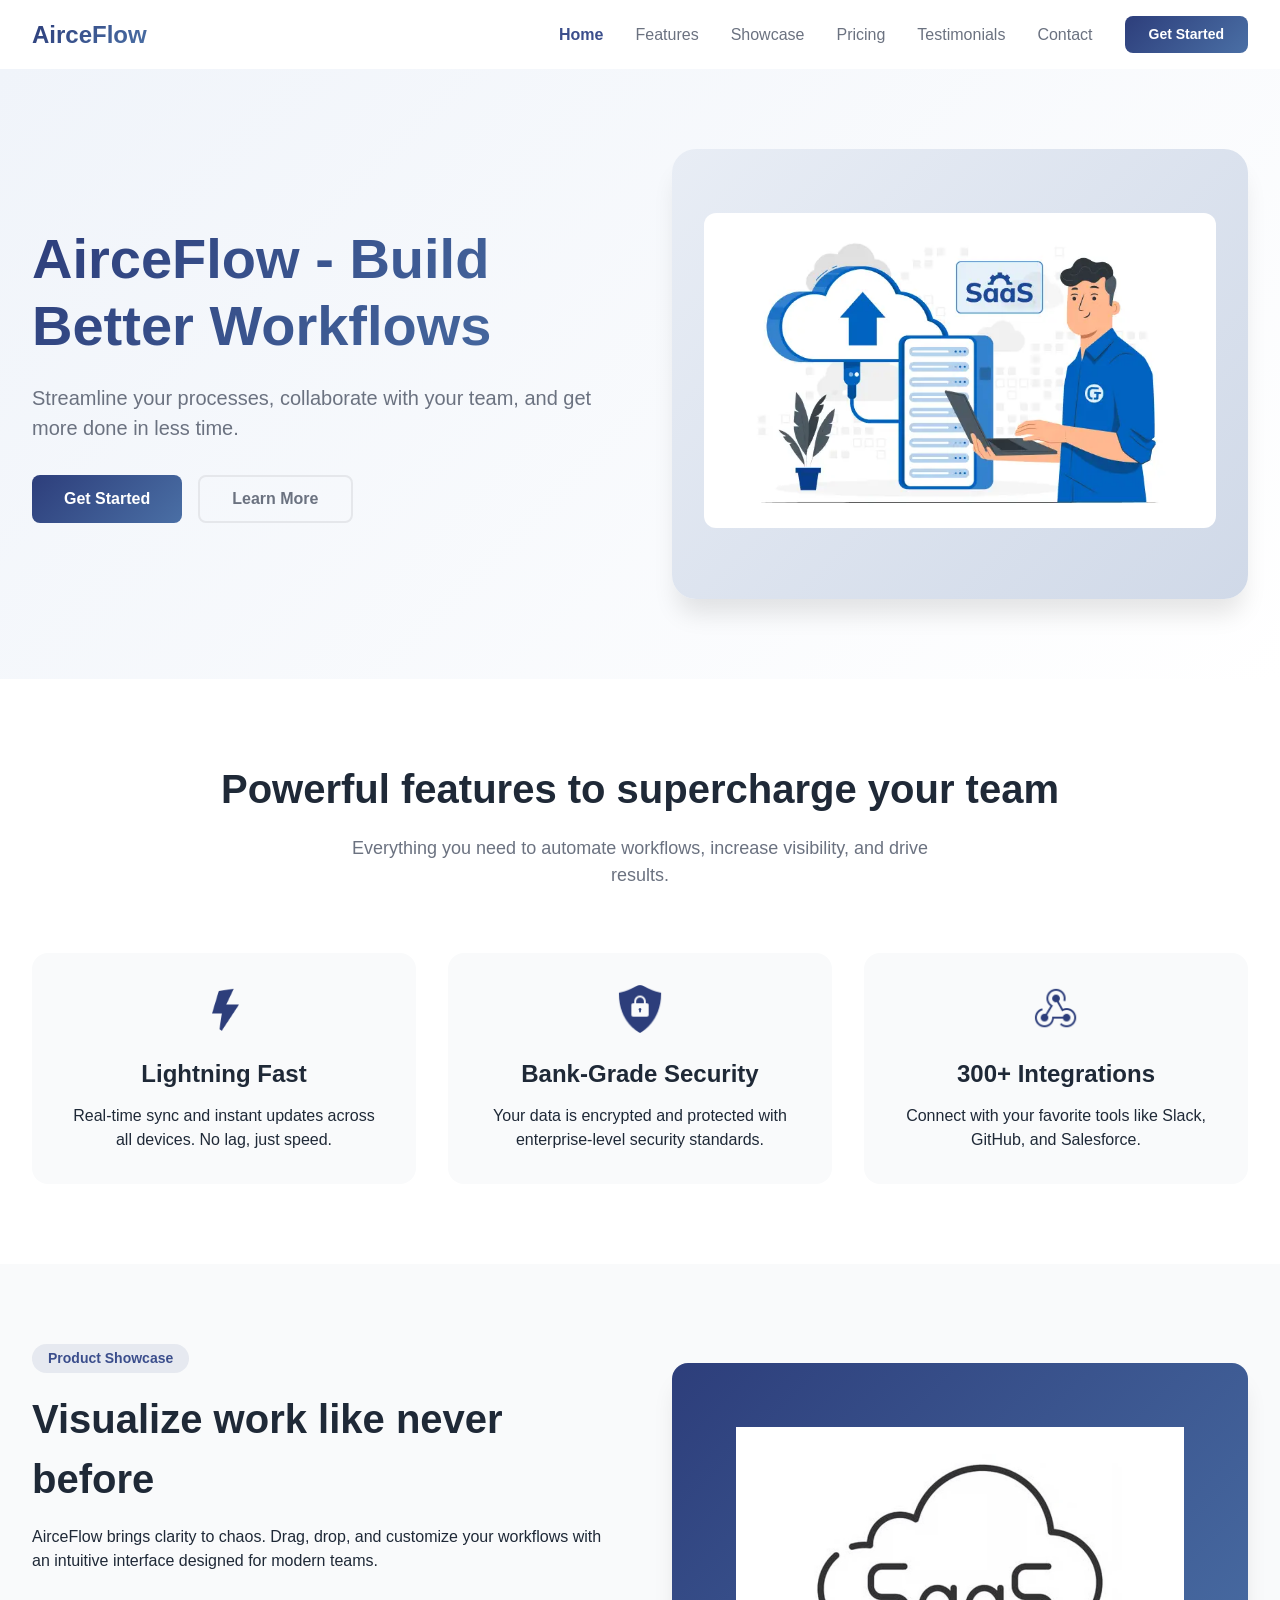
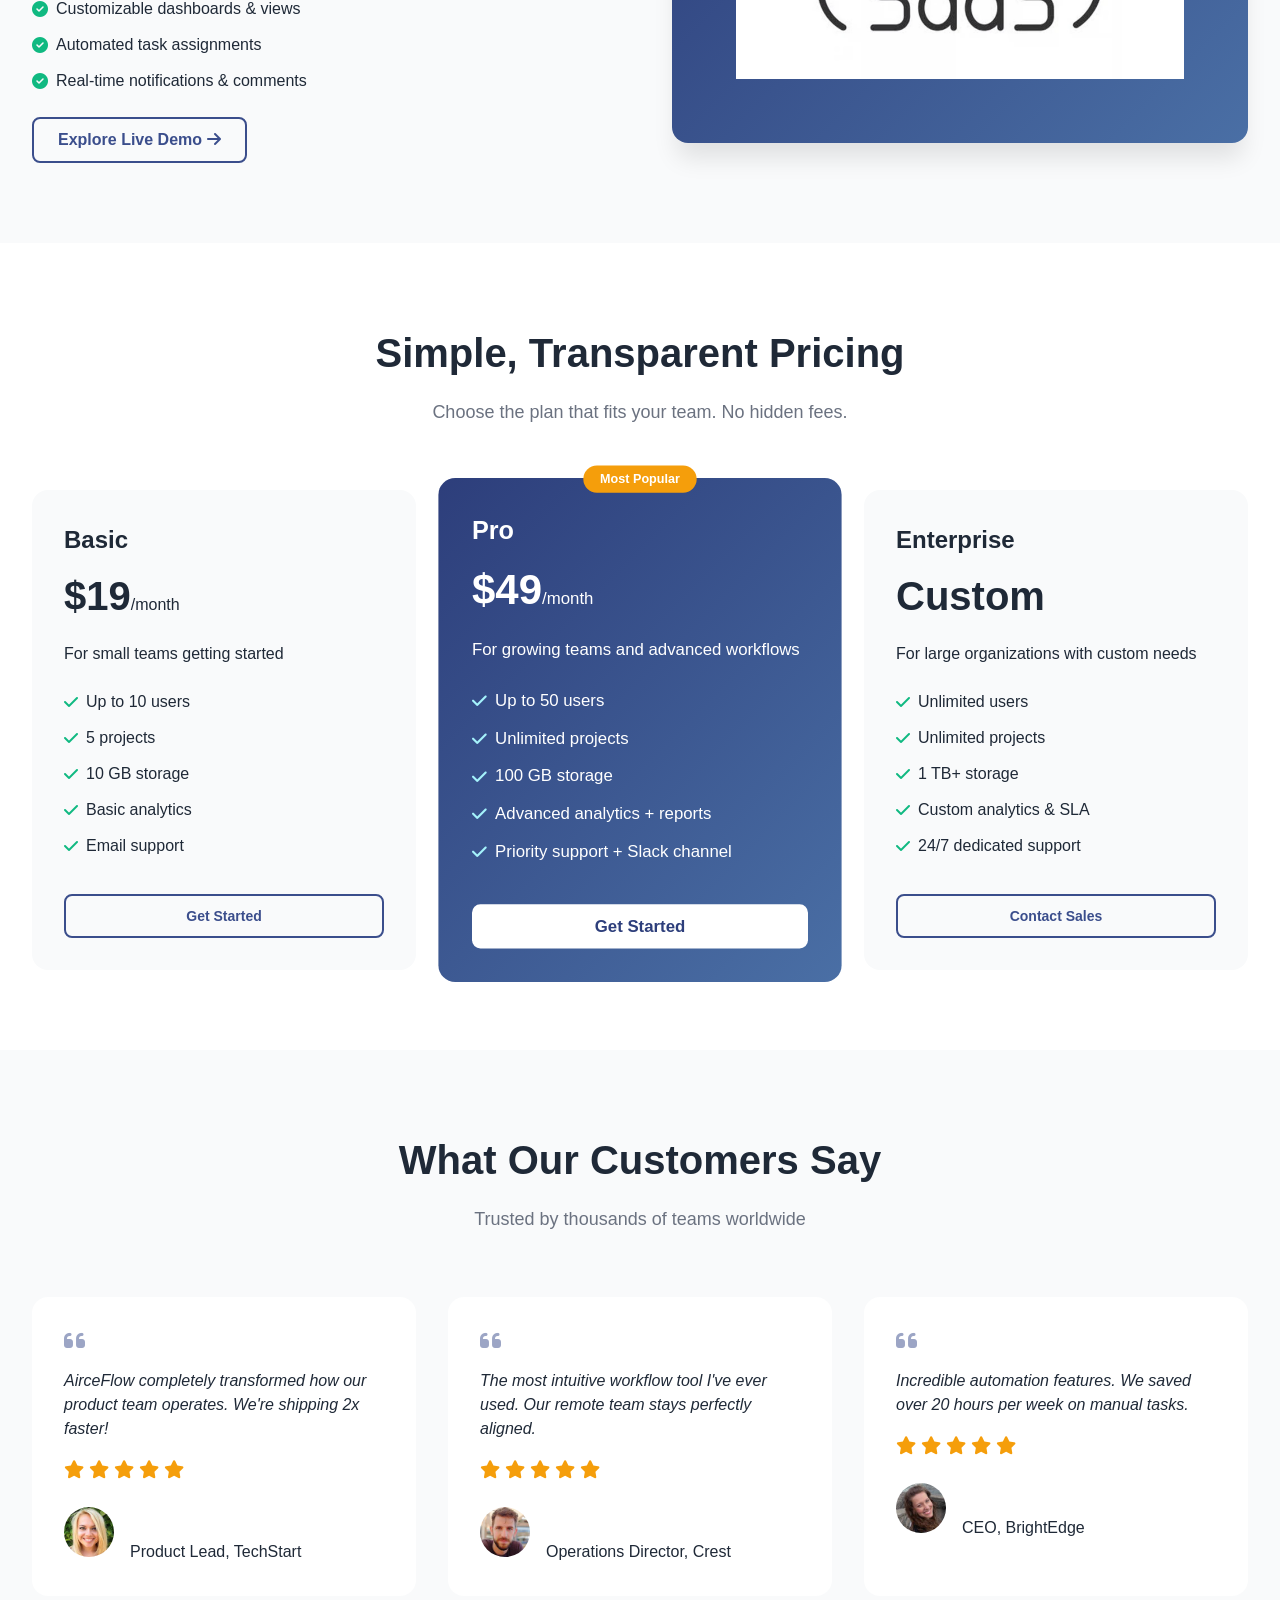
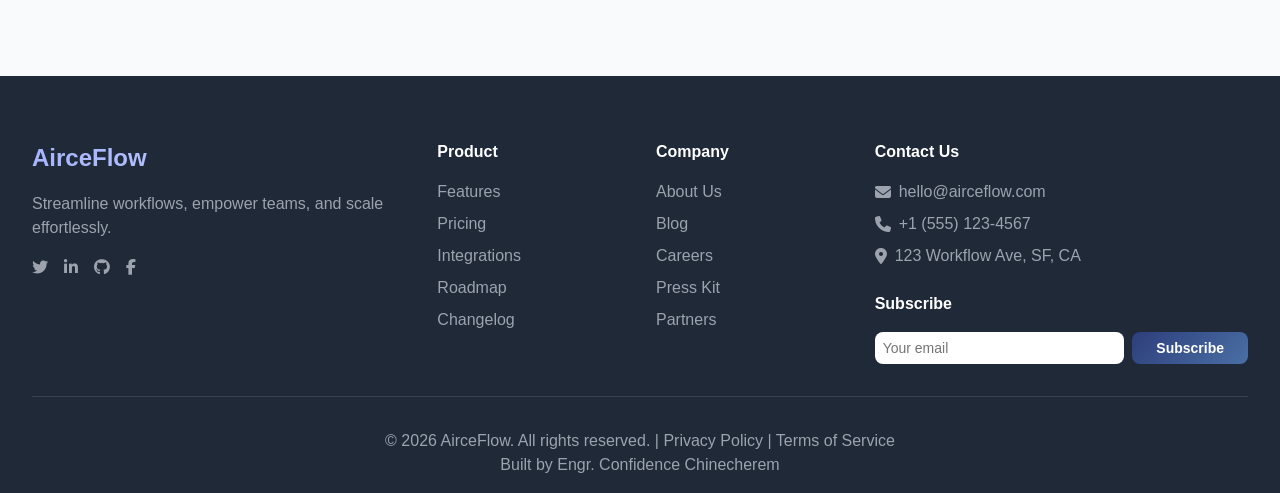
<file: projects/sass_website/index.html>
<!DOCTYPE html>
<html lang="en">
<head>
    <meta charset="UTF-8">
    <meta name="viewport" content="width=device-width, initial-scale=1.0, viewport-fit=cover, user-scalable=yes">
    <title>AirceFlow | Modern Workflow Solutions</title>
    <meta name="description" content="Streamline your processes, collaborate with your team, and get more done in less time with AirceFlow.">
    <meta name="keywords" content="workflow management software, team collaboration tool, productivity tool, project management software, task management system, workflow automation tool, SaaS productivity platform, Airtable alternative">
    <meta name="author" content="Cofidence Chinecherem">
    <meta name="robots" content="index, follow">


        <!-- OPEN GRAPH (SOCIAL MEDIA PREVIEW) -->
    <meta property="og:title" content="AirceFlow | Workflow Management Platform">
    <meta property="og:description" content="Organize your workflows, manage tasks, and collaborate with your team in one powerful platform.">
    <meta property="og:type" content="website">
    <meta property="og:url" content="https://airceflow.com">
    <meta property="og:image" content="https://airceflow.com/assets/images/logo.png">
    <meta property="og:image:alt" content="AirceFlow dashboard preview">
    <meta name="og:site_name" content="AirceFlow">

         <!-- Twitter SEO -->
          
    <meta name="twitter:card" content="summary_large_image">
    <meta name="twitter:title" content="AirceFlow | Workflow Management Platform">
    <meta name="twitter:description" content="Organize your workflows, manage tasks, and collaborate with your team in one powerful platform.">
    <meta name="twitter:image" content="https://airceflow.com/assets/images/logo.png">
    
    <meta name="theme-color" content="#3B4E8C">

    <!-- Compiled CSS from SCSS -->
    <link rel="stylesheet" href="css/style.css">
    <link rel="icon" href="assets/images/logo.png" type="image/png">
    <link rel="apple-touch-icon" href="assets/images/logo.png">
    <link rel="canonical" href="https://airceflow.com">
  <link rel="stylesheet" href="https://cdnjs.cloudflare.com/ajax/libs/font-awesome/6.5.0/css/all.min.css">

    <script type="application/ld+json">
    {
    "@context": "https://schema.org",
    "@type": "SoftwareApplication",
    "name": "AirceFlow",
    "applicationCategory": "BusinessApplication",
    "operatingSystem": "Web",
    "description": "Workflow management and team collaboration platform.",
    "offers": {
        "@type": "Offer",
        "price": "19",
        "priceCurrency": "USD"
    }
    }
    </script>

</head>
<body>

    <!-- skip link for screen readers -->
    <a href="#main" class="skip-link">Skip to main content</a>

    <!-- header / navbar -->
    <header id="header" class="site-header">
        <nav id="navbar" class="navbar" aria-label="Main navigation">
            <div class="navbar-container">
                <!-- logo -->
                <div class="logo">
                    <a href="/" aria-label="AirceFlow homepage">AirceFlow</a>
                </div>

                <!-- hamburger button (mobile) -->
                <button class="hamburger" id="hamburgerBtn" aria-label="Menu" aria-expanded="false">
                    <span class="hamburger-line"></span>
                    <span class="hamburger-line"></span>
                    <span class="hamburger-line"></span>
                </button>

                <!-- navbar links + cta -->
                <div class="nav-menu" id="navMenu">
                    <ul class="navbar-links">
                        <li><a href="#hero" class="nav-link">Home</a></li>
                        <li><a href="#features" class="nav-link">Features</a></li>
                        <li><a href="#showcase" class="nav-link">Showcase</a></li>
                        <li><a href="#pricing" class="nav-link">Pricing</a></li>
                        <li><a href="#testimonials" class="nav-link">Testimonials</a></li>
                        <li><a href="#contact" class="nav-link">Contact</a></li>
                    </ul>
                    <div class="navbar-cta">
                        <a href="#pricing" class="btn-primary btn-sm">Get Started</a>
                    </div>
                </div>
            </div>
        </nav>
    </header>

    <!-- main content -->
    <main id="main">
        <!-- hero section -->
        <section id="hero" class="hero-section">
            <div class="container hero-grid">
                <div class="hero-text fade-in">
                    <h1>AirceFlow - Build Better Workflows</h1>
                    <p>Streamline your processes, collaborate with your team, and get more done in less time.</p>
                    <div class="hero-buttons">
                        <a href="#pricing" class="btn-primary">Get Started</a>
                        <button type="button" class="btn-secondary" aria-label="Learn more about AirceFlow">Learn More</button>
                    </div>
                </div>
                <div class="hero-image fade-in">
                    <div class="image-placeholder">
                        <img src="assets/images/sass.png" 
                             alt="AirceFlow product dashboard preview showing workflow management interface"
                             loading="eager"
                             width="600"
                             height="400">
                    </div>
                </div>
            </div>
        </section>
        

        <!-- features section -->
        <section id="features" class="features-section">
            <div class="container">
                <div class="section-header fade-in">
                    <h2>Powerful features to supercharge your team</h2>
                    <p>Everything you need to automate workflows, increase visibility, and drive results.</p>
                </div>
                <div class="features-grid">
                    <div class="feature-card fade-in">
                        <div class="feature-icon">
                            <img src="assets/icons/icons8-lightning-bolt-64.png" 
                                 alt="Lightning bolt icon representing speed"
                                 loading="lazy"
                                 width="48"
                                 height="48">
                        </div>
                        <h3>Lightning Fast</h3>
                        <p>Real-time sync and instant updates across all devices. No lag, just speed.</p>
                    </div>
                    <div class="feature-card fade-in">
                        <div class="feature-icon">
                            <img src="assets/icons/icons8-security-shield-50.png" 
                                 alt="Security shield icon representing protection"
                                 loading="lazy"
                                 width="48"
                                 height="48">
                        </div>
                        <h3>Bank-Grade Security</h3>
                        <p>Your data is encrypted and protected with enterprise-level security standards.</p>
                    </div>
                  
                    <div class="feature-card fade-in">
                        <div class="feature-icon">
                            <img src="assets/icons/icons8-webhook-50.png" 
                                 alt="Plugin icon representing integrations"
                                 loading="lazy"
                                 width="48"
                                 height="48">
                        </div>
                        <h3>300+ Integrations</h3>
                        <p>Connect with your favorite tools like Slack, GitHub, and Salesforce.</p>
                    </div>


                </div>
            </div>
        </section>

        <!-- showcase section -->
        <section id="showcase" class="showcase-section">
            <div class="container showcase-grid">
                <div class="showcase-content fade-in">
                    <span class="showcase-tag">Product Showcase</span>
                    <h2>Visualize work like never before</h2>
                    <p>AirceFlow brings clarity to chaos. Drag, drop, and customize your workflows with an intuitive interface designed for modern teams.</p>
                    <ul class="showcase-list">
                        <li><i class="fa-solid fa-circle-check" aria-hidden="true"></i> Customizable dashboards & views</li>
                        <li><i class="fa-solid fa-circle-check" aria-hidden="true" ></i> Automated task assignments</li>
                        <li><i class="fa-solid fa-circle-check" aria-hidden="true"></i> Real-time notifications & comments</li>
                        
                    </ul>
                    <button class="btn-outline">Explore Live Demo <i class="fa-solid fa-arrow-right"></i></button>
                </div>
<div class="showcase-image fade-in">
    <div class="image-placeholder demo-box">
        <video 
            autoplay 
            muted 
            tabindex="0"
            loop 
            playsinline
            preload="none"
            aria-label="Product demo showing AirceFlow workflow interface"
            poster="assets/images/demo.avif">
            
            <source src="assets/images/demo.mp4" type="video/mp4">
            
            Your browser does not support the video tag.
        </video>
    </div>
</div>
            </div>
        </section>

        <!-- pricing section -->
        <section id="pricing" class="pricing-section">
            <div class="container">
                <div class="section-header fade-in">
                    <h2>Simple, Transparent Pricing</h2>
                    <p>Choose the plan that fits your team. No hidden fees.</p>
                </div>
                <div class="pricing-grid " role="list">
                    <!-- Basic Plan -->
                    <div class="pricing-card fade-in" role="listitem">
                        <div class="plan-name">Basic</div>
                        <div class="price">$19<span>/month</span></div>
                        <p class="plan-desc">For small teams getting started</p>
                        <ul class="features-list">
                            <li><i class="fa-solid fa-check" aria-hidden="true" ></i> Up to 10 users</li>
                            <li><i class="fa-solid fa-check" aria-hidden="true" ></i> 5 projects</li>
                            <li><i class="fa-solid fa-check" aria-hidden="true" ></i> 10 GB storage</li>
                            <li><i class="fa-solid fa-check" aria-hidden="true" ></i> Basic analytics</li>
                            <li><i class="fa-solid fa-check" aria-hidden="true" ></i> Email support</li>
                        </ul>
                        <button class="btn-primary-outline">Get Started</button>
                    </div>
                    <!-- Pro Plan (highlighted) -->
                    <div class="pricing-card featured fade-in">
                        <div class="popular-badge">Most Popular</div>
                        <div class="plan-name">Pro</div>
                        <div class="price">$49<span>/month</span></div>
                        <p class="plan-desc">For growing teams and advanced workflows</p>
                        <ul class="features-list">
                            <li><i class="fa-solid fa-check" aria-hidden="true" ></i> Up to 50 users</li>
                            <li><i class="fa-solid fa-check" aria-hidden="true" ></i> Unlimited projects</li>
                            <li><i class="fa-solid fa-check" aria-hidden="true" ></i> 100 GB storage</li>
                            <li><i class="fa-solid fa-check" aria-hidden="true" ></i> Advanced analytics + reports</li>
                            <li><i class="fa-solid fa-check" aria-hidden="true" ></i> Priority support + Slack channel</li>
                        </ul>
                        <button class="btn-primary">Get Started</button>
                    </div>
                    <!-- Enterprise Plan -->
                    <div class="pricing-card fade-in">
                        <div class="plan-name">Enterprise</div>
                        <div class="price">Custom</div>
                        <p class="plan-desc">For large organizations with custom needs</p>
                        <ul class="features-list">
                            <li><i class="fa-solid fa-check" aria-hidden="true" ></i> Unlimited users</li>
                            <li><i class="fa-solid fa-check" aria-hidden="true" ></i> Unlimited projects</li>
                            <li><i class="fa-solid fa-check" aria-hidden="true" ></i> 1 TB+ storage</li>
                            <li><i class="fa-solid fa-check" aria-hidden="true" ></i> Custom analytics & SLA</li>
                            <li><i class="fa-solid fa-check" aria-hidden="true" ></i> 24/7 dedicated support</li>
                        </ul>
                        <button class="btn-primary-outline">Contact Sales</button>
                    </div>
                </div>
            </div>
        </section>

        <!-- testimonials section -->
        <section id="testimonials" class="testimonials-section">
            <div class="container">
                <div class="section-header fade-in">
                    <h2>What Our Customers Say</h2>
                    <p>Trusted by thousands of teams worldwide</p>
                </div>
                <div class="testimonials-grid">
                    <div class="testimonial-card fade-in">
                        <div class="quote-icon"><i class="fa-solid fa-quote-left"></i></div>
                        <p class="testimonial-text">AirceFlow completely transformed how our product team operates. We're shipping 2x faster!</p>
                        <div class="stars" aria-label="5 out of 5 stars">
                        <i class="fa-solid fa-star"></i>
                        <i class="fa-solid fa-star"></i>
                        <i class="fa-solid fa-star"></i>
                        <i class="fa-solid fa-star"></i>
                        <i class="fa-solid fa-star"></i>
                    </div>
                        <div class="customer-info">
                            <div class="avatar">
                                <img src="assets/images/jessica.jpg" 
                                     alt="Jessica Davis avatar"
                                     loading="lazy"
                                     width="50"
                                     height="50">
                            </div>
                            <div>
                                <h4>Jessica Davis</h4>
                                <span>Product Lead, TechStart</span>
                            </div>
                        </div>
                    </div>
                    <div class="testimonial-card fade-in">
                        <div class="quote-icon"><i class="fa-solid fa-quote-left"></i></div>
                        <p class="testimonial-text">The most intuitive workflow tool I've ever used. Our remote team stays perfectly aligned.</p>
                        <div class="stars" aria-label="5 out of 5 stars">
                        <i class="fa-solid fa-star"></i>
                        <i class="fa-solid fa-star"></i>
                        <i class="fa-solid fa-star"></i>
                        <i class="fa-solid fa-star"></i>
                        <i class="fa-solid fa-star"></i>
                    </div>
                        <div class="customer-info">
                            <div class="avatar">
                                <img src="assets/images/micheal.jpg" 
                                     alt="Michael Chen avatar"
                                     loading="lazy"
                                     width="50"
                                     height="50">
                            </div>
                            <div>
                                <h4>Michael Chen</h4>
                                <span>Operations Director, Crest</span>
                            </div>
                        </div>
                    </div>
                    <div class="testimonial-card fade-in">
                        <div class="quote-icon"><i class="fa-solid fa-quote-left"></i></div>
                        <p class="testimonial-text">Incredible automation features. We saved over 20 hours per week on manual tasks.</p>
                        <div class="stars" aria-label="5 out of 5 stars">
                        <i class="fa-solid fa-star"></i>
                        <i class="fa-solid fa-star"></i>
                        <i class="fa-solid fa-star"></i>
                        <i class="fa-solid fa-star"></i>
                        <i class="fa-solid fa-star"></i>
                    </div>
                        <div class="customer-info">
                            <div class="avatar">
                                <img src="assets/images/sophia.jpg" 
                                     alt="Sophia Rodriguez avatar"
                                     loading="lazy"
                                     width="50"
                                     height="50">
                            </div>
                            <div>
                                <h4>Sophia Rodriguez</h4>
                                <span>CEO, BrightEdge</span>
                            </div>
                        </div>
                    </div>
                </div>
            </div>
        </section>
    </main>

    <!-- footer -->
    <footer id="contact" class="footer-section">
        <div class="container">
            <div class="footer-grid">
                <div class="footer-brand">
                    <div class="logo-footer">AirceFlow</div>
                    <p>Streamline workflows, empower teams, and scale effortlessly.</p>
                    <div class="social-icons">
                        <a href="https://twitter.com/airceflow" aria-label="Twitter"><i class="fa-brands fa-twitter"></i></a>
                        <a href="https://linkedin.com/airceflow" aria-label="LinkedIn"><i class="fa-brands fa-linkedin-in"></i></a>
                        <a href="https://github.com/airceflow" aria-label="GitHub"><i class="fa-brands fa-github"></i></a>
                        <a href="https://facebook.com/airceflow" aria-label="Facebook"><i class="fa-brands fa-facebook-f"></i></a>
                    </div>
                </div>
                <div class="footer-links">
                    <h4>Product</h4>
                    <ul>
                        <li><a href="#features">Features</a></li>
                        <li><a href="#pricing">Pricing</a></li>
                        <li><a href="#">Integrations</a></li>
                        <li><a href="#">Roadmap</a></li>
                        <li><a href="#">Changelog</a></li>
                    </ul>
                </div>
                <div class="footer-links">
                    <h4>Company</h4>
                    <ul>
                        <li><a href="#">About Us</a></li>
                        <li><a href="#">Blog</a></li>
                        <li><a href="#">Careers</a></li>
                        <li><a href="#">Press Kit</a></li>
                        <li><a href="#">Partners</a></li>
                    </ul>
                </div>
                <div class="footer-contact">
                    <h4>Contact Us</h4>
                    <p><i class="fa-solid fa-envelope" aria-hidden="true"></i> hello@airceflow.com</p>
                    <p><i class="fa-solid fa-phone" aria-hidden="true" ></i> +1 (555) 123-4567</p>
                    <p><i class="fa-solid fa-location-dot" aria-hidden="true" ></i> 123 Workflow Ave, SF, CA</p>
                    <div class="newsletter">
                        <h4>Subscribe</h4>
                        <div class="newsletter-input">
                            <input type="email" placeholder="Your email" aria-label="Email for newsletter">
                            <button class="btn-primary btn-sm">Subscribe</button>
                        </div>
                    </div>
                </div>
            </div>
            <div class="footer-bottom">
                <p>&copy; <span id="currentYear"></span> AirceFlow. All rights reserved. | <a href="#">Privacy Policy</a> | <a href="#">Terms of Service</a></p>
                        <p>Built by <a href="https://confidencechinecherem.com/" target="_blank">Engr. Confidence Chinecherem</a></p>
            </div>
        </div>
    </footer>

    <!-- Back to Top Button -->
    <button id="backToTop" class="back-to-top" aria-label="Back to top">
        <i class="fa-solid fa-arrow-up" aria-hidden="true"></i>
    </button>

    <script src="js/script.js"></script>
</body>
</html>
</file>
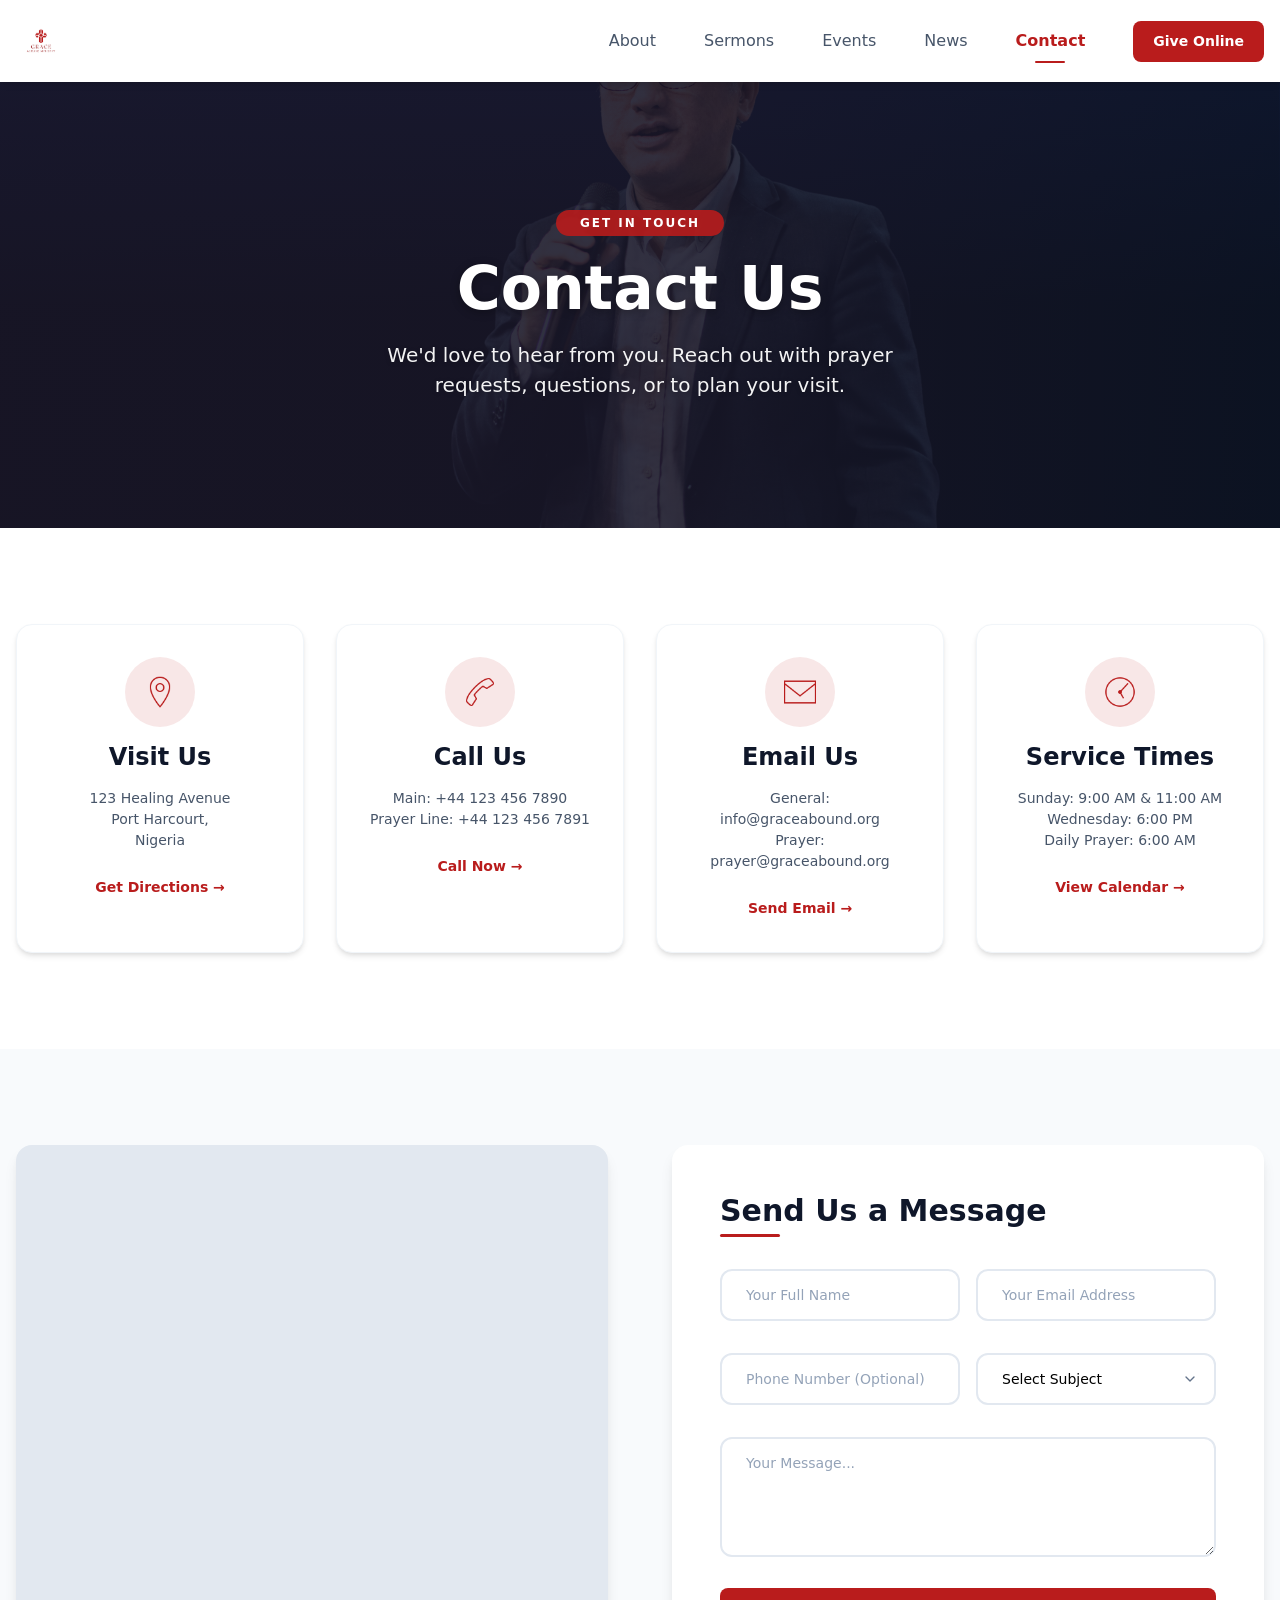
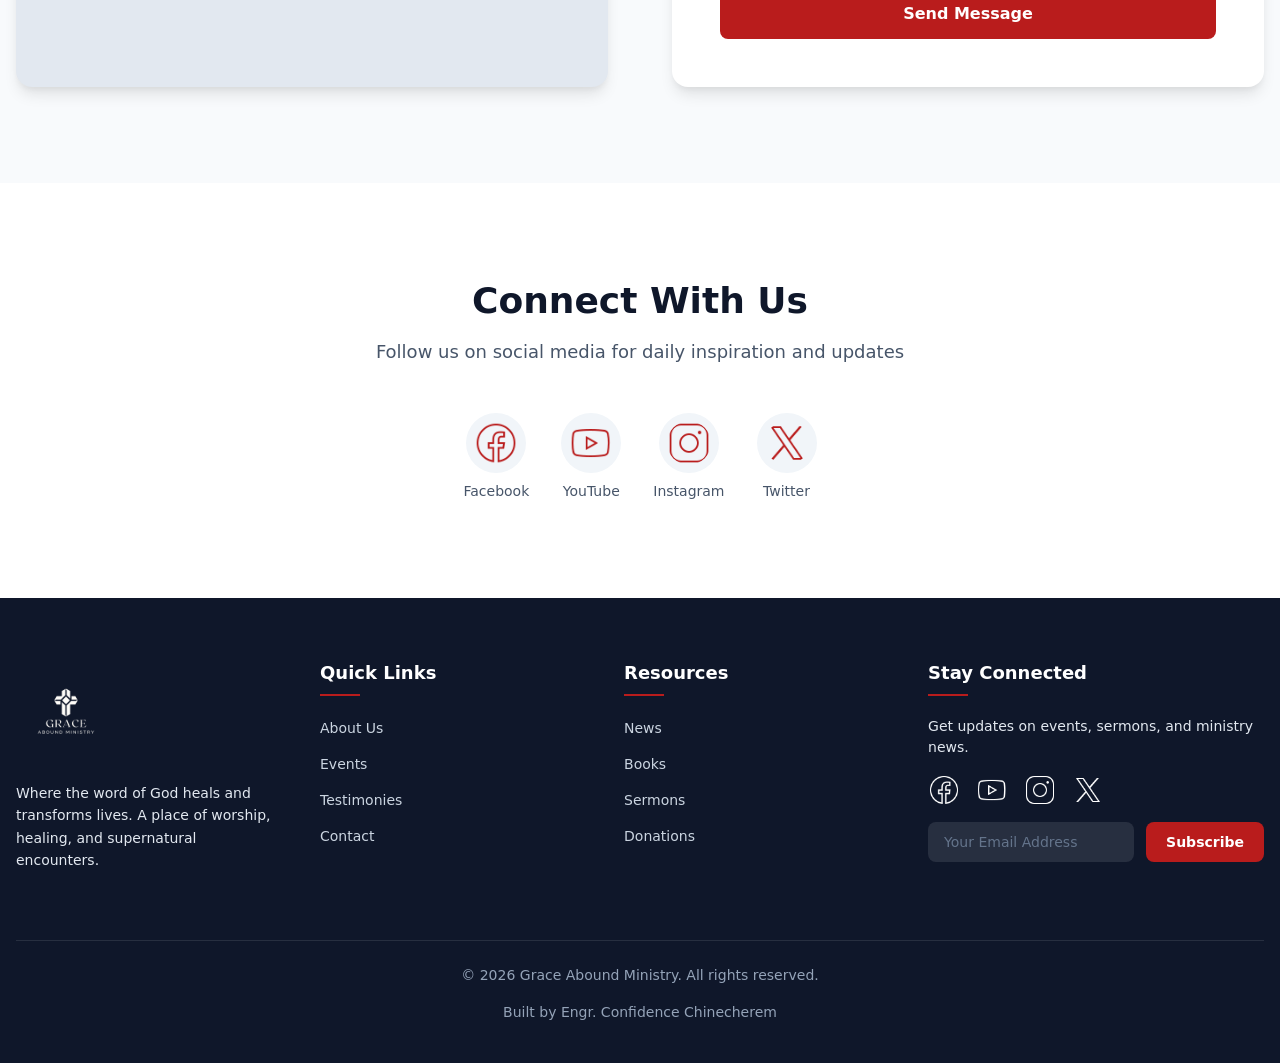
<file: projects/church_website/contact.html>
<!DOCTYPE html>
<html lang="en">
<head>
    <meta charset="UTF-8">
    <meta name="viewport" content="width=device-width, initial-scale=1.0">
    <title>Contact Us | Grace Abound Ministry</title>
    <meta name="description" content="Get in touch with Grace Abound Ministry. Find our location, service times, prayer requests, and contact information.">
    <meta name="author" content="Confidence Chinecherem">
    <link rel="stylesheet" href="css/style.css">
    <!-- Favicon -->
    <link rel="icon" type="image/svg+xml" href="assets/favicon/favicon.png">
</head>
<body>

    <!-- Skip Link -->
    <a href="#main-content" class="skip-link">Skip to main content</a>

    <!-- Header -->
    <header class="site-header" id="siteHeader">
        <nav class="navbar" aria-label="Main navigation">
            <div class="navbar-container">
                <div class="logo">
                    <a href="/">
                        <img src="assets/images/logo.png" alt="Grace Abound Ministry Logo" class="logo-img">
                    </a>
                </div>

                <button class="hamburger" id="hamburgerBtn" aria-label="Menu" aria-expanded="false">
                    <span class="hamburger-line"></span>
                    <span class="hamburger-line"></span>
                    <span class="hamburger-line"></span>
                </button>

                <div class="nav-menu" id="navMenu">
                    <ul class="navbar-links">
                        <li><a href="about.html" class="nav-link">About</a></li>
                        <li><a href="sermons.html" class="nav-link">Sermons</a></li>
                        <li><a href="events.html" class="nav-link">Events</a></li>
                        <li><a href="news.html" class="nav-link">News</a></li>
                        <li><a href="contact.html" class="active nav-link">Contact</a></li>
                    </ul>
                    <div class="navbar-cta">
                        <a href="donations.html" class="btn btn-primary btn-sm">Give Online</a>
                    </div>
                </div>
            </div>
        </nav>
    </header>

    <main id="main-content">

        <!-- ============================================ -->
        <!-- CONTACT HERO                                  -->
        <!-- ============================================ -->
<!-- ============================================ -->
<!-- CONTACT HERO WITH BACKGROUND IMAGE            -->
<!-- ============================================ -->
<!-- ============================================ -->
<!-- CONTACT HERO WITH BACKGROUND IMAGE            -->
<!-- ============================================ -->
<section class="contact-hero">
    <div class="container">
        <div class="hero-content">
            <span class="hero-tag">Get in Touch</span>
            <h1>Contact Us</h1>
            <p class="hero-text">We'd love to hear from you. Reach out with prayer requests, questions, or to plan your visit.</p>
        </div>
    </div>
</section>

        <!-- ============================================ -->
        <!-- CONTACT INFO GRID                             -->
        <!-- ============================================ -->
        <section class="contact-info-section">
            <div class="container">
                <div class="contact-info-grid">
                    <div class="info-card">
                        <div class="info-icon">
                            <img src="assets/icons/location.png" alt="Location">
                        </div>
                        <h3>Visit Us</h3>
                        <p>123 Healing Avenue<br>Port Harcourt, <br>Nigeria</p>
                        <a href="#" class="info-link">Get Directions →</a>
                    </div>
                    <div class="info-card">
                        <div class="info-icon">
                            <img src="assets/icons/call.png" alt="Phone">
                        </div>
                        <h3>Call Us</h3>
                        <p>Main: +44 123 456 7890<br>Prayer Line: +44 123 456 7891</p>
                        <a href="tel:+441234567890" class="info-link">Call Now →</a>
                    </div>
                    <div class="info-card">
                        <div class="info-icon">
                            <img src="assets/icons/email.png" alt="Email">
                        </div>
                        <h3>Email Us</h3>
                        <p>General: info@graceabound.org<br>Prayer: prayer@graceabound.org</p>
                        <a href="mailto:info@graceabound.org" class="info-link">Send Email →</a>
                    </div>
                    <div class="info-card">
                        <div class="info-icon">
                            <img src="assets/icons/clock.png" alt="Service Times">
                        </div>
                        <h3>Service Times</h3>
                        <p>Sunday: 9:00 AM & 11:00 AM<br>Wednesday: 6:00 PM<br>Daily Prayer: 6:00 AM</p>
                        <a href="events.html" class="info-link">View Calendar →</a>
                    </div>
                </div>
            </div>
        </section>

        <!-- ============================================ -->
        <!-- MAP & FORM SECTION                           -->
        <!-- ============================================ -->
        <section class="map-form-section">
            <div class="container">
                <div class="map-form-grid">
                    <!-- Map Column -->
                    <div class="map-column">
                        <div class="map-wrapper">
                            <iframe 
                                src="https://www.google.com/maps/embed?pb=!1m18!1m12!1m3!1d2483.123456789!2d-0.127758!3d51.507351!2m3!1f0!2f0!3f0!3m2!1i1024!2i768!4f13.1!3m3!1m2!1s0x0%3A0x0!2zNTHCsDMwJzI2LjUiTiAwwrAwNyczOS45Ilc!5e0!3m2!1sen!2suk!4v1234567890!5m2!1sen!2suk" 
                                width="100%" 
                                height="100%" 
                                style="border:0; min-height: 400px;" 
                                allowfullscreen="" 
                                loading="lazy"
                                title="Church Location Map">
                            </iframe>
                        </div>
                    </div>

                    <!-- Form Column -->
                    <div class="form-column">
                        <div class="form-wrapper">
                            <h2>Send Us a Message</h2>
                            <form id="contactForm">
                                <div class="form-row">
                                    <div class="form-group">
                                        <input type="text" placeholder="Your Full Name" required>
                                    </div>
                                    <div class="form-group">
                                        <input type="email" placeholder="Your Email Address" required>
                                    </div>
                                </div>
                                <div class="form-row">
                                    <div class="form-group">
                                        <input type="tel" placeholder="Phone Number (Optional)">
                                    </div>
                                    <div class="form-group">
                                        <select required>
                                            <option value="">Select Subject</option>
                                            <option value="prayer">Prayer Request</option>
                                            <option value="visit">Plan a Visit</option>
                                            <option value="general">General Inquiry</option>
                                            <option value="partnership">Partnership</option>
                                        </select>
                                    </div>
                                </div>
                                <div class="form-group">
                                    <textarea rows="5" placeholder="Your Message..." required></textarea>
                                </div>
                                <button type="submit" class="btn btn-primary btn-block">Send Message</button>
                            </form>
                        </div>
                    </div>
                </div>
            </div>
        </section>



        <!-- ============================================ -->
        <!-- SOCIAL MEDIA CONNECT                          -->
        <!-- ============================================ -->
        <section class="social-connect-section">
            <div class="container">
                <div class="social-connect-wrapper">
                    <h2>Connect With Us</h2>
                    <p>Follow us on social media for daily inspiration and updates</p>
                    <div class="social-icons-large">
                        <a href="#" class="social-icon">
                            <img src="assets/icons/facebook.png" alt="Facebook">
                            <span>Facebook</span>
                        </a>
                        <a href="#" class="social-icon">
                            <img src="assets/icons/youtube.png" alt="YouTube">
                            <span>YouTube</span>
                        </a>
                        <a href="#" class="social-icon">
                            <img src="assets/icons/instagram.png" alt="Instagram">
                            <span>Instagram</span>
                        </a>
                        <a href="#" class="social-icon">
                            <img src="assets/icons/twitter.png" alt="Twitter">
                            <span>Twitter</span>
                        </a>
                    </div>
                </div>
            </div>
        </section>

    </main>


    <!-- ============================================ -->
    <!-- FOOTER                                        -->
    <!-- ============================================ -->
    <footer class="site-footer">
        <div class="container">
            <div class="footer-grid">
                <div class="footer-about">
                    <img src="assets/images/logo1.png" alt="Grace Abound Ministry Logo" class="footer-logo">
                    <p>Where the word of God heals and transforms lives. A place of worship, healing, and supernatural encounters.</p>
                </div>
                
                <div class="footer-links">
                    <h3>Quick Links</h3>
                    <ul>
                        <li><a href="about.html">About Us</a></li>
                        <li><a href="events.html">Events</a></li>
                        <li><a href="testimonies.html">Testimonies</a></li>
                        <li><a href="contact.html">Contact</a></li>
                    </ul>
                </div>

                <div class="footer-links">
                    <h3>Resources</h3>
                    <ul>
                        <li><a href="#">News</a></li>
                        <li><a href="#">Books</a></li>
                        <li><a href="sermons.html">Sermons</a></li>
                        <li><a href="donations.html">Donations</a></li>
                    </ul>
                </div>

                
                <div class="footer-newsletter">
                    <h3>Stay Connected</h3>
                    <p>Get updates on events, sermons, and ministry news.</p>
                                    <div class="social-links">
                        <a href="#" aria-label="Facebook">
                            <img src="assets/icons/facebook.png" alt="Facebook">
                        </a>
                        <a href="#" aria-label="YouTube">
                            <img src="assets/icons/youtube.png" alt="YouTube">
                        </a>
                        <a href="#" aria-label="Instagram">
                            <img src="assets/icons/instagram.png" alt="Instagram">
                        </a>
                        <a href="#" aria-label="Twitter">
                            <img src="assets/icons/twitter.png" alt="Twitter">
                        </a>
                    </div>
                  <form class="newsletter-form">
                        <input type="email" placeholder="Your Email Address">
                        <button type="submit" class="btn btn-primary btn-sm">Subscribe</button>
                    </form>
                </div>
            </div>
            
            <div class="copyright">
                <p>&copy; 2026 Grace Abound Ministry. All rights reserved.</p>
                <p>Built by <a href="https://confidencechinecherem.com/" target="_blank">Engr. Confidence Chinecherem</a></p>
            </div>
        </div>
    </footer>

    <script src="js/script.js"></script>
</body>
</html>
</file>
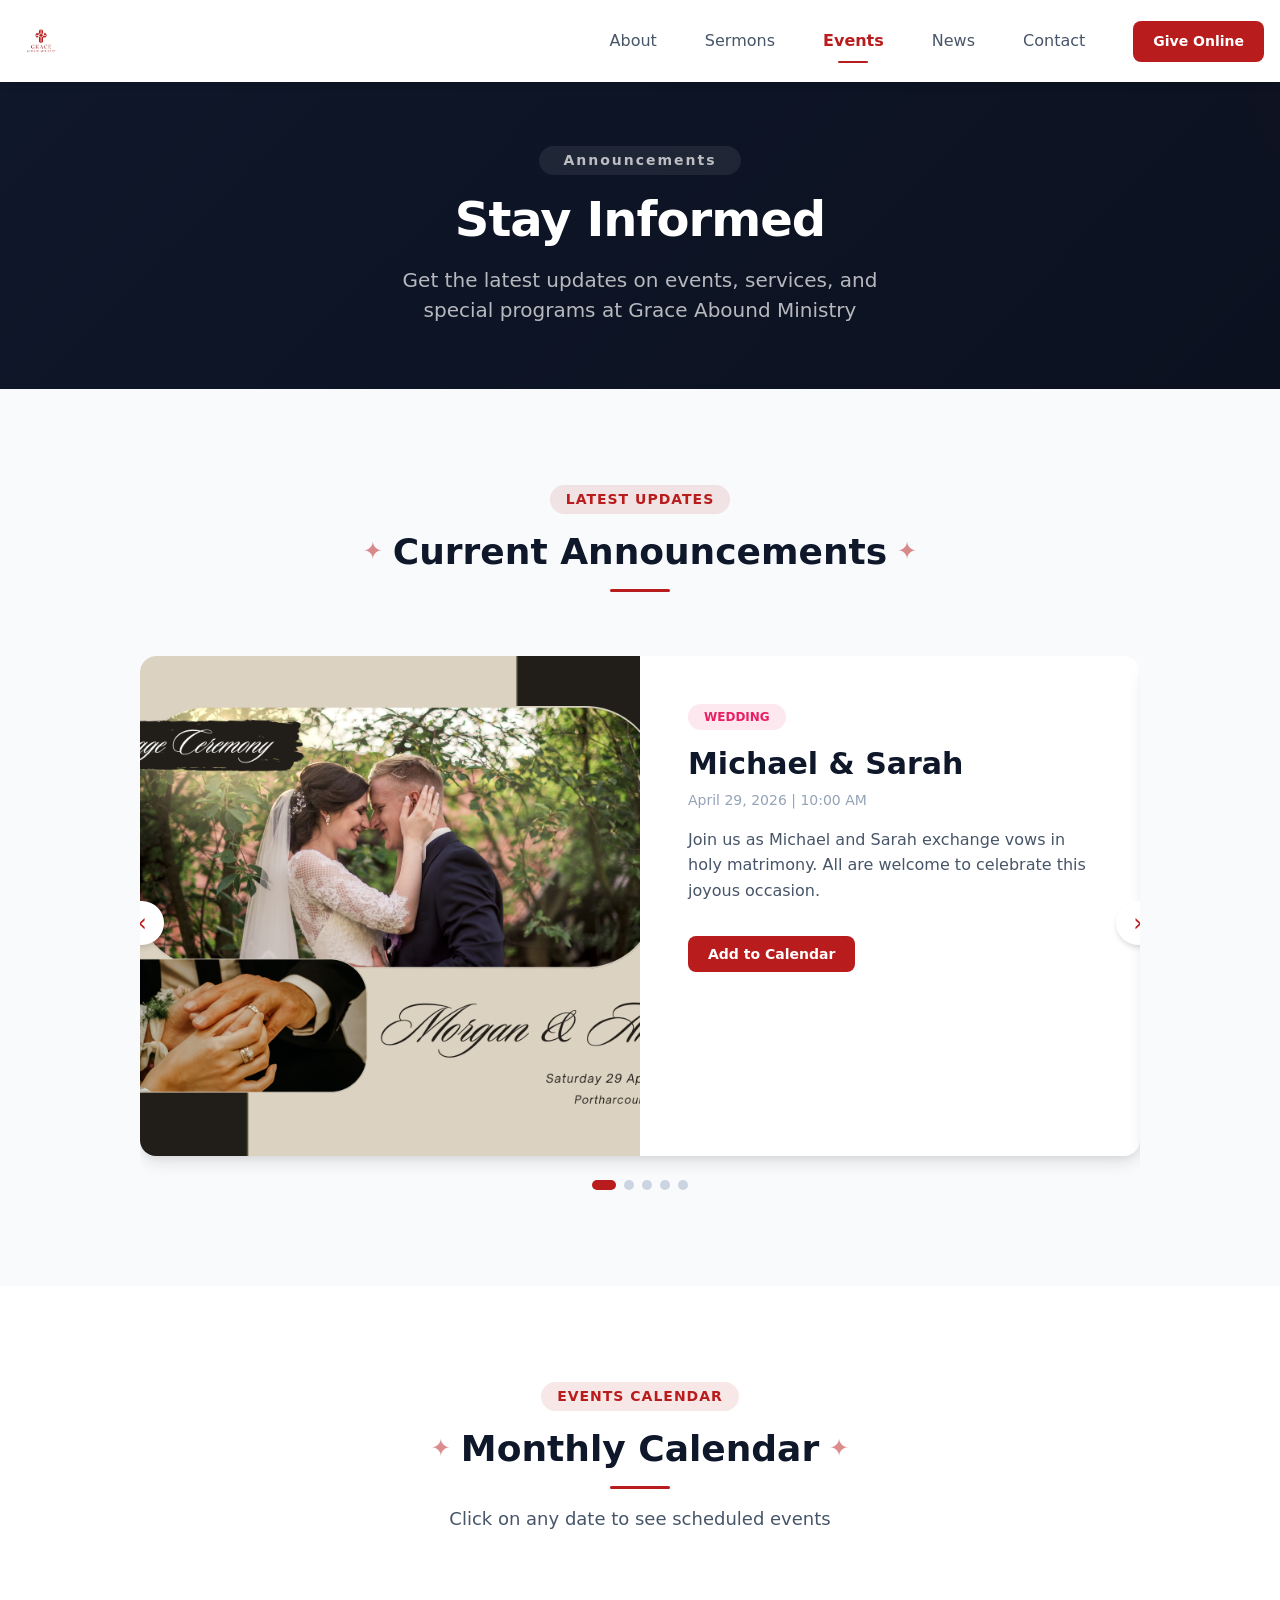
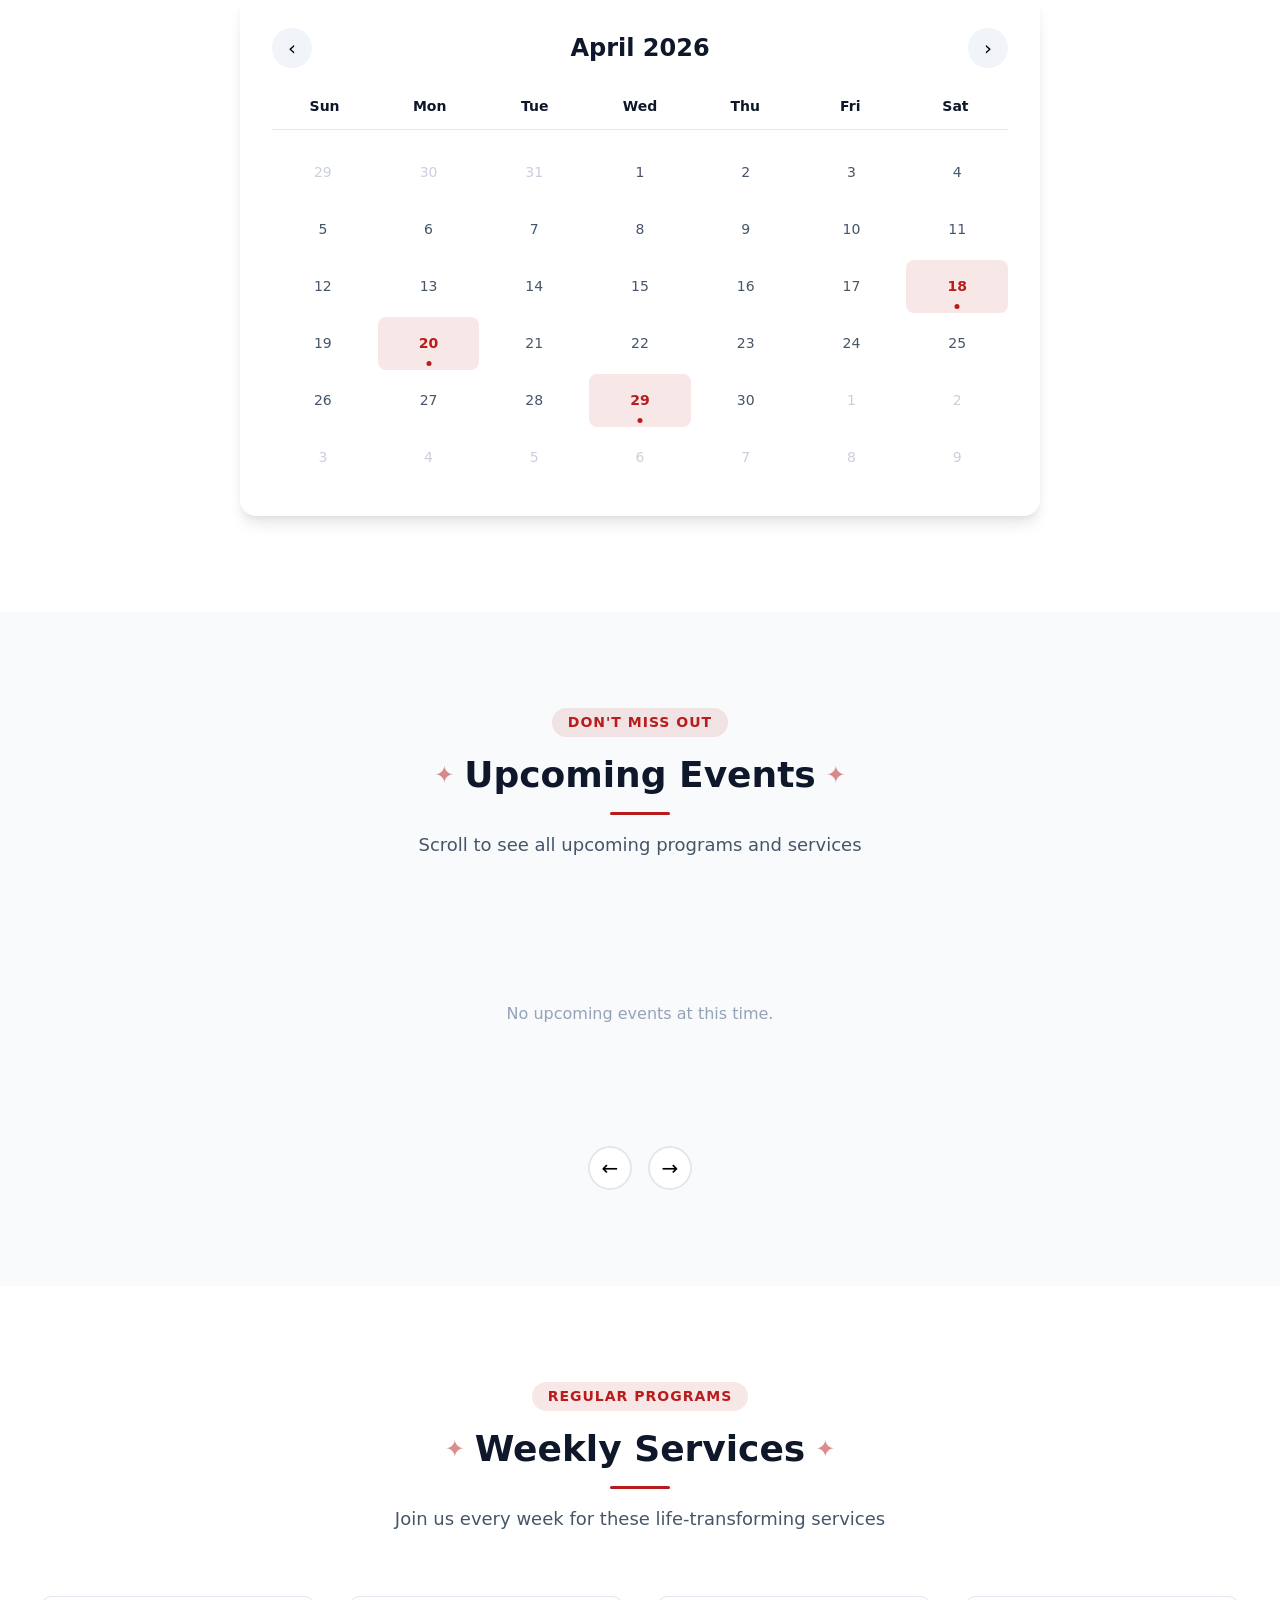
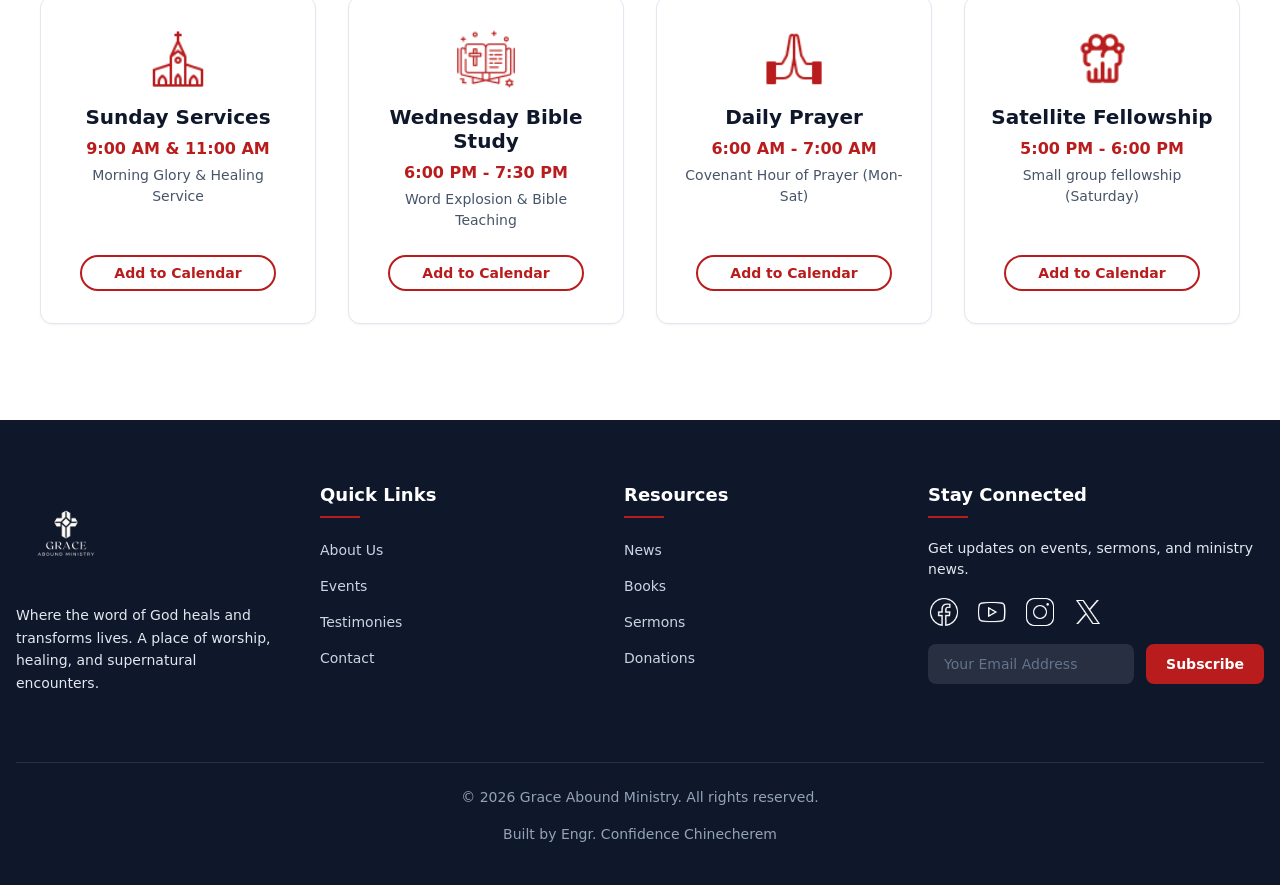
<file: projects/church_website/events.html>
<!DOCTYPE html>
<html lang="en">
<head>
    <meta charset="UTF-8">
    <meta name="viewport" content="width=device-width, initial-scale=1.0">
    <title>Events | Grace Abound Ministry</title>
    <meta name="description" content="Stay updated with upcoming events, services, and programs at Grace Abound Ministry. Join us for worship, conferences, and special services.">
    <meta name="author" content="Confidence Chinecherem">
    <link rel="stylesheet" href="css/style.css">

    <!-- Favicon -->
    <link rel="icon" type="image/svg+xml" href="assets/favicon/favicon.png">
</head>
<body>

    <!-- Skip Link -->
    <a href="#main-content" class="skip-link">Skip to main content</a>

    <!-- ============================================ -->
    <!-- HEADER / NAVIGATION                           -->
    <!-- ============================================ -->
    <!-- ============================================ -->
    <!-- HEADER / NAVIGATION                           -->
    <!-- ============================================ -->
    <header class="site-header" id="siteHeader">
        <nav class="navbar" aria-label="Main navigation">
            <div class="navbar-container">
                <div class="logo">
                    <a href="/">
                        <img src="assets/images/logo.png" alt="Grace Abound Ministry Logo" class="logo-img">
                    </a>
                </div>

                <button class="hamburger" id="hamburgerBtn" aria-label="Menu" aria-expanded="false">
                    <span class="hamburger-line"></span>
                    <span class="hamburger-line"></span>
                    <span class="hamburger-line"></span>
                </button>

                <div class="nav-menu" id="navMenu">
                    <ul class="navbar-links">
                        <li><a href="about.html" class=" nav-link">About</a></li>
                        <li><a href="sermons.html" class="nav-link">Sermons</a></li>
                        <li><a href="events.html" class="active nav-link">Events</a></li>
                        <li><a href="news.html" class="nav-link">News</a></li>
                        <li><a href="contact.html" class="nav-link">Contact</a></li>
                    </ul>
                    <div class="navbar-cta">
                        <a href="donations.html" class="btn btn-primary btn-sm">Give Online</a>
                    </div>
                </div>
            </div>
        </nav>
    </header>

    <main id="main-content">

        <!-- ============================================ -->
        <!-- SECTION 1: ANNOUNCEMENT BANNER (Hero Replacement) -->
        <!-- ============================================ -->
        <section class="announcement-banner-section">
            <div class="container">
                <div class="announcement-banner-content">
                    <span class="announcement-tag">Announcements</span>
                    <h1>Stay Informed</h1>
                    <p>Get the latest updates on events, services, and special programs at Grace Abound Ministry</p>
                </div>
            </div>
        </section>

        <!-- ============================================ -->
        <!-- SECTION 2: ANNOUNCEMENTS CAROUSEL (5 Slides) -->
        <!-- ============================================ -->
        <section class="announcements-carousel-section">
            <div class="container">
                <div class="section-header text-center">
                    <span class="section-tag">Latest Updates</span>
                    <br>
                    <h2>Current Announcements</h2>
                    <div class="section-divider"></div>
                </div>
                
                <div class="announcements-carousel-container">
                    <div class="announcements-carousel-wrapper" id="announcementsCarousel">
                        <!-- Slide 1 - Wedding Announcement -->
                        <div class="announcement-slide">
                            <div class="announcement-slide-image">
                                <img src="assets/images/wedding1.png" alt="Wedding Announcement">
                                <div class="announcement-overlay"></div>
                            </div>
                            <div class="announcement-slide-content">
                                <span class="announcement-category wedding">Wedding</span>
                                <h3>Michael & Sarah</h3>
                                <p class="announcement-date">April 29, 2026 | 10:00 AM</p>
                                <p class="announcement-desc">Join us as Michael and Sarah exchange vows in holy matrimony. All are welcome to celebrate this joyous occasion.</p>
                                <button class="btn btn-primary btn-sm add-to-calendar-announcement" data-title="Wedding: Michael & Sarah" data-date="2026-04-29" data-time="10:00" data-location="Main Sanctuary">Add to Calendar</button>
                            </div>
                        </div>
                        
                        <!-- Slide 2 - Midweek Service -->
                        <div class="announcement-slide">
                            <div class="announcement-slide-image">
                                <img src="assets/images/prayer.jpg" alt="Midweek Service">
                                <div class="announcement-overlay"></div>
                            </div>
                            <div class="announcement-slide-content">
                                <span class="announcement-category service">Midweek Service</span>
                                <h3>Wednesday Bible Study</h3>
                                <p class="announcement-date">Every Wednesday | 6:00 PM</p>
                                <p class="announcement-desc">Join us for powerful Word exposition, prayer, and fellowship. Experience spiritual growth and breakthrough.</p>
                                <button class="btn btn-primary btn-sm add-to-calendar-announcement" data-title="Wednesday Bible Study" data-date="2026-04-16" data-time="18:00" data-location="Main Sanctuary" data-recurring="weekly">Add to Calendar</button>
                            </div>
                        </div>
                        
                        <!-- Slide 3 - Healing Service -->
                        <div class="announcement-slide">
                            <div class="announcement-slide-image">
                                <img src="assets/images/testimony.png" alt="Healing Service">
                                <div class="announcement-overlay"></div>
                            </div>
                            <div class="announcement-slide-content">
                                <span class="announcement-category special">Special Service</span>
                                <h3>Healing & Miracle Service</h3>
                                <p class="announcement-date">April 20, 2026 | 9:00 AM</p>
                                <p class="announcement-desc">Special service focused on divine healing and supernatural miracles. God is still in the healing business!</p>
                                <button class="btn btn-primary btn-sm add-to-calendar-announcement" data-title="Healing & Miracle Service" data-date="2026-04-20" data-time="09:00" data-location="Main Sanctuary">Add to Calendar</button>
                            </div>
                        </div>
                        
                        <!-- Slide 4 - Women's Conference -->
                        <div class="announcement-slide">
                            <div class="announcement-slide-image">
                                <img src="assets/images/leadership.png" alt="Women's Conference">
                                <div class="announcement-overlay"></div>
                            </div>
                            <div class="announcement-slide-content">
                                <span class="announcement-category conference">Conference</span>
                                <h3>Women of Grace Conference</h3>
                                <p class="announcement-date">May 10-12, 2026 | 10:00 AM Daily</p>
                                <p class="announcement-desc">Empowering women through God's Word. Guest ministers from across the nation.</p>
                                <button class="btn btn-primary btn-sm add-to-calendar-announcement" data-title="Women of Grace Conference" data-date="2026-05-10" data-time="10:00" data-location="Conference Hall">Add to Calendar</button>
                            </div>
                        </div>
                        
                        <!-- Slide 5 - Youth Fire Night -->
                        <div class="announcement-slide">
                            <div class="announcement-slide-image">
                                <img src="assets/images/fellowship.png" alt="Youth Fire Night">
                                <div class="announcement-overlay"></div>
                            </div>
                            <div class="announcement-slide-content">
                                <span class="announcement-category youth">Youth</span>
                                <h3>Youth Fire Night</h3>
                                <p class="announcement-date">Every Friday | 5:00 PM</p>
                                <p class="announcement-desc">Dynamic worship, powerful word, and intense prayer for the next generation.</p>
                                <button class="btn btn-primary btn-sm add-to-calendar-announcement" data-title="Youth Fire Night" data-date="2026-04-18" data-time="17:00" data-location="Youth Chapel" data-recurring="weekly">Add to Calendar</button>
                            </div>
                        </div>
                    </div>
                    
                    <button class="carousel-nav prev-announcement" aria-label="Previous">‹</button>
                    <button class="carousel-nav next-announcement" aria-label="Next">›</button>
                    <div class="carousel-dots-announcement"></div>
                </div>
            </div>
        </section>

        <!-- ============================================ -->
        <!-- SECTION 3: CALENDAR SECTION                   -->
        <!-- ============================================ -->
        <section class="calendar-section">
            <div class="container">
                <div class="section-header text-center">
                    <span class="section-tag">Events Calendar</span>
                    <br>
                    <h2>Monthly Calendar</h2>
                    <div class="section-divider"></div>
                    <p class="section-subtitle">Click on any date to see scheduled events</p>
                </div>
                
                <div class="calendar-wrapper">
                    <div class="calendar-header">
                        <button class="calendar-nav-btn prev-month-btn">‹</button>
                        <h3 id="currentMonthYear"></h3>
                        <button class="calendar-nav-btn next-month-btn">›</button>
                    </div>
                    <div class="calendar-weekdays">
                        <span>Sun</span><span>Mon</span><span>Tue</span><span>Wed</span><span>Thu</span><span>Fri</span><span>Sat</span>
                    </div>
                    <div class="calendar-days-grid" id="calendarDaysGrid"></div>
                </div>
            </div>
        </section>

        <!-- ============================================ -->
        <!-- SECTION 4: UPCOMING EVENTS (Scrollable List)  -->
        <!-- ============================================ -->
        <section class="upcoming-events-list-section">
            <div class="container">
                <div class="section-header text-center">
                    <span class="section-tag">Don't Miss Out</span>
                    <br>
                    <h2>Upcoming Events</h2>
                    <div class="section-divider"></div>
                    <p class="section-subtitle">Scroll to see all upcoming programs and services</p>
                </div>
                
                <div class="scrollable-events-container">
                    <div class="scrollable-events-wrapper" id="scrollableEventsList">
                        <!-- Events will be populated by JavaScript -->
                    </div>
                    <div class="scroll-controls">
                        <button class="scroll-control scroll-left">←</button>
                        <button class="scroll-control scroll-right">→</button>
                    </div>
                </div>
            </div>
        </section>

        <!-- ============================================ -->
        <!-- SECTION 5: WEEKLY SERVICES                    -->
        <!-- ============================================ -->
        <section class="weekly-services-section">
            <div class="container">
                <div class="section-header text-center">
                    <span class="section-tag">Regular Programs</span>
                    <br>
                    <h2>Weekly Services</h2>
                    <div class="section-divider"></div>
                    <p class="section-subtitle">Join us every week for these life-transforming services</p>
                </div>
                
                <div class="weekly-services-grid">
                    <div class="service-card">
                        <div class="service-icon">
                            <img src="assets/icons/church.png" alt="Sunday Service">
                        </div>
                        <h3>Sunday Services</h3>
                        <p class="service-time">9:00 AM & 11:00 AM</p>
                        <p class="service-desc">Morning Glory & Healing Service</p>
                        <button class="btn-add-recurring" data-title="Sunday Service" data-day="Sunday" data-time="09:00">Add to Calendar</button>
                    </div>
                    <div class="service-card">
                        <div class="service-icon">
                            <img src="assets/icons/bible.png" alt="Bible Study">
                        </div>
                        <h3>Wednesday Bible Study</h3>
                        <p class="service-time">6:00 PM - 7:30 PM</p>
                        <p class="service-desc">Word Explosion & Bible Teaching</p>
                        <button class="btn-add-recurring" data-title="Wednesday Bible Study" data-day="Wednesday" data-time="18:00">Add to Calendar</button>
                    </div>
                    <div class="service-card">
                        <div class="service-icon">
                            <img src="assets/icons/prayer.png" alt="Daily Prayer">
                        </div>
                        <h3>Daily Prayer</h3>
                        <p class="service-time">6:00 AM - 7:00 AM</p>
                        <p class="service-desc">Covenant Hour of Prayer (Mon-Sat)</p>
                        <button class="btn-add-recurring" data-title="Daily Prayer" data-day="Monday" data-time="06:00">Add to Calendar</button>
                    </div>
                    <div class="service-card">
                        <div class="service-icon">
                            <img src="assets/icons/fellowship.png" alt="Satellite Fellowship">
                        </div>
                        <h3>Satellite Fellowship</h3>
                        <p class="service-time">5:00 PM - 6:00 PM</p>
                        <p class="service-desc">Small group fellowship (Saturday)</p>
                        <button class="btn-add-recurring" data-title="Satellite Fellowship" data-day="Saturday" data-time="17:00">Add to Calendar</button>
                    </div>
                </div>
            </div>
        </section>

        <!-- ============================================ -->
        <!-- SECTION 6: EVENT DETAILS MODAL                -->
        <!-- ============================================ -->
        <div class="event-details-modal" id="eventDetailsModal">
            <div class="modal-container">
                <button class="modal-close-btn" id="closeModalBtn">×</button>
                <div class="modal-image">
                    <img id="modalEventImage" src="assets/images/join.png" alt="Event">
                </div>
                <div class="modal-content">
                    <span class="modal-category" id="modalEventCategory"></span>
                    <h2 id="modalEventTitle"></h2>
                    <div class="modal-datetime">
                        <div class="modal-date-item">
                            <img src="assets/icons/calender.png" alt="Date">
                            <span id="modalEventDate"></span>
                        </div>
                        <div class="modal-time-item">
                            <img src="assets/icons/clock.png" alt="Time">
                            <span id="modalEventTime"></span>
                        </div>
                        <div class="modal-location-item">
                            <img src="assets/icons/location.png" alt="Location">
                            <span id="modalEventLocation"></span>
                        </div>
                    </div>
                    <p class="modal-description" id="modalEventDescription"></p>
                    <div class="modal-actions">
                        <button class="modal-add-btn" id="modalAddToCalendar">
                            <img src="assets/icons/calender.png" alt="Add">
                            Add to My Calendar
                        </button>
                        <button class="modal-share-btn" id="modalShareEvent">
                            <img src="assets/icons/share.png" alt="Share">
                            Share Event
                        </button>
                    </div>
                </div>
            </div>
        </div>

    </main>

 <!-- Footer (Same as Homepage) -->
    <footer class="site-footer">
        <div class="container">
            <div class="footer-grid">
                <div class="footer-about">
                    <img src="assets/images/logo1.png" alt="Grace Abound Ministry Logo" class="footer-logo">
                    <p>Where the word of God heals and transforms lives. A place of worship, healing, and supernatural encounters.</p>
                </div>
                
                <div class="footer-links">
                    <h3>Quick Links</h3>
                    <ul>
                        <li><a href="about.html">About Us</a></li>
                        <li><a href="events.html">Events</a></li>
                        <li><a href="testimonies.html">Testimonies</a></li>
                        <li><a href="contact.html">Contact</a></li>
                    </ul>
                </div>

                <div class="footer-links">
                    <h3>Resources</h3>
                    <ul>
                        <li><a href="#">News</a></li>
                        <li><a href="#">Books</a></li>
                        <li><a href="sermons.html">Sermons</a></li>
                        <li><a href="donations.html">Donations</a></li>
                    </ul>
                </div>

                
                <div class="footer-newsletter">
                    <h3>Stay Connected</h3>
                    <p>Get updates on events, sermons, and ministry news.</p>
                                    <div class="social-links">
                        <a href="#" aria-label="Facebook">
                            <img src="assets/icons/facebook.png" alt="Facebook">
                        </a>
                        <a href="#" aria-label="YouTube">
                            <img src="assets/icons/youtube.png" alt="YouTube">
                        </a>
                        <a href="#" aria-label="Instagram">
                            <img src="assets/icons/instagram.png" alt="Instagram">
                        </a>
                        <a href="#" aria-label="Twitter">
                            <img src="assets/icons/twitter.png" alt="Twitter">
                        </a>
                    </div>
                  <form class="newsletter-form">
                        <input type="email" placeholder="Your Email Address">
                        <button type="submit" class="btn btn-primary btn-sm">Subscribe</button>
                    </form>
                </div>
            </div>
            
            <div class="copyright">
                <p>&copy; 2026 Grace Abound Ministry. All rights reserved.</p>
                <p>Built by <a href="https://confidencechinecherem.com/" target="_blank">Engr. Confidence Chinecherem</a></p>
            </div>
        </div>
    </footer>


    <script src="js/script.js"></script>
</body>
</html>
</file>
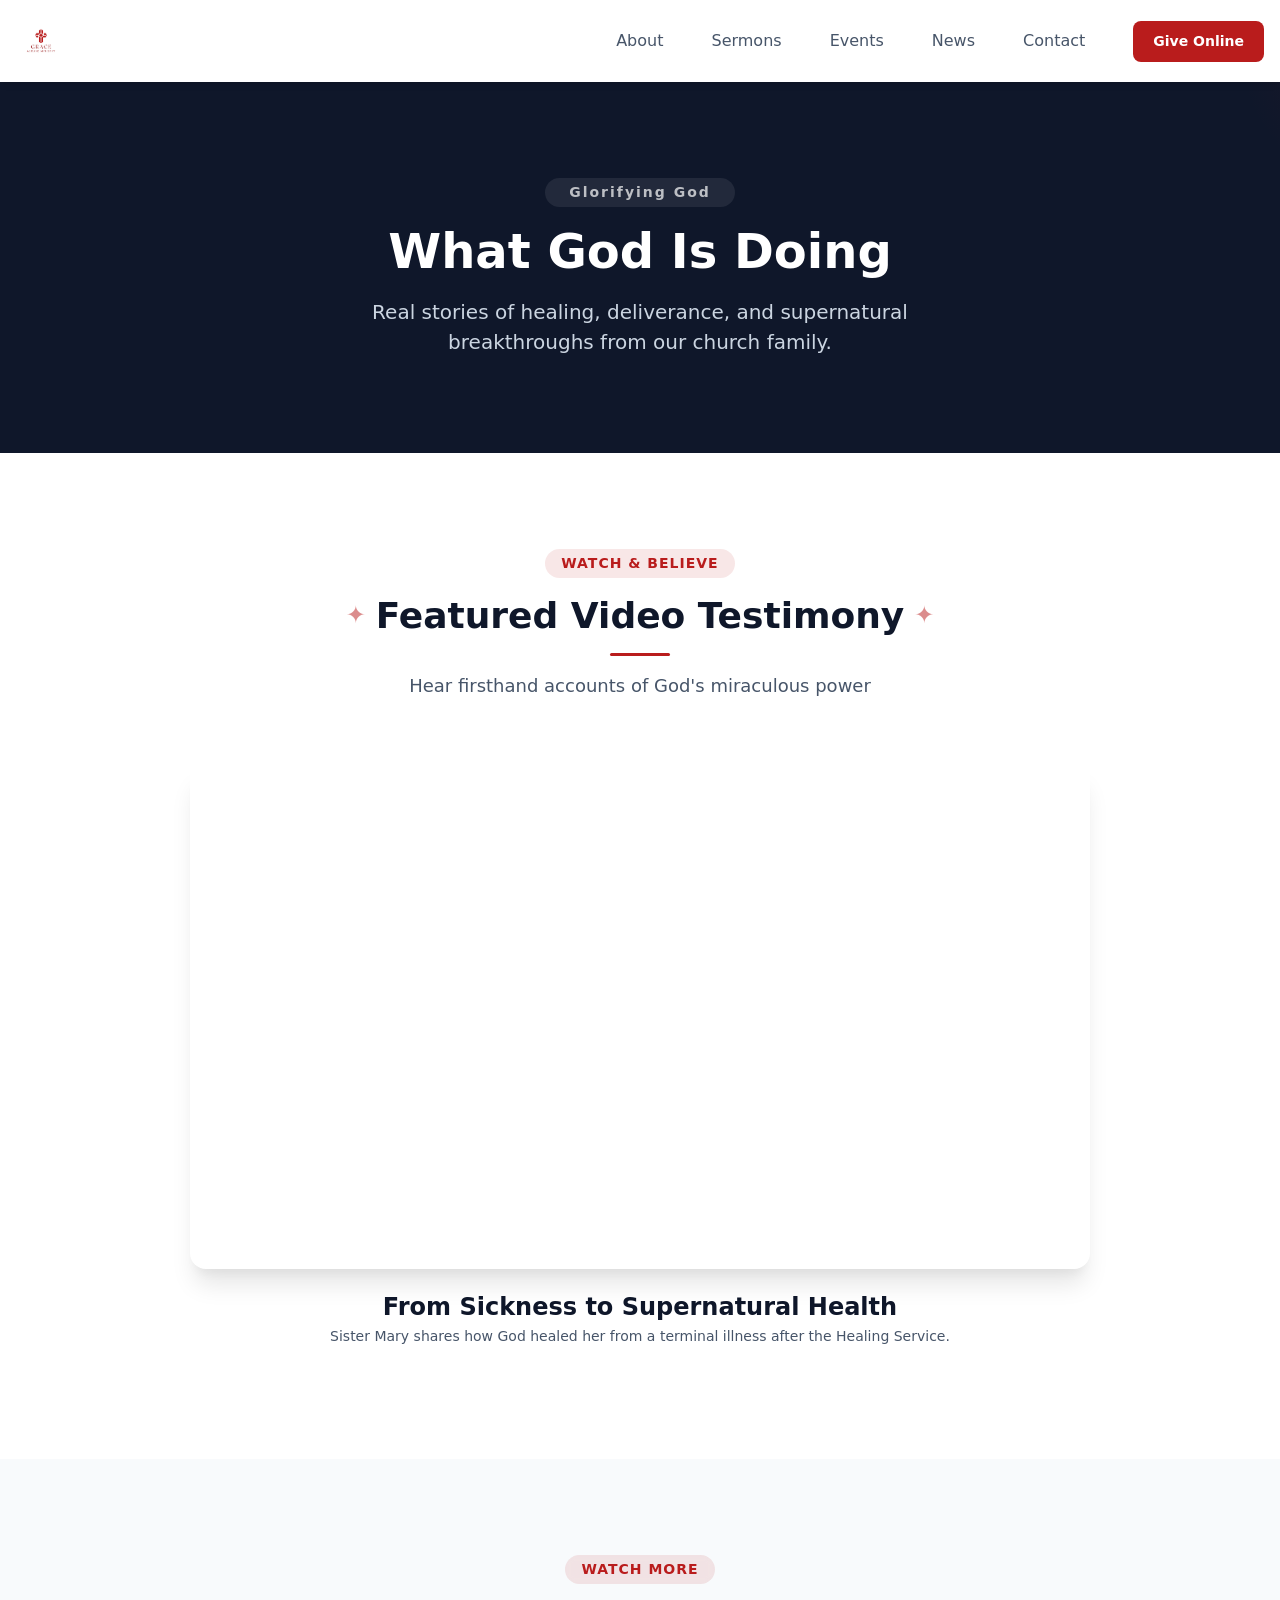
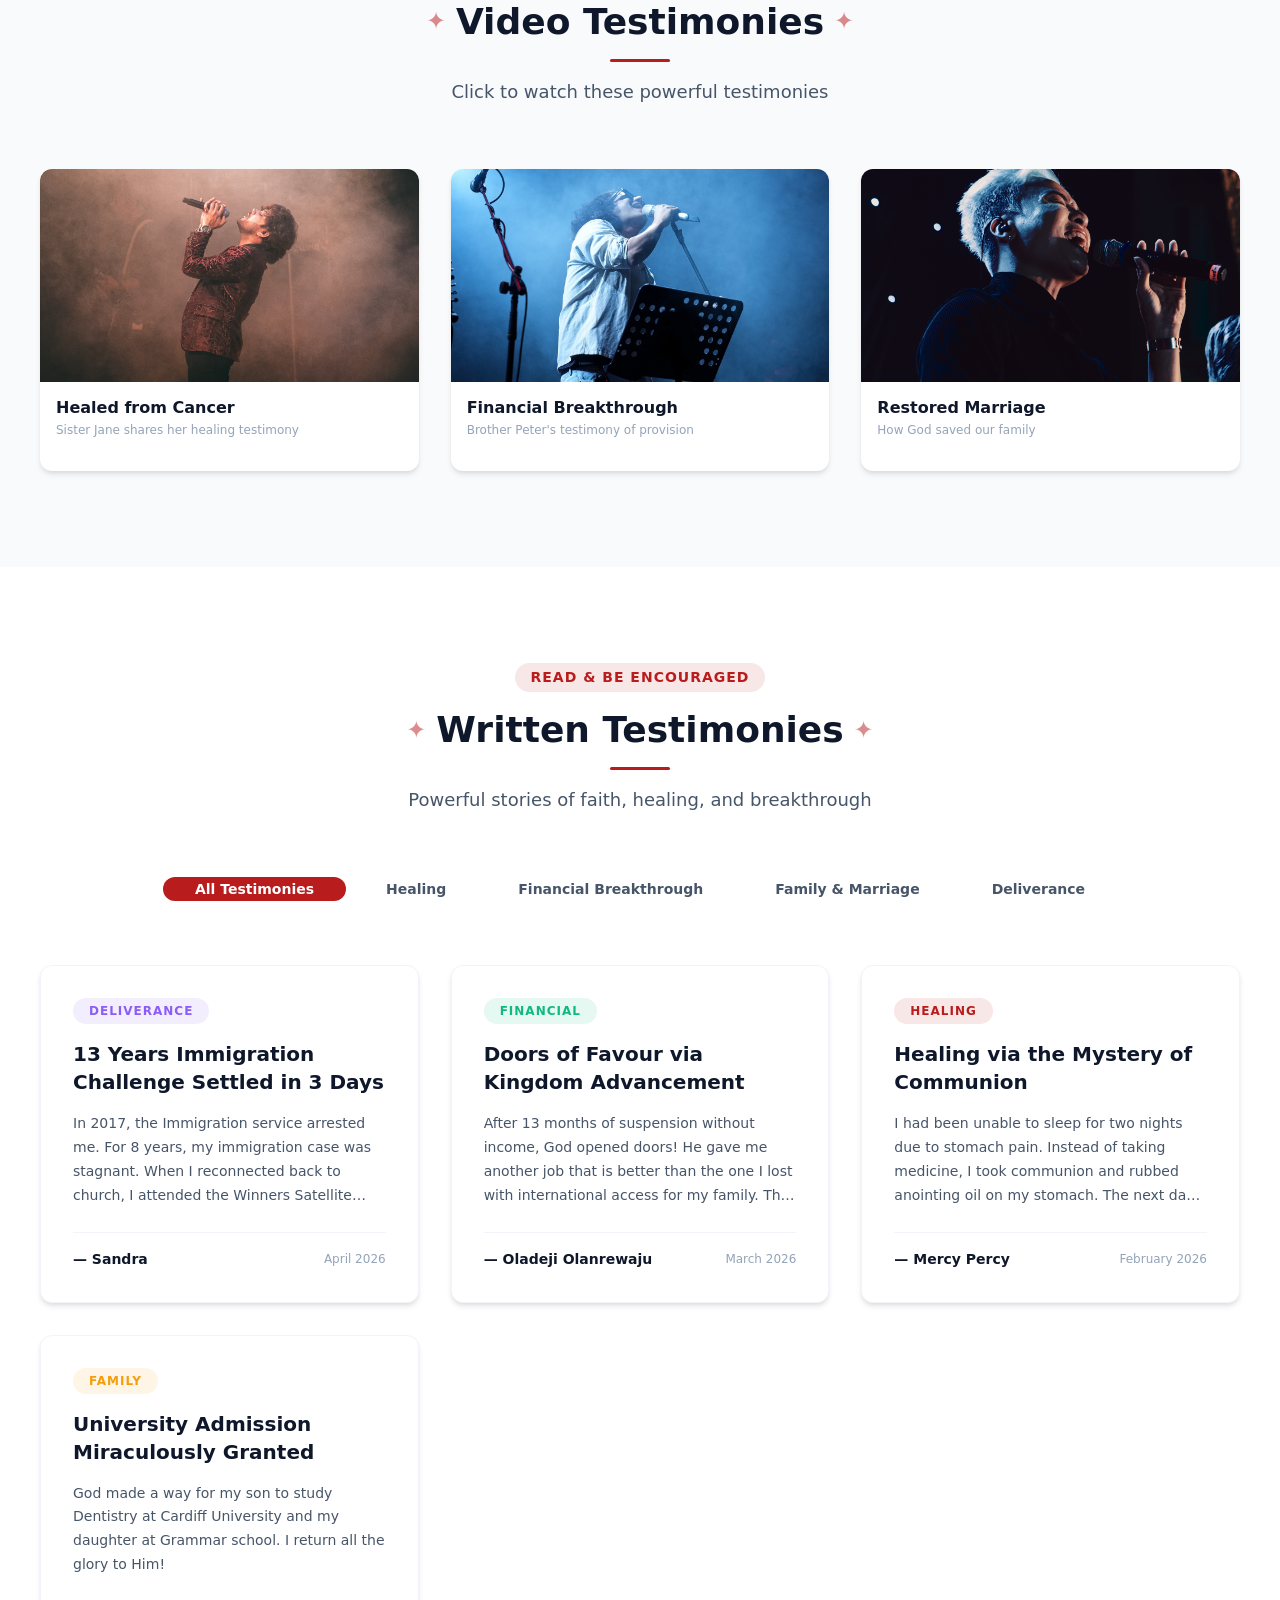
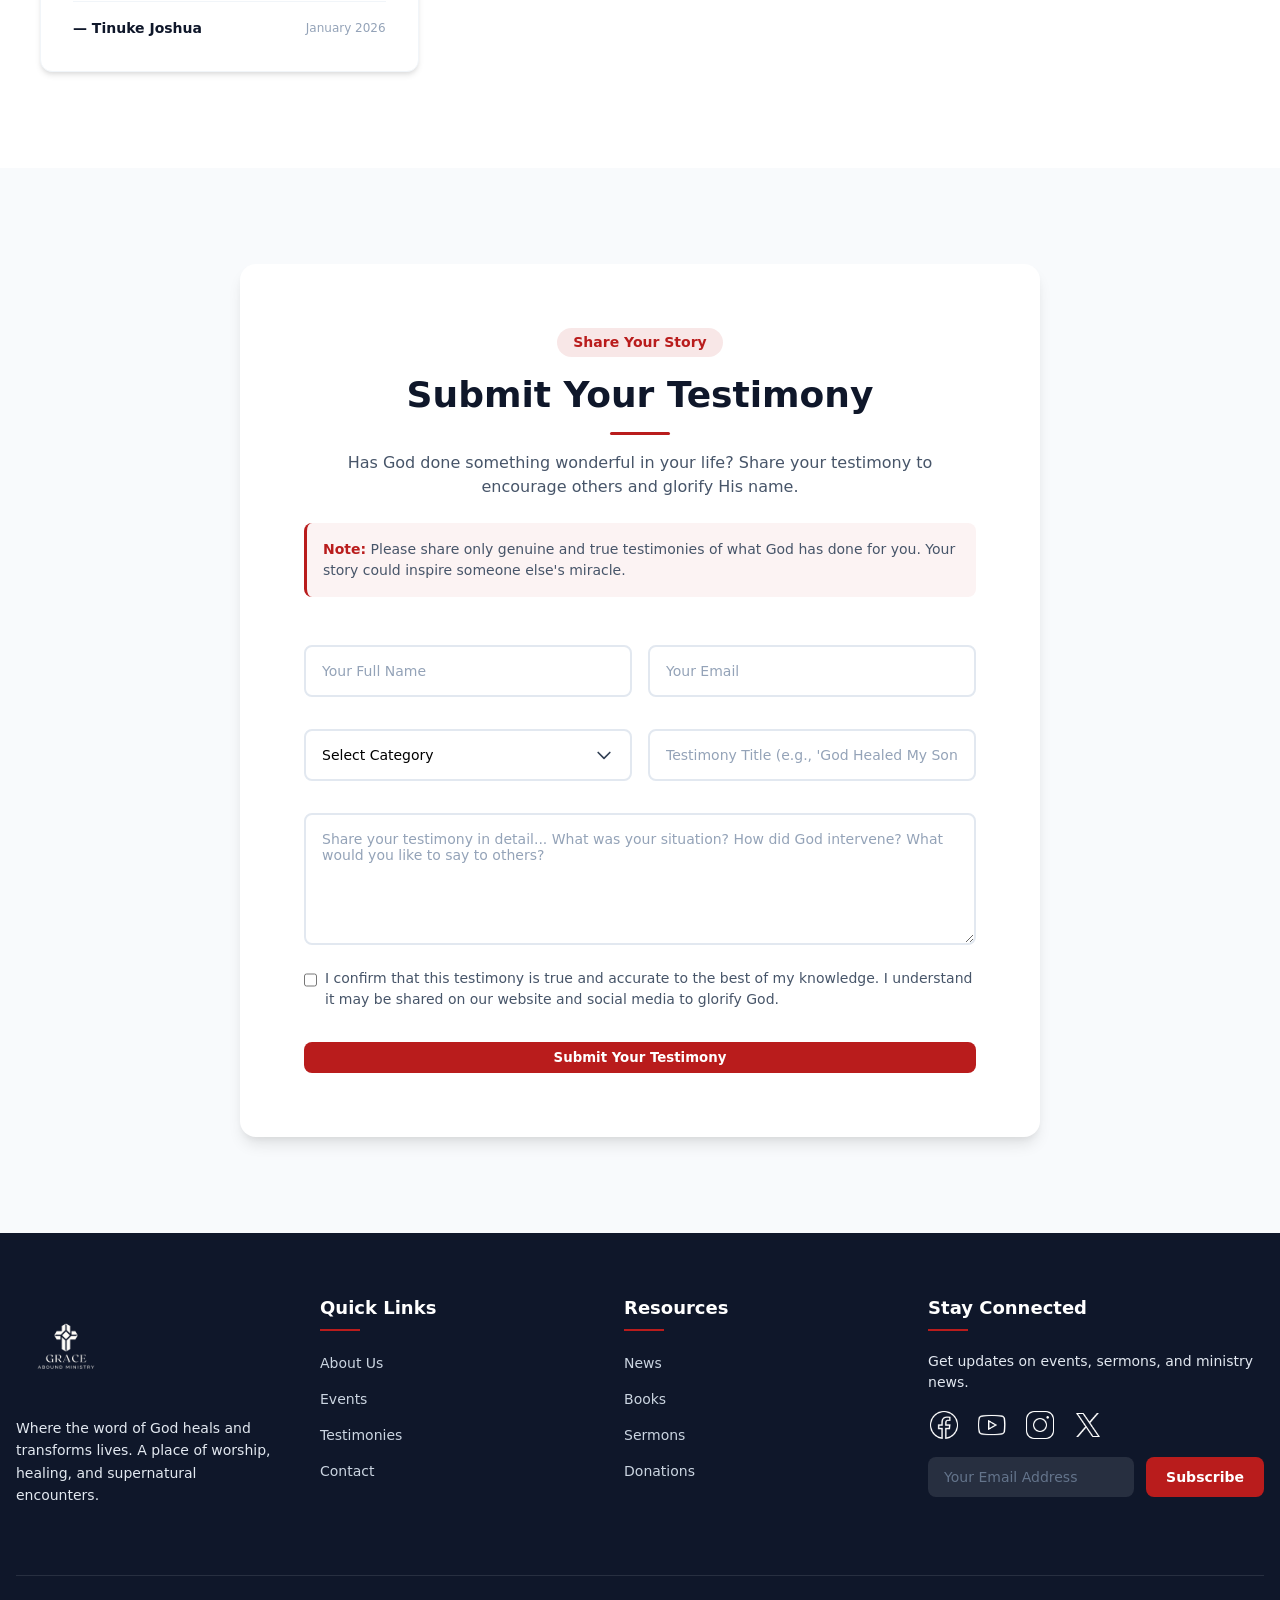
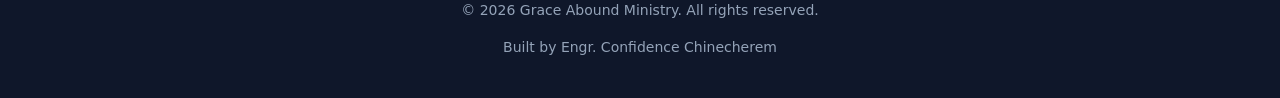
<file: projects/church_website/testimonies.html>
<!DOCTYPE html>
<html lang="en">
<head>
    <meta charset="UTF-8">
    <meta name="viewport" content="width=device-width, initial-scale=1.0">
    <title>Testimonies | Grace Abound Ministry</title>
    <meta name="description" content="Read and watch life-changing testimonies of God's healing power, miracles, and breakthroughs at Grace Abound Ministry. Share your own testimony.">
    <meta name="author" content="Confidence Chinecherem">
    <link rel="stylesheet" href="css/style.css">

    <!-- Favicon -->
    <link rel="icon" type="image/svg+xml" href="assets/favicon/favicon.png">
    
</head>
<body>

    <!-- Skip Link -->
    <a href="#main-content" class="skip-link">Skip to main content</a>

    <!-- ============================================ -->
    <!-- HEADER / NAVIGATION                           -->
    <!-- ============================================ -->
    <header class="site-header" id="siteHeader">
        <nav class="navbar" aria-label="Main navigation">
            <div class="navbar-container">
                <div class="logo">
                    <a href="/">
                        <img src="assets/images/logo.png" alt="Grace Abound Ministry Logo" class="logo-img">
                    </a>
                </div>

                <button class="hamburger" id="hamburgerBtn" aria-label="Menu" aria-expanded="false">
                    <span class="hamburger-line"></span>
                    <span class="hamburger-line"></span>
                    <span class="hamburger-line"></span>
                </button>

                <div class="nav-menu" id="navMenu">
                    <ul class="navbar-links">
                        <li><a href="about.html" class=" nav-link">About</a></li>
                        <li><a href="sermons.html" class="nav-link">Sermons</a></li>
                        <li><a href="events.html" class="nav-link">Events</a></li>
                        <li><a href="news.html" class="nav-link">News</a></li>
                        <li><a href="contact.html" class="nav-link">Contact</a></li>
                    </ul>
                    <div class="navbar-cta">
                        <a href="donations.html" class="btn btn-primary btn-sm">Give Online</a>
                    </div>
                </div>
            </div>
        </nav>
    </header>

    <main id="main-content">

        <!-- ============================================ -->
        <!-- SECTION 1: HERO BANNER                        -->
        <!-- ============================================ -->
        <section class="testimonies-hero">
            <div class="container">
                <div class="hero-content">
                    <span class="hero-tag">Glorifying God</span>
                    <h1>What God Is Doing</h1>
                    <p class="hero-text">Real stories of healing, deliverance, and supernatural breakthroughs from our church family.</p>
                </div>
            </div>
        </section>

        <!-- ============================================ -->
        <!-- SECTION 2: FEATURED VIDEO TESTIMONIAL         -->
        <!-- ============================================ -->
        <section class="featured-video-section">
            <div class="container">
                <div class="section-header text-center">
                    <span class="section-tag">Watch & Believe</span>
                    <br>
                    <h2>Featured Video Testimony</h2>
                    <div class="section-divider"></div>
                    <p class="section-subtitle">Hear firsthand accounts of God's miraculous power</p>
                </div>
                
                <div class="featured-video-wrapper">
                    <div class="video-container">
                        <iframe 
                            src="https://www.youtube.com/embed/uuq4nA8Eb2E?si=g7mbwnvXpGiTGfzP&amp;start=2700" 
                            title="Featured Testimony" 
                            frameborder="0" 
                            allow="accelerometer; autoplay; clipboard-write; encrypted-media; gyroscope; picture-in-picture" 
                            allowfullscreen>
                        </iframe>
                    </div>
                    <div class="video-caption">
                        <h3>From Sickness to Supernatural Health</h3>
                        <p>Sister Mary shares how God healed her from a terminal illness after the Healing Service.</p>
                    </div>
                </div>
            </div>
        </section>

        <!-- ============================================ -->
        <!-- SECTION 3: VIDEO TESTIMONIES GRID             -->
        <!-- ============================================ -->
        <section class="video-testimonies-section">
            <div class="container">
                <div class="section-header text-center">
                    <span class="section-tag">Watch More</span>
                    <br>
                    <h2>Video Testimonies</h2>
                    <div class="section-divider"></div>
                    <p class="section-subtitle">Click to watch these powerful testimonies</p>
                </div>
                
                <div class="video-testimonies-grid" id="videoTestimoniesGrid">
                    <!-- Video cards will be populated by JavaScript -->
                </div>
            </div>
        </section>

        <!-- ============================================ -->
        <!-- SECTION 4: WRITTEN TESTIMONIES (MASONRY GRID) -->
        <!-- ============================================ -->
        <section class="written-testimonies-section">
            <div class="container">
                <div class="section-header text-center">
                    <span class="section-tag">Read & Be Encouraged</span>
                    <br>
                    <h2>Written Testimonies</h2>
                    <div class="section-divider"></div>
                    <p class="section-subtitle">Powerful stories of faith, healing, and breakthrough</p>
                </div>
                
                <div class="testimonies-filters">
                    <button class="filter-btn active" data-filter="all">All Testimonies</button>
                    <button class="filter-btn" data-filter="healing">Healing</button>
                    <button class="filter-btn" data-filter="financial">Financial Breakthrough</button>
                    <button class="filter-btn" data-filter="family">Family & Marriage</button>
                    <button class="filter-btn" data-filter="deliverance">Deliverance</button>
                </div>
                
                <div class="testimonies-masonry-grid" id="testimoniesGrid">
                    <!-- Testimony cards will be populated by JavaScript -->
                </div>
                
                <div class="load-more-container" id="loadMoreContainer" style="display: none;">
                    <button class="btn btn-outline-primary" id="loadMoreBtn">Load More Testimonies</button>
                </div>
            </div>
        </section>

        <!-- ============================================ -->
        <!-- SECTION 5: SUBMIT TESTIMONY FORM              -->
        <!-- ============================================ -->
        <section class="submit-testimony-section">
            <div class="container">
                <div class="submit-testimony-wrapper">
                    <div class="submit-testimony-content">
                        <span class="section-tag">Share Your Story</span>
                        <h2>Submit Your Testimony</h2>
                        <div class="section-divider"></div>
                        <p>Has God done something wonderful in your life? Share your testimony to encourage others and glorify His name.</p>
                        <div class="testimony-note">
                            <strong>Note:</strong> Please share only genuine and true testimonies of what God has done for you. Your story could inspire someone else's miracle.
                        </div>
                    </div>
                    
                    <form class="testimony-form" id="testimonyForm">
                        <div class="form-row">
                            <div class="form-group">
                                <input type="text" id="testimonyName" placeholder="Your Full Name" required>
                            </div>
                            <div class="form-group">
                                <input type="email" id="testimonyEmail" placeholder="Your Email" required>
                            </div>
                        </div>
                        <div class="form-row">
                            <div class="form-group">
                                <select id="testimonyCategory" required>
                                    <option value="">Select Category</option>
                                    <option value="healing">Healing</option>
                                    <option value="financial">Financial Breakthrough</option>
                                    <option value="family">Family & Marriage</option>
                                    <option value="deliverance">Deliverance</option>
                                    <option value="other">Other</option>
                                </select>
                            </div>
                            <div class="form-group">
                                <input type="text" id="testimonyTitle" placeholder="Testimony Title (e.g., 'God Healed My Son')" required>
                            </div>
                        </div>
                        <div class="form-group">
                            <textarea id="testimonyMessage" rows="6" placeholder="Share your testimony in detail... What was your situation? How did God intervene? What would you like to say to others?" required></textarea>
                        </div>
                        <div class="form-checkbox">
                            <input type="checkbox" id="testimonyConsent" required>
                            <label for="testimonyConsent">I confirm that this testimony is true and accurate to the best of my knowledge. I understand it may be shared on our website and social media to glorify God.</label>
                        </div>
                        <button type="submit" class="btn btn-primary btn-block">Submit Your Testimony</button>
                    </form>
                </div>
            </div>
        </section>



    </main>

    <!-- Footer (Same as Homepage) -->

   <!-- Footer (Same as Homepage) -->

   <!-- Footer (Same as Homepage) -->
    <footer class="site-footer">
        <div class="container">
            <div class="footer-grid">
                <div class="footer-about">
                    <img src="assets/images/logo1.png" alt="Grace Abound Ministry Logo" class="footer-logo">
                    <p>Where the word of God heals and transforms lives. A place of worship, healing, and supernatural encounters.</p>
                </div>
                
                <div class="footer-links">
                    <h3>Quick Links</h3>
                    <ul>
                        <li><a href="about.html">About Us</a></li>
                        <li><a href="events.html">Events</a></li>
                        <li><a href="testimonies.html">Testimonies</a></li>
                        <li><a href="contact.html">Contact</a></li>
                    </ul>
                </div>

                <div class="footer-links">
                    <h3>Resources</h3>
                    <ul>
                        <li><a href="#">News</a></li>
                        <li><a href="#">Books</a></li>
                        <li><a href="sermons.html">Sermons</a></li>
                        <li><a href="donations.html">Donations</a></li>
                    </ul>
                </div>

                
                <div class="footer-newsletter">
                    <h3>Stay Connected</h3>
                    <p>Get updates on events, sermons, and ministry news.</p>
                                    <div class="social-links">
                        <a href="#" aria-label="Facebook">
                            <img src="assets/icons/facebook.png" alt="Facebook">
                        </a>
                        <a href="#" aria-label="YouTube">
                            <img src="assets/icons/youtube.png" alt="YouTube">
                        </a>
                        <a href="#" aria-label="Instagram">
                            <img src="assets/icons/instagram.png" alt="Instagram">
                        </a>
                        <a href="#" aria-label="Twitter">
                            <img src="assets/icons/twitter.png" alt="Twitter">
                        </a>
                    </div>
                  <form class="newsletter-form">
                        <input type="email" placeholder="Your Email Address">
                        <button type="submit" class="btn btn-primary btn-sm">Subscribe</button>
                    </form>
                </div>
            </div>
            
            <div class="copyright">
                <p>&copy; 2026 Grace Abound Ministry. All rights reserved.</p>
                <p>Built by <a href="https://confidencechinecherem.com/" target="_blank">Engr. Confidence Chinecherem</a></p>
            </div>
        </div>
    </footer>



    <script src="js/script.js"></script>
</body>
</html>
</file>
<file: projects/sass_website/css/style.css>
* {
  margin: 0;
  padding: 0;
  box-sizing: border-box;
}

body {
  font-family: "Inter", sans-serif;
  line-height: 1.5;
  color: #1f2937;
  background-color: #ffffff;
  overflow-x: hidden;
}

.container {
  max-width: 1280px;
  margin: 0 auto;
  padding: 0 2rem;
}
@media (max-width: 768px) {
  .container {
    padding: 0 1.5rem;
  }
}
@media (max-width: 480px) {
  .container {
    padding: 0 1rem;
  }
}

.skip-link {
  position: absolute;
  top: -40px;
  left: 0;
  background: #3B4E8C;
  color: #ffffff;
  padding: 0.5rem 1rem;
  text-decoration: none;
  z-index: 100;
}
.skip-link:focus {
  top: 0;
}

.back-to-top {
  position: fixed;
  bottom: 2rem;
  right: 2rem;
  background: #3B4E8C;
  color: #ffffff;
  width: 50px;
  height: 50px;
  border-radius: 9999px;
  border: none;
  cursor: pointer;
  display: none;
  align-items: center;
  justify-content: center;
  transition: 0.3s ease;
  z-index: 999;
}
.back-to-top:hover {
  background: #2D3E7B;
  transform: translateY(-5px);
}

.fade-in {
  opacity: 0;
  transform: translateY(30px);
  transition: all 0.6s ease;
}
.fade-in.visible {
  opacity: 1;
  transform: translateY(0);
}

h1 {
  font-size: 3.5rem;
  font-weight: 800;
  line-height: 1.2;
  margin-bottom: 1.5rem;
  background: linear-gradient(135deg, #2D3E7B, #4A6FA5);
  -webkit-background-clip: text;
  background-clip: text;
  color: transparent;
}

h2 {
  font-size: 2.5rem;
  font-weight: 700;
  margin-bottom: 1rem;
}
@media (max-width: 768px) {
  h2 {
    font-size: 2rem;
  }
}
@media (max-width: 480px) {
  h2 {
    font-size: 1.75rem;
  }
}

h3 {
  font-size: 1.5rem;
  font-weight: 600;
  margin-bottom: 0.75rem;
}
@media (max-width: 480px) {
  h3 {
    font-size: 1.25rem;
  }
}

h4 {
  font-size: 1rem;
  font-weight: 600;
  margin-bottom: 1rem;
  color: #ffffff;
}

.section-header {
  text-align: center;
  margin-bottom: 4rem;
}
.section-header p {
  font-size: 1.125rem;
  color: #6b7280;
  max-width: 600px;
  margin: 0 auto;
}
@media (max-width: 480px) {
  .section-header p {
    font-size: 1rem;
  }
}

.plan-name {
  font-size: 1.5rem;
  font-weight: 700;
  margin-bottom: 0.5rem;
}

.price {
  font-size: 2.5rem;
  font-weight: 800;
  margin-bottom: 1rem;
}
.price span {
  font-size: 1rem;
  font-weight: 400;
}

.testimonial-text {
  font-style: italic;
  margin-bottom: 1rem;
}

.btn-primary {
  background: linear-gradient(135deg, #2D3E7B, #4A6FA5);
  color: #ffffff;
  border: none;
  padding: 0.75rem 2rem;
  font-size: 1rem;
  font-weight: 600;
  border-radius: 0.5rem;
  cursor: pointer;
  transition: 0.3s ease;
  text-decoration: none;
  display: inline-block;
}
.btn-primary:hover {
  transform: translateY(-2px);
  box-shadow: 0 10px 20px rgba(45, 62, 123, 0.3);
}

.btn-secondary {
  background: transparent;
  color: #6b7280;
  border: 2px solid #e5e7eb;
  padding: 0.75rem 2rem;
  font-size: 1rem;
  font-weight: 600;
  border-radius: 0.5rem;
  cursor: pointer;
  transition: 0.3s ease;
}
.btn-secondary:hover {
  border-color: #3B4E8C;
  color: #3B4E8C;
  transform: translateY(-2px);
}

.btn-primary-outline {
  background: transparent;
  color: #3B4E8C;
  border: 2px solid #3B4E8C;
  padding: 0.75rem 1.5rem;
  font-size: 0.875rem;
  font-weight: 600;
  border-radius: 0.5rem;
  cursor: pointer;
  transition: 0.3s ease;
}
.btn-primary-outline:hover {
  background: #3B4E8C;
  color: #ffffff;
}

.btn-outline {
  background: transparent;
  color: #3B4E8C;
  border: 2px solid #3B4E8C;
  padding: 0.75rem 1.5rem;
  font-size: 1rem;
  font-weight: 600;
  border-radius: 0.5rem;
  cursor: pointer;
  transition: 0.3s ease;
}
.btn-outline:hover {
  background: #3B4E8C;
  color: #ffffff;
  transform: translateX(5px);
}

.btn-sm {
  padding: 0.5rem 1.5rem;
  font-size: 0.875rem;
}

.feature-card {
  background: #f9fafb;
  padding: 2rem;
  border-radius: 1rem;
  text-align: center;
  transition: 0.3s ease;
}
.feature-card:hover {
  transform: translateY(-5px);
  box-shadow: 0 20px 30px rgba(0, 0, 0, 0.1);
}

.pricing-card {
  background: #f9fafb;
  border-radius: 1rem;
  padding: 2rem;
  display: flex;
  flex-direction: column;
  transition: 0.3s ease;
  position: relative;
}
.pricing-card:hover {
  transform: translateY(-5px);
  box-shadow: 0 20px 30px rgba(0, 0, 0, 0.1);
}
.pricing-card.featured {
  background: linear-gradient(135deg, #2D3E7B, #4A6FA5);
  color: #ffffff;
  transform: scale(1.05);
}
.pricing-card.featured .price,
.pricing-card.featured .plan-name {
  color: #ffffff;
}
.pricing-card.featured .features-list i {
  color: #a5f3fc;
}
.pricing-card.featured button {
  background: #ffffff;
  color: #2D3E7B;
}
.pricing-card.featured button:hover {
  transform: translateY(-2px);
  box-shadow: 0 10px 15px -3px rgba(0, 0, 0, 0.1);
}

.testimonial-card {
  background: #ffffff;
  padding: 2rem;
  border-radius: 1rem;
  transition: 0.3s ease;
}
.testimonial-card:hover {
  transform: translateY(-5px);
  box-shadow: 0 20px 30px rgba(0, 0, 0, 0.1);
}

.quote-icon i {
  font-size: 1.5rem;
  color: #3B4E8C;
  opacity: 0.5;
  margin-bottom: 1rem;
}

.stars {
  color: #f59e0b;
  margin-bottom: 1rem;
  font-size: 1.125rem;
}

.popular-badge {
  position: absolute;
  top: -12px;
  left: 50%;
  transform: translateX(-50%);
  background: #f59e0b;
  color: #ffffff;
  padding: 0.25rem 1rem;
  border-radius: 9999px;
  font-size: 0.75rem;
  font-weight: 700;
}

.demo-box {
  width: 100%;
  overflow: hidden;
}
.demo-box video {
  width: 100%;
  height: auto;
  display: block;
  object-fit: cover;
}

.navbar-links {
  display: flex;
  list-style: none;
  gap: 2rem;
}
.navbar-links a {
  text-decoration: none;
  color: #6b7280;
  font-weight: 500;
  transition: 0.2s ease;
}
.navbar-links a:hover {
  color: #3B4E8C;
}
.navbar-links a.active {
  color: #3B4E8C;
  font-weight: 600;
}

.hamburger {
  display: none;
  flex-direction: column;
  gap: 6px;
  background: none;
  border: none;
  cursor: pointer;
  padding: 0.5rem;
}

.hamburger-line {
  width: 25px;
  height: 3px;
  background: #1f2937;
  transition: 0.3s ease;
}

.site-header {
  position: sticky;
  top: 0;
  z-index: 100;
  background: rgba(255, 255, 255, 0.95);
  backdrop-filter: blur(10px);
  transition: box-shadow 0.3s ease;
}
.site-header.sticky-shadow {
  box-shadow: 0 4px 6px -1px rgba(0, 0, 0, 0.1);
}

.navbar {
  padding: 1rem 0;
}

.navbar-container {
  display: flex;
  align-items: center;
  justify-content: space-between;
  max-width: 1280px;
  margin: 0 auto;
  padding: 0 2rem;
}
@media (max-width: 768px) {
  .navbar-container {
    padding: 0 1.5rem;
  }
}
@media (max-width: 480px) {
  .navbar-container {
    padding: 0 1rem;
  }
}

.logo a {
  font-size: 1.5rem;
  font-weight: 800;
  text-decoration: none;
  background: linear-gradient(135deg, #2D3E7B, #4A6FA5);
  -webkit-background-clip: text;
  background-clip: text;
  color: transparent;
}

.nav-menu {
  display: flex;
  align-items: center;
  gap: 2rem;
}

@media (max-width: 768px) {
  .hamburger {
    display: flex;
  }
  .nav-menu {
    position: fixed;
    top: 70px;
    left: -100%;
    width: 100%;
    height: calc(100vh - 70px);
    background: #ffffff;
    flex-direction: column;
    padding: 2rem;
    transition: left 0.3s ease;
    z-index: 1000;
  }
  .nav-menu.active {
    left: 0;
  }
  .navbar-links {
    flex-direction: column;
    align-items: center;
    gap: 1.5rem;
  }
  .navbar-cta {
    margin-top: 1rem;
  }
}
@media (min-width: 769px) and (max-width: 1024px) {
  .navbar-container {
    padding: 0 1.5rem;
  }
  .navbar-links {
    gap: 1.5rem;
  }
  .navbar-links a {
    font-size: 0.875rem;
  }
  .btn-sm {
    padding: 0.5rem 1rem;
    font-size: 0.875rem;
  }
  .hamburger {
    display: none;
  }
  .nav-menu {
    display: flex;
    position: static;
    width: auto;
    height: auto;
    background: transparent;
    padding: 0;
    flex-direction: row;
  }
  .navbar-links {
    flex-direction: row;
  }
}
.hero-section {
  padding: 5rem 0;
}
@media (max-width: 768px) {
  .hero-section {
    padding: 4rem 0;
  }
}
@media (max-width: 480px) {
  .hero-section {
    padding: 3rem 0;
  }
}
.hero-section {
  background: linear-gradient(135deg, #f0f4fa 0%, #ffffff 100%);
}

.hero-grid {
  display: flex;
  align-items: center;
  gap: 4rem;
}
@media (max-width: 768px) {
  .hero-grid {
    flex-direction: column-reverse;
    text-align: center;
  }
}

.hero-text {
  flex: 1;
}
.hero-text p {
  font-size: 1.25rem;
  color: #6b7280;
  margin-bottom: 2rem;
}
@media (max-width: 480px) {
  .hero-text p {
    font-size: 1rem;
  }
}

.hero-buttons {
  display: flex;
  gap: 1rem;
}
@media (max-width: 768px) {
  .hero-buttons {
    justify-content: center;
  }
}
@media (max-width: 480px) {
  .hero-buttons {
    flex-direction: column;
    width: 100%;
  }
  .hero-buttons button {
    width: 100%;
  }
}

.hero-image {
  flex: 1;
}

.image-placeholder {
  background: linear-gradient(135deg, #e8edf5, #d0d9e8);
  border-radius: 1.5rem;
  padding: 4rem 2rem;
  text-align: center;
  box-shadow: 0 20px 25px -5px rgba(0, 0, 0, 0.1);
}
.image-placeholder img {
  max-width: 100%;
  height: auto;
  border-radius: 0.75rem;
}
.image-placeholder i {
  font-size: 2.5rem;
  color: #3B4E8C;
  margin-bottom: 1rem;
}
.image-placeholder span {
  display: block;
  font-weight: 500;
  color: #2D3E7B;
}

.features-section {
  padding: 5rem 0;
}
@media (max-width: 768px) {
  .features-section {
    padding: 4rem 0;
  }
}
@media (max-width: 480px) {
  .features-section {
    padding: 3rem 0;
  }
}
.features-section {
  background: #ffffff;
}

.features-grid {
  display: grid;
  grid-template-columns: repeat(3, 1fr);
  gap: 2rem;
}
@media (max-width: 1024px) {
  .features-grid {
    grid-template-columns: repeat(2, 1fr);
  }
}
@media (max-width: 768px) {
  .features-grid {
    grid-template-columns: 1fr;
  }
}

.feature-icon img {
  width: 48px;
  height: 48px;
  margin-bottom: 1rem;
}
.feature-icon i {
  font-size: 1.75rem;
  color: #3B4E8C;
  margin-bottom: 1rem;
}

.showcase-section {
  padding: 5rem 0;
}
@media (max-width: 768px) {
  .showcase-section {
    padding: 4rem 0;
  }
}
@media (max-width: 480px) {
  .showcase-section {
    padding: 3rem 0;
  }
}
.showcase-section {
  background: #f9fafb;
}

.showcase-grid {
  display: flex;
  align-items: center;
  gap: 4rem;
}
@media (max-width: 768px) {
  .showcase-grid {
    flex-direction: column;
  }
}

.showcase-content {
  flex: 1;
}

.showcase-tag {
  display: inline-block;
  background: rgba(59, 78, 140, 0.1);
  color: #3B4E8C;
  padding: 0.25rem 1rem;
  border-radius: 9999px;
  font-size: 0.875rem;
  font-weight: 600;
  margin-bottom: 1rem;
}

.showcase-list {
  list-style: none;
  margin: 1.5rem 0;
}
.showcase-list li {
  margin-bottom: 0.75rem;
  display: flex;
  align-items: center;
  gap: 0.5rem;
}
.showcase-list i {
  color: #10b981;
}

.showcase-image {
  flex: 1;
}

.demo-box {
  background: linear-gradient(135deg, #2D3E7B, #4A6FA5);
  color: #ffffff;
  padding: 4rem;
  border-radius: 1rem;
  text-align: center;
}
.demo-box img {
  max-width: 100%;
  height: auto;
  border-radius: 0.5rem;
}

.demo-badge {
  background: rgba(255, 255, 255, 0.2);
  display: inline-block;
  padding: 0.5rem 1rem;
  border-radius: 9999px;
  margin-top: 1rem;
}

.pricing-section {
  padding: 5rem 0;
}
@media (max-width: 768px) {
  .pricing-section {
    padding: 4rem 0;
  }
}
@media (max-width: 480px) {
  .pricing-section {
    padding: 3rem 0;
  }
}
.pricing-section {
  background: #ffffff;
}

.pricing-grid {
  display: grid;
  grid-template-columns: repeat(3, 1fr);
  gap: 2rem;
  align-items: stretch;
}
@media (max-width: 1024px) {
  .pricing-grid {
    grid-template-columns: repeat(2, 1fr);
  }
}
@media (max-width: 768px) {
  .pricing-grid {
    grid-template-columns: 1fr;
  }
}

.features-list {
  list-style: none;
  margin: 1.5rem 0;
  flex-grow: 1;
}
.features-list li {
  margin-bottom: 0.75rem;
  display: flex;
  align-items: center;
  gap: 0.5rem;
}
.features-list i {
  color: #10b981;
}

@media (max-width: 768px) {
  .pricing-card.featured {
    transform: scale(1);
  }
}
.testimonials-section {
  padding: 5rem 0;
}
@media (max-width: 768px) {
  .testimonials-section {
    padding: 4rem 0;
  }
}
@media (max-width: 480px) {
  .testimonials-section {
    padding: 3rem 0;
  }
}
.testimonials-section {
  background: #f9fafb;
}

.testimonials-grid {
  display: grid;
  grid-template-columns: repeat(3, 1fr);
  gap: 2rem;
}
@media (max-width: 1024px) {
  .testimonials-grid {
    grid-template-columns: repeat(2, 1fr);
  }
}
@media (max-width: 768px) {
  .testimonials-grid {
    grid-template-columns: 1fr;
  }
}

.customer-info {
  display: flex;
  align-items: center;
  gap: 1rem;
}

.avatar {
  width: 50px;
  height: 50px;
  background: linear-gradient(135deg, #2D3E7B, #4A6FA5);
  border-radius: 9999px;
  display: flex;
  align-items: center;
  justify-content: center;
  overflow: hidden;
}
.avatar img {
  width: 100%;
  height: 100%;
  object-fit: cover;
}

.footer-section {
  background: #1f2937;
  color: #9ca3af;
  padding: 4rem 0 1rem;
}

.footer-grid {
  display: grid;
  grid-template-columns: 2fr 1fr 1fr 2fr;
  gap: 2rem;
  margin-bottom: 2rem;
}
@media (max-width: 1024px) {
  .footer-grid {
    grid-template-columns: repeat(2, 1fr);
  }
}
@media (max-width: 768px) {
  .footer-grid {
    grid-template-columns: 1fr;
    text-align: center;
  }
}

.logo-footer {
  font-size: 1.5rem;
  font-weight: 800;
  background: linear-gradient(135deg, #a5b4fc, #c7d2fe);
  -webkit-background-clip: text;
  background-clip: text;
  color: transparent;
  margin-bottom: 1rem;
}

.social-icons {
  display: flex;
  gap: 1rem;
  margin-top: 1rem;
}
@media (max-width: 768px) {
  .social-icons {
    justify-content: center;
  }
}
.social-icons a {
  color: #9ca3af;
  transition: 0.2s ease;
}
.social-icons a:hover {
  color: #4A6FA5;
}

.footer-links ul {
  list-style: none;
}
.footer-links li {
  margin-bottom: 0.5rem;
}
.footer-links a {
  color: #9ca3af;
  text-decoration: none;
  transition: 0.2s ease;
}
.footer-links a:hover {
  color: #4A6FA5;
}

.footer-contact p {
  margin-bottom: 0.5rem;
  display: flex;
  align-items: center;
  gap: 0.5rem;
}
@media (max-width: 768px) {
  .footer-contact p {
    justify-content: center;
  }
}

.newsletter {
  margin-top: 1.5rem;
}
.newsletter-input {
  display: flex;
  gap: 0.5rem;
  margin-top: 0.5rem;
}
.newsletter-input input {
  flex: 1;
  padding: 0.5rem;
  border: none;
  border-radius: 0.5rem;
  font-size: 0.875rem;
}
.newsletter-input button {
  white-space: nowrap;
}
@media (max-width: 768px) {
  .newsletter-input {
    flex-direction: column;
  }
  .newsletter-input button {
    width: 100%;
  }
}

.footer-bottom {
  text-align: center;
  padding-top: 2rem;
  border-top: 1px solid #374151;
}
.footer-bottom a {
  color: #9ca3af;
  text-decoration: none;
}
.footer-bottom a:hover {
  color: #4A6FA5;
}
@media (max-width: 768px) {
  .footer-bottom {
    text-align: center;
  }
}

/*# sourceMappingURL=style.css.map */
</file>
<file: projects/church_website/css/style.css>
@charset "UTF-8";
*,
*::before,
*::after {
  margin: 0;
  padding: 0;
  box-sizing: border-box;
}

html {
  scroll-behavior: smooth;
  font-size: 16px;
}
@media (max-width: 768px) {
  html {
    font-size: 14px;
  }
}

body {
  font-family: system-ui, -apple-system, "Segoe UI", "Roboto", "Helvetica Neue", Arial, sans-serif;
  font-size: 1rem;
  line-height: 1.5;
  color: #475569;
  background-color: #ffffff;
  overflow-x: hidden;
}

img {
  max-width: 100%;
  height: auto;
  display: block;
}

a {
  text-decoration: none;
  color: inherit;
}

ul, ol {
  list-style: none;
}

button {
  background: none;
  border: none;
  cursor: pointer;
  font-family: inherit;
}

input, textarea, select, button {
  font-family: inherit;
}

.sr-only {
  position: absolute;
  width: 1px;
  height: 1px;
  padding: 0;
  margin: -1px;
  overflow: hidden;
  clip: rect(0, 0, 0, 0);
  border: 0;
}

*,
*::before,
*::after {
  margin: 0;
  padding: 0;
  box-sizing: border-box;
}

body {
  min-height: 100vh;
}

img {
  max-width: 100%;
  display: block;
}

h1, h2, h3, h4, h5, h6 {
  color: #0f172a;
  font-weight: 700;
  line-height: 1.2;
  margin-bottom: 1rem;
}

h1 {
  font-size: 3rem;
}
@media (max-width: 768px) {
  h1 {
    font-size: 2.25rem;
  }
}

h2 {
  font-size: 2.25rem;
}
@media (max-width: 768px) {
  h2 {
    font-size: 1.875rem;
  }
}

h3 {
  font-size: 1.5rem;
}

h4 {
  font-size: 1.25rem;
}

p {
  margin-bottom: 1rem;
}

.lead {
  font-size: 1.25rem;
  font-weight: 500;
  color: #0f172a;
}

.text-center {
  text-align: center;
}

.text-primary {
  color: #b91c1c;
}

.text-light {
  color: #94a3b8;
}

.container {
  max-width: 1280px;
  margin: 0 auto;
  padding: 0 1rem;
  width: 100%;
}

.section {
  padding: 6rem 0;
}
@media (max-width: 768px) {
  .section {
    padding: 3rem 0;
  }
}

.section-light {
  background-color: #f8fafc;
}

.section-dark {
  background-color: #0f172a;
  color: #ffffff;
}
.section-dark h1, .section-dark h2, .section-dark h3, .section-dark h4 {
  color: #ffffff;
}

.mt-xs {
  margin-top: 0.25rem;
}

.mt-sm {
  margin-top: 0.5rem;
}

.mt-md {
  margin-top: 1rem;
}

.mt-lg {
  margin-top: 1.5rem;
}

.mt-xl {
  margin-top: 2rem;
}

.mt-2xl {
  margin-top: 3rem;
}

.mb-xs {
  margin-bottom: 0.25rem;
}

.mb-sm {
  margin-bottom: 0.5rem;
}

.mb-md {
  margin-bottom: 1rem;
}

.mb-lg {
  margin-bottom: 1.5rem;
}

.mb-xl {
  margin-bottom: 2rem;
}

.pt-xs {
  padding-top: 0.25rem;
}

.pt-sm {
  padding-top: 0.5rem;
}

.pt-md {
  padding-top: 1rem;
}

.pt-lg {
  padding-top: 1.5rem;
}

.pt-xl {
  padding-top: 2rem;
}

.pb-xs {
  padding-bottom: 0.25rem;
}

.pb-sm {
  padding-bottom: 0.5rem;
}

.pb-md {
  padding-bottom: 1rem;
}

.pb-lg {
  padding-bottom: 1.5rem;
}

.pb-xl {
  padding-bottom: 2rem;
}

.d-none {
  display: none;
}

.d-block {
  display: block;
}

.d-flex {
  display: flex;
}

.d-grid {
  display: grid;
}

.text-center {
  text-align: center;
}

.text-left {
  text-align: left;
}

.text-right {
  text-align: right;
}

.skip-link {
  position: absolute;
  top: -40px;
  left: 0;
  background: #b91c1c;
  color: #ffffff;
  padding: 0.5rem 1rem;
  z-index: 60;
  transition: top 0.2s ease;
  text-decoration: none;
  font-weight: 600;
}
.skip-link:focus {
  top: 10px;
  outline: 3px solid #f59e0b;
  outline-offset: 2px;
}

a:focus-visible,
button:focus-visible,
input:focus-visible,
textarea:focus-visible,
select:focus-visible {
  outline: 3px solid #f59e0b;
  outline-offset: 3px;
  border-radius: 0.25rem;
}

@media (prefers-reduced-motion: reduce) {
  *,
  *::before,
  *::after {
    animation-duration: 0.01ms !important;
    animation-iteration-count: 1 !important;
    transition-duration: 0.01ms !important;
    scroll-behavior: auto !important;
  }
}
.btn {
  display: inline-flex;
  align-items: center;
  justify-content: center;
  gap: 0.5rem;
  padding: 0.5rem 2rem;
  font-weight: 600;
  border-radius: 0.5rem;
  cursor: pointer;
  transition: all 0.3s ease;
  text-decoration: none;
  border: none;
  font-family: inherit;
}
.btn:hover {
  transform: translateY(-2px);
}
.btn:active {
  transform: translateY(0);
}
.btn:disabled {
  opacity: 0.6;
  cursor: not-allowed;
  transform: none;
}

.btn-primary {
  background: #b91c1c;
  color: #ffffff;
}
.btn-primary:hover {
  background: #991b1b;
}

.btn-secondary {
  background: transparent;
  color: #b91c1c;
  border: 2px solid #b91c1c;
}
.btn-secondary:hover {
  background: #b91c1c;
  color: #ffffff;
}

.btn-outline-light {
  background: transparent;
  color: #ffffff;
  border: 2px solid #ffffff;
}
.btn-outline-light:hover {
  background: #ffffff;
  color: #b91c1c;
}

.btn-outline-primary {
  background: transparent;
  color: #b91c1c;
  border: 2px solid #b91c1c;
}
.btn-outline-primary:hover {
  background: #b91c1c;
  color: #ffffff;
}

.btn-sm {
  padding: 0.25rem 1rem;
  font-size: 0.875rem;
}

.btn-lg {
  padding: 1rem 3rem;
  font-size: 1.25rem;
}

.btn-block {
  width: 100%;
  display: flex;
}

.hero-carousel {
  position: relative;
  width: 100%;
  overflow: hidden;
}

.carousel-fluid {
  position: relative;
  width: 100%;
  height: 100vh;
  min-height: 500px;
  max-height: 800px;
}
@media (max-width: 768px) {
  .carousel-fluid {
    height: 80vh;
    min-height: 400px;
  }
}

.carousel-slides {
  position: relative;
  width: 100%;
  height: 100%;
}

.carousel-slide {
  position: absolute;
  top: 0;
  left: 0;
  width: 100%;
  height: 100%;
  opacity: 0;
  visibility: hidden;
  transition: opacity 0.5s ease, visibility 0.5s ease;
}
.carousel-slide.active {
  opacity: 1;
  visibility: visible;
}

.slide-bg {
  position: absolute;
  top: 0;
  left: 0;
  width: 100%;
  height: 100%;
}
.slide-bg .slide-img {
  width: 100%;
  height: 100%;
  object-fit: cover;
}
.slide-bg .slide-overlay {
  position: absolute;
  top: 0;
  left: 0;
  right: 0;
  bottom: 0;
  background: linear-gradient(135deg, rgba(0, 0, 0, 0.7) 0%, rgba(0, 0, 0, 0.4) 100%);
}

.slide-content {
  position: relative;
  height: 100%;
  display: flex;
  flex-direction: column;
  justify-content: center;
  align-items: flex-start;
  color: #ffffff;
  z-index: 2;
}
.slide-content .slide-tag {
  display: inline-block;
  background: rgba(185, 28, 28, 0.9);
  padding: 0.25rem 1rem;
  border-radius: 9999px;
  font-size: 0.875rem;
  margin-bottom: 1rem;
}
.slide-content h1 {
  font-size: 3.75rem;
  color: #ffffff;
  margin-bottom: 1rem;
}
@media (max-width: 768px) {
  .slide-content h1 {
    font-size: 2.25rem;
  }
}
.slide-content .slide-subtitle {
  font-size: 1.5rem;
  margin-bottom: 2rem;
  max-width: 600px;
}
@media (max-width: 768px) {
  .slide-content .slide-subtitle {
    font-size: 1rem;
  }
}
.slide-content .slide-buttons {
  display: flex;
  gap: 1rem;
  flex-wrap: wrap;
}

.carousel-prev,
.carousel-next {
  position: absolute;
  top: 50%;
  transform: translateY(-50%);
  width: 48px;
  height: 48px;
  background: rgba(255, 255, 255, 0.2);
  backdrop-filter: blur(10px);
  border-radius: 9999px;
  display: flex;
  align-items: center;
  justify-content: center;
  font-size: 2rem;
  color: #ffffff;
  cursor: pointer;
  transition: all 0.3s ease;
  z-index: 10;
}
.carousel-prev:hover,
.carousel-next:hover {
  background: #b91c1c;
}
@media (max-width: 768px) {
  .carousel-prev,
  .carousel-next {
    width: 36px;
    height: 36px;
    font-size: 1.5rem;
  }
}

.carousel-prev {
  left: 20px;
}

.carousel-next {
  right: 20px;
}

.carousel-dots {
  position: absolute;
  bottom: 30px;
  left: 50%;
  transform: translateX(-50%);
  display: flex;
  gap: 0.5rem;
  z-index: 10;
}
.carousel-dots .dot {
  width: 12px;
  height: 12px;
  border-radius: 9999px;
  background: rgba(255, 255, 255, 0.5);
  cursor: pointer;
  transition: all 0.3s ease;
}
.carousel-dots .dot.active {
  background: #b91c1c;
  width: 30px;
}
.carousel-dots .dot:hover {
  background: #ffffff;
}

.sermon-grid,
.news-grid {
  display: grid;
  grid-template-columns: repeat(auto-fit, minmax(280px, 1fr));
  gap: 1.5rem;
}

.sermon-card,
.news-card,
.event-item {
  background: #ffffff;
  border-radius: 0.75rem;
  overflow: hidden;
  box-shadow: 0 1px 2px 0 rgba(0, 0, 0, 0.05);
  transition: all 0.3s ease;
  padding: 1rem;
  border: 1px solid #e2e8f0;
}
.sermon-card:hover,
.news-card:hover,
.event-item:hover {
  transform: translateY(-4px);
  box-shadow: 0 4px 6px -1px rgba(0, 0, 0, 0.1), 0 2px 4px -1px rgba(0, 0, 0, 0.06);
}
.sermon-card .sermon-img,
.news-card .sermon-img,
.event-item .sermon-img {
  width: 100%;
  height: 200px;
  object-fit: cover;
  border-radius: 0.5rem;
  margin-bottom: 1rem;
}

.event-list {
  display: flex;
  flex-direction: column;
  gap: 1rem;
  max-width: 600px;
  margin: 0 auto;
}
.event-list .event-item {
  display: flex;
  justify-content: space-between;
  align-items: center;
  flex-wrap: wrap;
}
@media (max-width: 768px) {
  .event-list .event-item {
    flex-direction: column;
    text-align: center;
    gap: 0.5rem;
  }
}

.text-light {
  color: #94a3b8;
}

.contact-form-container {
  background: #ffffff;
  padding: 2rem;
  border-radius: 0.75rem;
  box-shadow: 0 10px 15px -3px rgba(0, 0, 0, 0.1), 0 4px 6px -2px rgba(0, 0, 0, 0.05);
}
.contact-form-container h3 {
  margin-bottom: 1.5rem;
  color: #0f172a;
  font-size: 1.5rem;
}

.form-group {
  margin-bottom: 1.5rem;
}
.form-group label {
  display: block;
  margin-bottom: 0.25rem;
  font-weight: 600;
  color: #0f172a;
  font-size: 0.875rem;
}
.form-group input,
.form-group select,
.form-group textarea {
  width: 100%;
  padding: 1rem;
  border: 2px solid #e2e8f0;
  border-radius: 0.5rem;
  font-size: 1rem;
  font-family: inherit;
  transition: all 0.3s ease;
  background: #ffffff;
}
.form-group input:focus,
.form-group select:focus,
.form-group textarea:focus {
  outline: none;
  border-color: #b91c1c;
  box-shadow: 0 0 0 3px rgba(185, 28, 28, 0.1);
}
.form-group input.error,
.form-group select.error,
.form-group textarea.error {
  border-color: #b91c1c;
  background: rgba(185, 28, 28, 0.05);
}
.form-group input::placeholder,
.form-group select::placeholder,
.form-group textarea::placeholder {
  color: #94a3b8;
}
.form-group textarea {
  resize: vertical;
  min-height: 120px;
}
.form-group select {
  cursor: pointer;
  appearance: none;
  background-image: url("data:image/svg+xml,%3Csvg xmlns='http://www.w3.org/2000/svg' fill='none' viewBox='0 0 24 24' stroke='%23334155'%3E%3Cpath stroke-linecap='round' stroke-linejoin='round' stroke-width='2' d='M19 9l-7 7-7-7'%3E%3C/path%3E%3C/svg%3E");
  background-repeat: no-repeat;
  background-position: right 1rem center;
  background-size: 20px;
}

.error-message {
  color: #b91c1c;
  font-size: 0.875rem;
  margin-top: 0.25rem;
  display: flex;
  align-items: center;
  gap: 0.25rem;
}
.error-message::before {
  content: "⚠️";
  font-size: 0.75rem;
}

.success-message {
  background: #b91c1c;
  color: #ffffff;
  padding: 1rem;
  border-radius: 0.5rem;
  text-align: center;
  margin-top: 1.5rem;
  animation: fadeIn 0.3s ease;
}
.success-message::before {
  content: "✓";
  margin-right: 0.25rem;
  font-weight: bold;
}

.required::after {
  content: " *";
  color: #b91c1c;
}

.form-row {
  display: grid;
  grid-template-columns: repeat(2, 1fr);
  gap: 1rem;
}
@media (max-width: 768px) {
  .form-row {
    grid-template-columns: 1fr;
  }
}

.checkbox-group,
.radio-group {
  display: flex;
  align-items: center;
  gap: 0.5rem;
  margin-bottom: 0.5rem;
}
.checkbox-group input[type=checkbox],
.checkbox-group input[type=radio],
.radio-group input[type=checkbox],
.radio-group input[type=radio] {
  width: auto;
  margin-right: 0.25rem;
  cursor: pointer;
}
.checkbox-group label,
.radio-group label {
  margin-bottom: 0;
  cursor: pointer;
  font-weight: 400;
}

.newsletter-form {
  display: flex;
  gap: 0.5rem;
  margin-top: 1rem;
}
@media (max-width: 768px) {
  .newsletter-form {
    flex-direction: column;
  }
}
.newsletter-form input {
  flex: 1;
  padding: 0.5rem 1rem;
  border: 2px solid #334155;
  border-radius: 0.5rem;
  background: rgba(255, 255, 255, 0.1);
  color: #ffffff;
}
.newsletter-form input::placeholder {
  color: #64748b;
}
.newsletter-form input:focus {
  outline: none;
  border-color: #b91c1c;
  background: rgba(255, 255, 255, 0.15);
}
.newsletter-form button {
  white-space: nowrap;
}
@media (max-width: 768px) {
  .newsletter-form button {
    width: 100%;
  }
}

.custom-amount {
  margin: 1.5rem 0;
}
.custom-amount .amount-input-wrapper {
  display: flex;
  align-items: center;
  justify-content: center;
  gap: 0.5rem;
  max-width: 300px;
  margin: 0 auto;
}
.custom-amount .amount-input-wrapper .currency {
  font-size: 1.5rem;
  font-weight: 700;
  color: #0f172a;
}
.custom-amount .amount-input-wrapper input {
  width: 150px;
  padding: 0.5rem;
  font-size: 1.5rem;
  text-align: center;
  border: 2px solid #e2e8f0;
  border-radius: 0.5rem;
}
.custom-amount .amount-input-wrapper input:focus {
  outline: none;
  border-color: #b91c1c;
}

.payment-methods {
  display: flex;
  justify-content: center;
  gap: 1rem;
  margin: 1.5rem 0;
  flex-wrap: wrap;
}
.payment-methods .payment-icon {
  font-size: 2rem;
  color: #94a3b8;
  transition: all 0.3s ease;
  cursor: pointer;
}
.payment-methods .payment-icon:hover {
  color: #b91c1c;
  transform: scale(1.1);
}
.payment-methods .payment-icon.active {
  color: #b91c1c;
}

@keyframes fadeIn {
  from {
    opacity: 0;
    transform: translateY(-10px);
  }
  to {
    opacity: 1;
    transform: translateY(0);
  }
}
.btn-loading {
  position: relative;
  color: transparent !important;
}
.btn-loading::after {
  content: "";
  position: absolute;
  width: 20px;
  height: 20px;
  top: 50%;
  left: 50%;
  transform: translate(-50%, -50%);
  border: 2px solid #ffffff;
  border-radius: 50%;
  border-top-color: transparent;
  animation: spin 0.8s linear infinite;
}

@keyframes spin {
  to {
    transform: translate(-50%, -50%) rotate(360deg);
  }
}
.site-header {
  position: sticky;
  top: 0;
  background: #ffffff;
  box-shadow: 0 4px 6px -1px rgba(0, 0, 0, 0.1), 0 2px 4px -1px rgba(0, 0, 0, 0.06);
  z-index: 30;
}

.navbar-container {
  display: flex;
  align-items: center;
  justify-content: space-between;
  max-width: 1280px;
  margin: 0 auto;
  padding: 0 1rem;
  width: 100%;
  padding-top: 1rem;
  padding-bottom: 1rem;
}

.logo a {
  display: flex;
  align-items: center;
  gap: 0.5rem;
}
.logo a .logo-img {
  height: 50px;
  width: auto;
}
@media (min-width: 768px) and (max-width: 1024px) {
  .logo a .logo-img {
    height: 45px;
  }
}
@media (max-width: 768px) {
  .logo a .logo-img {
    height: 40px;
  }
}
.logo a .logo-text {
  font-size: 1.5rem;
  font-weight: 700;
  color: #b91c1c;
}
@media (min-width: 768px) and (max-width: 1024px) {
  .logo a .logo-text {
    font-size: 1.25rem;
  }
}
@media (max-width: 768px) {
  .logo a .logo-text {
    font-size: 1.25rem;
  }
}

.hamburger {
  display: none;
  flex-direction: column;
  gap: 6px;
  padding: 0.5rem;
  cursor: pointer;
  background: none;
  border: none;
}
.hamburger .hamburger-line {
  width: 25px;
  height: 3px;
  background: #0f172a;
  transition: all 0.3s ease;
  border-radius: 0.25rem;
}
@media (min-width: 768px) and (max-width: 1024px) {
  .hamburger {
    display: flex;
  }
}
@media (max-width: 768px) {
  .hamburger {
    display: flex;
  }
}

.nav-menu {
  display: flex;
  align-items: center;
  gap: 2rem;
}
@media (min-width: 768px) and (max-width: 1024px) {
  .nav-menu {
    position: fixed;
    top: 70px;
    left: -100%;
    width: 80%;
    max-width: 350px;
    height: calc(100vh - 70px);
    background: #ffffff;
    flex-direction: column;
    justify-content: flex-start;
    padding: 2rem;
    transition: left 0.3s ease;
    z-index: 10;
    gap: 3rem;
    box-shadow: 0 20px 25px -5px rgba(0, 0, 0, 0.1), 0 10px 10px -5px rgba(0, 0, 0, 0.04);
  }
  .nav-menu.active {
    left: 0;
  }
}
@media (max-width: 768px) {
  .nav-menu {
    position: fixed;
    top: 70px;
    left: -100%;
    width: 100%;
    height: calc(100vh - 70px);
    background: #ffffff;
    flex-direction: column;
    justify-content: flex-start;
    padding: 2rem;
    transition: left 0.3s ease;
    z-index: 10;
    gap: 3rem;
  }
  .nav-menu.active {
    left: 0;
  }
}

.navbar-links {
  display: flex;
  gap: 1rem;
}
@media (min-width: 768px) and (max-width: 1024px) {
  .navbar-links {
    flex-direction: column;
    text-align: left;
    gap: 1rem;
    width: 100%;
  }
}
@media (max-width: 768px) {
  .navbar-links {
    flex-direction: column;
    text-align: center;
    gap: 1.5rem;
    width: 100%;
  }
}
.navbar-links .nav-link {
  padding: 0.5rem 1rem;
  font-weight: 500;
  transition: all 0.3s ease;
  border-radius: 0.25rem;
}
@media (min-width: 768px) and (max-width: 1024px) {
  .navbar-links .nav-link {
    padding: 1rem;
    font-size: 1rem;
    display: block;
    border-bottom: 1px solid #f1f5f9;
  }
}
.navbar-links .nav-link:hover {
  color: #b91c1c;
  background: #f8fafc;
}
.navbar-links .nav-link.active {
  color: #b91c1c;
  font-weight: 600;
  position: relative;
}
.navbar-links .nav-link.active::after {
  content: "";
  position: absolute;
  bottom: -5px;
  left: 50%;
  transform: translateX(-50%);
  width: 30px;
  height: 2px;
  background: #b91c1c;
  border-radius: 9999px;
}
@media (min-width: 768px) and (max-width: 1024px) {
  .navbar-links .nav-link.active::after {
    left: 1rem;
    transform: none;
    width: 40px;
    bottom: 8px;
  }
}
@media (max-width: 768px) {
  .navbar-links .nav-link {
    display: block;
    font-size: 1.25rem;
    padding: 1rem;
  }
}

@media (min-width: 768px) and (max-width: 1024px) {
  .navbar-cta {
    width: 100%;
    text-align: left;
    margin-top: 1rem;
  }
  .navbar-cta .btn {
    width: 100%;
    text-align: center;
  }
}
@media (max-width: 768px) {
  .navbar-cta {
    width: 100%;
    text-align: center;
  }
  .navbar-cta .btn {
    width: 100%;
    max-width: 200px;
  }
}

@media (min-width: 1024px) {
  .nav-menu {
    display: flex;
    position: static;
    width: auto;
    height: auto;
    background: transparent;
    padding: 0;
    box-shadow: none;
    flex-direction: row;
    gap: 2rem;
  }
  .navbar-links {
    flex-direction: row;
    gap: 1rem;
  }
  .navbar-links .nav-link {
    white-space: nowrap;
    border-bottom: none;
  }
  .navbar-links .nav-link.active::after {
    left: 50%;
    transform: translateX(-50%);
    width: 30px;
    bottom: -5px;
  }
  .hamburger {
    display: none;
  }
}
.nav-overlay {
  display: none;
}
@media (min-width: 768px) and (max-width: 1024px) {
  .nav-overlay {
    display: block;
    position: fixed;
    top: 0;
    left: 0;
    width: 100%;
    height: 100%;
    background: rgba(0, 0, 0, 0.5);
    z-index: 9;
    opacity: 0;
    visibility: hidden;
    transition: all 0.3s ease;
  }
  .nav-overlay.active {
    opacity: 1;
    visibility: visible;
  }
}

.hero-carousel {
  position: relative;
  width: 100%;
  height: 600px; /* Fixed height instead of viewport height */
  overflow: hidden;
  background: #0f172a;
}
@media (min-width: 768px) and (max-width: 1024px) {
  .hero-carousel {
    height: 500px;
  }
}
@media (max-width: 768px) {
  .hero-carousel {
    height: 400px;
  }
}

.carousel-fluid {
  position: relative;
  width: 100%;
  height: 100%;
}

.carousel-slides {
  position: relative;
  width: 100%;
  height: 100%;
}

.carousel-slide {
  position: absolute;
  top: 0;
  left: 0;
  width: 100%;
  height: 100%;
  opacity: 0;
  visibility: hidden;
  transition: opacity 0.6s ease-in-out, visibility 0.6s ease-in-out;
}
.carousel-slide.active {
  opacity: 1;
  visibility: visible;
  z-index: 1;
}

.slide-bg {
  position: absolute;
  top: 0;
  left: 0;
  width: 100%;
  height: 100%;
}
.slide-bg .slide-img {
  width: 100%;
  height: 100%;
  object-fit: cover;
  object-position: center;
}
.slide-bg .slide-overlay {
  position: absolute;
  top: 0;
  left: 0;
  right: 0;
  bottom: 0;
  background: linear-gradient(135deg, rgba(0, 0, 0, 0.75) 0%, rgba(0, 0, 0, 0.5) 50%, rgba(0, 0, 0, 0.3) 100%);
}

.slide-content {
  position: relative;
  height: 100%;
  display: flex;
  flex-direction: column;
  justify-content: center;
  align-items: flex-start;
  color: #ffffff;
  z-index: 2;
  max-width: 800px;
}
@media (max-width: 768px) {
  .slide-content {
    text-align: center;
    align-items: center;
    padding: 0 1.5rem;
  }
}
.slide-content .slide-tag {
  display: inline-block;
  background: rgba(185, 28, 28, 0.9);
  padding: 0.25rem 1rem;
  border-radius: 9999px;
  font-size: 0.875rem;
  font-weight: 600;
  margin-bottom: 1rem;
  backdrop-filter: blur(4px);
}
@media (max-width: 768px) {
  .slide-content .slide-tag {
    font-size: 0.75rem;
  }
}
.slide-content h1 {
  font-size: 3rem;
  color: #ffffff;
  margin-bottom: 1rem;
  text-shadow: 2px 2px 4px rgba(0, 0, 0, 0.3);
}
@media (min-width: 768px) and (max-width: 1024px) {
  .slide-content h1 {
    font-size: 2.25rem;
  }
}
@media (max-width: 768px) {
  .slide-content h1 {
    font-size: 1.5rem;
  }
}
.slide-content .slide-subtitle {
  font-size: 1.25rem;
  margin-bottom: 2rem;
  max-width: 600px;
  text-shadow: 1px 1px 2px rgba(0, 0, 0, 0.3);
}
@media (min-width: 768px) and (max-width: 1024px) {
  .slide-content .slide-subtitle {
    font-size: 1rem;
  }
}
@media (max-width: 768px) {
  .slide-content .slide-subtitle {
    font-size: 0.875rem;
  }
}
.slide-content .slide-buttons {
  display: flex;
  gap: 1rem;
  flex-wrap: wrap;
}
@media (max-width: 768px) {
  .slide-content .slide-buttons {
    justify-content: center;
    gap: 0.5rem;
  }
}

.carousel-dots {
  position: absolute;
  bottom: 20px;
  left: 50%;
  transform: translateX(-50%);
  display: flex;
  gap: 0.5rem;
  z-index: 10;
}
.carousel-dots .dot {
  width: 10px;
  height: 10px;
  border-radius: 9999px;
  background: rgba(255, 255, 255, 0.5);
  cursor: pointer;
  transition: all 0.3s ease;
  padding: 0;
}
.carousel-dots .dot:hover {
  background: rgba(255, 255, 255, 0.8);
  transform: scale(1.2);
}
.carousel-dots .dot.active {
  background: #b91c1c;
  width: 28px;
  border-radius: 5px;
}
@media (max-width: 768px) {
  .carousel-dots {
    bottom: 15px;
    gap: 8px;
  }
  .carousel-dots .dot {
    width: 8px;
    height: 8px;
  }
  .carousel-dots .dot.active {
    width: 20px;
  }
}

.carousel-slide.active .slide-content {
  animation: slideUp 0.6s ease-out;
}

@keyframes slideUp {
  from {
    opacity: 0;
    transform: translateY(30px);
  }
  to {
    opacity: 1;
    transform: translateY(0);
  }
}
.service-times-section {
  background: #f8fafc;
}

.service-times-grid {
  display: grid;
  grid-template-columns: repeat(4, 1fr);
  gap: 1.5rem;
}
@media (min-width: 768px) and (max-width: 1024px) {
  .service-times-grid {
    grid-template-columns: repeat(2, 1fr);
  }
}
@media (max-width: 768px) {
  .service-times-grid {
    grid-template-columns: 1fr;
  }
}

.service-card {
  background: #ffffff;
  padding: 2rem;
  border-radius: 0.75rem;
  text-align: center;
  box-shadow: 0 4px 6px -1px rgba(0, 0, 0, 0.1), 0 2px 4px -1px rgba(0, 0, 0, 0.06);
  transition: all 0.3s ease;
}
.service-card:hover {
  transform: translateY(-5px);
  box-shadow: 0 20px 25px -5px rgba(0, 0, 0, 0.1), 0 10px 10px -5px rgba(0, 0, 0, 0.04);
}
.service-card.featured {
  border: 2px solid #b91c1c;
  position: relative;
}
.service-card.featured::before {
  content: "Featured";
  position: absolute;
  top: -12px;
  left: 50%;
  transform: translateX(-50%);
  background: #b91c1c;
  color: #ffffff;
  padding: 0.25rem 1rem;
  border-radius: 9999px;
  font-size: 0.75rem;
  font-weight: 600;
}
.service-card .service-icon {
  font-size: 3rem;
  margin-bottom: 1rem;
}
.service-card h3 {
  font-size: 1.5rem;
  margin-bottom: 1rem;
  color: #0f172a;
}
.service-card .service-time {
  font-size: 1.25rem;
  font-weight: 700;
  color: #b91c1c;
  margin-bottom: 0.25rem;
}
.service-card .service-note {
  font-size: 0.875rem;
  color: #94a3b8;
  margin-top: 1rem;
}

.quick-access-section {
  background: #ffffff;
  padding: 6rem 0;
}
@media (max-width: 768px) {
  .quick-access-section {
    padding: 3rem 0;
  }
}

.quick-access-grid {
  display: grid;
  grid-template-columns: repeat(4, 1fr);
  gap: 1.5rem;
}
@media (min-width: 768px) and (max-width: 1024px) {
  .quick-access-grid {
    grid-template-columns: repeat(2, 1fr);
    gap: 1.5rem;
  }
}
@media (max-width: 768px) {
  .quick-access-grid {
    grid-template-columns: 1fr;
    gap: 1.5rem;
  }
}

.quick-card-item {
  display: flex;
  flex-direction: column;
}

.quick-card {
  background: #ffffff;
  border-radius: 0.75rem;
  overflow: hidden;
  box-shadow: 0 4px 6px -1px rgba(0, 0, 0, 0.1), 0 2px 4px -1px rgba(0, 0, 0, 0.06);
  transition: all 0.3s ease;
  cursor: pointer;
}
.quick-card:hover {
  transform: translateY(-5px);
  box-shadow: 0 20px 25px -5px rgba(0, 0, 0, 0.1), 0 10px 10px -5px rgba(0, 0, 0, 0.04);
}
.quick-card.active {
  border-bottom-left-radius: 0;
  border-bottom-right-radius: 0;
}

.quick-card-image {
  position: relative;
  overflow: hidden;
  aspect-ratio: 4/3;
}
.quick-card-image img {
  width: 100%;
  height: 100%;
  object-fit: cover;
  transition: transform 0.5s ease;
}
.quick-card-image:hover img {
  transform: scale(1.05);
}
.quick-card-image .quick-card-overlay {
  position: absolute;
  bottom: 0;
  left: 0;
  right: 0;
  padding: 2rem;
  background: linear-gradient(to top, rgba(0, 0, 0, 0.85), transparent);
  color: #ffffff;
}
@media (max-width: 768px) {
  .quick-card-image .quick-card-overlay {
    padding: 1.5rem;
  }
}
.quick-card-image .quick-card-overlay h3 {
  font-size: 1.5rem;
  color: #ffffff;
  margin-bottom: 0.25rem;
}
@media (max-width: 768px) {
  .quick-card-image .quick-card-overlay h3 {
    font-size: 1.25rem;
  }
}
.quick-card-image .quick-card-overlay p {
  font-size: 0.875rem;
  margin-bottom: 1rem;
  opacity: 0.9;
  line-height: 1.5;
}
@media (max-width: 768px) {
  .quick-card-image .quick-card-overlay p {
    font-size: 0.75rem;
    margin-bottom: 0.5rem;
  }
}
.quick-card-image .quick-card-overlay .card-toggle {
  display: inline-flex;
  align-items: center;
  gap: 0.25rem;
  background: rgba(185, 28, 28, 0.9);
  color: #ffffff;
  padding: 0.25rem 1rem;
  border-radius: 9999px;
  font-size: 0.875rem;
  font-weight: 600;
  cursor: pointer;
  transition: all 0.3s ease;
  border: none;
}
.quick-card-image .quick-card-overlay .card-toggle:hover {
  background: #b91c1c;
  gap: 0.5rem;
}
.quick-card-image .quick-card-overlay .card-toggle .toggle-icon {
  transition: transform 0.3s ease;
  font-size: 0.75rem;
}
.quick-card-image .quick-card-overlay .card-toggle.active .toggle-icon {
  transform: rotate(180deg);
}

.card-dropdown {
  max-height: 0;
  overflow: hidden;
  transition: max-height 0.4s ease-out;
  background: #f8fafc;
  border-radius: 0 0 0.75rem 0.75rem;
  box-shadow: 0 4px 6px -1px rgba(0, 0, 0, 0.1), 0 2px 4px -1px rgba(0, 0, 0, 0.06);
}
.card-dropdown.open {
  max-height: 500px;
  transition: max-height 0.5s ease-in;
}

.dropdown-inner {
  padding: 2rem;
}
@media (max-width: 768px) {
  .dropdown-inner {
    padding: 1.5rem;
  }
}
.dropdown-inner h4 {
  font-size: 1.25rem;
  color: #0f172a;
  margin-bottom: 0.5rem;
}
.dropdown-inner p {
  font-size: 0.875rem;
  color: #475569;
  margin-bottom: 1rem;
}
.dropdown-inner ul {
  list-style: none;
  margin-bottom: 1.5rem;
}
.dropdown-inner ul li {
  padding: 0.25rem 0;
  color: #475569;
  font-size: 0.875rem;
}
.dropdown-inner .dropdown-buttons {
  display: flex;
  gap: 1rem;
  flex-wrap: wrap;
  margin-top: 1rem;
}

.dropdown-form {
  display: flex;
  flex-direction: column;
  gap: 1rem;
}
.dropdown-form input, .dropdown-form select, .dropdown-form textarea {
  padding: 0.5rem 1rem;
  border: 2px solid #e2e8f0;
  border-radius: 0.5rem;
  font-size: 0.875rem;
  font-family: inherit;
}
.dropdown-form input:focus, .dropdown-form select:focus, .dropdown-form textarea:focus {
  outline: none;
  border-color: #b91c1c;
}
.dropdown-form textarea {
  resize: vertical;
}
.dropdown-form .checkbox-group {
  display: flex;
  align-items: center;
  gap: 0.5rem;
}
.dropdown-form .checkbox-group input {
  width: auto;
}
.dropdown-form .checkbox-group label {
  font-size: 0.875rem;
  color: #475569;
}

.resources-links {
  display: flex;
  flex-direction: column;
  gap: 0.5rem;
}
.resources-links .resource-link {
  display: flex;
  align-items: center;
  gap: 1rem;
  padding: 0.5rem 1rem;
  background: #ffffff;
  border-radius: 0.5rem;
  text-decoration: none;
  transition: all 0.3s ease;
}
.resources-links .resource-link:hover {
  background: #b91c1c;
  transform: translateX(5px);
}
.resources-links .resource-link:hover .resource-icon,
.resources-links .resource-link:hover span {
  color: #ffffff;
}
.resources-links .resource-link .resource-icon {
  font-size: 1.5rem;
}
.resources-links .resource-link span {
  color: #0f172a;
  font-weight: 500;
}

.quick-card-item.expanded .quick-card {
  border-bottom-left-radius: 0;
  border-bottom-right-radius: 0;
}

.about-section {
  background: #ffffff;
  padding: 6rem 0;
}
@media (max-width: 768px) {
  .about-section {
    padding: 3rem 0;
  }
}

.about-grid {
  display: grid;
  grid-template-columns: 1fr 1fr;
  gap: 4rem;
  align-items: center;
}
@media (min-width: 768px) and (max-width: 1024px) {
  .about-grid {
    grid-template-columns: 1fr;
    gap: 3rem;
  }
}
@media (max-width: 768px) {
  .about-grid {
    grid-template-columns: 1fr;
    gap: 2rem;
  }
}

@media (min-width: 768px) and (max-width: 1024px) {
  .about-content {
    order: 1;
  }
}
@media (max-width: 768px) {
  .about-content {
    order: 1;
  }
}
.about-content .section-tag {
  display: inline-block;
  background: rgba(185, 28, 28, 0.1);
  color: #b91c1c;
  font-size: 0.875rem;
  font-weight: 600;
  padding: 0.25rem 1rem;
  border-radius: 9999px;
  text-transform: uppercase;
  letter-spacing: 1px;
  margin-bottom: 1rem;
}
@media (min-width: 768px) and (max-width: 1024px) {
  .about-content .section-tag {
    font-size: 0.75rem;
  }
}
.about-content h2 {
  font-size: 2.25rem;
  color: #0f172a;
  margin-bottom: 1rem;
  line-height: 1.2;
}
@media (min-width: 768px) and (max-width: 1024px) {
  .about-content h2 {
    font-size: 1.875rem;
  }
}
@media (max-width: 768px) {
  .about-content h2 {
    font-size: 1.875rem;
  }
}
.about-content .about-divider {
  width: 60px;
  height: 3px;
  background: #b91c1c;
  margin-bottom: 1.5rem;
  border-radius: 9999px;
}
.about-content .about-lead {
  font-size: 1.25rem;
  font-weight: 500;
  color: #0f172a;
  margin-bottom: 1rem;
  line-height: 1.6;
}
@media (min-width: 768px) and (max-width: 1024px) {
  .about-content .about-lead {
    font-size: 1rem;
  }
}
@media (max-width: 768px) {
  .about-content .about-lead {
    font-size: 1rem;
  }
}
.about-content p {
  color: #475569;
  line-height: 1.7;
  margin-bottom: 1.5rem;
}
@media (min-width: 768px) and (max-width: 1024px) {
  .about-content p {
    font-size: 0.875rem;
  }
}
.about-content .about-stats {
  display: flex;
  gap: 2rem;
  margin: 2rem 0;
  flex-wrap: wrap;
}
@media (min-width: 768px) and (max-width: 1024px) {
  .about-content .about-stats {
    gap: 1.5rem;
    justify-content: flex-start;
  }
}
@media (max-width: 768px) {
  .about-content .about-stats {
    gap: 1.5rem;
    justify-content: center;
  }
}
.about-content .about-stats .stat {
  text-align: center;
}
@media (min-width: 768px) and (max-width: 1024px) {
  .about-content .about-stats .stat {
    text-align: left;
  }
}
@media (max-width: 768px) {
  .about-content .about-stats .stat {
    text-align: center;
  }
}
.about-content .about-stats .stat .stat-number {
  display: block;
  font-size: 2.25rem;
  font-weight: 700;
  color: #b91c1c;
  line-height: 1;
}
@media (min-width: 768px) and (max-width: 1024px) {
  .about-content .about-stats .stat .stat-number {
    font-size: 1.875rem;
  }
}
@media (max-width: 768px) {
  .about-content .about-stats .stat .stat-number {
    font-size: 1.875rem;
  }
}
.about-content .about-stats .stat .stat-label {
  font-size: 0.875rem;
  color: #94a3b8;
  margin-top: 0.25rem;
  display: block;
}
.about-content .about-buttons {
  display: flex;
  gap: 1rem;
  flex-wrap: wrap;
}
@media (min-width: 768px) and (max-width: 1024px) {
  .about-content .about-buttons {
    justify-content: flex-start;
  }
}
@media (max-width: 768px) {
  .about-content .about-buttons {
    justify-content: center;
  }
}
@media (min-width: 768px) and (max-width: 1024px) {
  .about-content .about-buttons .btn {
    padding: 0.5rem 1.5rem;
    font-size: 0.875rem;
  }
}

.about-image {
  position: relative;
}
@media (min-width: 768px) and (max-width: 1024px) {
  .about-image {
    order: 2;
    max-width: 100%;
    margin: 0;
  }
}
@media (max-width: 768px) {
  .about-image {
    order: 2;
    max-width: 100%;
  }
}
.about-image .image-wrapper {
  position: relative;
  border-radius: 0.75rem;
  overflow: hidden;
  box-shadow: 0 20px 25px -5px rgba(0, 0, 0, 0.1), 0 10px 10px -5px rgba(0, 0, 0, 0.04);
}
.about-image .image-wrapper .about-img {
  width: 100%;
  height: auto;
  display: block;
  transition: transform 0.5s ease;
}
@media (min-width: 768px) and (max-width: 1024px) {
  .about-image .image-wrapper .about-img {
    width: 100%;
    max-height: 400px;
    object-fit: cover;
  }
}
.about-image .image-wrapper:hover .about-img {
  transform: scale(1.05);
}
.about-image .image-wrapper .image-caption {
  position: absolute;
  bottom: 1rem;
  right: 1rem;
}
@media (min-width: 768px) and (max-width: 1024px) {
  .about-image .image-wrapper .image-caption {
    bottom: 0.5rem;
    right: 0.5rem;
  }
}
.about-image .image-wrapper .image-caption .caption-badge {
  display: inline-block;
  background: #b91c1c;
  color: #ffffff;
  font-size: 0.875rem;
  font-weight: 700;
  padding: 0.25rem 1rem;
  border-radius: 9999px;
  letter-spacing: 2px;
  box-shadow: 0 4px 6px -1px rgba(0, 0, 0, 0.1), 0 2px 4px -1px rgba(0, 0, 0, 0.06);
  transition: all 0.3s ease;
}
@media (min-width: 768px) and (max-width: 1024px) {
  .about-image .image-wrapper .image-caption .caption-badge {
    font-size: 0.75rem;
    padding: 4px 0.5rem;
    letter-spacing: 1px;
  }
}
.about-image .image-wrapper .image-caption .caption-badge:hover {
  background: #991b1b;
  transform: scale(1.05);
}
.about-image::before {
  content: "";
  position: absolute;
  top: -20px;
  right: -20px;
  width: 100px;
  height: 100px;
  background: rgba(185, 28, 28, 0.1);
  border-radius: 0.75rem;
  z-index: -1;
}
@media (min-width: 768px) and (max-width: 1024px) {
  .about-image::before {
    display: none;
  }
}
@media (max-width: 768px) {
  .about-image::before {
    display: none;
  }
}
.about-image::after {
  content: "";
  position: absolute;
  bottom: -20px;
  left: -20px;
  width: 80px;
  height: 80px;
  background: rgba(245, 158, 11, 0.1);
  border-radius: 0.75rem;
  z-index: -1;
}
@media (min-width: 768px) and (max-width: 1024px) {
  .about-image::after {
    display: none;
  }
}
@media (max-width: 768px) {
  .about-image::after {
    display: none;
  }
}

.about-teaser-section {
  background: #ffffff;
}

.about-teaser-grid {
  display: grid;
  grid-template-columns: 1fr 1fr;
  gap: 4rem;
  align-items: center;
}
@media (max-width: 768px) {
  .about-teaser-grid {
    grid-template-columns: 1fr;
    gap: 2rem;
  }
}

.about-teaser-image {
  position: relative;
}
.about-teaser-image .about-img {
  width: 100%;
  border-radius: 0.75rem;
  box-shadow: 0 20px 25px -5px rgba(0, 0, 0, 0.1), 0 10px 10px -5px rgba(0, 0, 0, 0.04);
}
.about-teaser-image .image-caption {
  position: absolute;
  bottom: 1rem;
  left: 1rem;
  background: rgba(0, 0, 0, 0.7);
  color: #ffffff;
  padding: 0.25rem 1rem;
  border-radius: 9999px;
  font-size: 0.875rem;
}

.about-teaser-content .lead {
  font-size: 1.25rem;
  margin-bottom: 1rem;
}
.about-teaser-content .mission-vision {
  display: grid;
  grid-template-columns: 1fr 1fr;
  gap: 1.5rem;
  margin: 2rem 0;
}
@media (max-width: 768px) {
  .about-teaser-content .mission-vision {
    grid-template-columns: 1fr;
    gap: 1rem;
  }
}
.about-teaser-content .mission-vision .mission,
.about-teaser-content .mission-vision .vision {
  background: #f8fafc;
  padding: 1.5rem;
  border-radius: 0.75rem;
}
.about-teaser-content .mission-vision .mission h3,
.about-teaser-content .mission-vision .vision h3 {
  margin-bottom: 0.5rem;
}
.about-teaser-content .mission-vision .mission p,
.about-teaser-content .mission-vision .vision p {
  margin-bottom: 0;
}

.fellowship-section {
  background: #f8fafc;
  padding: 6rem 0;
}
@media (max-width: 768px) {
  .fellowship-section {
    padding: 3rem 0;
  }
}

.fellowship-wrapper {
  display: grid;
  grid-template-columns: 1fr;
  gap: 1.5rem;
  max-width: 1200px;
  margin: 0 auto;
  background: #ffffff;
  border-radius: 1rem;
  overflow: hidden;
  box-shadow: 0 4px 6px -1px rgba(0, 0, 0, 0.1), 0 2px 4px -1px rgba(0, 0, 0, 0.06);
}
@media (min-width: 768px) and (max-width: 1024px) {
  .fellowship-wrapper {
    gap: 2rem;
  }
}
@media (min-width: 1024px) {
  .fellowship-wrapper {
    grid-template-columns: 260px 1fr;
    gap: 3rem;
  }
}

/* ============================================ */
/* TAB LIST - MOBILE FIRST (Horizontal Scroll) */
/* ============================================ */
.fellowship-tab-list {
  display: flex;
  flex-direction: row;
  overflow-x: auto;
  overflow-y: hidden;
  scrollbar-width: thin;
  -webkit-overflow-scrolling: touch;
  background: #f8fafc;
  padding: 0.5rem;
  gap: 0.25rem;
}
.fellowship-tab-list::-webkit-scrollbar {
  height: 3px;
}
.fellowship-tab-list::-webkit-scrollbar-track {
  background: #e2e8f0;
  border-radius: 9999px;
}
.fellowship-tab-list::-webkit-scrollbar-thumb {
  background: #b91c1c;
  border-radius: 9999px;
}
@media (min-width: 768px) and (max-width: 1024px) {
  .fellowship-tab-list {
    justify-content: center;
    overflow-x: visible;
    flex-wrap: wrap;
    padding: 1rem;
    gap: 0.5rem;
  }
}
@media (min-width: 1024px) {
  .fellowship-tab-list {
    flex-direction: column;
    overflow-x: visible;
    padding: 1.5rem 0;
    gap: 0.25rem;
  }
}

.fellowship-tab {
  display: flex;
  align-items: center;
  justify-content: center;
  gap: 0.5rem;
  background: none;
  border: none;
  text-align: center;
  padding: 0.5rem 1rem;
  font-size: 0.875rem;
  font-weight: 600;
  color: #475569;
  cursor: pointer;
  transition: all 0.3s ease;
  white-space: nowrap;
  border-radius: 0.5rem;
}
@media (min-width: 768px) and (max-width: 1024px) {
  .fellowship-tab {
    white-space: normal;
    padding: 0.5rem 1.5rem;
    font-size: 1rem;
  }
}
@media (min-width: 1024px) {
  .fellowship-tab {
    justify-content: flex-start;
    white-space: normal;
    padding: 1rem 2rem;
    border-radius: 0;
    text-align: left;
  }
}
.fellowship-tab .tab-icon {
  width: 20px;
  height: 20px;
  object-fit: contain;
}
@media (min-width: 768px) and (max-width: 1024px) {
  .fellowship-tab .tab-icon {
    width: 22px;
    height: 22px;
  }
}
.fellowship-tab:hover {
  color: #b91c1c;
  background: rgba(185, 28, 28, 0.05);
}
.fellowship-tab.active {
  color: #ffffff;
  background: #b91c1c;
}
@media (min-width: 1024px) {
  .fellowship-tab.active {
    background: #ffffff;
    color: #b91c1c;
    position: relative;
  }
  .fellowship-tab.active::before {
    content: "";
    position: absolute;
    left: 0;
    top: 0;
    bottom: 0;
    width: 3px;
    background: #b91c1c;
  }
}
.fellowship-tab.active .tab-icon {
  filter: brightness(0) invert(1);
}
@media (min-width: 1024px) {
  .fellowship-tab.active .tab-icon {
    filter: none;
  }
}

/* ============================================ */
/* CONTENT PANELS - MOBILE FIRST */
/* ============================================ */
.fellowship-content-panels {
  background: #ffffff;
  padding: 1.5rem;
}
@media (min-width: 768px) and (max-width: 1024px) {
  .fellowship-content-panels {
    padding: 2rem;
  }
}

.fellowship-panel {
  animation: fadeIn 0.3s ease;
}
.fellowship-panel h3 {
  font-size: 1.25rem;
  color: #0f172a;
  margin-bottom: 0.25rem;
}
@media (min-width: 768px) and (max-width: 1024px) {
  .fellowship-panel h3 {
    font-size: 1.5rem;
  }
}
.fellowship-panel .panel-date {
  font-size: 0.75rem;
  color: #b91c1c;
  font-weight: 500;
  margin-bottom: 1rem;
  letter-spacing: 0.5px;
}
@media (min-width: 768px) and (max-width: 1024px) {
  .fellowship-panel .panel-date {
    font-size: 0.875rem;
    margin-bottom: 1.5rem;
  }
}

/* Grid Layout - Mobile: Stack, Desktop: Side by Side */
.panel-grid {
  display: flex;
  flex-direction: column;
  gap: 1.5rem;
}
.panel-grid.reverse {
  flex-direction: column;
}
@media (min-width: 768px) and (max-width: 1024px) {
  .panel-grid {
    gap: 2rem;
  }
}
@media (min-width: 1024px) {
  .panel-grid {
    display: grid;
    grid-template-columns: 1fr 1fr;
    gap: 2rem;
  }
  .panel-grid.reverse {
    direction: rtl;
  }
  .panel-grid.reverse > * {
    direction: ltr;
  }
}

.panel-text {
  flex: 1;
  order: 1;
}
@media (min-width: 1024px) {
  .panel-text {
    order: unset;
  }
}

.panel-image {
  flex: 1;
  order: 2;
}
@media (min-width: 1024px) {
  .panel-image {
    order: unset;
  }
}
.panel-image .panel-img {
  width: 100%;
  height: auto;
  max-height: 250px;
  object-fit: cover;
  border-radius: 0.75rem;
  box-shadow: 0 4px 6px -1px rgba(0, 0, 0, 0.1), 0 2px 4px -1px rgba(0, 0, 0, 0.06);
}
@media (min-width: 768px) and (max-width: 1024px) {
  .panel-image .panel-img {
    max-height: 300px;
  }
}
@media (min-width: 1024px) {
  .panel-image .panel-img {
    max-height: none;
  }
}
.panel-image .image-caption {
  margin-top: 0.25rem;
  font-size: 10px;
  color: #94a3b8;
  text-align: center;
}
@media (min-width: 768px) and (max-width: 1024px) {
  .panel-image .image-caption {
    font-size: 0.75rem;
    margin-top: 0.5rem;
  }
}

/* Map Container - Mobile */
.map-container {
  border-radius: 0.75rem;
  overflow: hidden;
  margin-bottom: 1rem;
  box-shadow: 0 4px 6px -1px rgba(0, 0, 0, 0.1), 0 2px 4px -1px rgba(0, 0, 0, 0.06);
}
.map-container iframe {
  width: 100%;
  height: 200px;
  display: block;
}
@media (min-width: 768px) and (max-width: 1024px) {
  .map-container iframe {
    height: 250px;
  }
}
@media (min-width: 1024px) {
  .map-container iframe {
    height: 280px;
  }
}

/* Location List - Mobile Optimized */
.location-list {
  display: flex;
  flex-direction: column;
  gap: 1rem;
  margin-top: 1rem;
}

.location-item {
  padding: 1rem;
  background: #f8fafc;
  border-radius: 0.5rem;
  transition: all 0.3s ease;
}
.location-item .location-name {
  font-weight: 700;
  color: #0f172a;
  display: block;
  margin-bottom: 0.25rem;
  font-size: 0.875rem;
}
@media (min-width: 768px) and (max-width: 1024px) {
  .location-item .location-name {
    font-size: 1rem;
  }
}
.location-item p {
  font-size: 0.75rem;
  color: #475569;
  margin-bottom: 0.25rem;
}
@media (min-width: 768px) and (max-width: 1024px) {
  .location-item p {
    font-size: 0.875rem;
  }
}
.location-item .service-time {
  color: #b91c1c;
  font-weight: 500;
  font-size: 0.75rem;
}
@media (min-width: 768px) and (max-width: 1024px) {
  .location-item .service-time {
    font-size: 0.875rem;
  }
}
.location-item .panel-link {
  display: inline-block;
  margin-top: 0.25rem;
  font-size: 0.75rem;
  color: #b91c1c;
  text-decoration: none;
  font-weight: 500;
}
@media (min-width: 768px) and (max-width: 1024px) {
  .location-item .panel-link {
    font-size: 0.875rem;
  }
}

/* Satellite List - Mobile */
.satellite-list {
  display: flex;
  flex-direction: column;
  gap: 1rem;
  margin: 1rem 0;
}

.satellite-item {
  padding: 1rem;
  background: #f8fafc;
  border-radius: 0.5rem;
}
.satellite-item .group-name {
  font-weight: 700;
  color: #0f172a;
  display: block;
  margin-bottom: 0.25rem;
  font-size: 0.875rem;
}
@media (min-width: 768px) and (max-width: 1024px) {
  .satellite-item .group-name {
    font-size: 1rem;
  }
}
.satellite-item p {
  font-size: 0.75rem;
  color: #475569;
  margin-bottom: 0.25rem;
}
@media (min-width: 768px) and (max-width: 1024px) {
  .satellite-item p {
    font-size: 0.875rem;
  }
}
.satellite-item .group-leader {
  font-size: 10px;
  color: #b91c1c;
}
@media (min-width: 768px) and (max-width: 1024px) {
  .satellite-item .group-leader {
    font-size: 0.75rem;
  }
}

/* Online Platforms - Mobile: 1 column */
.online-platforms {
  display: grid;
  grid-template-columns: 1fr;
  gap: 0.5rem;
  margin: 1rem 0;
}
@media (min-width: 768px) and (max-width: 1024px) {
  .online-platforms {
    grid-template-columns: repeat(3, 1fr);
    gap: 1rem;
  }
}

.platform-card {
  display: flex;
  align-items: center;
  gap: 1rem;
  padding: 0.5rem 1rem;
  background: #f8fafc;
  border-radius: 0.5rem;
  text-decoration: none;
  transition: all 0.3s ease;
}
@media (min-width: 768px) and (max-width: 1024px) {
  .platform-card {
    flex-direction: column;
    text-align: center;
    padding: 1rem;
  }
}
.platform-card .platform-icon {
  font-size: 1.5rem;
}
@media (min-width: 768px) and (max-width: 1024px) {
  .platform-card .platform-icon {
    font-size: 2rem;
  }
}
.platform-card span {
  font-weight: 600;
  color: #0f172a;
  font-size: 0.875rem;
  flex: 1;
}
@media (min-width: 768px) and (max-width: 1024px) {
  .platform-card span {
    font-size: 1rem;
  }
}
.platform-card small {
  font-size: 10px;
  color: #b91c1c;
}
@media (min-width: 768px) and (max-width: 1024px) {
  .platform-card small {
    font-size: 0.75rem;
  }
}

/* Service Schedule - Mobile */
.service-schedule {
  background: #f8fafc;
  padding: 1rem;
  border-radius: 0.5rem;
  margin-top: 1rem;
}
@media (min-width: 768px) and (max-width: 1024px) {
  .service-schedule {
    padding: 1.5rem;
  }
}
.service-schedule strong {
  display: block;
  margin-bottom: 0.5rem;
  color: #0f172a;
  font-size: 0.875rem;
}
@media (min-width: 768px) and (max-width: 1024px) {
  .service-schedule strong {
    font-size: 1rem;
  }
}
.service-schedule ul {
  list-style: none;
}
.service-schedule ul li {
  padding: 0.25rem 0;
  font-size: 0.75rem;
  color: #475569;
  display: flex;
  align-items: center;
  gap: 0.5rem;
}
@media (min-width: 768px) and (max-width: 1024px) {
  .service-schedule ul li {
    font-size: 0.875rem;
  }
}
.service-schedule ul li::before {
  content: "🕊️";
  font-size: 10px;
}

/* Requirements Box - Mobile */
.requirements-box {
  background: rgba(185, 28, 28, 0.05);
  padding: 1rem;
  border-radius: 0.5rem;
  margin: 1rem 0;
}
@media (min-width: 768px) and (max-width: 1024px) {
  .requirements-box {
    padding: 1.5rem;
  }
}
.requirements-box strong {
  display: block;
  margin-bottom: 0.5rem;
  color: #0f172a;
  font-size: 0.875rem;
}
@media (min-width: 768px) and (max-width: 1024px) {
  .requirements-box strong {
    font-size: 1rem;
  }
}
.requirements-box ul {
  list-style: none;
}
.requirements-box ul li {
  padding: 0.25rem 0;
  font-size: 0.75rem;
  color: #475569;
}
@media (min-width: 768px) and (max-width: 1024px) {
  .requirements-box ul li {
    font-size: 0.875rem;
  }
}

/* Forms - Mobile */
.fellowship-form {
  margin-top: 1rem;
}
.fellowship-form .form-row {
  display: flex;
  flex-direction: column;
  gap: 0.5rem;
}
@media (min-width: 768px) and (max-width: 1024px) {
  .fellowship-form .form-row {
    flex-direction: row;
  }
}
.fellowship-form .form-row input {
  flex: 1;
  padding: 0.5rem 1rem;
  border: 2px solid #e2e8f0;
  border-radius: 0.5rem;
  font-size: 0.875rem;
}
.fellowship-form input, .fellowship-form textarea {
  width: 100%;
  padding: 0.5rem 1rem;
  border: 2px solid #e2e8f0;
  border-radius: 0.5rem;
  font-size: 0.875rem;
  margin-bottom: 0.5rem;
}
.fellowship-form input:focus, .fellowship-form textarea:focus {
  outline: none;
  border-color: #b91c1c;
}
.fellowship-form textarea {
  resize: vertical;
}
.fellowship-form .btn {
  width: 100%;
}
@media (min-width: 768px) and (max-width: 1024px) {
  .fellowship-form .btn {
    width: auto;
  }
}

/* Animation */
@keyframes fadeIn {
  from {
    opacity: 0;
    transform: translateY(10px);
  }
  to {
    opacity: 1;
    transform: translateY(0);
  }
}
.featured-sermon-section {
  background: #f8fafc;
}

.featured-sermon-grid {
  display: grid;
  grid-template-columns: 1fr 1fr;
  gap: 4rem;
  align-items: center;
}
@media (max-width: 768px) {
  .featured-sermon-grid {
    grid-template-columns: 1fr;
    gap: 2rem;
  }
}

.sermon-media {
  position: relative;
}
.sermon-media .sermon-thumb {
  width: 100%;
  border-radius: 0.75rem;
  box-shadow: 0 10px 15px -3px rgba(0, 0, 0, 0.1), 0 4px 6px -2px rgba(0, 0, 0, 0.05);
}
.sermon-media .play-btn {
  position: absolute;
  top: 50%;
  left: 50%;
  transform: translate(-50%, -50%);
  width: 80px;
  height: 80px;
  background: #b91c1c;
  border-radius: 9999px;
  display: flex;
  align-items: center;
  justify-content: center;
  font-size: 2rem;
  color: #ffffff;
  transition: all 0.3s ease;
}
.sermon-media .play-btn:hover {
  transform: translate(-50%, -50%) scale(1.1);
  background: #991b1b;
}
@media (max-width: 768px) {
  .sermon-media .play-btn {
    width: 60px;
    height: 60px;
    font-size: 1.5rem;
  }
}

.sermon-info .sermon-category {
  display: inline-block;
  background: rgba(185, 28, 28, 0.1);
  color: #b91c1c;
  padding: 0.25rem 1rem;
  border-radius: 9999px;
  font-size: 0.875rem;
  font-weight: 600;
  margin-bottom: 1rem;
}
.sermon-info h3 {
  font-size: 1.875rem;
  margin-bottom: 1rem;
}
.sermon-info .sermon-meta {
  display: flex;
  gap: 1.5rem;
  margin-bottom: 1rem;
  color: #94a3b8;
  font-size: 0.875rem;
}
.sermon-info .sermon-meta span {
  display: flex;
  align-items: center;
  gap: 0.25rem;
}
@media (max-width: 768px) {
  .sermon-info .sermon-meta {
    flex-wrap: wrap;
    gap: 1rem;
  }
}
.sermon-info p {
  margin-bottom: 1.5rem;
}
.sermon-info .sermon-actions {
  display: flex;
  gap: 1rem;
  flex-wrap: wrap;
}

.community-impact-section {
  background: #ffffff;
}

.impact-grid {
  display: grid;
  grid-template-columns: repeat(3, 1fr);
  gap: 1.5rem;
}
@media (min-width: 768px) and (max-width: 1024px) {
  .impact-grid {
    grid-template-columns: repeat(2, 1fr);
  }
}
@media (max-width: 768px) {
  .impact-grid {
    grid-template-columns: 1fr;
  }
}

.impact-card {
  background: #f8fafc;
  padding: 2rem;
  border-radius: 0.75rem;
  text-align: center;
  transition: all 0.3s ease;
}
.impact-card:hover {
  transform: translateY(-5px);
  background: #ffffff;
  box-shadow: 0 10px 15px -3px rgba(0, 0, 0, 0.1), 0 4px 6px -2px rgba(0, 0, 0, 0.05);
}
.impact-card .impact-icon {
  font-size: 3rem;
  margin-bottom: 1rem;
}
.impact-card h3 {
  font-size: 1.25rem;
  margin-bottom: 1rem;
}
.impact-card p {
  color: #475569;
  margin-bottom: 0;
  font-size: 0.875rem;
}

.testimonies-teaser-section {
  background: #f8fafc;
  padding: 80px 0;
}

.testimonies-grid {
  display: grid;
  grid-template-columns: repeat(3, 1fr);
  gap: 30px;
  margin-bottom: 48px;
}
@media (max-width: 992px) {
  .testimonies-grid {
    grid-template-columns: repeat(2, 1fr);
  }
}
@media (max-width: 768px) {
  .testimonies-grid {
    grid-template-columns: 1fr;
  }
}

.testimony-card {
  background: white;
  border-radius: 16px;
  padding: 32px;
  box-shadow: 0 4px 20px rgba(0, 0, 0, 0.08);
  transition: transform 0.3s ease, box-shadow 0.3s ease;
}
.testimony-card:hover {
  transform: translateY(-4px);
  box-shadow: 0 8px 30px rgba(0, 0, 0, 0.12);
}

.testimony-text {
  margin-bottom: 24px;
}
.testimony-text p {
  font-size: 16px;
  line-height: 1.6;
  color: #334155;
  font-style: italic;
}
.testimony-text p::before {
  content: '"';
  font-size: 40px;
  color: #b91c1c;
  opacity: 0.3;
  line-height: 1;
  margin-right: 4px;
}

.testimony-author {
  display: flex;
  align-items: center;
  gap: 16px;
}
.testimony-author .author-img {
  width: 50px;
  height: 50px;
  border-radius: 50%;
  overflow: hidden;
}
.testimony-author .author-img img {
  width: 100%;
  height: 100%;
  object-fit: cover;
}
.testimony-author .author-info h4 {
  font-size: 16px;
  font-weight: 600;
  color: #0f172a;
  margin-bottom: 4px;
}
.testimony-author .author-info span {
  font-size: 12px;
  color: #b91c1c;
}

.events-teaser-section {
  background: #ffffff;
}

.events-grid {
  display: flex;
  flex-direction: column;
  gap: 1rem;
  max-width: 800px;
  margin: 0 auto;
}

.event-card {
  display: flex;
  background: #f8fafc;
  border-radius: 0.75rem;
  overflow: hidden;
  transition: all 0.3s ease;
}
.event-card:hover {
  transform: translateX(10px);
  box-shadow: 0 4px 6px -1px rgba(0, 0, 0, 0.1), 0 2px 4px -1px rgba(0, 0, 0, 0.06);
}
@media (max-width: 768px) {
  .event-card {
    flex-direction: column;
  }
  .event-card:hover {
    transform: translateY(-5px);
  }
}

.event-date {
  background: #b91c1c;
  color: #ffffff;
  padding: 1.5rem;
  text-align: center;
  min-width: 100px;
  display: flex;
  flex-direction: column;
  justify-content: center;
}
@media (max-width: 768px) {
  .event-date {
    flex-direction: row;
    gap: 0.5rem;
    padding: 1rem;
  }
}
.event-date .event-day {
  font-size: 1.875rem;
  font-weight: 700;
  line-height: 1;
}
.event-date .event-month {
  font-size: 0.875rem;
  text-transform: uppercase;
  letter-spacing: 1px;
}

.event-details {
  flex: 1;
  padding: 1.5rem;
}
.event-details h3 {
  margin-bottom: 0.5rem;
}
.event-details .event-time,
.event-details .event-location {
  display: inline-flex;
  align-items: center;
  gap: 0.25rem;
  color: #94a3b8;
  font-size: 0.875rem;
  margin-right: 1.5rem;
  margin-bottom: 0.5rem;
}
.event-details .event-desc {
  margin-top: 0.5rem;
  color: #475569;
}

.contact-info-section {
  background: #f8fafc;
}

.contact-grid {
  display: grid;
  grid-template-columns: 1fr 1fr;
  gap: 4rem;
}
@media (max-width: 768px) {
  .contact-grid {
    grid-template-columns: 1fr;
    gap: 2rem;
  }
}

.contact-info h3 {
  margin-top: 1.5rem;
  margin-bottom: 1rem;
}
.contact-info h3:first-child {
  margin-top: 0;
}
.contact-info address {
  font-style: normal;
  color: #475569;
  line-height: 1.6;
  margin-bottom: 1.5rem;
}
.contact-info .prayer-lines {
  display: grid;
  grid-template-columns: repeat(2, 1fr);
  gap: 0.5rem;
  margin: 1rem 0;
}
@media (max-width: 768px) {
  .contact-info .prayer-lines {
    grid-template-columns: 1fr;
  }
}
.contact-info .prayer-lines .prayer-line {
  background: #ffffff;
  padding: 0.5rem 1rem;
  border-radius: 0.5rem;
  font-weight: 600;
  color: #b91c1c;
  text-align: center;
}
.contact-info .prayer-note {
  font-size: 0.875rem;
  color: #94a3b8;
  margin-top: 0.5rem;
}

.contact-form {
  background: #ffffff;
  padding: 2rem;
  border-radius: 0.75rem;
  box-shadow: 0 4px 6px -1px rgba(0, 0, 0, 0.1), 0 2px 4px -1px rgba(0, 0, 0, 0.06);
}
.contact-form h3 {
  margin-bottom: 1.5rem;
}
.contact-form .form-group {
  margin-bottom: 1rem;
}
.contact-form .form-group input,
.contact-form .form-group select,
.contact-form .form-group textarea {
  width: 100%;
  padding: 1rem;
  border: 2px solid #e2e8f0;
  border-radius: 0.5rem;
  font-size: 1rem;
  transition: all 0.3s ease;
}
.contact-form .form-group input:focus,
.contact-form .form-group select:focus,
.contact-form .form-group textarea:focus {
  outline: none;
  border-color: #b91c1c;
}
.contact-form .form-group textarea {
  resize: vertical;
}

.contact-wrapper {
  display: grid;
  grid-template-columns: 1fr 1fr;
  gap: 2rem;
}
@media (max-width: 768px) {
  .contact-wrapper {
    grid-template-columns: 1fr;
    gap: 1.5rem;
  }
}

.contact-form-container {
  background: #ffffff;
  padding: 1.5rem;
  border-radius: 0.75rem;
  box-shadow: 0 1px 2px 0 rgba(0, 0, 0, 0.05);
}
.contact-form-container h3 {
  margin-bottom: 1rem;
  color: #0f172a;
}
.contact-form-container .form-group {
  margin-bottom: 1rem;
}
.contact-form-container .form-group label {
  display: block;
  margin-bottom: 0.25rem;
  font-weight: 600;
  color: #0f172a;
}
.contact-form-container .form-group input,
.contact-form-container .form-group textarea,
.contact-form-container .form-group select {
  width: 100%;
  padding: 0.75rem;
  border: 2px solid #e2e8f0;
  border-radius: 0.5rem;
  font-family: inherit;
  font-size: 1rem;
  transition: all 0.3s ease;
}
.contact-form-container .form-group input:focus,
.contact-form-container .form-group textarea:focus,
.contact-form-container .form-group select:focus {
  outline: none;
  border-color: #b91c1c;
  box-shadow: 0 0 0 3px rgba(185, 28, 28, 0.1);
}
.contact-form-container .form-group input.error,
.contact-form-container .form-group textarea.error,
.contact-form-container .form-group select.error {
  border-color: #b91c1c;
}
.contact-form-container .form-group textarea {
  resize: vertical;
}

.contact-info-container h3 {
  margin-bottom: 1rem;
  color: #0f172a;
}
.contact-info-container .contact-info-card {
  background: #ffffff;
  padding: 1.5rem;
  border-radius: 0.75rem;
  box-shadow: 0 1px 2px 0 rgba(0, 0, 0, 0.05);
  margin-bottom: 1rem;
}
.contact-info-container .contact-info-card .info-item {
  display: flex;
  align-items: flex-start;
  gap: 1rem;
  margin-bottom: 1rem;
}
.contact-info-container .contact-info-card .info-item .info-icon {
  font-size: 1.5rem;
  min-width: 40px;
}
.contact-info-container .contact-info-card .info-item .info-content {
  flex: 1;
}
.contact-info-container .contact-info-card .info-item .info-content h4 {
  margin-bottom: 0.25rem;
  color: #0f172a;
}
.contact-info-container .contact-info-card .info-item .info-content p {
  color: #475569;
  line-height: 1.5;
}
.contact-info-container .social-links {
  display: flex;
  gap: 1rem;
  margin-top: 1rem;
}
.contact-info-container .social-links .social-link {
  display: flex;
  align-items: center;
  justify-content: center;
  width: 40px;
  height: 40px;
  background: #f8fafc;
  border-radius: 50%;
  transition: all 0.3s ease;
}
.contact-info-container .social-links .social-link:hover {
  background: #b91c1c;
  transform: translateY(-3px);
}
.contact-info-container .social-links .social-link:hover .social-icon {
  color: #ffffff;
}
.contact-info-container .social-links .social-link .social-icon {
  font-size: 1.2rem;
  color: #b91c1c;
  transition: all 0.3s ease;
}

.map-container {
  margin-top: 2rem;
  border-radius: 0.75rem;
  overflow: hidden;
  box-shadow: 0 1px 2px 0 rgba(0, 0, 0, 0.05);
}
.map-container iframe {
  width: 100%;
  height: 300px;
  border: none;
  display: block;
}

.site-footer {
  background: #0f172a;
  color: #e2e8f0;
  padding: 64px 0 24px;
}
.site-footer .footer-grid {
  display: grid;
  grid-template-columns: repeat(4, 1fr);
  gap: 40px;
  margin-bottom: 48px;
}
@media (max-width: 992px) {
  .site-footer .footer-grid {
    grid-template-columns: repeat(2, 1fr);
  }
}
@media (max-width: 576px) {
  .site-footer .footer-grid {
    grid-template-columns: 1fr;
  }
}
.site-footer .footer-about p {
  font-size: 14px;
  line-height: 1.6;
  margin-bottom: 20px;
}
.site-footer .footer-logo {
  max-width: 100px;
  margin-bottom: 20px;
}
.site-footer .social-links {
  display: flex;
  gap: 16px;
}
.site-footer .social-links a {
  display: inline-block;
  transition: transform 0.3s ease;
}
.site-footer .social-links a:hover {
  transform: translateY(-3px);
}
.site-footer .social-links a img {
  width: 32px;
  height: 32px;
  filter: brightness(0) invert(1);
  transition: opacity 0.3s ease;
}
.site-footer .social-links a img:hover {
  opacity: 0.8;
}
.site-footer .footer-links h3,
.site-footer .footer-services h3 {
  font-size: 18px;
  color: white;
  margin-bottom: 20px;
  position: relative;
  padding-bottom: 12px;
}
.site-footer .footer-links h3::after,
.site-footer .footer-services h3::after {
  content: "";
  position: absolute;
  bottom: 0;
  left: 0;
  width: 40px;
  height: 2px;
  background: #b91c1c;
}
.site-footer .footer-links ul,
.site-footer .footer-services ul {
  list-style: none;
}
.site-footer .footer-links ul li,
.site-footer .footer-services ul li {
  margin-bottom: 12px;
}
.site-footer .footer-links ul li a,
.site-footer .footer-services ul li a {
  color: #cbd5e1;
  text-decoration: none;
  font-size: 14px;
  transition: color 0.3s ease;
}
.site-footer .footer-links ul li a:hover,
.site-footer .footer-services ul li a:hover {
  color: #b91c1c;
}
.site-footer .footer-links ul li strong,
.site-footer .footer-services ul li strong {
  color: white;
}
.site-footer .footer-newsletter h3 {
  font-size: 18px;
  color: white;
  margin-bottom: 20px;
  position: relative;
  padding-bottom: 12px;
}
.site-footer .footer-newsletter h3::after {
  content: "";
  position: absolute;
  bottom: 0;
  left: 0;
  width: 40px;
  height: 2px;
  background: #b91c1c;
}
.site-footer .footer-newsletter p {
  font-size: 14px;
  margin-bottom: 16px;
}
.site-footer .newsletter-form {
  display: flex;
  gap: 12px;
}
@media (max-width: 576px) {
  .site-footer .newsletter-form {
    flex-direction: column;
  }
}
.site-footer .newsletter-form input {
  flex: 1;
  padding: 12px 16px;
  border: none;
  border-radius: 8px;
  font-size: 14px;
}
.site-footer .newsletter-form input:focus {
  outline: none;
  box-shadow: 0 0 0 2px #b91c1c;
}
.site-footer .newsletter-form button {
  white-space: nowrap;
}
.site-footer .copyright {
  text-align: center;
  padding-top: 24px;
  border-top: 1px solid rgba(255, 255, 255, 0.1);
}
.site-footer .copyright p {
  font-size: 14px;
  color: #94a3b8;
}

/* Utility Classes */
.text-center {
  text-align: center;
}

.mt-xl {
  margin-top: 48px;
}

.btn-sm {
  padding: 10px 20px;
  font-size: 14px;
}

.btn-primary {
  background: #b91c1c;
  color: white;
  border: none;
  border-radius: 8px;
  cursor: pointer;
  font-weight: 600;
  transition: all 0.3s ease;
  text-decoration: none;
  display: inline-block;
}
.btn-primary:hover {
  background: #991b1b;
  transform: translateY(-2px);
  box-shadow: 0 4px 12px rgba(185, 28, 28, 0.3);
}

/* SECTION 1: PAGE HERO */
.page-hero {
  min-height: 60vh;
  display: flex;
  align-items: center;
  justify-content: center;
  text-align: center;
  position: relative;
  background-size: cover;
  background-position: center;
  background-repeat: no-repeat;
  color: #ffffff;
  padding: 8rem 0;
}
.page-hero .hero-content {
  max-width: 800px;
  margin: 0 auto;
  position: relative;
  z-index: 2;
}
.page-hero .hero-tag {
  display: inline-block;
  background: rgba(185, 28, 28, 0.9);
  padding: 0.25rem 1rem;
  border-radius: 9999px;
  font-size: 0.875rem;
  font-weight: 600;
  margin-bottom: 1rem;
}
.page-hero h1 {
  font-size: 3rem;
  color: #ffffff;
  margin-bottom: 1rem;
}
@media (max-width: 768px) {
  .page-hero h1 {
    font-size: 1.875rem;
  }
}
.page-hero .hero-text {
  font-size: 1.25rem;
  margin-bottom: 2rem;
  opacity: 0.95;
}
@media (max-width: 768px) {
  .page-hero .hero-text {
    font-size: 1rem;
  }
}
.page-hero .hero-buttons {
  display: flex;
  gap: 1rem;
  justify-content: center;
  flex-wrap: wrap;
}

.about-hero {
  background-image: linear-gradient(rgba(0, 0, 0, 0.7), rgba(0, 0, 0, 0.5)), url("../assets/images/pastor.png");
  background-attachment: fixed;
}

/* SECTION 2: OUR STORY */
.story-section {
  background: #ffffff;
}

.story-grid {
  display: grid;
  grid-template-columns: 1fr 1fr;
  gap: 4rem;
  align-items: center;
}
@media (min-width: 768px) and (max-width: 1024px) {
  .story-grid {
    gap: 2rem;
  }
}
@media (max-width: 768px) {
  .story-grid {
    grid-template-columns: 1fr;
    gap: 2rem;
  }
}

.story-content .lead {
  font-size: 1.25rem;
  color: #0f172a;
  margin-bottom: 1rem;
  font-weight: 500;
}
.story-content p {
  color: #475569;
  line-height: 1.7;
  margin-bottom: 1rem;
}

.story-image {
  position: relative;
}
.story-image .about-img {
  width: 100%;
  border-radius: 0.75rem;
  box-shadow: 0 20px 25px -5px rgba(0, 0, 0, 0.1), 0 10px 10px -5px rgba(0, 0, 0, 0.04);
}
.story-image .image-caption {
  position: absolute;
  bottom: 1rem;
  left: 1rem;
  background: rgba(0, 0, 0, 0.7);
  padding: 0.25rem 1rem;
  border-radius: 9999px;
  font-size: 0.75rem;
  color: #ffffff;
}

/* SECTION 3: PURPOSE CARDS */
.cards-section {
  background: #f8fafc;
}

.purpose-cards {
  display: grid;
  grid-template-columns: repeat(3, 1fr);
  gap: 2rem;
  margin-top: 3rem;
}
@media (min-width: 768px) and (max-width: 1024px) {
  .purpose-cards {
    gap: 1.5rem;
  }
}
@media (max-width: 768px) {
  .purpose-cards {
    grid-template-columns: 1fr;
    gap: 1.5rem;
  }
}

.purpose-card {
  background: #ffffff;
  padding: 2rem;
  border-radius: 0.75rem;
  text-align: center;
  box-shadow: 0 4px 6px -1px rgba(0, 0, 0, 0.1), 0 2px 4px -1px rgba(0, 0, 0, 0.06);
  transition: all 0.3s ease;
}
.purpose-card:hover {
  transform: translateY(-8px);
  box-shadow: 0 20px 25px -5px rgba(0, 0, 0, 0.1), 0 10px 10px -5px rgba(0, 0, 0, 0.04);
}
.purpose-card .card-icon {
  font-size: 3rem;
  margin-bottom: 1rem;
}
.purpose-card h3 {
  font-size: 1.5rem;
  margin-bottom: 1rem;
  color: #0f172a;
}
.purpose-card p {
  color: #475569;
  line-height: 1.6;
  margin-bottom: 1rem;
}
.purpose-card .scripture-ref {
  font-size: 0.75rem;
  color: #b91c1c;
  font-style: italic;
  margin-bottom: 0;
}

/* SECTION 4: PASTOR SECTION */
.pastor-section {
  background: #ffffff;
}

.pastor-grid {
  display: grid;
  grid-template-columns: 1fr 1fr;
  gap: 4rem;
  align-items: center;
}
@media (max-width: 768px) {
  .pastor-grid {
    grid-template-columns: 1fr;
    gap: 2rem;
  }
}

.pastor-image {
  position: relative;
}
.pastor-image .pastor-img {
  width: 100%;
  border-radius: 0.75rem;
  box-shadow: 0 20px 25px -5px rgba(0, 0, 0, 0.1), 0 10px 10px -5px rgba(0, 0, 0, 0.04);
}
.pastor-image .pastor-years {
  position: absolute;
  bottom: 1.5rem;
  left: 1.5rem;
  background: #b91c1c;
  color: #ffffff;
  padding: 0.5rem 1.5rem;
  border-radius: 9999px;
  font-weight: 700;
}

.pastor-content .lead {
  font-size: 1.25rem;
  color: #0f172a;
  font-style: italic;
  margin-bottom: 1rem;
}
.pastor-content .pastor-signature {
  margin-top: 1.5rem;
  font-family: "Brush Script MT", cursive;
  font-size: 1.875rem;
  color: #b91c1c;
}

/* SECTION 5: CORE BELIEFS */
.beliefs-section {
  background: #f8fafc;
}

.beliefs-grid {
  display: grid;
  grid-template-columns: repeat(3, 1fr);
  gap: 1.5rem;
  margin-top: 3rem;
}
@media (min-width: 768px) and (max-width: 1024px) {
  .beliefs-grid {
    grid-template-columns: repeat(2, 1fr);
  }
}
@media (max-width: 768px) {
  .beliefs-grid {
    grid-template-columns: 1fr;
  }
}

.belief-card {
  background: #ffffff;
  padding: 1.5rem;
  border-radius: 0.75rem;
  text-align: center;
  transition: all 0.3s ease;
  border: 1px solid #e2e8f0;
}
.belief-card:hover {
  transform: translateY(-5px);
  border-color: #b91c1c;
  box-shadow: 0 4px 6px -1px rgba(0, 0, 0, 0.1), 0 2px 4px -1px rgba(0, 0, 0, 0.06);
}
.belief-card .belief-icon {
  font-size: 2.5rem;
  margin-bottom: 1rem;
}
.belief-card h4 {
  font-size: 1rem;
  margin-bottom: 0.5rem;
  color: #0f172a;
}
.belief-card p {
  font-size: 0.875rem;
  color: #475569;
  margin-bottom: 1rem;
}
.belief-card .belief-scripture {
  font-size: 0.75rem;
  color: #b91c1c;
  font-weight: 500;
}

/* SECTION 6: STATISTICS (ANIMATED) */
.stats-section {
  background: linear-gradient(135deg, #b91c1c, #7f1d1d);
  color: #ffffff;
  text-align: center;
  padding: 6rem 0;
}

.stats-grid {
  display: grid;
  grid-template-columns: repeat(4, 1fr);
  gap: 2rem;
}
@media (min-width: 768px) and (max-width: 1024px) {
  .stats-grid {
    grid-template-columns: repeat(2, 1fr);
    gap: 3rem;
  }
}
@media (max-width: 768px) {
  .stats-grid {
    grid-template-columns: 1fr;
    gap: 2rem;
  }
}

.stat-item .stat-number {
  font-size: 3.75rem;
  font-weight: 700;
  margin-bottom: 0.5rem;
  line-height: 1;
}
.stat-item .stat-label {
  font-size: 1rem;
  opacity: 0.9;
}

/* SECTION 7: FINAL CTA */
.cta-section {
  background: #0f172a;
  text-align: center;
  padding: 6rem 0;
}
.cta-section .cta-content {
  max-width: 700px;
  margin: 0 auto;
}
.cta-section .cta-content h2 {
  color: #ffffff;
  font-size: 2.25rem;
  margin-bottom: 1rem;
}
.cta-section .cta-content p {
  color: #94a3b8;
  font-size: 1.25rem;
  margin-bottom: 2rem;
}
.cta-section .cta-content .cta-buttons {
  display: flex;
  gap: 1rem;
  justify-content: center;
  flex-wrap: wrap;
}

.divider {
  width: 60px;
  height: 3px;
  background: #b91c1c;
  margin: 1rem 0 1.5rem;
  border-radius: 9999px;
}

.story-section {
  background: #ffffff;
  padding: 6rem 0;
}
@media (max-width: 768px) {
  .story-section {
    padding: 3rem 0;
  }
}

.story-grid {
  display: grid;
  grid-template-columns: 1fr 1fr;
  gap: 4rem;
  align-items: center;
}
@media (min-width: 768px) and (max-width: 1024px) {
  .story-grid {
    grid-template-columns: 1fr;
    gap: 3rem;
    max-width: 700px;
    margin: 0 auto;
  }
}
@media (max-width: 768px) {
  .story-grid {
    grid-template-columns: 1fr;
    gap: 2rem;
  }
}

@media (min-width: 768px) and (max-width: 1024px) {
  .story-content {
    text-align: center;
    order: 1;
  }
}
.story-content .section-tag {
  display: inline-block;
  background: rgba(185, 28, 28, 0.1);
  color: #b91c1c;
  font-size: 0.875rem;
  font-weight: 600;
  padding: 0.25rem 1rem;
  border-radius: 9999px;
  text-transform: uppercase;
  letter-spacing: 1px;
  margin-bottom: 1rem;
}
@media (min-width: 768px) and (max-width: 1024px) {
  .story-content .section-tag {
    font-size: 0.75rem;
  }
}
.story-content h2 {
  font-size: 2.25rem;
  color: #0f172a;
  margin-bottom: 1rem;
}
@media (min-width: 768px) and (max-width: 1024px) {
  .story-content h2 {
    font-size: 1.875rem;
  }
}
@media (max-width: 768px) {
  .story-content h2 {
    font-size: 1.875rem;
  }
}
.story-content .divider {
  width: 60px;
  height: 3px;
  background: #b91c1c;
  margin-bottom: 1.5rem;
  border-radius: 9999px;
}
@media (min-width: 768px) and (max-width: 1024px) {
  .story-content .divider {
    margin-left: auto;
    margin-right: auto;
  }
}
.story-content .lead {
  font-size: 1.25rem;
  color: #0f172a;
  margin-bottom: 1rem;
  font-weight: 500;
}
@media (min-width: 768px) and (max-width: 1024px) {
  .story-content .lead {
    font-size: 1rem;
  }
}
@media (max-width: 768px) {
  .story-content .lead {
    font-size: 1rem;
  }
}
.story-content p {
  color: #475569;
  line-height: 1.7;
  margin-bottom: 1rem;
}
@media (min-width: 768px) and (max-width: 1024px) {
  .story-content p {
    font-size: 0.875rem;
    max-width: 90%;
    margin-left: auto;
    margin-right: auto;
  }
}
@media (max-width: 768px) {
  .story-content p {
    font-size: 0.875rem;
  }
}

.story-image {
  position: relative;
}
@media (min-width: 768px) and (max-width: 1024px) {
  .story-image {
    order: 2;
    max-width: 80%;
    margin: 0 auto;
  }
}
@media (max-width: 768px) {
  .story-image {
    max-width: 100%;
  }
}
.story-image .about-img {
  width: 100%;
  border-radius: 0.75rem;
  box-shadow: 0 20px 25px -5px rgba(0, 0, 0, 0.1), 0 10px 10px -5px rgba(0, 0, 0, 0.04);
}
@media (min-width: 768px) and (max-width: 1024px) {
  .story-image .about-img {
    max-height: 350px;
    object-fit: cover;
  }
}
.story-image .image-caption {
  position: absolute;
  bottom: 1rem;
  left: 1rem;
  background: rgba(0, 0, 0, 0.7);
  padding: 0.25rem 1rem;
  border-radius: 9999px;
  font-size: 0.75rem;
  color: #ffffff;
}
@media (min-width: 768px) and (max-width: 1024px) {
  .story-image .image-caption {
    font-size: 10px;
    bottom: 0.5rem;
    left: 0.5rem;
  }
}

.cards-section {
  background: linear-gradient(135deg, #ffffff 0%, #f8fafc 100%);
  padding: 6rem 0;
}
@media (max-width: 768px) {
  .cards-section {
    padding: 3rem 0;
  }
}
.cards-section {
  position: relative;
  overflow: hidden;
}
.cards-section::before {
  content: "";
  position: absolute;
  top: 0;
  right: 0;
  width: 300px;
  height: 300px;
  background: radial-gradient(circle, rgba(185, 28, 28, 0.03) 0%, transparent 70%);
  border-radius: 50%;
  pointer-events: none;
}
.cards-section::after {
  content: "";
  position: absolute;
  bottom: 0;
  left: 0;
  width: 400px;
  height: 400px;
  background: radial-gradient(circle, rgba(185, 28, 28, 0.03) 0%, transparent 70%);
  border-radius: 50%;
  pointer-events: none;
}

.section-header {
  text-align: center;
  margin-bottom: 4rem;
  position: relative;
  z-index: 2;
}
.section-header .section-tag {
  display: inline-block;
  background: rgba(185, 28, 28, 0.1);
  color: #b91c1c;
  font-size: 0.875rem;
  font-weight: 600;
  padding: 0.25rem 1rem;
  border-radius: 9999px;
  text-transform: uppercase;
  letter-spacing: 2px;
  margin-bottom: 1rem;
  backdrop-filter: blur(4px);
}
.section-header h2 {
  font-size: 2.25rem;
  color: #0f172a;
  margin-bottom: 1rem;
  position: relative;
  display: inline-block;
}
@media (max-width: 768px) {
  .section-header h2 {
    font-size: 1.875rem;
  }
}
.section-header h2::before {
  content: "✦";
  position: absolute;
  left: -30px;
  top: 50%;
  transform: translateY(-50%);
  color: #b91c1c;
  font-size: 1.5rem;
  opacity: 0.5;
}
.section-header h2::after {
  content: "✦";
  position: absolute;
  right: -30px;
  top: 50%;
  transform: translateY(-50%);
  color: #b91c1c;
  font-size: 1.5rem;
  opacity: 0.5;
}
.section-header .section-divider {
  width: 80px;
  height: 4px;
  background: linear-gradient(90deg, #b91c1c, #f59e0b);
  margin: 0 auto 1rem;
  border-radius: 9999px;
}
.section-header .section-subtitle {
  font-size: 1.125rem;
  color: #475569;
  max-width: 600px;
  margin: 0 auto;
}

.purpose-cards {
  display: grid;
  grid-template-columns: repeat(3, 1fr);
  gap: 3rem;
  margin-top: 3rem;
  position: relative;
  z-index: 2;
}
@media (min-width: 768px) and (max-width: 1024px) {
  .purpose-cards {
    grid-template-columns: repeat(2, 1fr);
    gap: 2rem;
    max-width: 800px;
    margin: 3rem auto 0;
  }
}
@media (max-width: 768px) {
  .purpose-cards {
    grid-template-columns: 1fr;
    gap: 1.5rem;
    max-width: 400px;
  }
}

.purpose-card {
  background: #ffffff;
  padding: 3rem 2rem;
  border-radius: 1rem;
  text-align: center;
  box-shadow: 0 4px 6px -1px rgba(0, 0, 0, 0.1), 0 2px 4px -1px rgba(0, 0, 0, 0.06);
  transition: all 0.4s cubic-bezier(0.4, 0, 0.2, 1);
  position: relative;
  overflow: hidden;
  opacity: 0;
}
.purpose-card.animate-left {
  animation: slideInLeft 0.8s ease forwards;
}
.purpose-card.animate-center {
  animation: scaleIn 0.8s ease forwards;
}
.purpose-card.animate-right {
  animation: slideInRight 0.8s ease forwards;
}
.purpose-card.featured {
  background: linear-gradient(135deg, #ffffff, rgba(185, 28, 28, 0.02));
  border: 2px solid rgba(185, 28, 28, 0.1);
  transform: scale(1.02);
}
@media (min-width: 768px) and (max-width: 1024px) {
  .purpose-card.featured {
    transform: scale(1);
  }
}
.purpose-card.featured .card-number {
  background: #b91c1c;
  color: #ffffff;
}
.purpose-card.featured .card-icon {
  background: linear-gradient(135deg, #f1f5f9, rgba(185, 28, 28, 0.09));
}
.purpose-card.featured .card-hover-line {
  background: linear-gradient(90deg, #b91c1c, #f59e0b);
}
.purpose-card:hover {
  transform: translateY(-12px);
  box-shadow: 0 20px 25px -5px rgba(0, 0, 0, 0.1), 0 10px 10px -5px rgba(0, 0, 0, 0.04);
}
.purpose-card:hover .card-hover-line {
  width: 80px;
}
.purpose-card:hover .card-icon {
  transform: scale(1.1) rotate(5deg);
}
.purpose-card .card-icon {
  width: 80px;
  height: 80px;
  margin: 0 auto 1rem;
  background: rgba(185, 28, 28, 0.1);
  border-radius: 9999px;
  display: flex;
  align-items: center;
  justify-content: center;
  transition: all 0.4s ease;
}
.purpose-card .card-icon .icon-img {
  width: 45px;
  height: 45px;
  object-fit: contain;
}
.purpose-card .card-number {
  position: absolute;
  top: 1rem;
  right: 1rem;
  font-size: 0.75rem;
  font-weight: 700;
  color: #94a3b8;
  background: #f1f5f9;
  width: 35px;
  height: 35px;
  display: flex;
  align-items: center;
  justify-content: center;
  border-radius: 9999px;
  font-family: monospace;
  transition: all 0.3s ease;
}
.purpose-card h3 {
  font-size: 1.5rem;
  margin-bottom: 1rem;
  color: #0f172a;
  font-weight: 700;
  position: relative;
  display: inline-block;
}
.purpose-card h3::after {
  content: "";
  position: absolute;
  bottom: -8px;
  left: 50%;
  transform: translateX(-50%);
  width: 30px;
  height: 2px;
  background: #b91c1c;
  border-radius: 9999px;
}
.purpose-card p {
  color: #475569;
  line-height: 1.7;
  margin-bottom: 1.5rem;
  font-size: 0.875rem;
  min-height: 120px;
}
@media (max-width: 768px) {
  .purpose-card p {
    min-height: auto;
  }
}
.purpose-card .card-footer {
  margin-top: auto;
}
.purpose-card .scripture-ref {
  font-size: 0.75rem;
  color: #b91c1c;
  font-style: italic;
  font-weight: 500;
  display: inline-block;
  padding: 0.25rem 0.5rem;
  background: rgba(185, 28, 28, 0.05);
  border-radius: 0.25rem;
}
.purpose-card .card-hover-line {
  width: 0;
  height: 2px;
  background: #b91c1c;
  margin: 1rem auto 0;
  transition: width 0.4s ease;
  border-radius: 9999px;
}

@keyframes slideInLeft {
  from {
    opacity: 0;
    transform: translateX(-60px);
  }
  to {
    opacity: 1;
    transform: translateX(0);
  }
}
@keyframes slideInRight {
  from {
    opacity: 0;
    transform: translateX(60px);
  }
  to {
    opacity: 1;
    transform: translateX(0);
  }
}
@keyframes scaleIn {
  from {
    opacity: 0;
    transform: scale(0.9);
  }
  to {
    opacity: 1;
    transform: scale(1.02);
  }
}
@media (min-width: 768px) and (max-width: 1024px) {
  .purpose-card {
    padding: 2rem;
  }
  .purpose-card p {
    min-height: auto;
  }
  .purpose-card.featured {
    transform: scale(1);
  }
  @keyframes scaleIn {
    from {
      opacity: 0;
      transform: scale(0.9);
    }
    to {
      opacity: 1;
      transform: scale(1);
    }
  }
}
@media (max-width: 768px) {
  .purpose-card {
    padding: 1.5rem;
  }
  .purpose-card .card-icon {
    width: 60px;
    height: 60px;
  }
  .purpose-card .card-icon .icon-img {
    width: 35px;
    height: 35px;
  }
  .purpose-card h3 {
    font-size: 1.25rem;
  }
}
.pastor-section {
  background: #ffffff;
  padding: 6rem 0;
}
@media (max-width: 768px) {
  .pastor-section {
    padding: 3rem 0;
  }
}

.pastor-grid {
  display: grid;
  grid-template-columns: 1fr 1fr;
  gap: 4rem;
  align-items: center;
}
@media (min-width: 768px) and (max-width: 1024px) {
  .pastor-grid {
    gap: 2rem;
  }
}
@media (max-width: 768px) {
  .pastor-grid {
    grid-template-columns: 1fr;
    gap: 2rem;
  }
}

.pastor-image {
  position: relative;
}
.pastor-image .pastor-img {
  width: 100%;
  border-radius: 0.75rem;
  box-shadow: 0 20px 25px -5px rgba(0, 0, 0, 0.1), 0 10px 10px -5px rgba(0, 0, 0, 0.04);
}
.pastor-image .pastor-years {
  position: absolute;
  bottom: 1.5rem;
  left: 1.5rem;
  background: #b91c1c;
  color: #ffffff;
  padding: 0.5rem 1.5rem;
  border-radius: 9999px;
  font-weight: 700;
  font-size: 0.875rem;
}

.pastor-content .section-tag {
  display: inline-block;
  background: rgba(185, 28, 28, 0.1);
  color: #b91c1c;
  font-size: 0.875rem;
  font-weight: 600;
  padding: 0.25rem 1rem;
  border-radius: 9999px;
  text-transform: uppercase;
  letter-spacing: 1px;
  margin-bottom: 1rem;
}
.pastor-content h2 {
  font-size: 2.25rem;
  color: #0f172a;
  margin-bottom: 1rem;
}
@media (max-width: 768px) {
  .pastor-content h2 {
    font-size: 1.875rem;
  }
}
.pastor-content .divider {
  width: 60px;
  height: 3px;
  background: #b91c1c;
  margin-bottom: 1.5rem;
  border-radius: 9999px;
}
.pastor-content .lead {
  font-size: 1.25rem;
  color: #0f172a;
  font-style: italic;
  margin-bottom: 1rem;
}
@media (max-width: 768px) {
  .pastor-content .lead {
    font-size: 1rem;
  }
}
.pastor-content p {
  color: #475569;
  line-height: 1.7;
  margin-bottom: 1rem;
}
@media (max-width: 768px) {
  .pastor-content p {
    font-size: 0.875rem;
  }
}
.pastor-content .pastor-signature {
  margin-top: 1.5rem;
  font-family: "Brush Script MT", cursive;
  font-size: 1.875rem;
  color: #b91c1c;
}

.beliefs-section {
  background: #f8fafc;
  padding: 6rem 0;
}
@media (max-width: 768px) {
  .beliefs-section {
    padding: 3rem 0;
  }
}

.beliefs-grid {
  display: grid;
  grid-template-columns: repeat(3, 1fr);
  gap: 1.5rem;
  margin-top: 3rem;
}
@media (min-width: 768px) and (max-width: 1024px) {
  .beliefs-grid {
    grid-template-columns: repeat(2, 1fr);
    gap: 1rem;
  }
}
@media (max-width: 768px) {
  .beliefs-grid {
    grid-template-columns: 1fr;
    gap: 1rem;
  }
}

.belief-card {
  background: #ffffff;
  padding: 1.5rem;
  border-radius: 0.75rem;
  text-align: center;
  transition: all 0.3s ease;
  border: 1px solid #e2e8f0;
}
.belief-card:hover {
  transform: translateY(-5px);
  border-color: #b91c1c;
  box-shadow: 0 4px 6px -1px rgba(0, 0, 0, 0.1), 0 2px 4px -1px rgba(0, 0, 0, 0.06);
}
.belief-card .belief-icon {
  font-size: 2.5rem;
  margin-bottom: 1rem;
}
.belief-card h4 {
  font-size: 1rem;
  margin-bottom: 0.5rem;
  color: #0f172a;
  font-weight: 700;
}
.belief-card p {
  font-size: 0.875rem;
  color: #475569;
  margin-bottom: 1rem;
  line-height: 1.6;
}
.belief-card .belief-scripture {
  font-size: 0.75rem;
  color: #b91c1c;
  font-weight: 500;
  display: block;
}

.stats-section {
  background: #0f172a;
  color: #ffffff;
  text-align: center;
  padding: 6rem 0;
}

.section-headers h2 {
  font-size: 2.25rem;
  color: #cbd5e1;
  margin-bottom: 1rem;
}

.section-tags {
  display: inline-block;
  background: rgba(185, 28, 28, 0.9);
  color: #ffffff;
  font-size: 0.875rem;
  font-weight: 600;
  padding: 0.25rem 1rem;
  border-radius: 9999px;
  text-transform: uppercase;
  letter-spacing: 2px;
  margin-bottom: 1rem;
  backdrop-filter: blur(4px);
}

.stats-header {
  margin-bottom: 4rem;
}
.stats-header .stats-tag {
  display: inline-block;
  background: rgba(255, 255, 255, 0.15);
  padding: 0.25rem 1rem;
  border-radius: 9999px;
  font-size: 0.875rem;
  font-weight: 600;
  text-transform: uppercase;
  letter-spacing: 2px;
  margin-bottom: 1rem;
  color: #ffffff;
}
.stats-header h2 {
  font-size: 2.25rem;
  color: #ffffff;
  margin-bottom: 1rem;
}
@media (max-width: 768px) {
  .stats-header h2 {
    font-size: 1.875rem;
  }
}
.stats-header .stats-divider {
  width: 60px;
  height: 3px;
  background: rgba(255, 255, 255, 0.3);
  margin: 0 auto 1rem;
  border-radius: 9999px;
}
.stats-header .stats-subtitle {
  font-size: 1.125rem;
  color: rgba(255, 255, 255, 0.8);
  max-width: 600px;
  margin: 0 auto;
}
@media (max-width: 768px) {
  .stats-header .stats-subtitle {
    font-size: 0.875rem;
    padding: 0 1rem;
  }
}

.stats-grid {
  display: grid;
  grid-template-columns: repeat(4, 1fr);
  gap: 2rem;
}
@media (min-width: 768px) and (max-width: 1024px) {
  .stats-grid {
    grid-template-columns: repeat(2, 1fr);
    gap: 3rem;
    max-width: 500px;
    margin: 0 auto;
  }
}
@media (max-width: 768px) {
  .stats-grid {
    grid-template-columns: 1fr;
    gap: 2rem;
    max-width: 280px;
    margin: 0 auto;
  }
}

.stat-item {
  text-align: center;
}
.stat-item .stat-icon {
  font-size: 2.5rem;
  margin-bottom: 1rem;
  opacity: 0.9;
}
@media (max-width: 768px) {
  .stat-item .stat-icon {
    font-size: 2rem;
  }
}
.stat-item .stat-number {
  font-size: 3.75rem;
  font-weight: 700;
  margin-bottom: 0.5rem;
  line-height: 1;
  color: #ffffff;
}
@media (min-width: 768px) and (max-width: 1024px) {
  .stat-item .stat-number {
    font-size: 3rem;
  }
}
@media (max-width: 768px) {
  .stat-item .stat-number {
    font-size: 3rem;
  }
}
.stat-item .stat-label {
  font-size: 1rem;
  font-weight: 600;
  margin-bottom: 0.25rem;
  color: rgba(255, 255, 255, 0.9);
}
@media (max-width: 768px) {
  .stat-item .stat-label {
    font-size: 0.875rem;
  }
}
.stat-item .stat-description {
  font-size: 0.75rem;
  color: rgba(255, 255, 255, 0.6);
}
@media (max-width: 768px) {
  .stat-item .stat-description {
    font-size: 10px;
  }
}

.stats-footer {
  text-align: center;
  margin-top: 4rem;
}
.stats-footer .stats-credit {
  display: inline-block;
  background: rgba(255, 255, 255, 0.1);
  padding: 0.25rem 1.5rem;
  border-radius: 9999px;
  font-size: 0.875rem;
  color: rgba(255, 255, 255, 0.7);
}
@media (max-width: 768px) {
  .stats-footer .stats-credit {
    font-size: 0.75rem;
    padding: 0.25rem 1rem;
  }
}

.cta-section {
  text-align: center;
  padding: 6rem 0;
  background-size: cover;
  background-position: center;
  position: relative;
  overflow: hidden;
}
.cta-section .container {
  position: relative;
  z-index: 2;
}
.cta-section .cta-content {
  max-width: 700px;
  margin: 0 auto;
}
.cta-section h2 {
  font-size: 2.25rem;
  margin-bottom: 1rem;
  animation: fadeInUp 0.6s ease;
}
@media (max-width: 768px) {
  .cta-section h2 {
    font-size: 1.875rem;
  }
}
.cta-section p {
  font-size: 1.25rem;
  margin-bottom: 2rem;
  animation: fadeInUp 0.6s ease 0.1s both;
}
@media (max-width: 768px) {
  .cta-section p {
    font-size: 1rem;
  }
}
.cta-section .cta-buttons {
  display: flex;
  gap: 1rem;
  justify-content: center;
  flex-wrap: wrap;
  animation: fadeInUp 0.6s ease 0.2s both;
}
.cta-section .cta-note {
  font-size: 0.75rem;
  margin-top: 1.5rem;
  animation: fadeInUp 0.6s ease 0.3s both;
}
.cta-section .cta-note span {
  display: inline-block;
  padding: 0.25rem 1rem;
  background: rgba(255, 255, 255, 0.1);
  border-radius: 9999px;
}

.cta-visit {
  background-image: url("../../assets/images/fellowshiping.png");
  background-color: #0f172a;
  background-blend-mode: overlay;
}
.cta-visit::before {
  content: "";
  position: absolute;
  top: 0;
  left: 0;
  right: 0;
  bottom: 0;
  background: rgba(53, 14, 14, 0.285);
  z-index: 0;
}
.cta-visit h2, .cta-visit p {
  color: #ffffff;
}
.cta-visit .btn-primary {
  background: #ffffff;
  color: #b91c1c;
}
.cta-visit .btn-primary:hover {
  background: rgba(255, 255, 255, 0.9);
  transform: translateY(-3px);
}
.cta-visit .btn-outline-light {
  background: transparent;
  border: 2px solid #ffffff;
  color: #ffffff;
}
.cta-visit .btn-outline-light:hover {
  background: #ffffff;
  color: #b91c1c;
  transform: translateY(-3px);
}
.cta-visit .cta-note span {
  background: #0f172a;
  color: rgba(255, 255, 255, 0.8);
}

.cta-involved {
  background: #0f172a;
}
.cta-involved h2, .cta-involved p {
  color: #ffffff;
}
.cta-involved .btn-primary {
  background: #b91c1c;
  color: #ffffff;
}
.cta-involved .btn-primary:hover {
  background: #991b1b;
  transform: translateY(-3px);
}
.cta-involved .btn-outline-light {
  background: transparent;
  border: 2px solid #ffffff;
  color: #ffffff;
}
.cta-involved .btn-outline-light:hover {
  background: #ffffff;
  color: #0f172a;
  transform: translateY(-3px);
}
.cta-involved .cta-note span {
  background: rgba(255, 255, 255, 0.1);
  color: rgba(255, 255, 255, 0.7);
}

.cta-decision {
  background: #b91c1c;
}
.cta-decision h2, .cta-decision p {
  color: #ffffff;
}
.cta-decision .btn-primary {
  background: #ffffff;
  color: #b91c1c;
}
.cta-decision .btn-primary:hover {
  background: rgba(255, 255, 255, 0.9);
  transform: translateY(-3px);
}
.cta-decision .btn-outline-light {
  background: transparent;
  border: 2px solid #ffffff;
  color: #ffffff;
}
.cta-decision .btn-outline-light:hover {
  background: #ffffff;
  color: #b91c1c;
  transform: translateY(-3px);
}
.cta-decision .cta-note span {
  background: rgba(255, 255, 255, 0.15);
  color: rgba(255, 255, 255, 0.8);
}

@keyframes fadeInUp {
  from {
    opacity: 0;
    transform: translateY(20px);
  }
  to {
    opacity: 1;
    transform: translateY(0);
  }
}
.btn-primary, .btn-outline-light {
  transition: all 0.3s ease;
}

.sermons-hero {
  background-image: linear-gradient(rgba(0, 0, 0, 0.7), rgba(0, 0, 0, 0.5)), url("../../../assets/images/pastor4.png");
  background-size: cover;
  background-position: center;
  min-height: 40vh;
  display: flex;
  align-items: center;
  text-align: center;
  color: #ffffff;
  padding: 6rem 0;
}
.sermons-hero .hero-content {
  max-width: 800px;
  margin: 0 auto;
}
.sermons-hero .hero-tag {
  display: inline-block;
  background: rgba(185, 28, 28, 0.9);
  padding: 0.25rem 1rem;
  border-radius: 9999px;
  font-size: 0.875rem;
  font-weight: 600;
  margin-bottom: 1rem;
}
.sermons-hero h1 {
  font-size: 3rem;
  margin-bottom: 1rem;
  color: #ffffff;
}
@media (max-width: 768px) {
  .sermons-hero h1 {
    font-size: 1.875rem;
  }
}
.sermons-hero .hero-text {
  font-size: 1.25rem;
  max-width: 600px;
  margin: 0 auto;
}
@media (max-width: 768px) {
  .sermons-hero .hero-text {
    font-size: 1rem;
  }
}

.media-filters-section {
  background: #ffffff;
  padding: 1rem 0;
  border-bottom: 1px solid #e2e8f0;
}

.media-filters {
  display: flex;
  gap: 1rem;
  justify-content: center;
  flex-wrap: wrap;
}
.media-filters .media-filter-btn {
  background: none;
  border: none;
  padding: 0.5rem 2rem;
  font-size: 1rem;
  font-weight: 600;
  color: #475569;
  cursor: pointer;
  transition: all 0.3s ease;
  border-radius: 9999px;
}
.media-filters .media-filter-btn:hover {
  color: #b91c1c;
}
.media-filters .media-filter-btn.active {
  background: #b91c1c;
  color: #ffffff;
}
@media (max-width: 768px) {
  .media-filters .media-filter-btn {
    padding: 0.25rem 1.5rem;
    font-size: 0.875rem;
  }
}

.category-filters-section {
  background: #f8fafc;
  padding: 1rem 0;
  border-bottom: 1px solid #e2e8f0;
}

.category-filters {
  display: flex;
  gap: 0.5rem;
  justify-content: center;
  flex-wrap: wrap;
}
.category-filters .category-filter-btn {
  background: none;
  border: none;
  padding: 0.25rem 1.5rem;
  font-size: 0.875rem;
  font-weight: 500;
  color: #475569;
  cursor: pointer;
  transition: all 0.3s ease;
  border-radius: 9999px;
}
.category-filters .category-filter-btn:hover {
  color: #b91c1c;
}
.category-filters .category-filter-btn.active {
  background: #ffffff;
  color: #b91c1c;
  box-shadow: 0 1px 2px 0 rgba(0, 0, 0, 0.05);
}

.featured-sermon-section {
  background: #ffffff;
  padding: 6rem 0;
}

.featured-sermon-wrapper {
  display: grid;
  grid-template-columns: 1fr 1fr;
  gap: 4rem;
  align-items: center;
  max-width: 1100px;
  margin: 0 auto;
}
@media (min-width: 768px) and (max-width: 1024px) {
  .featured-sermon-wrapper {
    grid-template-columns: 1fr;
    gap: 2rem;
  }
}
@media (max-width: 768px) {
  .featured-sermon-wrapper {
    grid-template-columns: 1fr;
  }
}

.featured-video .video-container {
  position: relative;
  padding-bottom: 56.25%;
  height: 0;
  overflow: hidden;
  border-radius: 0.75rem;
  box-shadow: 0 20px 25px -5px rgba(0, 0, 0, 0.1), 0 10px 10px -5px rgba(0, 0, 0, 0.04);
}
.featured-video .video-container iframe {
  position: absolute;
  top: 0;
  left: 0;
  width: 100%;
  height: 100%;
  border: none;
}

.featured-info h3 {
  font-size: 1.875rem;
  margin-bottom: 0.5rem;
  color: #0f172a;
}
@media (max-width: 768px) {
  .featured-info h3 {
    font-size: 1.5rem;
  }
}
.featured-info .featured-preacher {
  font-size: 1rem;
  color: #b91c1c;
  font-weight: 600;
  margin-bottom: 0.25rem;
}
.featured-info .featured-date {
  font-size: 0.875rem;
  color: #94a3b8;
  margin-bottom: 1rem;
}
.featured-info .featured-description {
  font-size: 1rem;
  color: #475569;
  line-height: 1.7;
  margin-bottom: 2rem;
}
.featured-info .featured-actions {
  display: flex;
  gap: 1rem;
  flex-wrap: wrap;
}

.audio-sermons-section {
  background: #f8fafc;
  padding: 6rem 0;
}

.audio-sermons-accordion {
  max-width: 900px;
  margin: 0 auto;
  display: flex;
  flex-direction: column;
  gap: 1rem;
}

.audio-series {
  background: #ffffff;
  border-radius: 0.75rem;
  overflow: hidden;
  box-shadow: 0 1px 2px 0 rgba(0, 0, 0, 0.05);
  transition: all 0.3s ease;
}
.audio-series:hover {
  box-shadow: 0 4px 6px -1px rgba(0, 0, 0, 0.1), 0 2px 4px -1px rgba(0, 0, 0, 0.06);
}

.series-header {
  width: 100%;
  display: flex;
  justify-content: space-between;
  align-items: center;
  padding: 1.5rem;
  background: #ffffff;
  border: none;
  cursor: pointer;
  text-align: left;
  transition: background 0.3s ease;
}
.series-header:hover {
  background: rgba(185, 28, 28, 0.02);
}
.series-header .series-info {
  flex: 1;
}
.series-header .series-info .series-date {
  font-size: 0.75rem;
  color: #b91c1c;
  font-weight: 600;
  display: block;
  margin-bottom: 0.25rem;
}
.series-header .series-info h3 {
  font-size: 1.25rem;
  margin: 0 0 0.25rem;
  color: #0f172a;
}
@media (max-width: 768px) {
  .series-header .series-info h3 {
    font-size: 1rem;
  }
}
.series-header .series-info .series-count {
  font-size: 0.75rem;
  color: #94a3b8;
}
.series-header .series-arrow {
  font-size: 0.875rem;
  color: #94a3b8;
  transition: transform 0.3s ease;
}
.series-header.active .series-arrow {
  transform: rotate(180deg);
}

.series-content {
  max-height: 0;
  overflow: hidden;
  transition: max-height 0.4s ease-out;
  border-top: 1px solid transparent;
  background: #f8fafc;
}
.series-content.open {
  max-height: 800px;
  transition: max-height 0.5s ease-in;
  border-top-color: #e2e8f0;
}

.sermon-item {
  display: flex;
  justify-content: space-between;
  align-items: center;
  gap: 1rem;
  padding: 1.5rem;
  border-bottom: 1px solid #e2e8f0;
  flex-wrap: wrap;
}
.sermon-item:last-child {
  border-bottom: none;
}
.sermon-item .sermon-details {
  flex: 2;
}
.sermon-item .sermon-details h4 {
  font-size: 1rem;
  margin-bottom: 0.25rem;
  color: #0f172a;
}
@media (max-width: 768px) {
  .sermon-item .sermon-details h4 {
    font-size: 0.875rem;
  }
}
.sermon-item .sermon-details .sermon-preacher {
  font-size: 0.875rem;
  color: #94a3b8;
  margin: 0;
}
.sermon-item .sermon-details .sermon-duration {
  font-size: 0.75rem;
  color: #b91c1c;
  margin-top: 0.25rem;
}
.sermon-item .sermon-player {
  flex: 1;
  display: flex;
  align-items: center;
  gap: 0.5rem;
  min-width: 250px;
}
.sermon-item .sermon-player audio {
  width: 100%;
  height: 40px;
  border-radius: 0.5rem;
}
.sermon-item .sermon-player .download-btn {
  color: #475569;
  text-decoration: none;
  font-size: 1.25rem;
  transition: color 0.3s ease;
}
.sermon-item .sermon-player .download-btn:hover {
  color: #b91c1c;
}

@media (max-width: 768px) {
  .sermon-item {
    flex-direction: column;
    align-items: flex-start;
  }
  .sermon-item .sermon-player {
    width: 100%;
  }
}
.audio-series {
  display: block;
}
.audio-series.hidden {
  display: none;
}

.video-sermons-section {
  background: #ffffff;
  padding: 6rem 0;
}

.video-sermons-grid {
  display: grid;
  grid-template-columns: repeat(3, 1fr);
  gap: 2rem;
  max-width: 1200px;
  margin: 0 auto;
}
@media (min-width: 768px) and (max-width: 1024px) {
  .video-sermons-grid {
    grid-template-columns: repeat(2, 1fr);
    gap: 1.5rem;
  }
}
@media (max-width: 768px) {
  .video-sermons-grid {
    grid-template-columns: 1fr;
    gap: 1.5rem;
  }
}

.video-card {
  background: #ffffff;
  border-radius: 0.75rem;
  overflow: hidden;
  box-shadow: 0 4px 6px -1px rgba(0, 0, 0, 0.1), 0 2px 4px -1px rgba(0, 0, 0, 0.06);
  transition: all 0.3s ease;
  cursor: pointer;
}
.video-card:hover {
  transform: translateY(-5px);
  box-shadow: 0 20px 25px -5px rgba(0, 0, 0, 0.1), 0 10px 10px -5px rgba(0, 0, 0, 0.04);
}
.video-card:hover .video-thumbnail .play-video-btn {
  opacity: 1;
  transform: translate(-50%, -50%) scale(1.1);
}
.video-card .video-thumbnail {
  position: relative;
  overflow: hidden;
  aspect-ratio: 16/9;
}
.video-card .video-thumbnail img {
  width: 100%;
  height: 100%;
  object-fit: cover;
  transition: transform 0.3s ease;
}
.video-card .video-thumbnail .play-video-btn {
  position: absolute;
  top: 50%;
  left: 50%;
  transform: translate(-50%, -50%);
  width: 60px;
  height: 60px;
  background: rgba(185, 28, 28, 0.9);
  border: none;
  border-radius: 9999px;
  font-size: 1.5rem;
  color: #ffffff;
  cursor: pointer;
  transition: all 0.3s ease;
  opacity: 0;
}
.video-card .video-thumbnail .play-video-btn:hover {
  background: #b91c1c;
  transform: translate(-50%, -50%) scale(1.2);
}
@media (max-width: 768px) {
  .video-card .video-thumbnail .play-video-btn {
    opacity: 1;
    width: 50px;
    height: 50px;
    font-size: 1.2rem;
  }
}
.video-card .video-thumbnail .video-duration {
  position: absolute;
  bottom: 0.5rem;
  right: 0.5rem;
  background: rgba(0, 0, 0, 0.7);
  color: #ffffff;
  padding: 2px 0.5rem;
  border-radius: 0.25rem;
  font-size: 0.75rem;
  font-weight: 500;
}
.video-card .video-thumbnail:hover img {
  transform: scale(1.05);
}
.video-card .video-info {
  padding: 1rem;
}
.video-card .video-info h3 {
  font-size: 1rem;
  margin-bottom: 0.25rem;
  color: #0f172a;
  line-height: 1.4;
}
.video-card .video-info .video-preacher {
  font-size: 0.875rem;
  color: #b91c1c;
  margin-bottom: 0.25rem;
}
.video-card .video-info .video-date {
  font-size: 0.75rem;
  color: #94a3b8;
}

.video-modal {
  display: none;
  position: fixed;
  top: 0;
  left: 0;
  width: 100%;
  height: 100%;
  background: rgba(0, 0, 0, 0.95);
  z-index: 1000;
  justify-content: center;
  align-items: center;
}
.video-modal.active {
  display: flex;
}
.video-modal .video-modal-content {
  position: relative;
  width: 90%;
  max-width: 1000px;
  background: #0f172a;
  border-radius: 0.75rem;
  overflow: hidden;
}
.video-modal .video-modal-content .modal-close {
  position: absolute;
  top: -40px;
  right: 0;
  background: none;
  border: none;
  font-size: 2rem;
  color: #ffffff;
  cursor: pointer;
  z-index: 10;
}
.video-modal .video-modal-content .modal-close:hover {
  color: #b91c1c;
}
.video-modal .video-modal-content .modal-video-container {
  position: relative;
  padding-bottom: 56.25%;
  height: 0;
}
.video-modal .video-modal-content .modal-video-container iframe {
  position: absolute;
  top: 0;
  left: 0;
  width: 100%;
  height: 100%;
  border: none;
}
.video-modal .video-modal-content .modal-info {
  padding: 1rem;
}
.video-modal .video-modal-content .modal-info h3 {
  color: #ffffff;
  margin-bottom: 0.25rem;
}
.video-modal .video-modal-content .modal-info p {
  color: #94a3b8;
}

.video-card {
  display: block;
}
.video-card.hidden {
  display: none;
}

.event-filters-section {
  background: #ffffff;
  padding: 1.5rem 0;
  border-bottom: 1px solid #e2e8f0;
  position: sticky;
  top: 70px;
  z-index: 9;
  background: rgba(255, 255, 255, 0.95);
  backdrop-filter: blur(10px);
}

.event-filters {
  display: flex;
  gap: 0.5rem;
  justify-content: center;
  flex-wrap: wrap;
}
.event-filters .filter-btn {
  background: none;
  border: none;
  padding: 0.5rem 2rem;
  font-size: 0.875rem;
  font-weight: 600;
  color: #475569;
  cursor: pointer;
  transition: all 0.3s ease;
  border-radius: 9999px;
}
.event-filters .filter-btn:hover {
  color: #b91c1c;
}
.event-filters .filter-btn.active {
  background: #b91c1c;
  color: #ffffff;
}
@media (max-width: 768px) {
  .event-filters .filter-btn {
    padding: 0.25rem 1.5rem;
    font-size: 0.75rem;
  }
}

.event-details-section {
  position: fixed;
  top: 0;
  left: 0;
  width: 100%;
  height: 100%;
  background: rgba(0, 0, 0, 0.9);
  z-index: 1000;
  display: flex;
  align-items: center;
  justify-content: center;
  backdrop-filter: blur(5px);
}
.event-details-section.active {
  display: flex;
}

.event-details-wrapper {
  max-width: 900px;
  width: 90%;
  max-height: 85vh;
  overflow-y: auto;
  background: #ffffff;
  border-radius: 1rem;
  position: relative;
  animation: slideUp 0.3s ease;
}
.event-details-wrapper::-webkit-scrollbar {
  width: 5px;
}
.event-details-wrapper::-webkit-scrollbar-track {
  background: #e2e8f0;
}
.event-details-wrapper::-webkit-scrollbar-thumb {
  background: #b91c1c;
  border-radius: 9999px;
}

.event-details-content {
  position: relative;
}
.event-details-content .close-details {
  position: absolute;
  top: 1rem;
  right: 1rem;
  background: rgba(0, 0, 0, 0.5);
  border: none;
  width: 40px;
  height: 40px;
  border-radius: 9999px;
  cursor: pointer;
  z-index: 10;
  display: flex;
  align-items: center;
  justify-content: center;
}
.event-details-content .close-details img {
  width: 20px;
  height: 20px;
  filter: brightness(0) invert(1);
}
.event-details-content .close-details:hover {
  background: #b91c1c;
}

.event-details-image {
  width: 100%;
  height: 250px;
  overflow: hidden;
}
.event-details-image img {
  width: 100%;
  height: 100%;
  object-fit: cover;
}

.event-details-info {
  padding: 2rem;
}
.event-details-info .event-category {
  display: inline-block;
  font-size: 0.75rem;
  font-weight: 600;
  padding: 0.25rem 1rem;
  border-radius: 9999px;
  margin-bottom: 1rem;
}
.event-details-info h2 {
  font-size: 1.875rem;
  color: #0f172a;
  margin-bottom: 1rem;
}
.event-details-info .event-datetime {
  display: flex;
  flex-wrap: wrap;
  gap: 1.5rem;
  margin-bottom: 1.5rem;
  padding-bottom: 1.5rem;
  border-bottom: 1px solid #e2e8f0;
}
.event-details-info .event-datetime .datetime-item {
  display: flex;
  align-items: center;
  gap: 0.5rem;
}
.event-details-info .event-datetime .datetime-item img {
  width: 20px;
  height: 20px;
}
.event-details-info .event-datetime .datetime-item span {
  font-size: 0.875rem;
  color: #475569;
}
.event-details-info .event-description {
  font-size: 1rem;
  color: #475569;
  line-height: 1.7;
  margin-bottom: 2rem;
}
.event-details-info .event-details-actions {
  display: flex;
  gap: 1rem;
  flex-wrap: wrap;
}
.event-details-info .event-details-actions .add-to-calendar-btn,
.event-details-info .event-details-actions .share-event-btn {
  display: flex;
  align-items: center;
  gap: 0.5rem;
  padding: 0.5rem 2rem;
  border-radius: 9999px;
  font-size: 0.875rem;
  font-weight: 600;
  cursor: pointer;
  transition: all 0.3s ease;
  text-decoration: none;
}
.event-details-info .event-details-actions .add-to-calendar-btn img,
.event-details-info .event-details-actions .share-event-btn img {
  width: 18px;
  height: 18px;
}
.event-details-info .event-details-actions .add-to-calendar-btn {
  background: #b91c1c;
  border: none;
  color: #ffffff;
}
.event-details-info .event-details-actions .add-to-calendar-btn img {
  filter: brightness(0) invert(1);
}
.event-details-info .event-details-actions .add-to-calendar-btn:hover {
  background: #991b1b;
  transform: translateY(-2px);
}
.event-details-info .event-details-actions .share-event-btn {
  background: transparent;
  border: 2px solid #cbd5e1;
  color: #0f172a;
}
.event-details-info .event-details-actions .share-event-btn:hover {
  border-color: #b91c1c;
  background: rgba(185, 28, 28, 0.05);
}

@keyframes slideUp {
  from {
    opacity: 0;
    transform: translateY(50px);
  }
  to {
    opacity: 1;
    transform: translateY(0);
  }
}
.upcoming-events-section {
  background: #ffffff;
  padding: 6rem 0;
}

.upcoming-events-grid {
  display: grid;
  grid-template-columns: repeat(3, 1fr);
  gap: 3rem;
  max-width: 1200px;
  margin: 0 auto;
}
@media (min-width: 768px) and (max-width: 1024px) {
  .upcoming-events-grid {
    grid-template-columns: repeat(2, 1fr);
    gap: 2rem;
  }
}
@media (max-width: 768px) {
  .upcoming-events-grid {
    grid-template-columns: 1fr;
    gap: 1.5rem;
    max-width: 350px;
  }
}

.event-card {
  background: #ffffff;
  border-radius: 1rem;
  overflow: hidden;
  box-shadow: 0 10px 15px -3px rgba(0, 0, 0, 0.1), 0 4px 6px -2px rgba(0, 0, 0, 0.05);
  transition: all 0.4s cubic-bezier(0.4, 0, 0.2, 1);
  cursor: pointer;
  position: relative;
}
.event-card:hover {
  transform: translateY(-8px);
  box-shadow: 0 25px 50px -12px rgba(0, 0, 0, 0.25);
}
.event-card:hover .event-card-image img {
  transform: scale(1.05);
}
.event-card:hover .learn-more {
  color: #b91c1c;
  gap: 1rem;
}
.event-card:hover .learn-more::after {
  transform: translateX(5px);
}
.event-card .event-card-image {
  position: relative;
  height: 200px;
  overflow: hidden;
  background: #1e293b;
}
.event-card .event-card-image img {
  width: 100%;
  height: 100%;
  object-fit: cover;
  transition: transform 0.5s ease;
}
.event-card .event-card-image .event-date-badge {
  position: absolute;
  top: 1rem;
  left: 1rem;
  background: #b91c1c;
  color: #ffffff;
  padding: 0.25rem 1rem;
  border-radius: 0.5rem;
  text-align: center;
  min-width: 60px;
  z-index: 2;
  box-shadow: 0 1px 2px 0 rgba(0, 0, 0, 0.05);
}
.event-card .event-card-image .event-date-badge .badge-day {
  font-size: 1.5rem;
  font-weight: 700;
  line-height: 1;
}
.event-card .event-card-image .event-date-badge .badge-month {
  font-size: 0.75rem;
  text-transform: uppercase;
  letter-spacing: 1px;
}
.event-card .event-card-image .event-category-badge {
  position: absolute;
  top: 1rem;
  right: 1rem;
  font-size: 0.75rem;
  font-weight: 700;
  padding: 0.25rem 1rem;
  border-radius: 9999px;
  background: rgba(0, 0, 0, 0.75);
  backdrop-filter: blur(4px);
  color: #ffffff;
  text-transform: uppercase;
  z-index: 2;
}
.event-card .event-card-content {
  padding: 1.5rem;
}
.event-card .event-card-content h3 {
  font-size: 1rem;
  margin-bottom: 0.5rem;
  color: #0f172a;
  font-weight: 700;
  line-height: 1.4;
}
.event-card .event-card-content .event-meta {
  display: flex;
  flex-wrap: wrap;
  gap: 1rem;
  margin-bottom: 0.5rem;
}
.event-card .event-card-content .event-card-time,
.event-card .event-card-content .event-card-location {
  display: flex;
  align-items: center;
  gap: 0.25rem;
}
.event-card .event-card-content .event-card-time img,
.event-card .event-card-content .event-card-location img {
  width: 14px;
  height: 14px;
  opacity: 0.6;
}
.event-card .event-card-content .event-card-time span,
.event-card .event-card-content .event-card-location span {
  font-size: 0.75rem;
  color: #94a3b8;
}
.event-card .event-card-content .event-description {
  font-size: 0.875rem;
  color: #475569;
  line-height: 1.5;
  margin: 1rem 0;
  display: -webkit-box;
  -webkit-line-clamp: 2;
  -webkit-box-orient: vertical;
  overflow: hidden;
}
.event-card .event-card-content .event-card-footer {
  display: flex;
  justify-content: space-between;
  align-items: center;
}
.event-card .event-card-content .event-card-footer .learn-more {
  display: inline-flex;
  align-items: center;
  gap: 0.25rem;
  font-size: 0.875rem;
  color: #475569;
  font-weight: 600;
  text-decoration: none;
  transition: all 0.3s ease;
}
.event-card .event-card-content .event-card-footer .learn-more::after {
  content: "→";
  transition: transform 0.3s ease;
}

.wedding-announcement-section {
  position: relative;
  min-height: 500px;
  display: flex;
  align-items: center;
  overflow: hidden;
}
@media (max-width: 768px) {
  .wedding-announcement-section {
    min-height: 450px;
  }
}

.wedding-bg-image {
  position: absolute;
  top: 0;
  left: 0;
  width: 100%;
  height: 100%;
  z-index: 0;
}
.wedding-bg-image img {
  width: 100%;
  height: 100%;
  object-fit: cover;
}
.wedding-bg-image .wedding-overlay {
  position: absolute;
  top: 0;
  left: 0;
  right: 0;
  bottom: 0;
  background: linear-gradient(135deg, rgba(0, 0, 0, 0.85) 0%, rgba(0, 0, 0, 0.7) 100%);
}

.wedding-content {
  position: relative;
  z-index: 2;
  max-width: 700px;
  margin: 0 auto;
  text-align: center;
  color: #ffffff;
  padding: 6rem 0;
}
.wedding-content .wedding-tag {
  display: inline-block;
  background: rgba(185, 28, 28, 0.9);
  padding: 0.25rem 1rem;
  border-radius: 9999px;
  font-size: 0.875rem;
  font-weight: 600;
  margin-bottom: 1rem;
  letter-spacing: 2px;
}
.wedding-content h2 {
  font-size: 3.75rem;
  color: #ffffff;
  margin-bottom: 1rem;
  font-weight: 700;
}
@media (max-width: 768px) {
  .wedding-content h2 {
    font-size: 2.25rem;
  }
}
.wedding-content .wedding-date {
  font-size: 1.25rem;
  margin-bottom: 0.25rem;
  color: rgba(255, 255, 255, 0.9);
}
.wedding-content .wedding-location {
  font-size: 1rem;
  margin-bottom: 1.5rem;
  color: rgba(255, 255, 255, 0.8);
}
.wedding-content .wedding-message {
  font-size: 1rem;
  margin-bottom: 2rem;
  line-height: 1.7;
  max-width: 500px;
  margin-left: auto;
  margin-right: auto;
  color: rgba(255, 255, 255, 0.85);
}
.wedding-content .wedding-buttons {
  display: flex;
  gap: 1rem;
  justify-content: center;
  flex-wrap: wrap;
}
.wedding-content .wedding-buttons .btn-outline-light {
  background: transparent;
  border: 2px solid #ffffff;
  color: #ffffff;
}
.wedding-content .wedding-buttons .btn-outline-light:hover {
  background: #ffffff;
  color: #b91c1c;
}

.scrollable-events-section {
  background: #f8fafc;
  padding: 6rem 0;
}

.scrollable-container {
  position: relative;
  max-width: 100%;
  overflow: hidden;
}

.scrollable-wrapper {
  display: flex;
  gap: 1.5rem;
  overflow-x: auto;
  scroll-behavior: smooth;
  padding: 1rem 0 2rem;
  scrollbar-width: thin;
}
.scrollable-wrapper::-webkit-scrollbar {
  height: 8px;
}
.scrollable-wrapper::-webkit-scrollbar-track {
  background: #e2e8f0;
  border-radius: 9999px;
}
.scrollable-wrapper::-webkit-scrollbar-thumb {
  background: #b91c1c;
  border-radius: 9999px;
}

.scrollable-event-card {
  flex: 0 0 300px;
  background: #ffffff;
  border-radius: 0.75rem;
  overflow: hidden;
  box-shadow: 0 4px 6px -1px rgba(0, 0, 0, 0.1), 0 2px 4px -1px rgba(0, 0, 0, 0.06);
  transition: all 0.3s ease;
  cursor: pointer;
}
.scrollable-event-card:hover {
  transform: translateY(-5px);
  box-shadow: 0 20px 25px -5px rgba(0, 0, 0, 0.1), 0 10px 10px -5px rgba(0, 0, 0, 0.04);
}
.scrollable-event-card .scrollable-event-image {
  position: relative;
  height: 160px;
}
.scrollable-event-card .scrollable-event-image img {
  width: 100%;
  height: 100%;
  object-fit: cover;
}
.scrollable-event-card .scrollable-event-image .scrollable-date {
  position: absolute;
  bottom: 0.5rem;
  right: 0.5rem;
  background: #b91c1c;
  color: #ffffff;
  padding: 0.25rem 0.5rem;
  border-radius: 0.5rem;
  font-size: 0.75rem;
  font-weight: 700;
}
.scrollable-event-card .scrollable-event-content {
  padding: 1rem;
}
.scrollable-event-card .scrollable-event-content h4 {
  font-size: 1rem;
  margin-bottom: 0.25rem;
  color: #0f172a;
}
.scrollable-event-card .scrollable-event-content .scrollable-time {
  font-size: 0.75rem;
  color: #94a3b8;
  display: flex;
  align-items: center;
  gap: 0.25rem;
  margin-bottom: 0.25rem;
}
.scrollable-event-card .scrollable-event-content .scrollable-time img {
  width: 12px;
  height: 12px;
}
.scrollable-event-card .scrollable-event-content .scrollable-location {
  font-size: 0.75rem;
  color: #94a3b8;
  display: flex;
  align-items: center;
  gap: 0.25rem;
}
.scrollable-event-card .scrollable-event-content .scrollable-location img {
  width: 12px;
  height: 12px;
}

.scroll-buttons {
  display: flex;
  justify-content: center;
  gap: 1rem;
  margin-top: 1.5rem;
}
.scroll-buttons .scroll-btn {
  width: 44px;
  height: 44px;
  border-radius: 9999px;
  background: #ffffff;
  border: 2px solid #e2e8f0;
  cursor: pointer;
  transition: all 0.3s ease;
  display: flex;
  align-items: center;
  justify-content: center;
}
.scroll-buttons .scroll-btn img {
  width: 20px;
  height: 20px;
}
.scroll-buttons .scroll-btn:hover {
  background: #b91c1c;
  border-color: #b91c1c;
}
.scroll-buttons .scroll-btn:hover img {
  filter: brightness(0) invert(1);
}

.event-details-modal {
  display: none;
  position: fixed;
  top: 0;
  left: 0;
  width: 100%;
  height: 100%;
  background: rgba(0, 0, 0, 0.95);
  z-index: 1000;
  align-items: center;
  justify-content: center;
}
.event-details-modal.active {
  display: flex;
}

.modal-container {
  position: relative;
  max-width: 650px;
  width: 90%;
  background: #ffffff;
  border-radius: 1rem;
  overflow: hidden;
  animation: modalFadeIn 0.3s ease;
  max-height: 85vh;
  overflow-y: auto;
}

.modal-close-btn {
  position: absolute;
  top: 1rem;
  right: 1rem;
  background: rgba(0, 0, 0, 0.5);
  border: none;
  width: 40px;
  height: 40px;
  border-radius: 9999px;
  cursor: pointer;
  font-size: 1.5rem;
  color: #ffffff;
  z-index: 10;
  display: flex;
  align-items: center;
  justify-content: center;
}
.modal-close-btn:hover {
  background: #b91c1c;
}

.modal-image {
  width: 100%;
  height: 220px;
}
.modal-image img {
  width: 100%;
  height: 100%;
  object-fit: cover;
}

.modal-content {
  padding: 2rem;
}
.modal-content .modal-category {
  display: inline-block;
  font-size: 0.75rem;
  font-weight: 700;
  padding: 0.25rem 1rem;
  border-radius: 9999px;
  margin-bottom: 1rem;
  text-transform: uppercase;
  background: rgba(185, 28, 28, 0.1);
  color: #b91c1c;
}
.modal-content h2 {
  font-size: 1.875rem;
  color: #0f172a;
  margin-bottom: 1rem;
}
@media (max-width: 768px) {
  .modal-content h2 {
    font-size: 1.5rem;
  }
}
.modal-content .modal-datetime {
  display: flex;
  flex-wrap: wrap;
  gap: 1.5rem;
  margin-bottom: 1.5rem;
  padding-bottom: 1.5rem;
  border-bottom: 1px solid #e2e8f0;
}
.modal-content .modal-datetime .modal-date-item,
.modal-content .modal-datetime .modal-time-item,
.modal-content .modal-datetime .modal-location-item {
  display: flex;
  align-items: center;
  gap: 0.5rem;
}
.modal-content .modal-datetime .modal-date-item img,
.modal-content .modal-datetime .modal-time-item img,
.modal-content .modal-datetime .modal-location-item img {
  width: 18px;
  height: 18px;
}
.modal-content .modal-datetime .modal-date-item span,
.modal-content .modal-datetime .modal-time-item span,
.modal-content .modal-datetime .modal-location-item span {
  font-size: 0.875rem;
  color: #475569;
}
.modal-content .modal-description {
  font-size: 1rem;
  color: #475569;
  line-height: 1.7;
  margin-bottom: 2rem;
}
.modal-content .modal-actions {
  display: flex;
  gap: 1rem;
  flex-wrap: wrap;
}
.modal-content .modal-actions .modal-add-btn,
.modal-content .modal-actions .modal-share-btn {
  display: flex;
  align-items: center;
  gap: 0.5rem;
  padding: 0.5rem 2rem;
  border-radius: 9999px;
  font-size: 0.875rem;
  font-weight: 600;
  cursor: pointer;
  transition: all 0.3s ease;
}
.modal-content .modal-actions .modal-add-btn img,
.modal-content .modal-actions .modal-share-btn img {
  width: 18px;
  height: 18px;
}
.modal-content .modal-actions .modal-add-btn {
  background: #b91c1c;
  border: none;
  color: #ffffff;
}
.modal-content .modal-actions .modal-add-btn img {
  filter: brightness(0) invert(1);
}
.modal-content .modal-actions .modal-add-btn:hover {
  background: #991b1b;
  transform: translateY(-2px);
}
.modal-content .modal-actions .modal-share-btn {
  background: transparent;
  border: 2px solid #cbd5e1;
  color: #0f172a;
}
.modal-content .modal-actions .modal-share-btn:hover {
  border-color: #b91c1c;
  background: rgba(185, 28, 28, 0.05);
}

@keyframes modalFadeIn {
  from {
    opacity: 0;
    transform: scale(0.95);
  }
  to {
    opacity: 1;
    transform: scale(1);
  }
}
.modal-category.no-event {
  background: #f3f4f6 !important;
  color: #6b7280 !important;
}

.modal-add-btn.hidden,
.modal-share-btn.hidden {
  display: none;
}

.no-events-message {
  text-align: center;
  padding: 4rem;
  color: #94a3b8;
  font-size: 1rem;
  width: 100%;
}

.recurring-section {
  background: #ffffff;
  padding: 6rem 0;
}

.recurring-grid {
  display: grid;
  grid-template-columns: repeat(4, 1fr);
  gap: 2rem;
  max-width: 1200px;
  margin: 0 auto;
}
@media (min-width: 768px) and (max-width: 1024px) {
  .recurring-grid {
    grid-template-columns: repeat(2, 1fr);
    gap: 1.5rem;
  }
}
@media (max-width: 768px) {
  .recurring-grid {
    grid-template-columns: 1fr;
    gap: 1rem;
    max-width: 320px;
  }
}

.recurring-card {
  text-align: center;
  padding: 2rem;
  background: #f8fafc;
  border-radius: 0.75rem;
  transition: all 0.3s ease;
  border: 1px solid #e2e8f0;
}
.recurring-card:hover {
  transform: translateY(-5px);
  box-shadow: 0 4px 6px -1px rgba(0, 0, 0, 0.1), 0 2px 4px -1px rgba(0, 0, 0, 0.06);
  border-color: #b91c1c;
}
.recurring-card .recurring-icon {
  margin-bottom: 1rem;
}
.recurring-card .recurring-icon img {
  width: 60px;
  height: 60px;
  object-fit: contain;
}
.recurring-card h3 {
  font-size: 1.25rem;
  margin-bottom: 0.5rem;
  color: #0f172a;
}
.recurring-card .recurring-time {
  font-size: 1rem;
  font-weight: 700;
  color: #b91c1c;
  margin-bottom: 0.25rem;
}
.recurring-card .recurring-desc {
  font-size: 0.875rem;
  color: #475569;
  margin-bottom: 1.5rem;
}
.recurring-card .add-to-calendar-recurring {
  background: transparent;
  border: 2px solid #b91c1c;
  padding: 0.5rem 1.5rem;
  border-radius: 9999px;
  font-size: 0.875rem;
  font-weight: 600;
  color: #b91c1c;
  cursor: pointer;
  transition: all 0.3s ease;
}
.recurring-card .add-to-calendar-recurring:hover {
  background: #b91c1c;
  color: #ffffff;
}

.announcement-banner-section {
  background: linear-gradient(135deg, #0f172a 0%, rgb(10.9736842105, 16.8263157895, 30.7263157895) 100%);
  padding: 4rem 0;
  text-align: center;
  position: relative;
  overflow: hidden;
}
.announcement-banner-section::before {
  content: "";
  position: absolute;
  top: -50%;
  right: -20%;
  width: 300px;
  height: 300px;
  background: radial-gradient(circle, rgba(185, 28, 28, 0.08) 0%, transparent 70%);
  border-radius: 50%;
  pointer-events: none;
}
.announcement-banner-section::after {
  content: "";
  position: absolute;
  bottom: -50%;
  left: -20%;
  width: 250px;
  height: 250px;
  background: radial-gradient(circle, rgba(185, 28, 28, 0.05) 0%, transparent 70%);
  border-radius: 50%;
  pointer-events: none;
}
@media (max-width: 768px) {
  .announcement-banner-section {
    padding: 3rem 0;
  }
}
.announcement-banner-section .container {
  position: relative;
  z-index: 2;
}
.announcement-banner-section .announcement-banner-content {
  max-width: 700px;
  margin: 0 auto;
}
.announcement-banner-section .announcement-tag {
  display: inline-block;
  background: rgba(255, 255, 255, 0.08);
  backdrop-filter: blur(4px);
  padding: 0.25rem 1.5rem;
  border-radius: 9999px;
  font-size: 0.875rem;
  font-weight: 600;
  margin-bottom: 1rem;
  letter-spacing: 2px;
  color: rgba(255, 255, 255, 0.7);
}
@media (max-width: 768px) {
  .announcement-banner-section .announcement-tag {
    font-size: 0.75rem;
    padding: 0.25rem 1rem;
  }
}
.announcement-banner-section h1 {
  font-size: 3rem;
  margin-bottom: 1rem;
  color: #ffffff;
  font-weight: 700;
  letter-spacing: -0.02em;
}
@media (min-width: 768px) and (max-width: 1024px) {
  .announcement-banner-section h1 {
    font-size: 2.25rem;
  }
}
@media (max-width: 768px) {
  .announcement-banner-section h1 {
    font-size: 1.875rem;
  }
}
.announcement-banner-section p {
  font-size: 1.25rem;
  color: rgba(255, 255, 255, 0.7);
  max-width: 550px;
  margin: 0 auto;
  line-height: 1.5;
}
@media (max-width: 768px) {
  .announcement-banner-section p {
    font-size: 1rem;
    padding: 0 1rem;
  }
}

.announcements-carousel-section {
  background: #f8fafc;
  padding: 6rem 0;
}

.announcements-carousel-container {
  position: relative;
  max-width: 1000px;
  margin: 0 auto;
  overflow: hidden;
  border-radius: 1rem;
}

.announcements-carousel-wrapper {
  display: flex;
  transition: transform 0.5s ease;
}

.announcement-slide {
  flex: 0 0 100%;
  display: grid;
  grid-template-columns: 1fr 1fr;
  background: #ffffff;
  border-radius: 1rem;
  overflow: hidden;
  box-shadow: 0 10px 15px -3px rgba(0, 0, 0, 0.1), 0 4px 6px -2px rgba(0, 0, 0, 0.05);
}
@media (max-width: 768px) {
  .announcement-slide {
    grid-template-columns: 1fr;
  }
}
.announcement-slide .announcement-slide-image {
  position: relative;
  height: 100%;
  min-height: 300px;
}
.announcement-slide .announcement-slide-image img {
  width: 100%;
  height: 100%;
  object-fit: cover;
}
.announcement-slide .announcement-slide-image .announcement-overlay {
  display: none;
}
.announcement-slide .announcement-slide-content {
  padding: 3rem;
}
@media (max-width: 768px) {
  .announcement-slide .announcement-slide-content {
    padding: 2rem;
  }
}
.announcement-slide .announcement-slide-content .announcement-category {
  display: inline-block;
  font-size: 0.75rem;
  font-weight: 700;
  padding: 0.25rem 1rem;
  border-radius: 9999px;
  margin-bottom: 1rem;
  text-transform: uppercase;
}
.announcement-slide .announcement-slide-content .announcement-category.wedding {
  background: rgba(233, 30, 99, 0.1);
  color: #e91e63;
}
.announcement-slide .announcement-slide-content .announcement-category.service {
  background: rgba(185, 28, 28, 0.1);
  color: #b91c1c;
}
.announcement-slide .announcement-slide-content .announcement-category.special {
  background: rgba(245, 158, 11, 0.1);
  color: #f59e0b;
}
.announcement-slide .announcement-slide-content .announcement-category.conference {
  background: rgba(16, 185, 129, 0.1);
  color: #10b981;
}
.announcement-slide .announcement-slide-content .announcement-category.youth {
  background: rgba(59, 130, 246, 0.1);
  color: #3b82f6;
}
.announcement-slide .announcement-slide-content h3 {
  font-size: 1.875rem;
  margin-bottom: 0.5rem;
}
@media (max-width: 768px) {
  .announcement-slide .announcement-slide-content h3 {
    font-size: 1.5rem;
  }
}
.announcement-slide .announcement-slide-content .announcement-date {
  font-size: 0.875rem;
  color: #94a3b8;
  margin-bottom: 1rem;
}
.announcement-slide .announcement-slide-content .announcement-desc {
  font-size: 1rem;
  color: #475569;
  line-height: 1.6;
  margin-bottom: 2rem;
}

.carousel-nav {
  position: absolute;
  top: 50%;
  transform: translateY(-50%);
  width: 44px;
  height: 44px;
  background: #ffffff;
  border: none;
  border-radius: 9999px;
  cursor: pointer;
  font-size: 1.5rem;
  color: #b91c1c;
  box-shadow: 0 4px 6px -1px rgba(0, 0, 0, 0.1), 0 2px 4px -1px rgba(0, 0, 0, 0.06);
  transition: all 0.3s ease;
  z-index: 10;
}
.carousel-nav:hover {
  background: #b91c1c;
  color: #ffffff;
}
.carousel-nav.prev-announcement {
  left: -20px;
}
@media (max-width: 768px) {
  .carousel-nav.prev-announcement {
    left: 10px;
  }
}
.carousel-nav.next-announcement {
  right: -20px;
}
@media (max-width: 768px) {
  .carousel-nav.next-announcement {
    right: 10px;
  }
}

.carousel-dots-announcement {
  display: flex;
  justify-content: center;
  gap: 0.5rem;
  margin-top: 1.5rem;
}
.carousel-dots-announcement .dot {
  width: 10px;
  height: 10px;
  border-radius: 9999px;
  background: #cbd5e1;
  cursor: pointer;
  transition: all 0.3s ease;
}
.carousel-dots-announcement .dot.active {
  background: #b91c1c;
  width: 24px;
}

.calendar-section {
  background: #ffffff;
  padding: 6rem 0;
}

.calendar-wrapper {
  max-width: 800px;
  margin: 0 auto;
  background: #ffffff;
  border-radius: 1rem;
  box-shadow: 0 10px 15px -3px rgba(0, 0, 0, 0.1), 0 4px 6px -2px rgba(0, 0, 0, 0.05);
  padding: 2rem;
}
@media (max-width: 768px) {
  .calendar-wrapper {
    padding: 1rem;
  }
}

.calendar-header {
  display: flex;
  justify-content: space-between;
  align-items: center;
  margin-bottom: 1.5rem;
}
.calendar-header h3 {
  font-size: 1.5rem;
  color: #0f172a;
  margin: 0;
}
.calendar-header .calendar-nav-btn {
  background: #f1f5f9;
  border: none;
  width: 40px;
  height: 40px;
  border-radius: 9999px;
  cursor: pointer;
  font-size: 1.25rem;
  transition: all 0.3s ease;
}
.calendar-header .calendar-nav-btn:hover {
  background: #b91c1c;
  color: #ffffff;
}

.calendar-weekdays {
  display: grid;
  grid-template-columns: repeat(7, 1fr);
  text-align: center;
  margin-bottom: 1rem;
  padding-bottom: 0.5rem;
  border-bottom: 1px solid #e2e8f0;
}
.calendar-weekdays span {
  font-weight: 700;
  color: #0f172a;
  font-size: 0.875rem;
  padding: 0.25rem;
}

.calendar-days-grid {
  display: grid;
  grid-template-columns: repeat(7, 1fr);
  gap: 0.25rem;
}
.calendar-days-grid .calendar-day {
  text-align: center;
  padding: 1rem 0.25rem;
  border-radius: 0.5rem;
  cursor: pointer;
  transition: all 0.3s ease;
  font-size: 0.875rem;
  color: #475569;
  position: relative;
}
@media (max-width: 768px) {
  .calendar-days-grid .calendar-day {
    padding: 0.5rem 0.25rem;
  }
}
.calendar-days-grid .calendar-day:hover {
  background: rgba(185, 28, 28, 0.1);
}
.calendar-days-grid .calendar-day.other-month {
  color: #94a3b8;
  opacity: 0.5;
}
.calendar-days-grid .calendar-day.has-event {
  font-weight: 700;
  background: rgba(185, 28, 28, 0.1);
  color: #b91c1c;
}
.calendar-days-grid .calendar-day.has-event::after {
  content: "";
  position: absolute;
  bottom: 4px;
  left: 50%;
  transform: translateX(-50%);
  width: 5px;
  height: 5px;
  background: #b91c1c;
  border-radius: 9999px;
}
.calendar-days-grid .calendar-day.today {
  background: #b91c1c;
  color: #ffffff;
}
.calendar-days-grid .calendar-day.today::after {
  background: #ffffff;
}
.calendar-days-grid .calendar-day.selected {
  background: #b91c1c;
  color: #ffffff;
  box-shadow: 0 0 0 2px rgba(185, 28, 28, 0.3);
}

.upcoming-events-list-section {
  background: #f8fafc;
  padding: 6rem 0;
}

.scrollable-events-container {
  position: relative;
  max-width: 100%;
  overflow: hidden;
}

.scrollable-events-wrapper {
  display: flex;
  gap: 1.5rem;
  overflow-x: auto;
  scroll-behavior: smooth;
  padding: 1rem 0 2rem;
  scrollbar-width: none;
}
.scrollable-events-wrapper::-webkit-scrollbar {
  display: none;
}

.scrollable-event-card {
  flex: 0 0 320px;
  background: #ffffff;
  border-radius: 0.75rem;
  overflow: hidden;
  box-shadow: 0 4px 6px -1px rgba(0, 0, 0, 0.1), 0 2px 4px -1px rgba(0, 0, 0, 0.06);
  transition: all 0.3s ease;
  cursor: pointer;
}
.scrollable-event-card:hover {
  transform: translateY(-5px);
  box-shadow: 0 20px 25px -5px rgba(0, 0, 0, 0.1), 0 10px 10px -5px rgba(0, 0, 0, 0.04);
}
.scrollable-event-card .event-card-image {
  position: relative;
  height: 180px;
}
.scrollable-event-card .event-card-image img {
  width: 100%;
  height: 100%;
  object-fit: cover;
}
.scrollable-event-card .event-card-image .event-date-badge {
  position: absolute;
  top: 0.5rem;
  left: 0.5rem;
  background: #b91c1c;
  color: #ffffff;
  padding: 0.25rem 0.5rem;
  border-radius: 0.5rem;
  text-align: center;
  font-size: 0.75rem;
  font-weight: 700;
}
.scrollable-event-card .event-card-content {
  padding: 1rem;
}
.scrollable-event-card .event-card-content h4 {
  font-size: 1rem;
  margin-bottom: 0.25rem;
  color: #0f172a;
}
.scrollable-event-card .event-card-content .event-time, .scrollable-event-card .event-card-content .event-location {
  font-size: 0.75rem;
  color: #94a3b8;
  display: flex;
  align-items: center;
  gap: 0.25rem;
  margin-bottom: 0.25rem;
}
.scrollable-event-card .event-card-content .event-time img, .scrollable-event-card .event-card-content .event-location img {
  width: 12px;
  height: 12px;
}
.scrollable-event-card .event-card-content .event-description {
  font-size: 0.75rem;
  color: #475569;
  margin: 0.5rem 0;
  line-height: 1.4;
  display: -webkit-box;
  -webkit-line-clamp: 2;
  -webkit-box-orient: vertical;
  overflow: hidden;
}
.scrollable-event-card .event-card-content .view-details {
  font-size: 0.75rem;
  color: #b91c1c;
  font-weight: 600;
  text-decoration: none;
  display: inline-flex;
  align-items: center;
  gap: 0.25rem;
}
.scrollable-event-card .event-card-content .view-details:hover {
  gap: 0.5rem;
}

.scroll-controls {
  display: flex;
  justify-content: center;
  gap: 1rem;
  margin-top: 1.5rem;
}
.scroll-controls .scroll-control {
  width: 44px;
  height: 44px;
  border-radius: 9999px;
  background: #ffffff;
  border: 2px solid #e2e8f0;
  cursor: pointer;
  font-size: 1.25rem;
  transition: all 0.3s ease;
}
.scroll-controls .scroll-control:hover {
  background: #b91c1c;
  border-color: #b91c1c;
  color: #ffffff;
}

.weekly-services-section {
  background: #ffffff;
  padding: 6rem 0;
}
@media (max-width: 768px) {
  .weekly-services-section {
    padding: 3rem 0;
  }
}

.section-header {
  text-align: center;
  margin-bottom: 4rem;
}
.section-header .section-tag {
  display: inline-block;
  background: rgba(185, 28, 28, 0.1);
  color: #b91c1c;
  font-size: 0.875rem;
  font-weight: 600;
  padding: 0.25rem 1rem;
  border-radius: 9999px;
  text-transform: uppercase;
  letter-spacing: 1px;
  margin-bottom: 1rem;
}
.section-header h2 {
  font-size: 2.25rem;
  color: #0f172a;
  margin-bottom: 1rem;
}
@media (max-width: 768px) {
  .section-header h2 {
    font-size: 1.875rem;
  }
}
.section-header .section-divider {
  width: 60px;
  height: 3px;
  background: #b91c1c;
  margin: 0 auto 1rem;
  border-radius: 9999px;
}
.section-header .section-subtitle {
  font-size: 1.125rem;
  color: #475569;
  max-width: 600px;
  margin: 0 auto;
}
@media (max-width: 768px) {
  .section-header .section-subtitle {
    font-size: 0.875rem;
    padding: 0 1rem;
  }
}

.weekly-services-grid {
  display: grid;
  grid-template-columns: repeat(4, 1fr);
  gap: 2rem;
  max-width: 1200px;
  margin: 0 auto;
}
@media (min-width: 768px) and (max-width: 1024px) {
  .weekly-services-grid {
    grid-template-columns: repeat(2, 1fr);
    gap: 1.5rem;
    max-width: 700px;
  }
}
@media (max-width: 768px) {
  .weekly-services-grid {
    grid-template-columns: 1fr;
    gap: 1rem;
    max-width: 350px;
  }
}

.service-card {
  text-align: center;
  padding: 2rem 1.5rem;
  background: #ffffff;
  border-radius: 0.75rem;
  transition: all 0.3s ease;
  border: 1px solid #e2e8f0;
  box-shadow: 0 1px 2px 0 rgba(0, 0, 0, 0.05);
  display: flex;
  flex-direction: column;
  align-items: center;
  height: 100%;
}
@media (max-width: 768px) {
  .service-card {
    padding: 1.5rem;
  }
}
.service-card:hover {
  transform: translateY(-5px);
  box-shadow: 0 10px 15px -3px rgba(0, 0, 0, 0.1), 0 4px 6px -2px rgba(0, 0, 0, 0.05);
  border-color: #b91c1c;
}
.service-card .service-icon {
  margin-bottom: 1rem;
}
.service-card .service-icon img {
  width: 60px;
  height: 60px;
  object-fit: contain;
  transition: transform 0.3s ease;
}
.service-card .service-icon:hover img {
  transform: scale(1.05);
}
@media (max-width: 768px) {
  .service-card .service-icon {
    margin-bottom: 0.5rem;
  }
  .service-card .service-icon img {
    width: 50px;
    height: 50px;
  }
}
.service-card h3 {
  font-size: 1.25rem;
  margin-bottom: 0.5rem;
  color: #0f172a;
  font-weight: 700;
}
@media (max-width: 768px) {
  .service-card h3 {
    font-size: 1rem;
  }
}
.service-card .service-time {
  font-size: 1rem;
  font-weight: 700;
  color: #b91c1c;
  margin-bottom: 0.25rem;
}
@media (max-width: 768px) {
  .service-card .service-time {
    font-size: 0.875rem;
  }
}
.service-card .service-desc {
  font-size: 0.875rem;
  color: #475569;
  margin-bottom: 1.5rem;
  line-height: 1.5;
  flex-grow: 1;
}
@media (max-width: 768px) {
  .service-card .service-desc {
    font-size: 0.75rem;
    margin-bottom: 1rem;
  }
}
.service-card .btn-add-recurring {
  background: transparent;
  border: 2px solid #b91c1c;
  padding: 0.5rem 2rem;
  border-radius: 9999px;
  font-size: 0.875rem;
  font-weight: 600;
  color: #b91c1c;
  cursor: pointer;
  transition: all 0.3s ease;
  margin-top: auto;
  width: auto;
  min-width: 160px;
}
@media (max-width: 768px) {
  .service-card .btn-add-recurring {
    padding: 0.25rem 1.5rem;
    font-size: 0.75rem;
    min-width: 140px;
  }
}
.service-card .btn-add-recurring:hover {
  background: #b91c1c;
  color: #ffffff;
  transform: translateY(-2px);
}
.service-card .btn-add-recurring:active {
  transform: translateY(0);
}

.service-card {
  animation: fadeInUp 0.6s ease backwards;
}
.service-card:nth-child(1) {
  animation-delay: 0.1s;
}
.service-card:nth-child(2) {
  animation-delay: 0.2s;
}
.service-card:nth-child(3) {
  animation-delay: 0.3s;
}
.service-card:nth-child(4) {
  animation-delay: 0.4s;
}

@keyframes fadeInUp {
  from {
    opacity: 0;
    transform: translateY(30px);
  }
  to {
    opacity: 1;
    transform: translateY(0);
  }
}
.testimonies-hero {
  background: #0f172a;
  padding: 6rem 0;
  text-align: center;
  position: relative;
  overflow: hidden;
}
.testimonies-hero::before {
  content: "";
  position: absolute;
  top: -50%;
  right: -20%;
  width: 300px;
  height: 300px;
  background: radial-gradient(circle, rgba(185, 28, 28, 0.08) 0%, transparent 70%);
  border-radius: 50%;
  pointer-events: none;
}
.testimonies-hero::after {
  content: "";
  position: absolute;
  bottom: -50%;
  left: -20%;
  width: 250px;
  height: 250px;
  background: radial-gradient(circle, rgba(185, 28, 28, 0.05) 0%, transparent 70%);
  border-radius: 50%;
  pointer-events: none;
}
@media (max-width: 768px) {
  .testimonies-hero {
    padding: 4rem 0;
  }
}
.testimonies-hero .hero-content {
  max-width: 700px;
  margin: 0 auto;
  position: relative;
  z-index: 2;
}
.testimonies-hero .hero-tag {
  display: inline-block;
  background: rgba(255, 255, 255, 0.08);
  padding: 0.25rem 1.5rem;
  border-radius: 9999px;
  font-size: 0.875rem;
  font-weight: 600;
  margin-bottom: 1rem;
  letter-spacing: 2px;
  color: rgba(255, 255, 255, 0.7);
}
@media (max-width: 768px) {
  .testimonies-hero .hero-tag {
    font-size: 0.75rem;
  }
}
.testimonies-hero h1 {
  font-size: 3rem;
  margin-bottom: 1rem;
  color: #ffffff;
  font-weight: 700;
}
@media (min-width: 768px) and (max-width: 1024px) {
  .testimonies-hero h1 {
    font-size: 2.25rem;
  }
}
@media (max-width: 768px) {
  .testimonies-hero h1 {
    font-size: 1.875rem;
  }
}
.testimonies-hero .hero-text {
  font-size: 1.25rem;
  color: #cbd5e1;
  max-width: 550px;
  margin: 0 auto;
}
@media (max-width: 768px) {
  .testimonies-hero .hero-text {
    font-size: 1rem;
  }
}

.featured-video-section {
  background: #ffffff;
  padding: 6rem 0;
}

.featured-video-wrapper {
  max-width: 900px;
  margin: 0 auto;
}
.featured-video-wrapper .video-container {
  position: relative;
  padding-bottom: 56.25%;
  height: 0;
  overflow: hidden;
  border-radius: 1rem;
  box-shadow: 0 20px 25px -5px rgba(0, 0, 0, 0.1), 0 10px 10px -5px rgba(0, 0, 0, 0.04);
}
.featured-video-wrapper .video-container iframe {
  position: absolute;
  top: 0;
  left: 0;
  width: 100%;
  height: 100%;
  border: none;
}
.featured-video-wrapper .video-caption {
  text-align: center;
  margin-top: 1.5rem;
}
.featured-video-wrapper .video-caption h3 {
  font-size: 1.5rem;
  margin-bottom: 0.25rem;
  color: #0f172a;
}
.featured-video-wrapper .video-caption p {
  font-size: 0.875rem;
  color: #475569;
}

.video-testimonies-section {
  background: #f8fafc;
  padding: 6rem 0;
}

.video-testimonies-grid {
  display: grid;
  grid-template-columns: repeat(3, 1fr);
  gap: 2rem;
  max-width: 1200px;
  margin: 0 auto;
}
@media (min-width: 768px) and (max-width: 1024px) {
  .video-testimonies-grid {
    grid-template-columns: repeat(2, 1fr);
    gap: 1.5rem;
  }
}
@media (max-width: 768px) {
  .video-testimonies-grid {
    grid-template-columns: 1fr;
    gap: 1rem;
    max-width: 350px;
  }
}

.video-testimony-card {
  background: #ffffff;
  border-radius: 0.75rem;
  overflow: hidden;
  box-shadow: 0 4px 6px -1px rgba(0, 0, 0, 0.1), 0 2px 4px -1px rgba(0, 0, 0, 0.06);
  transition: all 0.4s cubic-bezier(0.4, 0, 0.2, 1);
  cursor: pointer;
}
.video-testimony-card:hover {
  transform: translateY(-8px);
  box-shadow: 0 20px 25px -5px rgba(0, 0, 0, 0.1), 0 10px 10px -5px rgba(0, 0, 0, 0.04);
}
.video-testimony-card:hover .video-thumbnail .play-icon {
  opacity: 1;
  transform: translate(-50%, -50%) scale(1.1);
}
.video-testimony-card .video-thumbnail {
  position: relative;
  aspect-ratio: 16/9;
  overflow: hidden;
}
.video-testimony-card .video-thumbnail img {
  width: 100%;
  height: 100%;
  object-fit: cover;
  transition: transform 0.3s ease;
}
.video-testimony-card .video-thumbnail .play-icon {
  position: absolute;
  top: 50%;
  left: 50%;
  transform: translate(-50%, -50%);
  width: 60px;
  height: 60px;
  background: rgba(185, 28, 28, 0.9);
  border-radius: 9999px;
  display: flex;
  align-items: center;
  justify-content: center;
  color: #ffffff;
  font-size: 1.5rem;
  opacity: 0;
  transition: all 0.3s ease;
}
.video-testimony-card .video-thumbnail .play-icon::before {
  content: "▶";
  margin-left: 4px;
}
.video-testimony-card .video-thumbnail:hover img {
  transform: scale(1.05);
}
.video-testimony-card .video-info {
  padding: 1rem;
}
.video-testimony-card .video-info h4 {
  font-size: 1rem;
  margin-bottom: 0.25rem;
  color: #0f172a;
}
.video-testimony-card .video-info p {
  font-size: 0.75rem;
  color: #94a3b8;
}

.video-modal {
  display: none;
  position: fixed;
  top: 0;
  left: 0;
  width: 100%;
  height: 100%;
  background: rgba(0, 0, 0, 0.95);
  z-index: 1000;
  align-items: center;
  justify-content: center;
}
.video-modal.active {
  display: flex;
}
.video-modal .video-modal-content {
  position: relative;
  width: 90%;
  max-width: 900px;
  background: #0f172a;
  border-radius: 0.75rem;
  overflow: hidden;
  animation: modalFadeIn 0.3s ease;
}
.video-modal .video-modal-content .modal-close {
  position: absolute;
  top: -40px;
  right: 0;
  background: none;
  border: none;
  font-size: 2rem;
  color: #ffffff;
  cursor: pointer;
  z-index: 10;
}
.video-modal .video-modal-content .modal-close:hover {
  color: #b91c1c;
}
.video-modal .video-modal-content .modal-video-container {
  position: relative;
  padding-bottom: 56.25%;
  height: 0;
}
.video-modal .video-modal-content .modal-video-container iframe {
  position: absolute;
  top: 0;
  left: 0;
  width: 100%;
  height: 100%;
  border: none;
}
.video-modal .video-modal-content .modal-info {
  padding: 1rem;
}
.video-modal .video-modal-content .modal-info h3 {
  color: #ffffff;
  margin-bottom: 0.25rem;
}
.video-modal .video-modal-content .modal-info p {
  color: #94a3b8;
  font-size: 0.875rem;
}

@keyframes modalFadeIn {
  from {
    opacity: 0;
    transform: scale(0.95);
  }
  to {
    opacity: 1;
    transform: scale(1);
  }
}
.written-testimonies-section {
  background: #ffffff;
  padding: 6rem 0;
}

.testimonies-filters {
  display: flex;
  justify-content: center;
  gap: 0.5rem;
  flex-wrap: wrap;
  margin-bottom: 4rem;
}
.testimonies-filters .filter-btn {
  background: transparent;
  border: none;
  padding: 0.25rem 2rem;
  font-size: 0.875rem;
  font-weight: 600;
  color: #475569;
  cursor: pointer;
  transition: all 0.3s ease;
  border-radius: 9999px;
}
.testimonies-filters .filter-btn:hover {
  color: #b91c1c;
}
.testimonies-filters .filter-btn.active {
  background: #b91c1c;
  color: #ffffff;
}
@media (max-width: 768px) {
  .testimonies-filters .filter-btn {
    padding: 0.25rem 1rem;
    font-size: 0.75rem;
  }
}

.testimonies-masonry-grid {
  display: grid;
  grid-template-columns: repeat(3, 1fr);
  gap: 2rem;
  max-width: 1200px;
  margin: 0 auto;
}
@media (min-width: 768px) and (max-width: 1024px) {
  .testimonies-masonry-grid {
    grid-template-columns: repeat(2, 1fr);
    gap: 1.5rem;
  }
}
@media (max-width: 768px) {
  .testimonies-masonry-grid {
    grid-template-columns: 1fr;
    gap: 1rem;
    max-width: 380px;
  }
}

.testimony-card {
  background: #ffffff;
  border-radius: 0.75rem;
  padding: 2rem;
  box-shadow: 0 4px 6px -1px rgba(0, 0, 0, 0.1), 0 2px 4px -1px rgba(0, 0, 0, 0.06);
  transition: all 0.4s cubic-bezier(0.4, 0, 0.2, 1);
  border: 1px solid #f1f5f9;
  animation: fadeInUp 0.6s ease backwards;
}
.testimony-card:hover {
  transform: translateY(-5px);
  box-shadow: 0 20px 25px -5px rgba(0, 0, 0, 0.1), 0 10px 10px -5px rgba(0, 0, 0, 0.04);
  border-color: #b91c1c;
}
.testimony-card .testimony-category {
  display: inline-block;
  font-size: 0.75rem;
  font-weight: 700;
  padding: 0.25rem 1rem;
  border-radius: 9999px;
  margin-bottom: 1rem;
  text-transform: uppercase;
  letter-spacing: 1px;
}
.testimony-card .testimony-category.healing {
  background: rgba(185, 28, 28, 0.1);
  color: #b91c1c;
}
.testimony-card .testimony-category.financial {
  background: rgba(16, 185, 129, 0.1);
  color: #10b981;
}
.testimony-card .testimony-category.family {
  background: rgba(245, 158, 11, 0.1);
  color: #f59e0b;
}
.testimony-card .testimony-category.deliverance {
  background: rgba(139, 92, 246, 0.1);
  color: #8b5cf6;
}
.testimony-card .testimony-category.other {
  background: rgba(107, 114, 128, 0.1);
  color: #6b7280;
}
.testimony-card .testimony-title {
  font-size: 1.25rem;
  margin-bottom: 1rem;
  color: #0f172a;
  font-weight: 700;
  line-height: 1.4;
}
.testimony-card .testimony-content {
  font-size: 0.875rem;
  color: #475569;
  line-height: 1.7;
  margin-bottom: 1.5rem;
  display: -webkit-box;
  -webkit-line-clamp: 4;
  -webkit-box-orient: vertical;
  overflow: hidden;
}
.testimony-card .testimony-author {
  display: flex;
  justify-content: space-between;
  align-items: center;
  padding-top: 1rem;
  border-top: 1px solid #f1f5f9;
}
.testimony-card .testimony-author .author-name {
  font-weight: 700;
  color: #0f172a;
  font-size: 0.875rem;
}
.testimony-card .testimony-author .testimony-date {
  font-size: 0.75rem;
  color: #94a3b8;
}

.load-more-container {
  text-align: center;
  margin-top: 4rem;
}

@keyframes fadeInUp {
  from {
    opacity: 0;
    transform: translateY(30px);
  }
  to {
    opacity: 1;
    transform: translateY(0);
  }
}
.submit-testimony-section {
  background: #f8fafc;
  padding: 6rem 0;
}

.submit-testimony-wrapper {
  max-width: 800px;
  margin: 0 auto;
  background: #ffffff;
  border-radius: 1rem;
  padding: 4rem;
  box-shadow: 0 10px 15px -3px rgba(0, 0, 0, 0.1), 0 4px 6px -2px rgba(0, 0, 0, 0.05);
}
@media (max-width: 768px) {
  .submit-testimony-wrapper {
    padding: 2rem;
  }
}

.submit-testimony-content {
  text-align: center;
  margin-bottom: 3rem;
}
.submit-testimony-content .section-tag {
  display: inline-block;
  background: rgba(185, 28, 28, 0.1);
  color: #b91c1c;
  font-size: 0.875rem;
  font-weight: 600;
  padding: 0.25rem 1rem;
  border-radius: 9999px;
  margin-bottom: 1rem;
}
.submit-testimony-content h2 {
  font-size: 2.25rem;
  margin-bottom: 1rem;
  color: #0f172a;
}
@media (max-width: 768px) {
  .submit-testimony-content h2 {
    font-size: 1.875rem;
  }
}
.submit-testimony-content .section-divider {
  width: 60px;
  height: 3px;
  background: #b91c1c;
  margin: 0 auto 1rem;
  border-radius: 9999px;
}
.submit-testimony-content p {
  font-size: 1rem;
  color: #475569;
  margin-bottom: 1.5rem;
}
.submit-testimony-content .testimony-note {
  background: rgba(185, 28, 28, 0.05);
  padding: 1rem;
  border-radius: 0.5rem;
  font-size: 0.875rem;
  color: #475569;
  text-align: left;
  border-left: 3px solid #b91c1c;
}
.submit-testimony-content .testimony-note strong {
  color: #b91c1c;
}

.testimony-form .form-row {
  display: grid;
  grid-template-columns: 1fr 1fr;
  gap: 1rem;
  margin-bottom: 1rem;
}
@media (max-width: 768px) {
  .testimony-form .form-row {
    grid-template-columns: 1fr;
    gap: 0.5rem;
  }
}
.testimony-form .form-group {
  margin-bottom: 1rem;
}
.testimony-form .form-group input, .testimony-form .form-group select, .testimony-form .form-group textarea {
  width: 100%;
  padding: 1rem;
  border: 2px solid #e2e8f0;
  border-radius: 0.5rem;
  font-size: 0.875rem;
  font-family: inherit;
  transition: all 0.3s ease;
}
.testimony-form .form-group input:focus, .testimony-form .form-group select:focus, .testimony-form .form-group textarea:focus {
  outline: none;
  border-color: #b91c1c;
  box-shadow: 0 0 0 3px rgba(185, 28, 28, 0.1);
}
.testimony-form .form-group textarea {
  resize: vertical;
}
.testimony-form .form-checkbox {
  display: flex;
  align-items: flex-start;
  gap: 0.5rem;
  margin-bottom: 2rem;
}
.testimony-form .form-checkbox input {
  width: 20px;
  height: 20px;
  margin-top: 2px;
  cursor: pointer;
}
.testimony-form .form-checkbox label {
  font-size: 0.875rem;
  color: #475569;
  line-height: 1.5;
  cursor: pointer;
}
.testimony-form .btn-block {
  width: 100%;
}

.news-grid-section {
  background: #ffffff;
  padding: 6rem 0;
}

.news-grid {
  display: grid;
  grid-template-columns: repeat(3, 1fr);
  gap: 2rem;
  max-width: 1200px;
  margin: 0 auto;
}
@media (min-width: 768px) and (max-width: 1024px) {
  .news-grid {
    grid-template-columns: repeat(2, 1fr);
    gap: 1.5rem;
  }
}
@media (max-width: 768px) {
  .news-grid {
    grid-template-columns: 1fr;
    gap: 1rem;
    max-width: 380px;
  }
}

.news-card {
  background: #ffffff;
  border-radius: 0.75rem;
  overflow: hidden;
  box-shadow: 0 4px 6px -1px rgba(0, 0, 0, 0.1), 0 2px 4px -1px rgba(0, 0, 0, 0.06);
  transition: all 0.4s cubic-bezier(0.4, 0, 0.2, 1);
  cursor: pointer;
}
.news-card:hover {
  transform: translateY(-8px);
  box-shadow: 0 20px 25px -5px rgba(0, 0, 0, 0.1), 0 10px 10px -5px rgba(0, 0, 0, 0.04);
}
.news-card:hover .news-image img {
  transform: scale(1.05);
}
.news-card .news-image {
  height: 220px;
  overflow: hidden;
}
.news-card .news-image img {
  width: 100%;
  height: 100%;
  object-fit: cover;
  transition: transform 0.5s ease;
}
.news-card .news-content {
  padding: 1.5rem;
}
.news-card .news-content .news-category {
  display: inline-block;
  background: rgba(185, 28, 28, 0.1);
  color: #b91c1c;
  font-size: 0.75rem;
  font-weight: 700;
  padding: 0.25rem 1rem;
  border-radius: 9999px;
  margin-bottom: 1rem;
  text-transform: uppercase;
}
.news-card .news-content h3 {
  font-size: 1.25rem;
  margin-bottom: 0.5rem;
  color: #0f172a;
  line-height: 1.4;
}
.news-card .news-content .news-meta {
  display: flex;
  gap: 1rem;
  margin-bottom: 0.5rem;
  font-size: 0.75rem;
  color: #94a3b8;
}
.news-card .news-content .news-excerpt {
  font-size: 0.875rem;
  color: #475569;
  line-height: 1.6;
  margin-bottom: 1rem;
  display: -webkit-box;
  -webkit-line-clamp: 3;
  -webkit-box-orient: vertical;
  overflow: hidden;
}

.pagination-container {
  display: flex;
  justify-content: center;
  align-items: center;
  gap: 1rem;
  margin-top: 4rem;
  flex-wrap: wrap;
}
.pagination-container .page-btn {
  background: #ffffff;
  border: 2px solid #e2e8f0;
  padding: 0.5rem 2rem;
  border-radius: 9999px;
  font-size: 0.875rem;
  font-weight: 600;
  color: #0f172a;
  cursor: pointer;
  transition: all 0.3s ease;
}
.pagination-container .page-btn:hover:not(:disabled) {
  background: #b91c1c;
  border-color: #b91c1c;
  color: #ffffff;
}
.pagination-container .page-btn:disabled {
  opacity: 0.5;
  cursor: not-allowed;
}
.pagination-container .page-numbers {
  display: flex;
  gap: 0.5rem;
}
.pagination-container .page-numbers .page-num {
  width: 40px;
  height: 40px;
  display: flex;
  align-items: center;
  justify-content: center;
  background: #ffffff;
  border: 2px solid #e2e8f0;
  border-radius: 0.5rem;
  font-size: 0.875rem;
  font-weight: 600;
  cursor: pointer;
  transition: all 0.3s ease;
}
.pagination-container .page-numbers .page-num:hover {
  background: #b91c1c;
  border-color: #b91c1c;
  color: #ffffff;
}
.pagination-container .page-numbers .page-num.active {
  background: #b91c1c;
  border-color: #b91c1c;
  color: #ffffff;
}

.featured-news-section {
  background: #ffffff;
  padding: 6rem 0;
}

.featured-news-wrapper {
  max-width: 1000px;
  margin: 0 auto;
}

.featured-news-card {
  display: grid;
  grid-template-columns: 1fr 1fr;
  gap: 4rem;
  background: #ffffff;
  border-radius: 1rem;
  overflow: hidden;
  box-shadow: 0 10px 15px -3px rgba(0, 0, 0, 0.1), 0 4px 6px -2px rgba(0, 0, 0, 0.05);
  transition: all 0.3s ease;
}
@media (min-width: 768px) and (max-width: 1024px) {
  .featured-news-card {
    grid-template-columns: 1fr;
    gap: 1.5rem;
  }
}
.featured-news-card:hover {
  transform: translateY(-5px);
  box-shadow: 0 20px 25px -5px rgba(0, 0, 0, 0.1), 0 10px 10px -5px rgba(0, 0, 0, 0.04);
}
.featured-news-card .featured-image {
  height: 100%;
  min-height: 350px;
}
.featured-news-card .featured-image img {
  width: 100%;
  height: 100%;
  object-fit: cover;
}
.featured-news-card .featured-content {
  padding: 2rem;
}
.featured-news-card .featured-content .featured-category {
  display: inline-block;
  background: rgba(185, 28, 28, 0.1);
  color: #b91c1c;
  font-size: 0.75rem;
  font-weight: 700;
  padding: 0.25rem 1rem;
  border-radius: 9999px;
  margin-bottom: 1rem;
  text-transform: uppercase;
}
.featured-news-card .featured-content h2 {
  font-size: 1.875rem;
  margin-bottom: 1rem;
  color: #0f172a;
}
@media (max-width: 768px) {
  .featured-news-card .featured-content h2 {
    font-size: 1.5rem;
  }
}
.featured-news-card .featured-content .featured-meta {
  display: flex;
  gap: 1.5rem;
  margin-bottom: 1rem;
  font-size: 0.75rem;
  color: #94a3b8;
}
.featured-news-card .featured-content .featured-excerpt {
  font-size: 1rem;
  color: #475569;
  line-height: 1.7;
  margin-bottom: 1.5rem;
}
.featured-news-card .featured-content .read-more {
  display: inline-flex;
  align-items: center;
  gap: 0.25rem;
  color: #b91c1c;
  font-weight: 600;
  text-decoration: none;
  transition: gap 0.3s ease;
}
.featured-news-card .featured-content .read-more:hover {
  gap: 1rem;
}

.news-filters-section {
  background: #f8fafc;
  padding: 1.5rem 0;
  border-bottom: 1px solid #e2e8f0;
  position: sticky;
  top: 70px;
  z-index: 9;
  background: rgba(255, 255, 255, 0.95);
  backdrop-filter: blur(10px);
}

.news-filters {
  display: flex;
  justify-content: center;
  gap: 0.5rem;
  flex-wrap: wrap;
}
.news-filters .filter-btn {
  background: none;
  border: none;
  padding: 0.5rem 2rem;
  font-size: 0.875rem;
  font-weight: 600;
  color: #475569;
  cursor: pointer;
  transition: all 0.3s ease;
  border-radius: 9999px;
}
.news-filters .filter-btn:hover {
  color: #b91c1c;
}
.news-filters .filter-btn.active {
  background: #b91c1c;
  color: #ffffff;
}
@media (max-width: 768px) {
  .news-filters .filter-btn {
    padding: 0.25rem 1.5rem;
    font-size: 0.75rem;
  }
}

.news-hero {
  background: #ffffff;
  padding: 4rem 0;
  width: 100%;
}
@media (max-width: 768px) {
  .news-hero {
    padding: 2rem 0;
  }
}

.hero-grid {
  display: grid;
  grid-template-columns: 2fr 1fr;
  gap: 2rem;
  max-width: 1280px;
  margin: 0 auto;
  padding: 0 1rem;
}
@media (min-width: 768px) and (max-width: 1024px) {
  .hero-grid {
    grid-template-columns: 1fr;
    gap: 1.5rem;
  }
}
@media (max-width: 768px) {
  .hero-grid {
    grid-template-columns: 1fr;
    gap: 1rem;
  }
}

.hero-main {
  width: 100%;
}
.hero-main .hero-main-card {
  position: relative;
  border-radius: 1rem;
  overflow: hidden;
  cursor: pointer;
  background: #1e293b;
  display: block;
  height: 480px;
  box-shadow: 0 10px 15px -3px rgba(0, 0, 0, 0.1), 0 4px 6px -2px rgba(0, 0, 0, 0.05);
}
@media (min-width: 1024px) {
  .hero-main .hero-main-card {
    height: 520px;
  }
}
@media (min-width: 768px) and (max-width: 1024px) {
  .hero-main .hero-main-card {
    height: 400px;
  }
}
@media (max-width: 768px) {
  .hero-main .hero-main-card {
    height: auto;
    background: #ffffff;
    box-shadow: 0 4px 6px -1px rgba(0, 0, 0, 0.1), 0 2px 4px -1px rgba(0, 0, 0, 0.06);
  }
}
.hero-main .hero-main-card img {
  width: 100%;
  height: 100%;
  object-fit: cover;
  transition: transform 0.5s ease;
}
@media (max-width: 768px) {
  .hero-main .hero-main-card img {
    height: 220px;
  }
}
.hero-main .hero-main-card:hover img {
  transform: scale(1.03);
}
.hero-main .hero-main-card .hero-overlay {
  position: absolute;
  bottom: 0;
  left: 0;
  right: 0;
  background: linear-gradient(to top, rgba(0, 0, 0, 0.95) 0%, rgba(0, 0, 0, 0.7) 50%, transparent 100%);
  padding: 3rem;
}
@media (min-width: 768px) and (max-width: 1024px) {
  .hero-main .hero-main-card .hero-overlay {
    padding: 2rem;
  }
}
@media (max-width: 768px) {
  .hero-main .hero-main-card .hero-overlay {
    position: relative;
    background: #ffffff;
    padding: 1.5rem;
  }
}
.hero-main .hero-main-card .hero-overlay .hero-category {
  display: inline-block;
  background: #b91c1c;
  color: #ffffff;
  font-size: 0.75rem;
  font-weight: 700;
  padding: 0.25rem 1rem;
  border-radius: 9999px;
  margin-bottom: 0.5rem;
  text-transform: uppercase;
  letter-spacing: 0.5px;
}
@media (max-width: 768px) {
  .hero-main .hero-main-card .hero-overlay .hero-category {
    background: rgba(185, 28, 28, 0.1);
    color: #b91c1c;
  }
}
.hero-main .hero-main-card .hero-overlay h2 {
  color: #ffffff;
  font-size: 2.25rem;
  margin-bottom: 0.5rem;
  line-height: 1.2;
}
@media (min-width: 768px) and (max-width: 1024px) {
  .hero-main .hero-main-card .hero-overlay h2 {
    font-size: 1.875rem;
  }
}
@media (max-width: 768px) {
  .hero-main .hero-main-card .hero-overlay h2 {
    color: #0f172a;
    font-size: 1.25rem;
  }
}
.hero-main .hero-main-card .hero-overlay .hero-meta {
  color: rgba(255, 255, 255, 0.7);
  font-size: 0.875rem;
  margin-bottom: 1rem;
  display: flex;
  gap: 1.5rem;
  flex-wrap: wrap;
}
@media (max-width: 768px) {
  .hero-main .hero-main-card .hero-overlay .hero-meta {
    color: #94a3b8;
    font-size: 0.75rem;
  }
}
.hero-main .hero-main-card .hero-overlay .hero-excerpt {
  color: rgba(255, 255, 255, 0.85);
  font-size: 1rem;
  line-height: 1.5;
  display: -webkit-box;
  -webkit-line-clamp: 2;
  -webkit-box-orient: vertical;
  overflow: hidden;
}
@media (max-width: 768px) {
  .hero-main .hero-main-card .hero-overlay .hero-excerpt {
    color: #475569;
    -webkit-line-clamp: 3;
    margin-top: 0.5rem;
  }
}

.hero-side {
  display: flex;
  flex-direction: column;
  gap: 1.5rem;
  width: 100%;
}
@media (min-width: 768px) and (max-width: 1024px) {
  .hero-side {
    display: grid;
    grid-template-columns: repeat(2, 1fr);
    gap: 1.5rem;
  }
}
@media (max-width: 768px) {
  .hero-side {
    display: flex;
    flex-direction: column;
    gap: 1rem;
  }
}
.hero-side .hero-side-card {
  display: flex;
  gap: 1rem;
  background: #f8fafc;
  border-radius: 0.75rem;
  overflow: hidden;
  cursor: pointer;
  transition: all 0.3s ease;
  box-shadow: 0 1px 2px 0 rgba(0, 0, 0, 0.05);
  width: 100%;
}
@media (min-width: 768px) and (max-width: 1024px) {
  .hero-side .hero-side-card {
    flex-direction: column;
    background: #ffffff;
    box-shadow: 0 4px 6px -1px rgba(0, 0, 0, 0.1), 0 2px 4px -1px rgba(0, 0, 0, 0.06);
  }
}
@media (max-width: 768px) {
  .hero-side .hero-side-card {
    flex-direction: row;
    background: #ffffff;
    box-shadow: 0 4px 6px -1px rgba(0, 0, 0, 0.1), 0 2px 4px -1px rgba(0, 0, 0, 0.06);
  }
}
.hero-side .hero-side-card:hover {
  transform: translateX(5px);
  box-shadow: 0 4px 6px -1px rgba(0, 0, 0, 0.1), 0 2px 4px -1px rgba(0, 0, 0, 0.06);
  background: #ffffff;
}
@media (min-width: 768px) and (max-width: 1024px) {
  .hero-side .hero-side-card:hover {
    transform: translateY(-4px);
    translateX: 0;
  }
}
.hero-side .hero-side-card:hover .side-image img {
  transform: scale(1.05);
}
.hero-side .hero-side-card .side-image {
  width: 130px;
  flex-shrink: 0;
  overflow: hidden;
}
@media (min-width: 768px) and (max-width: 1024px) {
  .hero-side .hero-side-card .side-image {
    width: 100%;
    height: 150px;
  }
}
@media (max-width: 768px) {
  .hero-side .hero-side-card .side-image {
    width: 100px;
  }
}
.hero-side .hero-side-card .side-image img {
  width: 100%;
  height: 100%;
  object-fit: cover;
  transition: transform 0.4s ease;
}
@media (min-width: 768px) and (max-width: 1024px) {
  .hero-side .hero-side-card .side-image img {
    aspect-ratio: 16/9;
  }
}
.hero-side .hero-side-card .side-content {
  padding: 1rem;
  flex: 1;
  display: flex;
  flex-direction: column;
  justify-content: center;
}
@media (min-width: 768px) and (max-width: 1024px) {
  .hero-side .hero-side-card .side-content {
    padding: 1.5rem;
  }
}
@media (max-width: 768px) {
  .hero-side .hero-side-card .side-content {
    padding: 0.5rem;
  }
}
.hero-side .hero-side-card .side-content .side-category {
  display: inline-block;
  background: rgba(185, 28, 28, 0.1);
  color: #b91c1c;
  font-size: 0.75rem;
  font-weight: 700;
  padding: 0.25rem 0.5rem;
  border-radius: 9999px;
  text-transform: uppercase;
  letter-spacing: 0.5px;
  margin-bottom: 0.25rem;
  align-self: flex-start;
}
.hero-side .hero-side-card .side-content h3 {
  font-size: 1rem;
  margin: 0.25rem 0;
  color: #0f172a;
  line-height: 1.2;
  font-weight: 600;
}
@media (min-width: 768px) and (max-width: 1024px) {
  .hero-side .hero-side-card .side-content h3 {
    font-size: 1rem;
    margin: 0.5rem 0;
  }
}
@media (max-width: 768px) {
  .hero-side .hero-side-card .side-content h3 {
    font-size: 0.875rem;
  }
}
.hero-side .hero-side-card .side-content .side-date {
  font-size: 0.75rem;
  color: #94a3b8;
  display: flex;
  align-items: center;
  gap: 0.25rem;
  margin-top: 0.25rem;
}
.side-date {
  font-size: 0.75rem;
  color: #94a3b8;
  display: flex;
  align-items: center;
  gap: 0.25rem;
  margin-top: 0.25rem;
}
.side-date .icon-calendar {
  width: 12px;
  height: 12px;
  display: inline-block;
}

.news-modal {
  display: none;
  position: fixed;
  top: 0;
  left: 0;
  width: 100%;
  height: 100%;
  background: rgba(0, 0, 0, 0.95);
  z-index: 1000;
  align-items: center;
  justify-content: center;
  padding: 1rem;
}
@media (max-width: 768px) {
  .news-modal {
    padding: 0.25rem;
  }
}
.news-modal.active {
  display: flex;
}

.news-modal-content {
  position: relative;
  max-width: 750px;
  width: 100%;
  background: #ffffff;
  border-radius: 1rem;
  overflow: hidden;
  animation: modalFadeIn 0.3s ease;
  max-height: 90vh;
  overflow-y: auto;
}
@media (min-width: 768px) and (max-width: 1024px) {
  .news-modal-content {
    max-width: 90%;
  }
}
@media (max-width: 768px) {
  .news-modal-content {
    max-height: 95vh;
    border-radius: 0.75rem;
    max-width: 95%;
  }
}
.news-modal-content .modal-close {
  position: sticky;
  top: 1rem;
  right: 1rem;
  float: right;
  background: rgba(0, 0, 0, 0.6);
  border: none;
  width: 42px;
  height: 42px;
  border-radius: 9999px;
  font-size: 1.6rem;
  color: #ffffff;
  cursor: pointer;
  z-index: 10;
  margin: 1rem;
  display: flex;
  align-items: center;
  justify-content: center;
}
.news-modal-content .modal-close:hover {
  background: #b91c1c;
}
@media (max-width: 768px) {
  .news-modal-content .modal-close {
    width: 36px;
    height: 36px;
    font-size: 1.4rem;
    margin: 0.5rem;
  }
}
.news-modal-content .modal-image {
  width: 100%;
  height: 280px;
  clear: both;
}
@media (min-width: 768px) and (max-width: 1024px) {
  .news-modal-content .modal-image {
    height: 250px;
  }
}
@media (max-width: 768px) {
  .news-modal-content .modal-image {
    height: 200px;
  }
}
.news-modal-content .modal-image img {
  width: 100%;
  height: 100%;
  object-fit: cover;
}
.news-modal-content .modal-body {
  padding: 2rem;
  clear: both;
}
@media (min-width: 768px) and (max-width: 1024px) {
  .news-modal-content .modal-body {
    padding: 1.5rem;
  }
}
@media (max-width: 768px) {
  .news-modal-content .modal-body {
    padding: 1rem;
  }
}
.news-modal-content .modal-body .modal-category {
  display: inline-block;
  background: rgba(185, 28, 28, 0.1);
  color: #b91c1c;
  font-size: 0.75rem;
  font-weight: 700;
  padding: 0.25rem 1rem;
  border-radius: 9999px;
  margin-bottom: 1rem;
  text-transform: uppercase;
  letter-spacing: 0.5px;
}
.news-modal-content .modal-body h2 {
  font-size: 1.875rem;
  margin-bottom: 1rem;
  color: #0f172a;
  line-height: 1.3;
}
@media (min-width: 768px) and (max-width: 1024px) {
  .news-modal-content .modal-body h2 {
    font-size: 1.5rem;
  }
}
@media (max-width: 768px) {
  .news-modal-content .modal-body h2 {
    font-size: 1.25rem;
    margin-bottom: 0.5rem;
  }
}
.news-modal-content .modal-body .modal-meta {
  display: flex;
  gap: 1.5rem;
  margin-bottom: 1rem;
  font-size: 0.75rem;
  color: #94a3b8;
  padding-bottom: 1rem;
  border-bottom: 1px solid #e2e8f0;
  flex-wrap: wrap;
}
.news-modal-content .modal-body p {
  font-size: 1rem;
  color: #475569;
  line-height: 1.7;
}
@media (min-width: 768px) and (max-width: 1024px) {
  .news-modal-content .modal-body p {
    font-size: 0.875rem;
  }
}
@media (max-width: 768px) {
  .news-modal-content .modal-body p {
    font-size: 0.875rem;
    line-height: 1.6;
  }
}

@keyframes modalFadeIn {
  from {
    opacity: 0;
    transform: scale(0.95);
  }
  to {
    opacity: 1;
    transform: scale(1);
  }
}
.breaking-news-section {
  background: #0f172a;
  border-bottom: 1px solid rgba(185, 28, 28, 0.3);
}

.breaking-news-wrapper {
  display: flex;
  align-items: center;
  gap: 1rem;
  padding: 0.5rem 0;
}
@media (max-width: 768px) {
  .breaking-news-wrapper {
    flex-direction: column;
    align-items: stretch;
    gap: 0.25rem;
    padding: 0.25rem 0;
    display: none;
  }
}

.breaking-label {
  background: #b91c1c;
  padding: 0.25rem 1rem;
  border-radius: 0.25rem;
  flex-shrink: 0;
  text-align: center;
}
.breaking-label span {
  color: #ffffff;
  font-size: 0.75rem;
  font-weight: 700;
  letter-spacing: 1px;
}

.breaking-ticker {
  flex: 1;
  overflow: hidden;
}
@media (max-width: 768px) {
  .breaking-ticker {
    overflow-x: auto;
  }
  .breaking-ticker::-webkit-scrollbar {
    display: none;
  }
}
.breaking-ticker .ticker-content {
  display: flex;
  gap: 4rem;
  animation: ticker 30s linear infinite;
}
@media (max-width: 768px) {
  .breaking-ticker .ticker-content {
    flex-direction: column;
    animation: none;
    gap: 0.25rem;
  }
}
.breaking-ticker .ticker-content span {
  display: inline-block;
  color: #cbd5e1;
  font-size: 0.875rem;
  white-space: nowrap;
}
@media (max-width: 768px) {
  .breaking-ticker .ticker-content span {
    white-space: normal;
    display: block;
    padding: 0.25rem 0;
    border-bottom: 1px solid rgba(255, 255, 255, 0.1);
  }
}
.breaking-ticker .ticker-content span::before {
  content: "●";
  color: #b91c1c;
  margin-right: 0.5rem;
}

@keyframes ticker {
  0% {
    transform: translateX(0);
  }
  100% {
    transform: translateX(-45%);
  }
}
.news-categories-section {
  background: #ffffff;
  border-bottom: 1px solid #e2e8f0;
  position: sticky;
  top: 70px;
  z-index: 9;
  background: rgba(255, 255, 255, 0.98);
  backdrop-filter: blur(10px);
}
@media (max-width: 768px) {
  .news-categories-section {
    top: 60px;
    overflow-x: auto;
    white-space: nowrap;
    -webkit-overflow-scrolling: touch;
  }
  .news-categories-section::-webkit-scrollbar {
    display: none;
  }
}

.category-tabs {
  display: flex;
  gap: 0.5rem;
  padding: 1rem 0;
  flex-wrap: wrap;
}
@media (max-width: 768px) {
  .category-tabs {
    flex-wrap: nowrap;
    padding: 0.5rem 0;
    gap: 0.25rem;
    overflow-x: auto;
  }
  .category-tabs::-webkit-scrollbar {
    display: none;
  }
}
.category-tabs .category-tab {
  background: none;
  border: none;
  padding: 0.5rem 2rem;
  font-size: 0.875rem;
  font-weight: 600;
  color: #475569;
  cursor: pointer;
  transition: all 0.3s ease;
  border-radius: 9999px;
  white-space: nowrap;
}
@media (max-width: 768px) {
  .category-tabs .category-tab {
    padding: 0.25rem 1.5rem;
    font-size: 0.75rem;
  }
}
.category-tabs .category-tab:hover {
  color: #b91c1c;
}
.category-tabs .category-tab.active {
  background: #b91c1c;
  color: #ffffff;
}

.main-news-section {
  background: #f8fafc;
  padding: 6rem 0;
}
@media (min-width: 768px) and (max-width: 1024px) {
  .main-news-section {
    padding: 4rem 0;
  }
}
@media (max-width: 768px) {
  .main-news-section {
    padding: 3rem 0;
  }
}

.news-layout {
  display: grid;
  grid-template-columns: 1fr 340px;
  gap: 4rem;
}
@media (min-width: 1024px) {
  .news-layout {
    gap: 3rem;
  }
}
@media (min-width: 768px) and (max-width: 1024px) {
  .news-layout {
    grid-template-columns: 1fr;
    gap: 3rem;
  }
}
@media (max-width: 768px) {
  .news-layout {
    grid-template-columns: 1fr;
    gap: 2rem;
  }
}

.news-main-column {
  min-width: 0;
}
.news-main-column .section-header {
  display: flex;
  align-items: center;
  justify-content: space-between;
  margin-bottom: 2rem;
}
@media (max-width: 768px) {
  .news-main-column .section-header {
    margin-bottom: 1.5rem;
  }
}
.news-main-column .section-header h2 {
  font-size: 1.5rem;
  color: #0f172a;
  margin: 0;
  font-weight: 700;
}
@media (min-width: 768px) and (max-width: 1024px) {
  .news-main-column .section-header h2 {
    font-size: 1.25rem;
  }
}
@media (max-width: 768px) {
  .news-main-column .section-header h2 {
    font-size: 1.25rem;
  }
}
.news-main-column .section-header .header-line {
  flex: 1;
  height: 2px;
  background: linear-gradient(90deg, #b91c1c, transparent);
  margin-left: 1rem;
}

.news-grid {
  display: grid;
  grid-template-columns: repeat(2, 1fr);
  gap: 2rem;
}
@media (min-width: 1024px) {
  .news-grid {
    gap: 1.5rem;
  }
}
@media (min-width: 768px) and (max-width: 1024px) {
  .news-grid {
    gap: 1.5rem;
  }
}
@media (max-width: 768px) {
  .news-grid {
    grid-template-columns: 1fr;
    gap: 1rem;
  }
}

.news-card {
  background: #ffffff;
  border-radius: 0.75rem;
  overflow: hidden;
  box-shadow: 0 4px 6px -1px rgba(0, 0, 0, 0.1), 0 2px 4px -1px rgba(0, 0, 0, 0.06);
  transition: all 0.3s ease;
  cursor: pointer;
  display: flex;
  flex-direction: column;
  height: 100%;
}
.news-card:hover {
  transform: translateY(-4px);
  box-shadow: 0 20px 25px -5px rgba(0, 0, 0, 0.1), 0 10px 10px -5px rgba(0, 0, 0, 0.04);
}
.news-card:hover .news-image img {
  transform: scale(1.05);
}
.news-card .news-image {
  height: 200px;
  overflow: hidden;
  flex-shrink: 0;
}
@media (min-width: 768px) and (max-width: 1024px) {
  .news-card .news-image {
    height: 180px;
  }
}
@media (max-width: 768px) {
  .news-card .news-image {
    height: 200px;
  }
}
.news-card .news-image img {
  width: 100%;
  height: 100%;
  object-fit: cover;
  transition: transform 0.4s ease;
}
.news-card .news-content {
  padding: 1.5rem;
  flex: 1;
  display: flex;
  flex-direction: column;
}
@media (max-width: 768px) {
  .news-card .news-content {
    padding: 1rem;
  }
}
.news-card .news-content .news-category {
  display: inline-block;
  background: rgba(185, 28, 28, 0.1);
  color: #b91c1c;
  font-size: 0.75rem;
  font-weight: 700;
  padding: 0.25rem 1rem;
  border-radius: 9999px;
  margin-bottom: 0.5rem;
  text-transform: uppercase;
  letter-spacing: 0.5px;
  align-self: flex-start;
}
.news-card .news-content h3 {
  font-size: 1rem;
  margin-bottom: 0.25rem;
  color: #0f172a;
  line-height: 1.2;
  font-weight: 600;
}
@media (min-width: 768px) and (max-width: 1024px) {
  .news-card .news-content h3 {
    font-size: 0.875rem;
  }
}
@media (max-width: 768px) {
  .news-card .news-content h3 {
    font-size: 1rem;
  }
}
.news-card .news-content .news-meta {
  font-size: 0.75rem;
  color: #94a3b8;
  margin-bottom: 0.5rem;
  display: flex;
  gap: 1rem;
  flex-wrap: wrap;
}
.news-card .news-content .news-excerpt {
  font-size: 0.875rem;
  color: #475569;
  line-height: 1.5;
  display: -webkit-box;
  -webkit-line-clamp: 3;
  -webkit-box-orient: vertical;
  overflow: hidden;
  margin-top: auto;
}

.load-more-container {
  text-align: center;
  margin-top: 4rem;
}
@media (max-width: 768px) {
  .load-more-container {
    margin-top: 2rem;
  }
}

.news-sidebar {
  display: flex;
  flex-direction: column;
  gap: 2rem;
}
@media (min-width: 768px) and (max-width: 1024px) {
  .news-sidebar {
    display: grid;
    grid-template-columns: repeat(2, 1fr);
    gap: 1.5rem;
  }
}
@media (max-width: 768px) {
  .news-sidebar {
    display: flex;
    flex-direction: column;
    gap: 1.5rem;
  }
}

.sidebar-widget {
  background: #ffffff;
  border-radius: 0.75rem;
  padding: 2rem;
  box-shadow: 0 4px 6px -1px rgba(0, 0, 0, 0.1), 0 2px 4px -1px rgba(0, 0, 0, 0.06);
}
@media (min-width: 768px) and (max-width: 1024px) {
  .sidebar-widget {
    padding: 1.5rem;
  }
}
@media (max-width: 768px) {
  .sidebar-widget {
    padding: 1.5rem;
  }
}
.sidebar-widget h3 {
  font-size: 1.25rem;
  margin-bottom: 1rem;
  color: #0f172a;
  padding-bottom: 0.5rem;
  border-bottom: 2px solid #b91c1c;
  display: inline-block;
}
@media (min-width: 768px) and (max-width: 1024px) {
  .sidebar-widget h3 {
    font-size: 1rem;
  }
}
@media (max-width: 768px) {
  .sidebar-widget h3 {
    font-size: 1rem;
  }
}

.search-widget .search-box {
  display: flex;
  gap: 0.5rem;
}
.search-widget .search-box input {
  flex: 1;
  padding: 0.5rem 1rem;
  border: 2px solid #e2e8f0;
  border-radius: 0.5rem;
  font-size: 0.875rem;
}
.search-widget .search-box input:focus {
  outline: none;
  border-color: #b91c1c;
}
@media (max-width: 768px) {
  .search-widget .search-box input {
    padding: 0.25rem 1rem;
  }
}
.search-widget .search-box button {
  background: #b91c1c;
  border: none;
  padding: 0.5rem 1rem;
  border-radius: 0.5rem;
  color: #ffffff;
  cursor: pointer;
  transition: background 0.2s;
}
.search-widget .search-box button:hover {
  background: #991b1b;
}

.recent-posts-list {
  display: flex;
  flex-direction: column;
  gap: 1rem;
}
.recent-posts-list .recent-post-item {
  display: flex;
  gap: 1rem;
  padding-bottom: 1rem;
  border-bottom: 1px solid #e2e8f0;
  cursor: pointer;
  transition: opacity 0.2s;
}
.recent-posts-list .recent-post-item:last-child {
  border-bottom: none;
  padding-bottom: 0;
}
.recent-posts-list .recent-post-item:hover {
  opacity: 0.8;
}
.recent-posts-list .recent-post-item .recent-image {
  width: 70px;
  height: 65px;
  flex-shrink: 0;
}
.recent-posts-list .recent-post-item .recent-image img {
  width: 100%;
  height: 100%;
  object-fit: cover;
  border-radius: 0.5rem;
}
.recent-posts-list .recent-post-item .recent-content {
  flex: 1;
}
.recent-posts-list .recent-post-item .recent-content h4 {
  font-size: 0.875rem;
  margin-bottom: 0.25rem;
  color: #0f172a;
  line-height: 1.2;
}
@media (max-width: 768px) {
  .recent-posts-list .recent-post-item .recent-content h4 {
    font-size: 0.75rem;
  }
}
.recent-posts-list .recent-post-item .recent-content .recent-date {
  font-size: 0.75rem;
  color: #94a3b8;
}

.events-widget .events-list {
  display: flex;
  flex-direction: column;
  gap: 1rem;
}
.events-widget .events-list .event-item {
  display: flex;
  gap: 1rem;
  padding-bottom: 1rem;
  border-bottom: 1px solid #e2e8f0;
}
.events-widget .events-list .event-item:last-child {
  border-bottom: none;
  padding-bottom: 0;
}
.events-widget .events-list .event-item .event-date {
  background: #b91c1c;
  color: #ffffff;
  padding: 0.25rem 0.5rem;
  border-radius: 0.5rem;
  text-align: center;
  font-size: 0.75rem;
  font-weight: 700;
  min-width: 60px;
  height: fit-content;
}
.events-widget .events-list .event-item .event-info {
  flex: 1;
}
.events-widget .events-list .event-item .event-info h4 {
  font-size: 0.875rem;
  margin-bottom: 0.25rem;
  color: #0f172a;
}
@media (max-width: 768px) {
  .events-widget .events-list .event-item .event-info h4 {
    font-size: 0.75rem;
  }
}
.events-widget .events-list .event-item .event-info p {
  font-size: 0.75rem;
  color: #94a3b8;
}

.newsletter-widget {
  text-align: center;
}
.newsletter-widget p {
  font-size: 0.875rem;
  color: #475569;
  margin-bottom: 1rem;
}
.newsletter-widget form {
  display: flex;
  flex-direction: column;
  gap: 0.5rem;
}
.newsletter-widget form input {
  width: 100%;
  padding: 0.5rem 1rem;
  border: 2px solid #e2e8f0;
  border-radius: 0.5rem;
  font-size: 0.875rem;
}
.newsletter-widget form input:focus {
  outline: none;
  border-color: #b91c1c;
}
.newsletter-widget form button {
  width: 100%;
}

.contact-hero {
  background: #0f172a;
  padding: 6rem 0;
  text-align: center;
}
.contact-hero .hero-tag {
  display: inline-block;
  background: rgba(185, 28, 28, 0.15);
  padding: 0.25rem 1.5rem;
  border-radius: 9999px;
  font-size: 0.875rem;
  color: #b91c1c;
  margin-bottom: 1rem;
}
.contact-hero h1 {
  font-size: 3rem;
  color: #ffffff;
  margin-bottom: 1rem;
}
@media (max-width: 768px) {
  .contact-hero h1 {
    font-size: 1.875rem;
  }
}
.contact-hero .hero-text {
  font-size: 1.25rem;
  color: #cbd5e1;
  max-width: 600px;
  margin: 0 auto;
}
@media (max-width: 768px) {
  .contact-hero .hero-text {
    font-size: 1rem;
  }
}

.contact-info-section {
  padding: 6rem 0;
  background: #ffffff;
}

.contact-info-grid {
  display: grid;
  grid-template-columns: repeat(4, 1fr);
  gap: 2rem;
}
@media (min-width: 768px) and (max-width: 1024px) {
  .contact-info-grid {
    grid-template-columns: repeat(2, 1fr);
  }
}
@media (max-width: 768px) {
  .contact-info-grid {
    grid-template-columns: 1fr;
  }
}

.info-card {
  text-align: center;
  padding: 2rem;
  background: #f8fafc;
  border-radius: 0.75rem;
  transition: all 0.3s ease;
}
.info-card:hover {
  transform: translateY(-5px);
  box-shadow: 0 4px 6px -1px rgba(0, 0, 0, 0.1), 0 2px 4px -1px rgba(0, 0, 0, 0.06);
}
.info-card .info-icon {
  width: 70px;
  height: 70px;
  background: rgba(185, 28, 28, 0.1);
  border-radius: 9999px;
  display: flex;
  align-items: center;
  justify-content: center;
  margin: 0 auto 1rem;
}
.info-card .info-icon img {
  width: 35px;
  height: 35px;
}
.info-card h3 {
  font-size: 1.25rem;
  margin-bottom: 1rem;
}
.info-card p {
  font-size: 0.875rem;
  color: #475569;
  margin-bottom: 1rem;
  line-height: 1.6;
}
.info-card .info-link {
  color: #b91c1c;
  font-weight: 600;
  text-decoration: none;
}
.info-card .info-link:hover {
  text-decoration: underline;
}

.map-form-section {
  background: #f8fafc;
  padding: 6rem 0;
}

.map-form-grid {
  display: grid;
  grid-template-columns: 1fr 1fr;
  gap: 2rem;
}
@media (max-width: 768px) {
  .map-form-grid {
    grid-template-columns: 1fr;
  }
}

.map-wrapper {
  height: 100%;
  border-radius: 0.75rem;
  overflow: hidden;
  box-shadow: 0 4px 6px -1px rgba(0, 0, 0, 0.1), 0 2px 4px -1px rgba(0, 0, 0, 0.06);
}
.map-wrapper iframe {
  width: 100%;
  min-height: 450px;
}
@media (max-width: 768px) {
  .map-wrapper iframe {
    min-height: 300px;
  }
}

.form-wrapper {
  background: #ffffff;
  padding: 2rem;
  border-radius: 0.75rem;
  box-shadow: 0 4px 6px -1px rgba(0, 0, 0, 0.1), 0 2px 4px -1px rgba(0, 0, 0, 0.06);
}
.form-wrapper h2 {
  font-size: 1.5rem;
  margin-bottom: 1.5rem;
}

.prayer-lines-section {
  background: #0f172a;
  padding: 6rem 0;
  text-align: center;
}

.prayer-lines-wrapper {
  max-width: 800px;
  margin: 0 auto;
}
.prayer-lines-wrapper .prayer-icon {
  font-size: 3rem;
  margin-bottom: 1rem;
  display: inline-block;
}
.prayer-lines-wrapper h2 {
  font-size: 1.875rem;
  color: #ffffff;
  margin-bottom: 1rem;
}
.prayer-lines-wrapper p {
  color: #cbd5e1;
  margin-bottom: 2rem;
}

.prayer-numbers {
  display: flex;
  justify-content: center;
  gap: 1rem;
  flex-wrap: wrap;
  margin-bottom: 1.5rem;
}
.prayer-numbers .prayer-number {
  background: rgba(185, 28, 28, 0.15);
  padding: 0.5rem 2rem;
  border-radius: 9999px;
  color: #ffffff;
  font-weight: 700;
  font-size: 1.25rem;
}
@media (max-width: 768px) {
  .prayer-numbers .prayer-number {
    font-size: 1rem;
    padding: 0.5rem 1.5rem;
  }
}

.prayer-note {
  font-size: 0.875rem;
  color: #94a3b8;
}

.social-connect-section {
  padding: 6rem 0;
  background: #ffffff;
  text-align: center;
}

.social-icons-large {
  display: flex;
  justify-content: center;
  gap: 2rem;
  flex-wrap: wrap;
  margin-top: 2rem;
}
.social-icons-large .social-icon {
  display: flex;
  flex-direction: column;
  align-items: center;
  gap: 0.5rem;
  text-decoration: none;
  transition: all 0.3s ease;
}
.social-icons-large .social-icon img {
  width: 50px;
  height: 50px;
}
.social-icons-large .social-icon span {
  color: #475569;
  font-size: 0.875rem;
}
.social-icons-large .social-icon:hover {
  transform: translateY(-5px);
}
.social-icons-large .social-icon:hover span {
  color: #b91c1c;
}

.contact-hero {
  position: relative;
  padding: 8rem 0;
  text-align: center;
  overflow: hidden;
  background-image: url("../assets/images/pastor.png");
  background-size: cover;
  background-position: center;
  background-repeat: no-repeat;
}
@media (min-width: 768px) and (max-width: 1024px) {
  .contact-hero {
    padding: 6rem 0;
  }
}
@media (max-width: 768px) {
  .contact-hero {
    padding: 4rem 0;
    background-image: url("../assets/images/pastor.png");
  }
}
.contact-hero::before {
  content: "";
  position: absolute;
  top: 0;
  left: 0;
  width: 100%;
  height: 100%;
  background: linear-gradient(135deg, rgba(15, 23, 42, 0.85) 0%, rgba(15, 23, 42, 0.8) 100%);
  z-index: 0;
}
.contact-hero .container {
  position: relative;
  z-index: 1;
}
.contact-hero .hero-content {
  max-width: 700px;
  margin: 0 auto;
  position: relative;
  z-index: 2;
}
.contact-hero .hero-tag {
  display: inline-block;
  background: rgba(185, 28, 28, 0.9);
  color: #ffffff;
  font-size: 0.75rem;
  font-weight: 600;
  padding: 0.25rem 1.5rem;
  border-radius: 9999px;
  text-transform: uppercase;
  letter-spacing: 2px;
  margin-bottom: 1rem;
}
@media (max-width: 768px) {
  .contact-hero .hero-tag {
    font-size: 0.75rem;
    padding: 0.25rem 1rem;
  }
}
.contact-hero h1 {
  font-size: 3.75rem;
  color: #ffffff;
  margin-bottom: 1rem;
  font-weight: 700;
  text-shadow: 0 2px 10px rgba(0, 0, 0, 0.3);
}
@media (min-width: 768px) and (max-width: 1024px) {
  .contact-hero h1 {
    font-size: 3rem;
  }
}
@media (max-width: 768px) {
  .contact-hero h1 {
    font-size: 1.875rem;
  }
}
.contact-hero .hero-text {
  font-size: 1.25rem;
  color: rgba(255, 255, 255, 0.95);
  line-height: 1.5;
  max-width: 600px;
  margin: 0 auto;
  text-shadow: 0 1px 5px rgba(0, 0, 0, 0.2);
}
@media (min-width: 768px) and (max-width: 1024px) {
  .contact-hero .hero-text {
    font-size: 1rem;
  }
}
@media (max-width: 768px) {
  .contact-hero .hero-text {
    font-size: 0.875rem;
    padding: 0 1rem;
  }
}

@keyframes fadeInUp {
  from {
    opacity: 0;
    transform: translateY(30px);
  }
  to {
    opacity: 1;
    transform: translateY(0);
  }
}
.contact-hero .hero-tag, .contact-hero h1, .contact-hero .hero-text {
  animation: fadeInUp 0.6s ease forwards;
  opacity: 0;
}
.contact-hero .hero-tag {
  animation-delay: 0.1s;
}
.contact-hero h1 {
  animation-delay: 0.2s;
}
.contact-hero .hero-text {
  animation-delay: 0.3s;
}

.contact-info-section {
  padding: 6rem 0;
  background: #ffffff;
}
@media (max-width: 768px) {
  .contact-info-section {
    padding: 3rem 0;
  }
}

.contact-info-grid {
  display: grid;
  grid-template-columns: repeat(4, 1fr);
  gap: 2rem;
}
@media (min-width: 768px) and (max-width: 1024px) {
  .contact-info-grid {
    grid-template-columns: repeat(2, 1fr);
    gap: 1.5rem;
  }
}
@media (max-width: 768px) {
  .contact-info-grid {
    grid-template-columns: 1fr;
    gap: 1rem;
  }
}

.info-card {
  background: #ffffff;
  padding: 2rem;
  border-radius: 1rem;
  text-align: center;
  transition: all 0.3s ease;
  box-shadow: 0 4px 6px -1px rgba(0, 0, 0, 0.1), 0 2px 4px -1px rgba(0, 0, 0, 0.06);
  border: 1px solid #f1f5f9;
}
.info-card:hover {
  transform: translateY(-5px);
  box-shadow: 0 20px 25px -5px rgba(0, 0, 0, 0.1), 0 10px 10px -5px rgba(0, 0, 0, 0.04);
  border-color: rgba(185, 28, 28, 0.2);
}
.info-card:hover .info-icon {
  background: #b91c1c;
  transform: scale(1.05);
}
.info-card:hover .info-icon img {
  filter: brightness(0) invert(1);
}
.info-card .info-icon {
  width: 70px;
  height: 70px;
  background: rgba(185, 28, 28, 0.1);
  border-radius: 9999px;
  display: flex;
  align-items: center;
  justify-content: center;
  margin: 0 auto 1rem;
  transition: all 0.3s ease;
}
.info-card .info-icon img {
  width: 32px;
  height: 32px;
  transition: all 0.3s ease;
}
.info-card h3 {
  font-size: 1.5rem;
  color: #0f172a;
  margin-bottom: 1rem;
  font-weight: 600;
}
@media (max-width: 768px) {
  .info-card h3 {
    font-size: 1.25rem;
  }
}
.info-card p {
  font-size: 0.875rem;
  color: #475569;
  line-height: 1.5;
  margin-bottom: 1.5rem;
}
.info-card .info-link {
  display: inline-block;
  color: #b91c1c;
  font-size: 0.875rem;
  font-weight: 600;
  text-decoration: none;
  transition: all 0.3s ease;
}
.info-card .info-link:hover {
  transform: translateX(5px);
  color: #991b1b;
}

.map-form-section {
  padding: 6rem 0;
  background: #f8fafc;
}
@media (max-width: 768px) {
  .map-form-section {
    padding: 2rem 0;
  }
}

.map-form-grid {
  display: grid;
  grid-template-columns: 1fr 1fr;
  gap: 4rem;
}
@media (min-width: 768px) and (max-width: 1024px) {
  .map-form-grid {
    grid-template-columns: 1fr;
    gap: 3rem;
  }
}
@media (max-width: 768px) {
  .map-form-grid {
    grid-template-columns: 1fr;
    gap: 1.5rem;
  }
}

.map-column .map-wrapper {
  border-radius: 1rem;
  overflow: hidden;
  box-shadow: 0 10px 15px -3px rgba(0, 0, 0, 0.1), 0 4px 6px -2px rgba(0, 0, 0, 0.05);
  height: 100%;
  min-height: 450px;
  background: #e2e8f0;
}
@media (min-width: 768px) and (max-width: 1024px) {
  .map-column .map-wrapper {
    min-height: 400px;
  }
}
@media (max-width: 768px) {
  .map-column .map-wrapper {
    min-height: 280px;
    border-radius: 0.75rem;
  }
}
.map-column .map-wrapper iframe {
  width: 100%;
  height: 100%;
  min-height: 450px;
  display: block;
}
@media (min-width: 768px) and (max-width: 1024px) {
  .map-column .map-wrapper iframe {
    min-height: 400px;
  }
}
@media (max-width: 768px) {
  .map-column .map-wrapper iframe {
    min-height: 280px;
  }
}

.form-column .form-wrapper {
  background: #ffffff;
  padding: 3rem;
  border-radius: 1rem;
  box-shadow: 0 10px 15px -3px rgba(0, 0, 0, 0.1), 0 4px 6px -2px rgba(0, 0, 0, 0.05);
}
@media (min-width: 768px) and (max-width: 1024px) {
  .form-column .form-wrapper {
    padding: 2rem;
  }
}
@media (max-width: 768px) {
  .form-column .form-wrapper {
    padding: 1.5rem;
    border-radius: 0.75rem;
  }
}
.form-column .form-wrapper h2 {
  font-size: 1.875rem;
  color: #0f172a;
  margin-bottom: 2rem;
  font-weight: 700;
  position: relative;
  padding-bottom: 0.5rem;
}
.form-column .form-wrapper h2::after {
  content: "";
  position: absolute;
  bottom: 0;
  left: 0;
  width: 60px;
  height: 3px;
  background: #b91c1c;
  border-radius: 9999px;
}
@media (min-width: 768px) and (max-width: 1024px) {
  .form-column .form-wrapper h2 {
    font-size: 1.5rem;
    margin-bottom: 1.5rem;
  }
}
@media (max-width: 768px) {
  .form-column .form-wrapper h2 {
    font-size: 1.25rem;
    margin-bottom: 1rem;
  }
}

#contactForm .form-row {
  display: grid;
  grid-template-columns: 1fr 1fr;
  gap: 1rem;
  margin-bottom: 1rem;
}
@media (min-width: 768px) and (max-width: 1024px) {
  #contactForm .form-row {
    gap: 1rem;
  }
}
@media (max-width: 768px) {
  #contactForm .form-row {
    grid-template-columns: 1fr;
    gap: 0.5rem;
    margin-bottom: 0.5rem;
  }
}
#contactForm .form-group {
  margin-bottom: 1rem;
  width: 100%;
}
@media (max-width: 768px) {
  #contactForm .form-group {
    margin-bottom: 0.5rem;
  }
}
#contactForm .form-group input, #contactForm .form-group select, #contactForm .form-group textarea {
  width: 100%;
  padding: 1rem 1.5rem;
  border: 2px solid #e2e8f0;
  border-radius: 0.75rem;
  font-size: 0.875rem;
  font-family: system-ui, -apple-system, "Segoe UI", "Roboto", "Helvetica Neue", Arial, sans-serif;
  transition: all 0.3s ease;
  background: #ffffff;
  box-sizing: border-box;
}
@media (min-width: 768px) and (max-width: 1024px) {
  #contactForm .form-group input, #contactForm .form-group select, #contactForm .form-group textarea {
    padding: 1rem 1.5rem;
  }
}
@media (max-width: 768px) {
  #contactForm .form-group input, #contactForm .form-group select, #contactForm .form-group textarea {
    padding: 0.5rem 1rem;
    font-size: 0.875rem;
    border-radius: 0.5rem;
  }
}
#contactForm .form-group input:focus, #contactForm .form-group select:focus, #contactForm .form-group textarea:focus {
  outline: none;
  border-color: #b91c1c;
  box-shadow: 0 0 0 3px rgba(185, 28, 28, 0.1);
}
#contactForm .form-group input::placeholder, #contactForm .form-group select::placeholder, #contactForm .form-group textarea::placeholder {
  color: #94a3b8;
}
#contactForm .form-group select {
  cursor: pointer;
  appearance: none;
  background-image: url("data:image/svg+xml,%3Csvg xmlns='http://www.w3.org/2000/svg' width='16' height='16' viewBox='0 0 24 24' fill='none' stroke='%2364748b' stroke-width='2' stroke-linecap='round' stroke-linejoin='round'%3E%3Cpolyline points='6 9 12 15 18 9'%3E%3C/polyline%3E%3C/svg%3E");
  background-repeat: no-repeat;
  background-position: right 1rem center;
  background-size: 16px;
}
@media (max-width: 768px) {
  #contactForm .form-group select {
    background-position: right 0.5rem center;
  }
}
#contactForm .form-group textarea {
  resize: vertical;
  min-height: 120px;
}
@media (max-width: 768px) {
  #contactForm .form-group textarea {
    min-height: 100px;
  }
}
#contactForm .btn-block {
  width: 100%;
  justify-content: center;
  padding: 1rem;
  font-size: 1rem;
  margin-top: 0.5rem;
}
@media (min-width: 768px) and (max-width: 1024px) {
  #contactForm .btn-block {
    padding: 1rem;
  }
}
@media (max-width: 768px) {
  #contactForm .btn-block {
    padding: 0.5rem 1.5rem;
    font-size: 0.875rem;
  }
}

.form-success {
  background: rgba(245, 158, 11, 0.1);
  color: #f59e0b;
  padding: 1rem;
  border-radius: 0.75rem;
  text-align: center;
  margin-top: 1rem;
  font-size: 0.875rem;
}

.form-error {
  background: rgba(185, 28, 28, 0.1);
  color: #b91c1c;
  padding: 1rem;
  border-radius: 0.75rem;
  text-align: center;
  margin-top: 1rem;
  font-size: 0.875rem;
}

.social-connect-section {
  padding: 6rem 0;
  background: #ffffff;
}
@media (max-width: 768px) {
  .social-connect-section {
    padding: 3rem 0;
  }
}

.social-connect-wrapper {
  text-align: center;
}
.social-connect-wrapper h2 {
  font-size: 2.25rem;
  color: #0f172a;
  margin-bottom: 1rem;
  font-weight: 700;
}
@media (min-width: 768px) and (max-width: 1024px) {
  .social-connect-wrapper h2 {
    font-size: 1.875rem;
  }
}
@media (max-width: 768px) {
  .social-connect-wrapper h2 {
    font-size: 1.5rem;
  }
}
.social-connect-wrapper p {
  font-size: 1.125rem;
  color: #475569;
  margin-bottom: 3rem;
}
@media (max-width: 768px) {
  .social-connect-wrapper p {
    font-size: 0.875rem;
    margin-bottom: 2rem;
  }
}

.social-icons-large {
  display: flex;
  justify-content: center;
  gap: 2rem;
  flex-wrap: wrap;
}
@media (max-width: 768px) {
  .social-icons-large {
    gap: 1rem;
  }
}
.social-icons-large .social-icon {
  display: flex;
  flex-direction: column;
  align-items: center;
  gap: 0.5rem;
  text-decoration: none;
  transition: all 0.3s ease;
}
.social-icons-large .social-icon:hover {
  transform: translateY(-5px);
}
.social-icons-large .social-icon:hover img {
  background: #b91c1c;
  transform: scale(1.1);
}
.social-icons-large .social-icon:hover span {
  color: #b91c1c;
}
.social-icons-large .social-icon img {
  width: 60px;
  height: 60px;
  background: #f1f5f9;
  border-radius: 9999px;
  padding: 0.5rem;
  transition: all 0.3s ease;
}
@media (max-width: 768px) {
  .social-icons-large .social-icon img {
    width: 50px;
    height: 50px;
  }
}
.social-icons-large .social-icon span {
  font-size: 0.875rem;
  color: #475569;
  font-weight: 500;
  transition: color 0.3s ease;
}
@media (max-width: 768px) {
  .social-icons-large .social-icon span {
    font-size: 0.75rem;
  }
}

.donations-hero {
  position: relative;
  background: linear-gradient(135deg, #0f172a 0%, #0f172a 100%);
  overflow: hidden;
  padding: 4rem 0;
}
@media (min-width: 768px) and (max-width: 1024px) {
  .donations-hero {
    padding: 3rem 0;
  }
}
@media (max-width: 768px) {
  .donations-hero {
    padding: 2rem 0 3rem;
  }
}
.donations-hero::before {
  content: "";
  position: absolute;
  top: 0;
  left: 0;
  right: 0;
  bottom: 0;
  background-image: url("../assets/images/donation2.png");
  background-size: cover;
  background-position: center;
  background-repeat: no-repeat;
  opacity: 0.25;
  z-index: 0;
}
@media (max-width: 768px) {
  .donations-hero::before {
    opacity: 0.15;
    background-position: 70% center;
  }
}
.donations-hero::after {
  content: "";
  position: absolute;
  top: 0;
  left: 0;
  right: 0;
  bottom: 0;
  background: radial-gradient(circle at 30% 50%, rgba(15, 23, 42, 0.4) 0%, rgba(15, 23, 42, 0.8) 100%);
  z-index: 0;
  pointer-events: none;
}
@media (max-width: 768px) {
  .donations-hero::after {
    background: radial-gradient(circle at 50% 50%, rgba(15, 23, 42, 0.5) 0%, rgba(15, 23, 42, 0.85) 100%);
  }
}
.donations-hero .container {
  position: relative;
  z-index: 2;
}

.hero-container {
  display: flex;
  align-items: center;
  justify-content: space-between;
  gap: 3rem;
  flex-wrap: wrap;
}
@media (min-width: 768px) and (max-width: 1024px) {
  .hero-container {
    gap: 2rem;
  }
}
@media (max-width: 768px) {
  .hero-container {
    flex-direction: column;
    text-align: center;
    gap: 1.5rem;
  }
}
.hero-container .hero-text {
  flex: 1.2;
  min-width: 300px;
}
@media (max-width: 768px) {
  .hero-container .hero-text {
    min-width: 100%;
    order: 1;
  }
}
.hero-container .hero-text .hero-tag {
  display: inline-block;
  background: rgba(185, 28, 28, 0.2);
  color: #ef4444;
  font-size: 0.75rem;
  font-weight: 700;
  padding: 0.25rem 1.5rem;
  border-radius: 9999px;
  text-transform: uppercase;
  letter-spacing: 3px;
  margin-bottom: 1rem;
  backdrop-filter: blur(4px);
  animation: slideDown 0.6s ease forwards;
  opacity: 0;
  transform: translateY(-20px);
}
@media (max-width: 768px) {
  .hero-container .hero-text .hero-tag {
    font-size: 0.75rem;
    padding: 0.25rem 1rem;
    letter-spacing: 2px;
    margin-bottom: 0.5rem;
  }
}
.hero-container .hero-text h1 {
  font-size: clamp(2.2rem, 5vw, 4.5rem);
  margin-bottom: 0.5rem;
  line-height: 1.2;
  color: #ffffff;
  font-weight: 700;
  text-shadow: 0 2px 10px rgba(0, 0, 0, 0.3);
  animation: fadeInUp 0.7s ease 0.1s forwards;
  opacity: 0;
  transform: translateY(30px);
}
.hero-container .hero-text h1 span {
  color: #ef4444;
  position: relative;
  display: inline-block;
}
.hero-container .hero-text h1 span::before {
  content: "";
  position: absolute;
  bottom: -6px;
  left: 0;
  width: 100%;
  height: 4px;
  background: linear-gradient(90deg, #b91c1c, #ef4444, transparent);
  border-radius: 9999px;
}
@media (max-width: 768px) {
  .hero-container .hero-text h1 span::before {
    bottom: -4px;
    height: 3px;
  }
}
@media (min-width: 768px) and (max-width: 1024px) {
  .hero-container .hero-text h1 {
    font-size: clamp(1.8rem, 4.5vw, 3.5rem);
  }
}
@media (max-width: 768px) {
  .hero-container .hero-text h1 {
    font-size: clamp(1.6rem, 6vw, 2.2rem);
    margin-bottom: 0.25rem;
  }
}
.hero-container .hero-text p {
  font-size: 1.125rem;
  color: rgba(255, 255, 255, 0.92);
  margin-bottom: 2rem;
  line-height: 1.6;
  max-width: 90%;
  font-weight: 500;
  text-shadow: 0 1px 5px rgba(0, 0, 0, 0.2);
  animation: fadeInUp 0.7s ease 0.2s forwards;
  opacity: 0;
  transform: translateY(30px);
}
@media (min-width: 768px) and (max-width: 1024px) {
  .hero-container .hero-text p {
    font-size: 0.875rem;
    margin-bottom: 1.5rem;
    max-width: 100%;
  }
}
@media (max-width: 768px) {
  .hero-container .hero-text p {
    font-size: 1rem;
    margin-bottom: 1rem;
    max-width: 100%;
    padding: 0 0.5rem;
    font-weight: 400;
    line-height: 1.5;
  }
}
.hero-container .hero-text .hero-buttons {
  display: flex;
  gap: 1rem;
  flex-wrap: wrap;
  animation: fadeInUp 0.7s ease 0.3s forwards;
  opacity: 0;
  transform: translateY(30px);
}
@media (max-width: 768px) {
  .hero-container .hero-text .hero-buttons {
    justify-content: center;
    gap: 0.5rem;
    flex-direction: row;
    flex-wrap: wrap;
  }
}
.hero-container .hero-text .hero-buttons .btn-primary {
  display: inline-flex;
  align-items: center;
  justify-content: center;
  gap: 0.25rem;
  background: #b91c1c;
  color: #ffffff;
  text-decoration: none;
  font-weight: 700;
  border-radius: 9999px;
  transition: all 0.3s cubic-bezier(0.2, 0.9, 0.4, 1.1);
  box-shadow: 0 4px 15px rgba(185, 28, 28, 0.3);
  padding: 0.5rem 3rem;
  font-size: 0.875rem;
}
@media (min-width: 768px) and (max-width: 1024px) {
  .hero-container .hero-text .hero-buttons .btn-primary {
    padding: 0.25rem 2rem;
    font-size: 0.875rem;
  }
}
@media (max-width: 768px) {
  .hero-container .hero-text .hero-buttons .btn-primary {
    padding: 0.25rem 1.5rem;
    font-size: 0.875rem;
    min-width: 160px;
  }
}
.hero-container .hero-text .hero-buttons .btn-primary:hover {
  background: #991b1b;
  transform: translateY(-3px);
  box-shadow: 0 8px 25px rgba(185, 28, 28, 0.4);
}
.hero-container .hero-text .hero-buttons .btn-primary:active {
  transform: translateY(0);
}
.hero-container .hero-text .hero-buttons .btn-primary img {
  width: 18px;
  height: 18px;
  filter: brightness(0) invert(1);
  transition: transform 0.2s ease;
}
.hero-container .hero-text .hero-buttons .btn-primary:hover img {
  transform: scale(1.1);
}
.hero-container .hero-text .hero-buttons .btn-outline {
  display: inline-flex;
  align-items: center;
  justify-content: center;
  gap: 0.25rem;
  background: transparent;
  border: 2px solid rgba(255, 255, 255, 0.9);
  color: #ffffff;
  text-decoration: none;
  font-weight: 700;
  border-radius: 9999px;
  transition: all 0.3s cubic-bezier(0.2, 0.9, 0.4, 1.1);
  padding: 0.5rem 3rem;
  font-size: 0.875rem;
}
@media (min-width: 768px) and (max-width: 1024px) {
  .hero-container .hero-text .hero-buttons .btn-outline {
    padding: 0.25rem 2rem;
    font-size: 0.875rem;
  }
}
@media (max-width: 768px) {
  .hero-container .hero-text .hero-buttons .btn-outline {
    padding: 0.25rem 1.5rem;
    font-size: 0.875rem;
    min-width: 160px;
  }
}
.hero-container .hero-text .hero-buttons .btn-outline:hover {
  background: #ffffff;
  color: #b91c1c;
  border-color: #ffffff;
  transform: translateY(-3px);
}
.hero-container .hero-text .hero-buttons .btn-outline:hover img {
  filter: brightness(0) saturate(100%) invert(27%) sepia(89%) saturate(1892%) hue-rotate(346deg) brightness(92%) contrast(94%);
}
.hero-container .hero-text .hero-buttons .btn-outline:active {
  transform: translateY(0);
}
.hero-container .hero-text .hero-buttons .btn-outline img {
  width: 18px;
  height: 18px;
  filter: brightness(0) invert(1);
  transition: all 0.2s ease;
}
.hero-container .hero-image {
  flex: 0.8;
  min-width: 280px;
}
@media (max-width: 768px) {
  .hero-container .hero-image {
    flex: auto;
    min-width: 100%;
    margin-top: 0;
    order: 2;
  }
}
.hero-container .hero-image .hero-img {
  width: 100%;
  max-width: 450px;
  height: auto;
  border-radius: 1rem;
  box-shadow: 0 20px 25px -5px rgba(0, 0, 0, 0.1), 0 10px 10px -5px rgba(0, 0, 0, 0.04);
  object-fit: contain;
  display: block;
  animation: fadeInRight 0.8s ease 0.2s forwards;
  opacity: 0;
  transform: translateX(40px);
}
@media (min-width: 768px) and (max-width: 1024px) {
  .hero-container .hero-image .hero-img {
    max-width: 350px;
  }
}
@media (max-width: 768px) {
  .hero-container .hero-image .hero-img {
    max-width: 220px;
    margin: 0 auto;
    border-radius: 0.75rem;
    animation: fadeInUp 0.6s ease 0.1s forwards;
    transform: translateY(30px);
  }
}

.floating-element {
  position: absolute;
  z-index: 1;
  pointer-events: none;
  opacity: 0.08;
}
.floating-element-1 {
  top: 12%;
  left: 3%;
  width: 70px;
  height: 70px;
  background: url('data:image/svg+xml;utf8,<svg xmlns="http://www.w3.org/2000/svg" viewBox="0 0 24 24" fill="white"><path d="M12 2L15 8.5L22 9.5L17 14L18.5 21L12 17.5L5.5 21L7 14L2 9.5L9 8.5L12 2Z"/></svg>') center/contain no-repeat;
  animation: float 6s ease-in-out infinite;
}
@media (min-width: 768px) and (max-width: 1024px) {
  .floating-element-1 {
    display: none;
  }
}
.floating-element-2 {
  bottom: 15%;
  right: 4%;
  width: 55px;
  height: 55px;
  background: url('data:image/svg+xml;utf8,<svg xmlns="http://www.w3.org/2000/svg" viewBox="0 0 24 24" fill="white"><path d="M12 2L15 8.5L22 9.5L17 14L18.5 21L12 17.5L5.5 21L7 14L2 9.5L9 8.5L12 2Z"/></svg>') center/contain no-repeat;
  animation: float 7s ease-in-out infinite reverse;
}
@media (min-width: 768px) and (max-width: 1024px) {
  .floating-element-2 {
    display: none;
  }
}
.floating-element-3 {
  top: 45%;
  right: 10%;
  width: 35px;
  height: 35px;
  background: url('data:image/svg+xml;utf8,<svg xmlns="http://www.w3.org/2000/svg" viewBox="0 0 24 24" fill="white"><path d="M12 2L15 8.5L22 9.5L17 14L18.5 21L12 17.5L5.5 21L7 14L2 9.5L9 8.5L12 2Z"/></svg>') center/contain no-repeat;
  animation: float 5s ease-in-out infinite 0.5s;
}
@media (max-width: 768px) {
  .floating-element-3 {
    display: none;
  }
}

@keyframes fadeInUp {
  from {
    opacity: 0;
    transform: translateY(35px);
  }
  to {
    opacity: 1;
    transform: translateY(0);
  }
}
@keyframes fadeInRight {
  from {
    opacity: 0;
    transform: translateX(40px);
  }
  to {
    opacity: 1;
    transform: translateX(0);
  }
}
@keyframes slideDown {
  from {
    opacity: 0;
    transform: translateY(-20px);
  }
  to {
    opacity: 1;
    transform: translateY(0);
  }
}
@keyframes float {
  0%, 100% {
    transform: translateY(0) rotate(0deg);
  }
  50% {
    transform: translateY(-15px) rotate(5deg);
  }
}
@media (max-width: 768px) {
  .donations-hero .hero-text h1 br {
    display: none;
  }
  .donations-hero .hero-text p br {
    display: none;
  }
}
.giving-methods-section {
  padding: 6rem 0;
  background: #ffffff;
  position: relative;
  overflow: hidden;
}
@media (min-width: 768px) and (max-width: 1024px) {
  .giving-methods-section {
    padding: 4rem 0;
  }
}
@media (max-width: 768px) {
  .giving-methods-section {
    padding: 3rem 0;
  }
}
.giving-methods-section::before {
  content: "";
  position: absolute;
  top: 0;
  left: 0;
  right: 0;
  bottom: 0;
  background: radial-gradient(circle at 20% 30%, rgba(185, 28, 28, 0.02) 0%, transparent 50%);
  pointer-events: none;
}
.giving-methods-section .section-header {
  text-align: center;
  margin-bottom: 4rem;
  position: relative;
}
@media (max-width: 768px) {
  .giving-methods-section .section-header {
    margin-bottom: 2rem;
  }
}
.giving-methods-section .section-header h2 {
  font-size: 2.25rem;
  margin-bottom: 1rem;
  color: #0f172a;
  font-weight: 700;
  position: relative;
  display: inline-block;
}
.giving-methods-section .section-header h2::after {
  content: "";
  position: absolute;
  bottom: -10px;
  left: 50%;
  transform: translateX(-50%);
  width: 80px;
  height: 3px;
  background: linear-gradient(90deg, #b91c1c, #ef4444);
  border-radius: 9999px;
}
@media (min-width: 768px) and (max-width: 1024px) {
  .giving-methods-section .section-header h2 {
    font-size: 1.875rem;
  }
}
@media (max-width: 768px) {
  .giving-methods-section .section-header h2 {
    font-size: 1.5rem;
  }
  .giving-methods-section .section-header h2::after {
    width: 60px;
    height: 2px;
    bottom: -8px;
  }
}
.giving-methods-section .section-header .section-divider {
  display: none;
}
.giving-methods-section .section-header p {
  color: #475569;
  max-width: 650px;
  margin: 2rem auto 0;
  font-size: 1.125rem;
  line-height: 1.5;
}
@media (min-width: 768px) and (max-width: 1024px) {
  .giving-methods-section .section-header p {
    font-size: 0.875rem;
    margin-top: 1.5rem;
  }
}
@media (max-width: 768px) {
  .giving-methods-section .section-header p {
    font-size: 0.875rem;
    margin-top: 1rem;
    padding: 0 1rem;
  }
}
.giving-methods-section .methods-grid {
  display: grid;
  grid-template-columns: repeat(4, 1fr);
  gap: 2rem;
}
@media (min-width: 1024px) {
  .giving-methods-section .methods-grid {
    gap: 1.5rem;
  }
}
@media (min-width: 768px) and (max-width: 1024px) {
  .giving-methods-section .methods-grid {
    grid-template-columns: repeat(2, 1fr);
    gap: 1.5rem;
  }
}
@media (max-width: 768px) {
  .giving-methods-section .methods-grid {
    grid-template-columns: 1fr;
    gap: 1rem;
    max-width: 380px;
    margin: 0 auto;
  }
}
.giving-methods-section .method-card {
  text-align: center;
  padding: 3rem 2rem;
  background: #ffffff;
  border-radius: 1rem;
  transition: all 0.4s cubic-bezier(0.2, 0.9, 0.4, 1.1);
  cursor: pointer;
  position: relative;
  overflow: hidden;
  border: 1px solid rgba(226, 232, 240, 0.5);
  box-shadow: 0 1px 2px 0 rgba(0, 0, 0, 0.05);
}
@media (min-width: 768px) and (max-width: 1024px) {
  .giving-methods-section .method-card {
    padding: 2rem;
  }
}
@media (max-width: 768px) {
  .giving-methods-section .method-card {
    padding: 1.5rem;
    display: flex;
    flex-direction: column;
    align-items: center;
  }
}
.giving-methods-section .method-card::before {
  content: "";
  position: absolute;
  top: 0;
  left: -100%;
  width: 100%;
  height: 4px;
  background: linear-gradient(90deg, #b91c1c, #ef4444);
  transition: left 0.4s ease;
}
.giving-methods-section .method-card:hover {
  transform: translateY(-10px);
  box-shadow: 0 20px 25px -5px rgba(0, 0, 0, 0.1), 0 10px 10px -5px rgba(0, 0, 0, 0.04);
  border-color: transparent;
}
.giving-methods-section .method-card:hover::before {
  left: 0;
}
.giving-methods-section .method-card:hover .method-icon {
  background: #b91c1c;
}
.giving-methods-section .method-card:hover .method-icon img {
  transform: scale(1.1);
  filter: brightness(0) invert(1);
}
.giving-methods-section .method-card:hover h3 {
  color: #b91c1c;
}
.giving-methods-section .method-card .method-icon {
  width: 80px;
  height: 80px;
  background: rgba(185, 28, 28, 0.08);
  border-radius: 9999px;
  display: flex;
  align-items: center;
  justify-content: center;
  margin: 0 auto 1.5rem;
  transition: all 0.3s ease;
}
@media (min-width: 768px) and (max-width: 1024px) {
  .giving-methods-section .method-card .method-icon {
    width: 70px;
    height: 70px;
    margin-bottom: 1rem;
  }
}
@media (max-width: 768px) {
  .giving-methods-section .method-card .method-icon {
    width: 65px;
    height: 65px;
    margin-bottom: 1rem;
  }
}
.giving-methods-section .method-card .method-icon img {
  width: 40px;
  height: 40px;
  transition: all 0.3s ease;
}
@media (min-width: 768px) and (max-width: 1024px) {
  .giving-methods-section .method-card .method-icon img {
    width: 34px;
    height: 34px;
  }
}
@media (max-width: 768px) {
  .giving-methods-section .method-card .method-icon img {
    width: 32px;
    height: 32px;
  }
}
.giving-methods-section .method-card h3 {
  font-size: 1.5rem;
  margin-bottom: 0.5rem;
  color: #0f172a;
  font-weight: 700;
  transition: color 0.3s ease;
}
@media (min-width: 768px) and (max-width: 1024px) {
  .giving-methods-section .method-card h3 {
    font-size: 1.25rem;
  }
}
@media (max-width: 768px) {
  .giving-methods-section .method-card h3 {
    font-size: 1.25rem;
    margin-bottom: 0.25rem;
  }
}
.giving-methods-section .method-card p {
  font-size: 0.875rem;
  color: #475569;
  line-height: 1.5;
  margin: 0;
}
@media (max-width: 768px) {
  .giving-methods-section .method-card p {
    font-size: 0.875rem;
    max-width: 90%;
    margin: 0 auto;
  }
}

@keyframes cardFadeInUp {
  from {
    opacity: 0;
    transform: translateY(30px);
  }
  to {
    opacity: 1;
    transform: translateY(0);
  }
}
.giving-methods-section .method-card {
  animation: cardFadeInUp 0.6s ease forwards;
  opacity: 0;
}
.giving-methods-section .method-card:nth-child(1) {
  animation-delay: 0.1s;
}
.giving-methods-section .method-card:nth-child(2) {
  animation-delay: 0.2s;
}
.giving-methods-section .method-card:nth-child(3) {
  animation-delay: 0.3s;
}
.giving-methods-section .method-card:nth-child(4) {
  animation-delay: 0.4s;
}

@media (prefers-color-scheme: dark) {
  .giving-methods-section {
    background: #0f172a;
  }
  .giving-methods-section .section-header h2 {
    color: #ffffff;
  }
  .giving-methods-section .section-header p {
    color: #94a3b8;
  }
  .giving-methods-section .method-card {
    background: #1e293b;
    border-color: #334155;
  }
  .giving-methods-section .method-card h3 {
    color: #ffffff;
  }
  .giving-methods-section .method-card p {
    color: #94a3b8;
  }
  .giving-methods-section .method-card:hover {
    background: #1e293b;
    box-shadow: 0 20px 25px -5px rgba(0, 0, 0, 0.1), 0 10px 10px -5px rgba(0, 0, 0, 0.04);
  }
}
.donation-amounts-section {
  padding: 6rem 0;
  background: #f8fafc;
  position: relative;
  overflow: hidden;
}
@media (min-width: 768px) and (max-width: 1024px) {
  .donation-amounts-section {
    padding: 4rem 0;
  }
}
@media (max-width: 768px) {
  .donation-amounts-section {
    padding: 3rem 0;
  }
}
.donation-amounts-section::before {
  content: "";
  position: absolute;
  top: -50%;
  right: -20%;
  width: 60%;
  height: 150%;
  background: radial-gradient(circle, rgba(185, 28, 28, 0.03) 0%, transparent 70%);
  border-radius: 50%;
  pointer-events: none;
}
.donation-amounts-section::after {
  content: "";
  position: absolute;
  bottom: -30%;
  left: -10%;
  width: 50%;
  height: 100%;
  background: radial-gradient(circle, rgba(185, 28, 28, 0.02) 0%, transparent 70%);
  border-radius: 50%;
  pointer-events: none;
}
.donation-amounts-section .amounts-wrapper {
  max-width: 850px;
  margin: 0 auto;
  position: relative;
  z-index: 1;
}
.donation-amounts-section .amounts-card {
  background: #ffffff;
  padding: 3rem;
  border-radius: 1.5rem;
  box-shadow: 0 10px 15px -3px rgba(0, 0, 0, 0.1), 0 4px 6px -2px rgba(0, 0, 0, 0.05);
  text-align: center;
  transition: all 0.3s ease;
  border: 1px solid rgba(226, 232, 240, 0.5);
}
@media (min-width: 768px) and (max-width: 1024px) {
  .donation-amounts-section .amounts-card {
    padding: 2rem;
  }
}
@media (max-width: 768px) {
  .donation-amounts-section .amounts-card {
    padding: 1.5rem;
    border-radius: 1rem;
  }
}
.donation-amounts-section .amounts-card:hover {
  box-shadow: 0 20px 25px -5px rgba(0, 0, 0, 0.1), 0 10px 10px -5px rgba(0, 0, 0, 0.04);
  transform: translateY(-2px);
}
.donation-amounts-section .amounts-card h3 {
  font-size: 1.875rem;
  margin-bottom: 2rem;
  color: #0f172a;
  font-weight: 700;
  position: relative;
  display: inline-block;
}
.donation-amounts-section .amounts-card h3::after {
  content: "";
  position: absolute;
  bottom: -12px;
  left: 50%;
  transform: translateX(-50%);
  width: 50px;
  height: 3px;
  background: linear-gradient(90deg, #b91c1c, #ef4444);
  border-radius: 9999px;
}
@media (min-width: 768px) and (max-width: 1024px) {
  .donation-amounts-section .amounts-card h3 {
    font-size: 1.5rem;
    margin-bottom: 1.5rem;
  }
  .donation-amounts-section .amounts-card h3::after {
    bottom: -10px;
    width: 40px;
  }
}
@media (max-width: 768px) {
  .donation-amounts-section .amounts-card h3 {
    font-size: 1.25rem;
    margin-bottom: 1rem;
  }
  .donation-amounts-section .amounts-card h3::after {
    bottom: -8px;
    width: 35px;
    height: 2px;
  }
}
.donation-amounts-section .amounts-card .amount-buttons {
  display: flex;
  flex-wrap: wrap;
  justify-content: center;
  gap: 1rem;
  margin-bottom: 2rem;
}
@media (min-width: 768px) and (max-width: 1024px) {
  .donation-amounts-section .amounts-card .amount-buttons {
    gap: 0.5rem;
    margin-bottom: 1.5rem;
  }
}
@media (max-width: 768px) {
  .donation-amounts-section .amounts-card .amount-buttons {
    gap: 0.25rem;
    margin-bottom: 1rem;
  }
}
.donation-amounts-section .amounts-card .amount-buttons .amount-btn {
  background: #f1f5f9;
  border: none;
  padding: 0.5rem 2rem;
  border-radius: 9999px;
  font-weight: 700;
  font-size: 1.25rem;
  cursor: pointer;
  transition: all 0.3s cubic-bezier(0.2, 0.9, 0.4, 1.1);
  color: #0f172a;
  min-width: 85px;
  position: relative;
  overflow: hidden;
}
@media (min-width: 768px) and (max-width: 1024px) {
  .donation-amounts-section .amounts-card .amount-buttons .amount-btn {
    padding: 0.25rem 1.5rem;
    font-size: 1rem;
    min-width: 75px;
  }
}
@media (max-width: 768px) {
  .donation-amounts-section .amounts-card .amount-buttons .amount-btn {
    padding: 0.25rem 1rem;
    font-size: 0.875rem;
    min-width: 65px;
  }
}
.donation-amounts-section .amounts-card .amount-buttons .amount-btn::after {
  content: "";
  position: absolute;
  top: 50%;
  left: 50%;
  width: 0;
  height: 0;
  border-radius: 50%;
  background: rgba(255, 255, 255, 0.3);
  transform: translate(-50%, -50%);
  transition: width 0.6s, height 0.6s;
}
.donation-amounts-section .amounts-card .amount-buttons .amount-btn:active::after {
  width: 200px;
  height: 200px;
}
.donation-amounts-section .amounts-card .amount-buttons .amount-btn.featured {
  background: #b91c1c;
  color: #ffffff;
  box-shadow: 0 4px 15px rgba(185, 28, 28, 0.3);
  position: relative;
}
.donation-amounts-section .amounts-card .amount-buttons .amount-btn.featured::before {
  content: "★";
  position: absolute;
  top: -8px;
  right: -8px;
  background: #f59e0b;
  color: #ffffff;
  font-size: 12px;
  width: 22px;
  height: 22px;
  border-radius: 9999px;
  display: flex;
  align-items: center;
  justify-content: center;
  box-shadow: 0 1px 2px 0 rgba(0, 0, 0, 0.05);
}
@media (max-width: 768px) {
  .donation-amounts-section .amounts-card .amount-buttons .amount-btn.featured::before {
    width: 18px;
    height: 18px;
    font-size: 10px;
    top: -6px;
    right: -6px;
  }
}
.donation-amounts-section .amounts-card .amount-buttons .amount-btn:hover, .donation-amounts-section .amounts-card .amount-buttons .amount-btn.active {
  background: #b91c1c;
  color: #ffffff;
  transform: translateY(-3px);
  box-shadow: 0 4px 6px -1px rgba(0, 0, 0, 0.1), 0 2px 4px -1px rgba(0, 0, 0, 0.06);
}
.donation-amounts-section .amounts-card .amount-buttons .custom-amount {
  position: relative;
}
.donation-amounts-section .amounts-card .amount-buttons .custom-amount input {
  padding: 0.5rem 1rem;
  border: 2px solid #e2e8f0;
  border-radius: 9999px;
  width: 170px;
  text-align: center;
  font-size: 1rem;
  font-weight: 500;
  transition: all 0.3s ease;
  background: #ffffff;
}
@media (min-width: 768px) and (max-width: 1024px) {
  .donation-amounts-section .amounts-card .amount-buttons .custom-amount input {
    width: 150px;
    padding: 0.25rem 1rem;
    font-size: 0.875rem;
  }
}
@media (max-width: 768px) {
  .donation-amounts-section .amounts-card .amount-buttons .custom-amount input {
    width: 130px;
    padding: 0.25rem 0.5rem;
    font-size: 0.875rem;
  }
}
.donation-amounts-section .amounts-card .amount-buttons .custom-amount input:focus {
  border-color: #b91c1c;
  outline: none;
  box-shadow: 0 0 0 3px rgba(185, 28, 28, 0.1);
  transform: scale(1.02);
}
.donation-amounts-section .amounts-card .amount-buttons .custom-amount input::placeholder {
  color: #94a3b8;
  font-size: 0.875rem;
}
@media (max-width: 768px) {
  .donation-amounts-section .amounts-card .amount-buttons .custom-amount input::placeholder {
    font-size: 0.75rem;
  }
}
.donation-amounts-section .amounts-card .amount-buttons .custom-amount::before {
  content: "£";
  position: absolute;
  left: 12px;
  top: 50%;
  transform: translateY(-50%);
  color: #64748b;
  font-weight: 700;
  pointer-events: none;
}
@media (max-width: 768px) {
  .donation-amounts-section .amounts-card .amount-buttons .custom-amount::before {
    left: 10px;
  }
}
.donation-amounts-section .amounts-card .amount-buttons .custom-amount input {
  padding-left: 28px;
}
@media (max-width: 768px) {
  .donation-amounts-section .amounts-card .amount-buttons .custom-amount input {
    padding-left: 24px;
  }
}
.donation-amounts-section .amounts-card .frequency-buttons {
  display: flex;
  justify-content: center;
  gap: 1rem;
  padding-top: 0.5rem;
  border-top: 1px solid #e2e8f0;
}
@media (min-width: 768px) and (max-width: 1024px) {
  .donation-amounts-section .amounts-card .frequency-buttons {
    gap: 0.5rem;
    padding-top: 0.5rem;
  }
}
@media (max-width: 768px) {
  .donation-amounts-section .amounts-card .frequency-buttons {
    gap: 0.25rem;
    flex-wrap: wrap;
  }
}
.donation-amounts-section .amounts-card .frequency-buttons .freq-btn {
  background: transparent;
  border: 2px solid #e2e8f0;
  padding: 0.5rem 2rem;
  border-radius: 9999px;
  font-weight: 600;
  font-size: 0.875rem;
  cursor: pointer;
  transition: all 0.3s ease;
  color: #475569;
  position: relative;
  overflow: hidden;
}
@media (min-width: 768px) and (max-width: 1024px) {
  .donation-amounts-section .amounts-card .frequency-buttons .freq-btn {
    padding: 0.25rem 1.5rem;
    font-size: 0.875rem;
  }
}
@media (max-width: 768px) {
  .donation-amounts-section .amounts-card .frequency-buttons .freq-btn {
    padding: 0.25rem 1rem;
    font-size: 0.75rem;
    flex: 1;
    min-width: 100px;
  }
}
.donation-amounts-section .amounts-card .frequency-buttons .freq-btn::before {
  content: "";
  position: absolute;
  bottom: 0;
  left: 50%;
  transform: translateX(-50%);
  width: 0;
  height: 2px;
  background: #b91c1c;
  transition: width 0.3s ease;
}
.donation-amounts-section .amounts-card .frequency-buttons .freq-btn:hover::before {
  width: 60%;
}
.donation-amounts-section .amounts-card .frequency-buttons .freq-btn.active, .donation-amounts-section .amounts-card .frequency-buttons .freq-btn:hover {
  background: #b91c1c;
  color: #ffffff;
  border-color: #b91c1c;
  transform: translateY(-2px);
}
.donation-amounts-section .amounts-card .frequency-buttons .freq-btn.active::before, .donation-amounts-section .amounts-card .frequency-buttons .freq-btn:hover::before {
  display: none;
}

@keyframes buttonPop {
  from {
    opacity: 0;
    transform: scale(0.8);
  }
  to {
    opacity: 1;
    transform: scale(1);
  }
}
.donation-amounts-section .amount-btn {
  animation: buttonPop 0.4s cubic-bezier(0.2, 0.9, 0.4, 1.1) forwards;
  opacity: 0;
}
.donation-amounts-section .amount-btn:nth-child(1) {
  animation-delay: 0.05s;
}
.donation-amounts-section .amount-btn:nth-child(2) {
  animation-delay: 0.1s;
}
.donation-amounts-section .amount-btn:nth-child(3) {
  animation-delay: 0.15s;
}
.donation-amounts-section .amount-btn:nth-child(4) {
  animation-delay: 0.2s;
}
.donation-amounts-section .amount-btn:nth-child(5) {
  animation-delay: 0.25s;
}

.donation-amounts-section .custom-amount {
  animation: buttonPop 0.4s cubic-bezier(0.2, 0.9, 0.4, 1.1) 0.3s forwards;
  opacity: 0;
}

.donation-amounts-section .freq-btn {
  animation: fadeInUp 0.5s ease forwards;
  opacity: 0;
}
.donation-amounts-section .freq-btn:nth-child(1) {
  animation-delay: 0.4s;
}
.donation-amounts-section .freq-btn:nth-child(2) {
  animation-delay: 0.45s;
}
.donation-amounts-section .freq-btn:nth-child(3) {
  animation-delay: 0.5s;
}

@keyframes fadeInUp {
  from {
    opacity: 0;
    transform: translateY(20px);
  }
  to {
    opacity: 1;
    transform: translateY(0);
  }
}
@media (prefers-color-scheme: dark) {
  .donation-amounts-section {
    background: #1e293b;
  }
  .donation-amounts-section .amounts-card {
    background: #0f172a;
    border-color: #334155;
  }
  .donation-amounts-section .amounts-card h3 {
    color: #ffffff;
  }
  .donation-amounts-section .amounts-card .amount-btn {
    background: #334155;
    color: #ffffff;
  }
  .donation-amounts-section .amounts-card .amount-btn:hover, .donation-amounts-section .amounts-card .amount-btn.active {
    background: #b91c1c;
  }
  .donation-amounts-section .amounts-card .custom-amount input {
    background: #1e293b;
    border-color: #334155;
    color: #ffffff;
  }
  .donation-amounts-section .amounts-card .custom-amount input:focus {
    border-color: #b91c1c;
  }
  .donation-amounts-section .amounts-card .freq-btn {
    border-color: #334155;
    color: #94a3b8;
  }
  .donation-amounts-section .amounts-card .freq-btn.active, .donation-amounts-section .amounts-card .freq-btn:hover {
    background: #b91c1c;
    color: #ffffff;
  }
}
.donation-form-section {
  padding: 6rem 0;
  background: #ffffff;
}
@media (min-width: 768px) and (max-width: 1024px) {
  .donation-form-section {
    padding: 4rem 0;
  }
}
@media (max-width: 768px) {
  .donation-form-section {
    padding: 3rem 0;
  }
}
.donation-form-section .form-grid {
  display: grid;
  grid-template-columns: 1fr 1fr;
  gap: 3rem;
}
@media (min-width: 768px) and (max-width: 1024px) {
  .donation-form-section .form-grid {
    grid-template-columns: 1fr;
    gap: 2rem;
  }
}
@media (max-width: 768px) {
  .donation-form-section .form-grid {
    grid-template-columns: 1fr;
    gap: 1.5rem;
  }
}
.donation-form-section .billing-column, .donation-form-section .payment-column {
  background: #f8fafc;
  padding: 2rem;
  border-radius: 1rem;
  transition: all 0.3s ease;
  width: 100%;
}
@media (max-width: 768px) {
  .donation-form-section .billing-column, .donation-form-section .payment-column {
    padding: 1.5rem;
    border-radius: 0.75rem;
    width: 100%;
  }
}
.donation-form-section .billing-column h3, .donation-form-section .payment-column h3 {
  font-size: 1.5rem;
  margin-bottom: 1.5rem;
  color: #0f172a;
  font-weight: 700;
  position: relative;
  padding-bottom: 0.25rem;
}
.donation-form-section .billing-column h3::after, .donation-form-section .payment-column h3::after {
  content: "";
  position: absolute;
  bottom: 0;
  left: 0;
  width: 50px;
  height: 3px;
  background: #b91c1c;
  border-radius: 9999px;
}
@media (max-width: 768px) {
  .donation-form-section .billing-column h3, .donation-form-section .payment-column h3 {
    font-size: 1.25rem;
    margin-bottom: 1rem;
  }
}
.donation-form-section .form-row {
  display: grid;
  grid-template-columns: 1fr 1fr;
  gap: 1rem;
  margin-bottom: 1rem;
}
@media (max-width: 768px) {
  .donation-form-section .form-row {
    grid-template-columns: 1fr;
    gap: 0.5rem;
  }
}
.donation-form-section .form-group {
  margin-bottom: 1rem;
  width: 100%;
}
@media (max-width: 768px) {
  .donation-form-section .form-group {
    margin-bottom: 0.5rem;
  }
}
.donation-form-section input, .donation-form-section select {
  width: 100%;
  padding: 1rem;
  border: 2px solid #e2e8f0;
  border-radius: 0.75rem;
  font-family: system-ui, -apple-system, "Segoe UI", "Roboto", "Helvetica Neue", Arial, sans-serif;
  font-size: 0.875rem;
  transition: all 0.2s ease;
  background: #ffffff;
  box-sizing: border-box;
}
@media (max-width: 768px) {
  .donation-form-section input, .donation-form-section select {
    padding: 0.5rem;
    font-size: 0.875rem;
  }
}
.donation-form-section input:focus, .donation-form-section select:focus {
  border-color: #b91c1c;
  outline: none;
  box-shadow: 0 0 0 3px rgba(185, 28, 28, 0.1);
}
.donation-form-section select {
  cursor: pointer;
  appearance: none;
  background-image: url("data:image/svg+xml,%3Csvg xmlns='http://www.w3.org/2000/svg' width='16' height='16' viewBox='0 0 24 24' fill='none' stroke='%2364748b' stroke-width='2' stroke-linecap='round' stroke-linejoin='round'%3E%3Cpolyline points='6 9 12 15 18 9'%3E%3C/polyline%3E%3C/svg%3E");
  background-repeat: no-repeat;
  background-position: right 1rem center;
}
.donation-form-section .gift-aid-box {
  margin-top: 1.5rem;
  padding: 1rem;
  background: rgba(245, 158, 11, 0.05);
  border-radius: 0.75rem;
  border-left: 3px solid #f59e0b;
  width: 100%;
}
@media (max-width: 768px) {
  .donation-form-section .gift-aid-box {
    padding: 0.5rem;
  }
}
.donation-form-section .gift-aid-box .checkbox-label {
  display: flex;
  align-items: center;
  gap: 0.5rem;
  cursor: pointer;
  font-weight: 600;
  flex-wrap: wrap;
}
.donation-form-section .gift-aid-box .checkbox-label input {
  width: 18px;
  height: 18px;
  cursor: pointer;
}
.donation-form-section .gift-aid-box .gift-aid-note {
  font-size: 0.75rem;
  color: #94a3b8;
  margin-top: 0.25rem;
  line-height: 1.5;
  margin-left: 1.5rem;
}
@media (max-width: 768px) {
  .donation-form-section .gift-aid-box .gift-aid-note {
    margin-left: 1rem;
    font-size: 0.75rem;
  }
}
.donation-form-section .payment-methods {
  display: flex;
  gap: 1rem;
  margin-bottom: 2rem;
  flex-wrap: wrap;
}
@media (max-width: 768px) {
  .donation-form-section .payment-methods {
    gap: 0.5rem;
    flex-direction: row;
  }
}
.donation-form-section .payment-methods .payment-btn {
  flex: 1;
  display: flex;
  align-items: center;
  justify-content: center;
  gap: 0.25rem;
  background: #ffffff;
  border: 2px solid #e2e8f0;
  padding: 0.5rem;
  border-radius: 0.75rem;
  cursor: pointer;
  transition: all 0.2s ease;
  font-size: 0.875rem;
  white-space: nowrap;
}
@media (max-width: 768px) {
  .donation-form-section .payment-methods .payment-btn {
    padding: 0.25rem 0.5rem;
    font-size: 0.75rem;
    white-space: normal;
    text-align: center;
  }
}
.donation-form-section .payment-methods .payment-btn img {
  width: 18px;
  height: 18px;
}
@media (max-width: 768px) {
  .donation-form-section .payment-methods .payment-btn img {
    width: 16px;
    height: 16px;
  }
}
.donation-form-section .payment-methods .payment-btn.active, .donation-form-section .payment-methods .payment-btn:hover {
  background: #b91c1c;
  color: #ffffff;
  border-color: #b91c1c;
}
.donation-form-section .payment-methods .payment-btn.active img, .donation-form-section .payment-methods .payment-btn:hover img {
  filter: brightness(0) invert(1);
}
.donation-form-section .payment-details {
  transition: all 0.3s ease;
  width: 100%;
}
.donation-form-section .bank-info-card {
  background: #ffffff;
  padding: 1.5rem;
  border-radius: 0.75rem;
  border: 1px solid #e2e8f0;
  width: 100%;
}
@media (max-width: 768px) {
  .donation-form-section .bank-info-card {
    padding: 1rem;
  }
}
.donation-form-section .bank-info-card p {
  display: flex;
  justify-content: space-between;
  align-items: center;
  margin-bottom: 0.5rem;
  padding: 0.25rem 0;
  font-size: 0.875rem;
  border-bottom: 1px dashed #e2e8f0;
}
.donation-form-section .bank-info-card p:last-child {
  border-bottom: none;
  margin-bottom: 0;
}
.donation-form-section .bank-info-card p strong {
  color: #0f172a;
  font-weight: 600;
}
.donation-form-section .bank-info-card p span {
  color: #475569;
  font-family: monospace;
  word-break: break-all;
  text-align: right;
}
@media (max-width: 768px) {
  .donation-form-section .bank-info-card p {
    flex-direction: column;
    align-items: flex-start;
    gap: 0.25rem;
  }
  .donation-form-section .bank-info-card p span {
    text-align: left;
  }
}
.donation-form-section .donation-summary {
  background: #ffffff;
  padding: 1.5rem;
  border-radius: 0.75rem;
  margin: 2rem 0;
  border: 1px solid #e2e8f0;
  width: 100%;
}
@media (max-width: 768px) {
  .donation-form-section .donation-summary {
    padding: 1rem;
    margin: 1.5rem 0;
  }
}
.donation-form-section .donation-summary .summary-row {
  display: flex;
  justify-content: space-between;
  align-items: center;
  margin-bottom: 0.5rem;
  padding: 0.25rem 0;
  font-size: 0.875rem;
}
@media (max-width: 768px) {
  .donation-form-section .donation-summary .summary-row {
    font-size: 0.875rem;
  }
}
.donation-form-section .donation-summary .summary-row.total {
  margin-top: 0.5rem;
  padding-top: 0.5rem;
  border-top: 2px solid #e2e8f0;
  font-size: 1.25rem;
  font-weight: 700;
}
.donation-form-section .donation-summary .summary-row.total span, .donation-form-section .donation-summary .summary-row.total strong {
  color: #b91c1c;
}
.donation-form-section .btn-block {
  width: 100%;
  padding: 1rem;
  font-size: 1rem;
  font-weight: 700;
  transition: all 0.3s ease;
}
@media (max-width: 768px) {
  .donation-form-section .btn-block {
    padding: 0.5rem;
    font-size: 0.875rem;
  }
}
.donation-form-section .btn-block:hover {
  transform: translateY(-2px);
  box-shadow: 0 10px 15px -3px rgba(0, 0, 0, 0.1), 0 4px 6px -2px rgba(0, 0, 0, 0.05);
}
.donation-form-section .secure-note {
  text-align: center;
  margin-top: 1rem;
  font-size: 0.75rem;
  color: #94a3b8;
}
@media (max-width: 768px) {
  .donation-form-section .secure-note {
    font-size: 0.75rem;
  }
}

.impact-section {
  padding: 6rem 0;
  background: #f8fafc;
  position: relative;
  overflow: hidden;
}
@media (min-width: 768px) and (max-width: 1024px) {
  .impact-section {
    padding: 4rem 0;
  }
}
@media (max-width: 768px) {
  .impact-section {
    padding: 3rem 0;
  }
}
.impact-section::before {
  content: "";
  position: absolute;
  top: 0;
  left: 0;
  right: 0;
  height: 200px;
  background: radial-gradient(circle at 20% 0%, rgba(185, 28, 28, 0.03) 0%, transparent 70%);
  pointer-events: none;
}
.impact-section::after {
  content: "";
  position: absolute;
  bottom: 0;
  right: 0;
  left: 0;
  height: 150px;
  background: radial-gradient(circle at 80% 100%, rgba(185, 28, 28, 0.02) 0%, transparent 70%);
  pointer-events: none;
}
.impact-section .section-header {
  text-align: center;
  margin-bottom: 4rem;
  position: relative;
}
@media (max-width: 768px) {
  .impact-section .section-header {
    margin-bottom: 2rem;
  }
}
.impact-section .section-header h2 {
  font-size: 2.25rem;
  margin-bottom: 1rem;
  color: #0f172a;
  font-weight: 700;
  position: relative;
  display: inline-block;
}
.impact-section .section-header h2::after {
  content: "";
  position: absolute;
  bottom: -12px;
  left: 50%;
  transform: translateX(-50%);
  width: 70px;
  height: 3px;
  background: linear-gradient(90deg, #b91c1c, #ef4444, transparent);
  border-radius: 9999px;
}
@media (min-width: 768px) and (max-width: 1024px) {
  .impact-section .section-header h2 {
    font-size: 1.875rem;
  }
  .impact-section .section-header h2::after {
    width: 60px;
    bottom: -10px;
  }
}
@media (max-width: 768px) {
  .impact-section .section-header h2 {
    font-size: 1.5rem;
  }
  .impact-section .section-header h2::after {
    width: 50px;
    height: 2px;
    bottom: -8px;
  }
}
.impact-section .section-header .section-divider {
  display: none;
}
.impact-section .section-header p {
  color: #475569;
  max-width: 600px;
  margin: 2rem auto 0;
  font-size: 1.125rem;
  line-height: 1.5;
}
@media (min-width: 768px) and (max-width: 1024px) {
  .impact-section .section-header p {
    font-size: 0.875rem;
    margin-top: 1.5rem;
  }
}
@media (max-width: 768px) {
  .impact-section .section-header p {
    font-size: 0.875rem;
    margin-top: 1rem;
    padding: 0 1rem;
  }
}
.impact-section .impact-grid {
  display: grid;
  grid-template-columns: repeat(4, 1fr);
  gap: 2rem;
}
@media (min-width: 1024px) {
  .impact-section .impact-grid {
    gap: 1.5rem;
  }
}
@media (min-width: 768px) and (max-width: 1024px) {
  .impact-section .impact-grid {
    grid-template-columns: repeat(2, 1fr);
    gap: 1.5rem;
  }
}
@media (max-width: 768px) {
  .impact-section .impact-grid {
    grid-template-columns: 1fr;
    gap: 1rem;
    max-width: 380px;
    margin: 0 auto;
  }
}
.impact-section .impact-item {
  text-align: center;
  padding: 2rem;
  background: #ffffff;
  border-radius: 1rem;
  transition: all 0.4s cubic-bezier(0.2, 0.9, 0.4, 1.1);
  cursor: pointer;
  position: relative;
  overflow: hidden;
  border: 1px solid rgba(226, 232, 240, 0.3);
  box-shadow: 0 1px 2px 0 rgba(0, 0, 0, 0.05);
}
@media (min-width: 768px) and (max-width: 1024px) {
  .impact-section .impact-item {
    padding: 1.5rem;
  }
}
@media (max-width: 768px) {
  .impact-section .impact-item {
    padding: 1.5rem;
    display: flex;
    flex-direction: column;
    align-items: center;
  }
}
.impact-section .impact-item::before {
  content: "";
  position: absolute;
  top: 0;
  left: 0;
  right: 0;
  height: 3px;
  background: linear-gradient(90deg, #b91c1c, #ef4444, #b91c1c);
  transform: scaleX(0);
  transform-origin: left;
  transition: transform 0.4s ease;
}
.impact-section .impact-item:hover {
  transform: translateY(-10px);
  box-shadow: 0 20px 25px -5px rgba(0, 0, 0, 0.1), 0 10px 10px -5px rgba(0, 0, 0, 0.04);
  border-color: transparent;
}
.impact-section .impact-item:hover::before {
  transform: scaleX(1);
}
.impact-section .impact-item:hover .impact-icon {
  background: #b91c1c;
  transform: translateY(-5px);
}
.impact-section .impact-item:hover .impact-icon img {
  transform: scale(1.15);
  filter: brightness(0) invert(1);
}
.impact-section .impact-item:hover h3 {
  color: #b91c1c;
}
.impact-section .impact-item:active::after {
  content: "";
  position: absolute;
  top: 50%;
  left: 50%;
  width: 0;
  height: 0;
  border-radius: 50%;
  background: rgba(185, 28, 28, 0.1);
  transform: translate(-50%, -50%);
  animation: ripple 0.6s ease-out;
}
.impact-section .impact-item .impact-icon {
  width: 80px;
  height: 80px;
  background: rgba(185, 28, 28, 0.08);
  border-radius: 9999px;
  display: flex;
  align-items: center;
  justify-content: center;
  margin: 0 auto 1.5rem;
  transition: all 0.3s ease;
}
@media (min-width: 768px) and (max-width: 1024px) {
  .impact-section .impact-item .impact-icon {
    width: 70px;
    height: 70px;
    margin-bottom: 1rem;
  }
}
@media (max-width: 768px) {
  .impact-section .impact-item .impact-icon {
    width: 65px;
    height: 65px;
    margin-bottom: 1rem;
  }
}
.impact-section .impact-item .impact-icon img {
  width: 38px;
  height: 38px;
  transition: all 0.3s ease;
}
@media (min-width: 768px) and (max-width: 1024px) {
  .impact-section .impact-item .impact-icon img {
    width: 32px;
    height: 32px;
  }
}
@media (max-width: 768px) {
  .impact-section .impact-item .impact-icon img {
    width: 30px;
    height: 30px;
  }
}
.impact-section .impact-item h3 {
  font-size: 1.25rem;
  margin-bottom: 0.5rem;
  color: #0f172a;
  font-weight: 700;
  transition: color 0.3s ease;
}
@media (min-width: 768px) and (max-width: 1024px) {
  .impact-section .impact-item h3 {
    font-size: 1rem;
  }
}
@media (max-width: 768px) {
  .impact-section .impact-item h3 {
    font-size: 1rem;
    margin-bottom: 0.25rem;
  }
}
.impact-section .impact-item p {
  font-size: 0.875rem;
  color: #475569;
  line-height: 1.5;
  margin: 0;
}
@media (max-width: 768px) {
  .impact-section .impact-item p {
    font-size: 0.875rem;
    max-width: 90%;
    margin: 0 auto;
  }
}

@keyframes fadeInUp {
  from {
    opacity: 0;
    transform: translateY(30px);
  }
  to {
    opacity: 1;
    transform: translateY(0);
  }
}
@keyframes ripple {
  0% {
    width: 0;
    height: 0;
    opacity: 0.5;
  }
  100% {
    width: 200px;
    height: 200px;
    opacity: 0;
  }
}
.impact-section .impact-item {
  animation: fadeInUp 0.6s ease forwards;
  opacity: 0;
}
.impact-section .impact-item:nth-child(1) {
  animation-delay: 0.1s;
}
.impact-section .impact-item:nth-child(2) {
  animation-delay: 0.2s;
}
.impact-section .impact-item:nth-child(3) {
  animation-delay: 0.3s;
}
.impact-section .impact-item:nth-child(4) {
  animation-delay: 0.4s;
}

@media (prefers-color-scheme: dark) {
  .impact-section {
    background: #0f172a;
  }
  .impact-section .section-header h2 {
    color: #ffffff;
  }
  .impact-section .section-header p {
    color: #94a3b8;
  }
  .impact-section .impact-item {
    background: #1e293b;
    border-color: #334155;
  }
  .impact-section .impact-item h3 {
    color: #ffffff;
  }
  .impact-section .impact-item p {
    color: #94a3b8;
  }
  .impact-section .impact-item:hover {
    background: #1e293b;
    box-shadow: 0 20px 25px -5px rgba(0, 0, 0, 0.1), 0 10px 10px -5px rgba(0, 0, 0, 0.04);
  }
  .impact-section .impact-item:hover h3 {
    color: #ef4444;
  }
  .impact-section .impact-item .impact-icon {
    background: rgba(185, 28, 28, 0.15);
  }
}
.benevolence-section {
  position: relative;
  padding: 8rem 0;
  background: linear-gradient(135deg, #f1f5f9 0%, #ffffff 100%);
  overflow: hidden;
}
@media (min-width: 768px) and (max-width: 1024px) {
  .benevolence-section {
    padding: 6rem 0;
  }
}
@media (max-width: 768px) {
  .benevolence-section {
    padding: 4rem 0;
  }
}
.benevolence-section::before {
  content: "";
  position: absolute;
  top: 0;
  left: 0;
  right: 0;
  bottom: 0;
  background: radial-gradient(circle at 10% 20%, rgba(185, 28, 28, 0.03) 0%, transparent 60%);
  pointer-events: none;
}
.benevolence-section::after {
  content: "";
  position: absolute;
  top: 0;
  left: 0;
  right: 0;
  bottom: 0;
  background-image: url("data:image/svg+xml,%3Csvg xmlns='http://www.w3.org/2000/svg' viewBox='0 0 100 100' opacity='0.03'%3E%3Cpath fill='%23b91c1c' d='M50,15 L65,35 L85,40 L70,58 L75,78 L55,68 L35,78 L40,58 L25,40 L45,35 Z'/%3E%3C/svg%3E");
  background-repeat: repeat;
  background-size: 40px;
  pointer-events: none;
}
.benevolence-section .container {
  position: relative;
  z-index: 1;
}
.benevolence-section .benevolence-grid {
  display: grid;
  grid-template-columns: 1fr 1fr;
  gap: 4rem;
  align-items: center;
}
@media (min-width: 768px) and (max-width: 1024px) {
  .benevolence-section .benevolence-grid {
    grid-template-columns: 1fr;
    gap: 3rem;
  }
}
@media (max-width: 768px) {
  .benevolence-section .benevolence-grid {
    grid-template-columns: 1fr;
    gap: 2rem;
  }
}
.benevolence-section .benevolence-content {
  animation: fadeInLeft 0.8s ease forwards;
}
@media (max-width: 768px) {
  .benevolence-section .benevolence-content {
    text-align: center;
    animation: fadeInUp 0.8s ease forwards;
    width: 100%;
  }
}
.benevolence-section .benevolence-tag {
  display: inline-block;
  background: rgba(185, 28, 28, 0.12);
  color: #b91c1c;
  padding: 0.25rem 1.5rem;
  border-radius: 9999px;
  font-size: 0.75rem;
  font-weight: 700;
  text-transform: uppercase;
  letter-spacing: 2px;
  margin-bottom: 1rem;
}
@media (max-width: 768px) {
  .benevolence-section .benevolence-tag {
    font-size: 0.75rem;
    letter-spacing: 1px;
  }
}
.benevolence-section h2 {
  font-size: 2.25rem;
  margin-bottom: 1rem;
  font-weight: 700;
  line-height: 1.2;
  color: #0f172a;
}
@media (min-width: 768px) and (max-width: 1024px) {
  .benevolence-section h2 {
    font-size: 1.875rem;
  }
}
@media (max-width: 768px) {
  .benevolence-section h2 {
    font-size: 1.5rem;
    margin-bottom: 0.5rem;
  }
}
.benevolence-section .benevolence-description {
  font-size: 1.125rem;
  color: #475569;
  line-height: 1.5;
  margin-bottom: 2rem;
  max-width: 90%;
}
@media (min-width: 768px) and (max-width: 1024px) {
  .benevolence-section .benevolence-description {
    max-width: 100%;
    font-size: 1rem;
  }
}
@media (max-width: 768px) {
  .benevolence-section .benevolence-description {
    font-size: 0.875rem;
    margin-bottom: 1.5rem;
    max-width: 100%;
    padding: 0 0.5rem;
  }
}
.benevolence-section .apply-btn {
  display: inline-flex;
  align-items: center;
  gap: 0.5rem;
  background: #b91c1c;
  color: #ffffff;
  padding: 1rem 3rem;
  border-radius: 9999px;
  text-decoration: none;
  font-weight: 600;
  font-size: 1rem;
  transition: all 0.3s cubic-bezier(0.2, 0.9, 0.4, 1.1);
  box-shadow: 0 4px 15px rgba(185, 28, 28, 0.2);
}
@media (min-width: 768px) and (max-width: 1024px) {
  .benevolence-section .apply-btn {
    padding: 0.5rem 2rem;
    font-size: 0.875rem;
  }
}
@media (max-width: 768px) {
  .benevolence-section .apply-btn {
    padding: 0.5rem 2rem;
    font-size: 0.875rem;
    justify-content: center;
    width: 100%;
    max-width: 260px;
    margin: 0 auto;
  }
}
.benevolence-section .apply-btn:hover {
  background: #991b1b;
  transform: translateY(-3px);
  box-shadow: 0 8px 25px rgba(185, 28, 28, 0.3);
}
.benevolence-section .apply-btn::after {
  content: "→";
  transition: transform 0.2s ease;
}
.benevolence-section .apply-btn:hover::after {
  transform: translateX(4px);
}
.benevolence-section .steps-container {
  display: flex;
  flex-direction: column;
  gap: 1.5rem;
  width: 100%;
}
@media (max-width: 768px) {
  .benevolence-section .steps-container {
    gap: 1rem;
    margin-top: 1rem;
    width: 100%;
  }
}
.benevolence-section .step-card {
  display: flex;
  gap: 1.5rem;
  background: #ffffff;
  padding: 1.5rem;
  border-radius: 1rem;
  transition: all 0.3s cubic-bezier(0.2, 0.9, 0.4, 1.1);
  border: 1px solid #e2e8f0;
  box-shadow: 0 1px 2px 0 rgba(0, 0, 0, 0.05);
  width: 100%;
}
@media (max-width: 768px) {
  .benevolence-section .step-card {
    padding: 1rem;
    gap: 1rem;
    flex-direction: row;
    width: 100%;
  }
}
.benevolence-section .step-card:nth-child(1) {
  animation: fadeInRight 0.6s ease 0.1s forwards;
  opacity: 0;
}
.benevolence-section .step-card:nth-child(2) {
  animation: fadeInRight 0.6s ease 0.2s forwards;
  opacity: 0;
}
.benevolence-section .step-card:nth-child(3) {
  animation: fadeInRight 0.6s ease 0.3s forwards;
  opacity: 0;
}
.benevolence-section .step-card:hover {
  transform: translateX(8px);
  border-color: rgba(185, 28, 28, 0.3);
  box-shadow: 0 4px 6px -1px rgba(0, 0, 0, 0.1), 0 2px 4px -1px rgba(0, 0, 0, 0.06);
}
@media (max-width: 768px) {
  .benevolence-section .step-card:hover {
    transform: translateX(4px);
  }
}
.benevolence-section .step-card:hover .step-number {
  background: #b91c1c;
  transform: scale(1.05);
}
.benevolence-section .step-card .step-number {
  width: 54px;
  height: 54px;
  background: rgba(185, 28, 28, 0.12);
  color: #b91c1c;
  border-radius: 9999px;
  display: flex;
  align-items: center;
  justify-content: center;
  font-size: 1.5rem;
  font-weight: 700;
  flex-shrink: 0;
  transition: all 0.3s ease;
}
@media (max-width: 768px) {
  .benevolence-section .step-card .step-number {
    width: 44px;
    height: 44px;
    font-size: 1.25rem;
  }
}
.benevolence-section .step-card .step-info {
  flex: 1;
}
.benevolence-section .step-card .step-info h3 {
  font-size: 1.25rem;
  margin-bottom: 0.25rem;
  font-weight: 600;
  color: #0f172a;
}
@media (max-width: 768px) {
  .benevolence-section .step-card .step-info h3 {
    font-size: 1rem;
  }
}
.benevolence-section .step-card .step-info p {
  font-size: 0.875rem;
  color: #475569;
  line-height: 1.5;
  margin-bottom: 0;
}
@media (max-width: 768px) {
  .benevolence-section .step-card .step-info p {
    font-size: 0.75rem;
  }
}

@keyframes fadeInLeft {
  from {
    opacity: 0;
    transform: translateX(-30px);
  }
  to {
    opacity: 1;
    transform: translateX(0);
  }
}
@keyframes fadeInRight {
  from {
    opacity: 0;
    transform: translateX(30px);
  }
  to {
    opacity: 1;
    transform: translateX(0);
  }
}
@keyframes fadeInUp {
  from {
    opacity: 0;
    transform: translateY(30px);
  }
  to {
    opacity: 1;
    transform: translateY(0);
  }
}
@media (max-width: 768px) {
  .benevolence-section {
    text-align: center;
  }
  .benevolence-section .benevolence-description {
    margin-left: auto;
    margin-right: auto;
  }
  .benevolence-section .step-card {
    text-align: left;
  }
  .benevolence-section .steps-container {
    padding: 0;
  }
}
@media (min-width: 768px) and (max-width: 1024px) {
  .benevolence-section .benevolence-content {
    text-align: center;
  }
  .benevolence-section .apply-btn {
    margin: 0 auto;
  }
  .benevolence-section .step-card {
    max-width: 500px;
    margin: 0 auto;
  }
}
.bank-transfer-section {
  padding: 6rem 0;
  background: linear-gradient(135deg, #ffffff 0%, #f8fafc 100%);
  position: relative;
  overflow: hidden;
}
@media (min-width: 768px) and (max-width: 1024px) {
  .bank-transfer-section {
    padding: 4rem 0;
  }
}
@media (max-width: 768px) {
  .bank-transfer-section {
    padding: 3rem 0;
  }
}
.bank-transfer-section::before {
  content: "";
  position: absolute;
  top: 0;
  left: 0;
  right: 0;
  height: 200px;
  background: radial-gradient(circle at 20% 0%, rgba(185, 28, 28, 0.03) 0%, transparent 70%);
  pointer-events: none;
}
.bank-transfer-section::after {
  content: "";
  position: absolute;
  bottom: 0;
  right: 0;
  width: 300px;
  height: 300px;
  background: radial-gradient(circle, rgba(185, 28, 28, 0.02) 0%, transparent 70%);
  pointer-events: none;
}
.bank-transfer-section .bank-transfer-wrapper {
  max-width: 800px;
  width: 100%;
  margin: 0 auto;
  text-align: center;
  position: relative;
  z-index: 1;
}
@media (max-width: 768px) {
  .bank-transfer-section .bank-transfer-wrapper {
    padding: 0 1rem;
  }
}
.bank-transfer-section h2 {
  font-size: 1.875rem;
  margin-bottom: 1rem;
  color: #0f172a;
  font-weight: 700;
  position: relative;
  display: inline-block;
}
.bank-transfer-section h2::after {
  content: "";
  position: absolute;
  bottom: -10px;
  left: 50%;
  transform: translateX(-50%);
  width: 50px;
  height: 3px;
  background: linear-gradient(90deg, #b91c1c, #ef4444);
  border-radius: 9999px;
}
@media (min-width: 768px) and (max-width: 1024px) {
  .bank-transfer-section h2 {
    font-size: 1.5rem;
  }
  .bank-transfer-section h2::after {
    width: 45px;
    bottom: -8px;
  }
}
@media (max-width: 768px) {
  .bank-transfer-section h2 {
    font-size: 1.25rem;
    margin-bottom: 0.5rem;
  }
  .bank-transfer-section h2::after {
    width: 40px;
    height: 2px;
    bottom: -6px;
  }
}
.bank-transfer-section .section-description {
  color: #475569;
  margin-top: 2rem;
  margin-bottom: 2rem;
  font-size: 1.125rem;
}
@media (max-width: 768px) {
  .bank-transfer-section .section-description {
    font-size: 0.875rem;
    margin-top: 1.5rem;
    margin-bottom: 1.5rem;
    padding: 0;
  }
}
.bank-transfer-section .bank-details-grid {
  background: #ffffff;
  padding: 2rem;
  border-radius: 1rem;
  text-align: left;
  margin: 2rem 0;
  box-shadow: 0 10px 15px -3px rgba(0, 0, 0, 0.1), 0 4px 6px -2px rgba(0, 0, 0, 0.05);
  width: 100%;
  border: 1px solid rgba(226, 232, 240, 0.5);
  transition: all 0.3s ease;
}
@media (min-width: 768px) and (max-width: 1024px) {
  .bank-transfer-section .bank-details-grid {
    padding: 1.5rem;
    margin: 1.5rem 0;
  }
}
@media (max-width: 768px) {
  .bank-transfer-section .bank-details-grid {
    padding: 1rem;
    margin: 1.5rem 0;
    border-radius: 0.75rem;
  }
}
.bank-transfer-section .bank-details-grid:hover {
  box-shadow: 0 20px 25px -5px rgba(0, 0, 0, 0.1), 0 10px 10px -5px rgba(0, 0, 0, 0.04);
  transform: translateY(-2px);
  border-color: rgba(185, 28, 28, 0.2);
}
.bank-transfer-section .bank-details-grid .bank-row {
  display: flex;
  justify-content: space-between;
  align-items: center;
  padding: 1rem 0;
  border-bottom: 1px solid #f1f5f9;
  width: 100%;
  transition: all 0.2s ease;
}
.bank-transfer-section .bank-details-grid .bank-row:first-child {
  padding-top: 0;
}
.bank-transfer-section .bank-details-grid .bank-row:last-child {
  border-bottom: none;
  padding-bottom: 0;
}
@media (max-width: 768px) {
  .bank-transfer-section .bank-details-grid .bank-row {
    flex-direction: column;
    align-items: flex-start;
    gap: 0.25rem;
    padding: 0.5rem 0;
  }
}
.bank-transfer-section .bank-details-grid .bank-row:hover .bank-label {
  color: #b91c1c;
}
.bank-transfer-section .bank-details-grid .bank-row:hover .bank-value {
  color: #0f172a;
}
.bank-transfer-section .bank-details-grid .bank-row .bank-label {
  font-weight: 700;
  color: #0f172a;
  min-width: 150px;
  font-size: 0.875rem;
  transition: color 0.2s ease;
}
@media (max-width: 768px) {
  .bank-transfer-section .bank-details-grid .bank-row .bank-label {
    min-width: auto;
    font-size: 0.875rem;
  }
}
.bank-transfer-section .bank-details-grid .bank-row .bank-value {
  color: #475569;
  font-family: "Courier New", monospace;
  word-break: break-all;
  text-align: right;
  font-size: 0.875rem;
  transition: color 0.2s ease;
  letter-spacing: 0.3px;
}
@media (max-width: 768px) {
  .bank-transfer-section .bank-details-grid .bank-row .bank-value {
    text-align: left;
    font-size: 0.875rem;
    width: 100%;
    font-family: monospace;
  }
}
.bank-transfer-section .bank-note {
  font-size: 0.875rem;
  color: #64748b;
  margin-top: 1rem;
  padding: 0.5rem 1.5rem;
  background: linear-gradient(135deg, rgba(245, 158, 11, 0.08) 0%, rgba(185, 28, 28, 0.03) 100%);
  border-radius: 9999px;
  display: inline-flex;
  align-items: center;
  gap: 0.5rem;
  border-left: 3px solid #f59e0b;
}
@media (max-width: 768px) {
  .bank-transfer-section .bank-note {
    font-size: 0.75rem;
    padding: 0.25rem 1rem;
    display: flex;
    text-align: center;
    justify-content: center;
    border-left: none;
    border-top: 2px solid #f59e0b;
    border-radius: 0.75rem;
  }
}
.bank-transfer-section .bank-note::before {
  content: "";
  font-size: 1rem;
}
@media (max-width: 768px) {
  .bank-transfer-section .bank-note::before {
    font-size: 0.875rem;
  }
}

.copy-btn {
  background: transparent;
  border: none;
  cursor: pointer;
  padding: 0.25rem;
  margin-left: 0.25rem;
  transition: all 0.2s ease;
}
.copy-btn img {
  width: 16px;
  height: 16px;
  opacity: 0.5;
  transition: opacity 0.2s ease;
}
.copy-btn:hover img {
  opacity: 1;
}

@keyframes fadeInRow {
  from {
    opacity: 0;
    transform: translateX(-10px);
  }
  to {
    opacity: 1;
    transform: translateX(0);
  }
}
.bank-transfer-section .bank-row {
  animation: fadeInRow 0.4s ease forwards;
  opacity: 0;
}
.bank-transfer-section .bank-row:nth-child(1) {
  animation-delay: 0.05s;
}
.bank-transfer-section .bank-row:nth-child(2) {
  animation-delay: 0.1s;
}
.bank-transfer-section .bank-row:nth-child(3) {
  animation-delay: 0.15s;
}
.bank-transfer-section .bank-row:nth-child(4) {
  animation-delay: 0.2s;
}
.bank-transfer-section .bank-row:nth-child(5) {
  animation-delay: 0.25s;
}
.bank-transfer-section .bank-row:nth-child(6) {
  animation-delay: 0.3s;
}

@media (prefers-color-scheme: dark) {
  .bank-transfer-section {
    background: #0f172a;
  }
  .bank-transfer-section h2 {
    color: #ffffff;
  }
  .bank-transfer-section .section-description {
    color: #94a3b8;
  }
  .bank-transfer-section .bank-details-grid {
    background: #1e293b;
    border-color: #334155;
  }
  .bank-transfer-section .bank-details-grid .bank-row {
    border-bottom-color: #334155;
  }
  .bank-transfer-section .bank-details-grid .bank-row .bank-label {
    color: #cbd5e1;
  }
  .bank-transfer-section .bank-details-grid .bank-row .bank-value {
    color: #94a3b8;
  }
  .bank-transfer-section .bank-details-grid .bank-row:hover .bank-label {
    color: #ef4444;
  }
  .bank-transfer-section .bank-details-grid .bank-row:hover .bank-value {
    color: #ffffff;
  }
  .bank-transfer-section .bank-note {
    background: rgba(245, 158, 11, 0.1);
    color: #94a3b8;
  }
}
.rescue-lines-section {
  position: relative;
  padding: 8rem 0;
  background: linear-gradient(135deg, #f8fafc 0%, #ffffff 100%);
  overflow: hidden;
}
@media (min-width: 768px) and (max-width: 1024px) {
  .rescue-lines-section {
    padding: 6rem 0;
  }
}
@media (max-width: 768px) {
  .rescue-lines-section {
    padding: 4rem 0;
  }
}
.rescue-lines-section::before {
  content: "";
  position: absolute;
  top: 0;
  left: 0;
  right: 0;
  bottom: 0;
  background-image: url("../assets/images/prayer-bg.jpg");
  background-size: cover;
  background-position: center;
  background-repeat: no-repeat;
  opacity: 0.08;
  pointer-events: none;
}
@media (max-width: 768px) {
  .rescue-lines-section::before {
    opacity: 0.05;
    background-position: 70% center;
  }
}
.rescue-lines-section::after {
  content: "";
  position: absolute;
  top: 0;
  left: 0;
  right: 0;
  bottom: 0;
  background: radial-gradient(circle at 20% 30%, rgba(185, 28, 28, 0.04) 0%, transparent 70%);
  pointer-events: none;
}
.rescue-lines-section .container {
  position: relative;
  z-index: 2;
}
.rescue-lines-section .rescue-wrapper {
  text-align: center;
  max-width: 900px;
  margin: 0 auto;
}
@media (max-width: 768px) {
  .rescue-lines-section .rescue-wrapper {
    padding: 0 1rem;
  }
}
.rescue-lines-section .rescue-icon {
  margin-bottom: 1.5rem;
  position: relative;
  display: inline-block;
}
.rescue-lines-section .rescue-icon img {
  width: 72px;
  height: 72px;
  transition: all 0.4s cubic-bezier(0.2, 0.9, 0.4, 1.1);
  filter: brightness(0) saturate(100%) invert(27%) sepia(89%) saturate(1892%) hue-rotate(346deg) brightness(92%) contrast(94%);
}
@media (max-width: 768px) {
  .rescue-lines-section .rescue-icon img {
    width: 56px;
    height: 56px;
  }
}
.rescue-lines-section .rescue-icon::before {
  content: "";
  position: absolute;
  top: 50%;
  left: 50%;
  transform: translate(-50%, -50%);
  width: 100px;
  height: 100px;
  background: rgba(185, 28, 28, 0.08);
  border-radius: 50%;
  z-index: -1;
  transition: all 0.4s ease;
}
@media (max-width: 768px) {
  .rescue-lines-section .rescue-icon::before {
    width: 80px;
    height: 80px;
  }
}
.rescue-lines-section .rescue-icon:hover img {
  transform: scale(1.08);
}
.rescue-lines-section .rescue-icon:hover::before {
  background: rgba(185, 28, 28, 0.12);
  transform: translate(-50%, -50%) scale(1.1);
}
.rescue-lines-section h2 {
  font-size: 2.25rem;
  margin-bottom: 1rem;
  font-weight: 700;
  color: #0f172a;
  position: relative;
  display: inline-block;
}
.rescue-lines-section h2::after {
  content: "";
  position: absolute;
  bottom: -12px;
  left: 50%;
  transform: translateX(-50%);
  width: 70px;
  height: 3px;
  background: linear-gradient(90deg, #b91c1c, #ef4444);
  border-radius: 9999px;
}
@media (min-width: 768px) and (max-width: 1024px) {
  .rescue-lines-section h2 {
    font-size: 1.875rem;
  }
  .rescue-lines-section h2::after {
    width: 60px;
    bottom: -10px;
  }
}
@media (max-width: 768px) {
  .rescue-lines-section h2 {
    font-size: 1.5rem;
  }
  .rescue-lines-section h2::after {
    width: 50px;
    height: 2px;
    bottom: -8px;
  }
}
.rescue-lines-section .rescue-description {
  font-size: 1.125rem;
  color: #475569;
  margin: 2rem auto 3rem;
  max-width: 550px;
  line-height: 1.5;
}
@media (min-width: 768px) and (max-width: 1024px) {
  .rescue-lines-section .rescue-description {
    font-size: 1rem;
    margin: 1.5rem auto 2rem;
  }
}
@media (max-width: 768px) {
  .rescue-lines-section .rescue-description {
    font-size: 0.875rem;
    margin: 1rem auto 1.5rem;
    padding: 0 0.5rem;
  }
}
.rescue-lines-section .rescue-numbers {
  display: flex;
  justify-content: center;
  flex-wrap: wrap;
  gap: 1.5rem;
  margin: 3rem 0;
}
@media (min-width: 768px) and (max-width: 1024px) {
  .rescue-lines-section .rescue-numbers {
    gap: 1rem;
    margin: 2rem 0;
  }
}
@media (max-width: 768px) {
  .rescue-lines-section .rescue-numbers {
    gap: 0.5rem;
    margin: 1.5rem 0;
    flex-direction: column;
    align-items: center;
  }
}
.rescue-lines-section .rescue-numbers .rescue-number {
  display: flex;
  align-items: center;
  gap: 0.5rem;
  background: #ffffff;
  padding: 1rem 3rem;
  border-radius: 9999px;
  font-weight: 700;
  font-size: 1.25rem;
  transition: all 0.3s cubic-bezier(0.2, 0.9, 0.4, 1.1);
  cursor: pointer;
  border: 1px solid #e2e8f0;
  box-shadow: 0 1px 2px 0 rgba(0, 0, 0, 0.05);
  color: #0f172a;
}
@media (min-width: 768px) and (max-width: 1024px) {
  .rescue-lines-section .rescue-numbers .rescue-number {
    padding: 0.5rem 2rem;
    font-size: 1rem;
  }
}
@media (max-width: 768px) {
  .rescue-lines-section .rescue-numbers .rescue-number {
    padding: 0.5rem 2rem;
    font-size: 1rem;
    width: 100%;
    max-width: 280px;
    justify-content: center;
  }
}
.rescue-lines-section .rescue-numbers .rescue-number::before {
  content: "";
  display: inline-block;
  width: 20px;
  height: 20px;
  background-image: url("../assets/icons/phone-call.png");
  background-size: contain;
  background-repeat: no-repeat;
  background-position: center;
  transition: all 0.3s ease;
}
@media (max-width: 768px) {
  .rescue-lines-section .rescue-numbers .rescue-number::before {
    width: 18px;
    height: 18px;
  }
}
.rescue-lines-section .rescue-numbers .rescue-number:hover {
  background: #b91c1c;
  border-color: #b91c1c;
  transform: translateY(-3px);
  box-shadow: 0 10px 15px -3px rgba(0, 0, 0, 0.1), 0 4px 6px -2px rgba(0, 0, 0, 0.05);
  color: #ffffff;
}
.rescue-lines-section .rescue-numbers .rescue-number:hover::before {
  filter: brightness(0) invert(1);
}
.rescue-lines-section .rescue-numbers .rescue-number:active {
  transform: translateY(0);
}
.rescue-lines-section .rescue-numbers .rescue-number.copied {
  background: #f59e0b;
  border-color: #f59e0b;
  transform: scale(0.98);
}
.rescue-lines-section .rescue-numbers .rescue-number.copied::after {
  content: "Copied!";
  position: absolute;
  top: -35px;
  left: 50%;
  transform: translateX(-50%);
  background: #f59e0b;
  color: #ffffff;
  padding: 0.25rem 0.5rem;
  border-radius: 0.5rem;
  font-size: 0.75rem;
  white-space: nowrap;
  animation: fadeOut 1.5s ease forwards;
}
.rescue-lines-section .rescue-info {
  display: flex;
  align-items: center;
  justify-content: center;
  gap: 1rem;
  background: rgba(185, 28, 28, 0.04);
  padding: 1rem 2rem;
  border-radius: 9999px;
  margin-top: 2rem;
  flex-wrap: wrap;
  border: 1px solid rgba(185, 28, 28, 0.1);
}
@media (max-width: 768px) {
  .rescue-lines-section .rescue-info {
    padding: 0.5rem 1rem;
    gap: 0.5rem;
    border-radius: 0.75rem;
  }
}
.rescue-lines-section .rescue-info .info-text {
  display: flex;
  align-items: center;
  gap: 0.25rem;
  font-size: 0.875rem;
  color: #475569;
}
@media (max-width: 768px) {
  .rescue-lines-section .rescue-info .info-text {
    font-size: 0.75rem;
  }
}
.rescue-lines-section .rescue-info .info-text::before {
  content: "";
  display: inline-block;
  width: 16px;
  height: 16px;
  background-image: url("../assets/icons/clock.png");
  background-size: contain;
  background-repeat: no-repeat;
}
@media (max-width: 768px) {
  .rescue-lines-section .rescue-info .info-text::before {
    width: 14px;
    height: 14px;
  }
}
.rescue-lines-section .rescue-info .info-divider {
  width: 1px;
  height: 20px;
  background: #cbd5e1;
}
@media (max-width: 768px) {
  .rescue-lines-section .rescue-info .info-divider {
    display: none;
  }
}
.rescue-lines-section .rescue-info .info-note {
  display: flex;
  align-items: center;
  gap: 0.25rem;
  font-size: 0.875rem;
  color: #b91c1c;
  font-weight: 500;
}
@media (max-width: 768px) {
  .rescue-lines-section .rescue-info .info-note {
    font-size: 0.75rem;
  }
}
.rescue-lines-section .rescue-info .info-note::before {
  content: "";
  display: inline-block;
  width: 16px;
  height: 16px;
  background-image: url("../assets/icons/shield.png");
  background-size: contain;
  background-repeat: no-repeat;
}
@media (max-width: 768px) {
  .rescue-lines-section .rescue-info .info-note::before {
    width: 14px;
    height: 14px;
  }
}

@keyframes fadeOut {
  0% {
    opacity: 1;
    transform: translateX(-50%) translateY(0);
  }
  70% {
    opacity: 1;
  }
  100% {
    opacity: 0;
    transform: translateX(-50%) translateY(-10px);
  }
}
.rescue-lines-section .rescue-number {
  animation: fadeInScale 0.5s ease forwards;
  opacity: 0;
}
.rescue-lines-section .rescue-number:nth-child(1) {
  animation-delay: 0.1s;
}
.rescue-lines-section .rescue-number:nth-child(2) {
  animation-delay: 0.2s;
}
.rescue-lines-section .rescue-number:nth-child(3) {
  animation-delay: 0.3s;
}
.rescue-lines-section .rescue-number:nth-child(4) {
  animation-delay: 0.4s;
}

@keyframes fadeInScale {
  from {
    opacity: 0;
    transform: scale(0.9);
  }
  to {
    opacity: 1;
    transform: scale(1);
  }
}
@media (max-width: 768px) {
  .rescue-lines-section .rescue-info {
    flex-direction: column;
  }
  .rescue-lines-section .rescue-info .info-divider {
    display: none;
  }
}

/*# sourceMappingURL=style.css.map */
</file>
